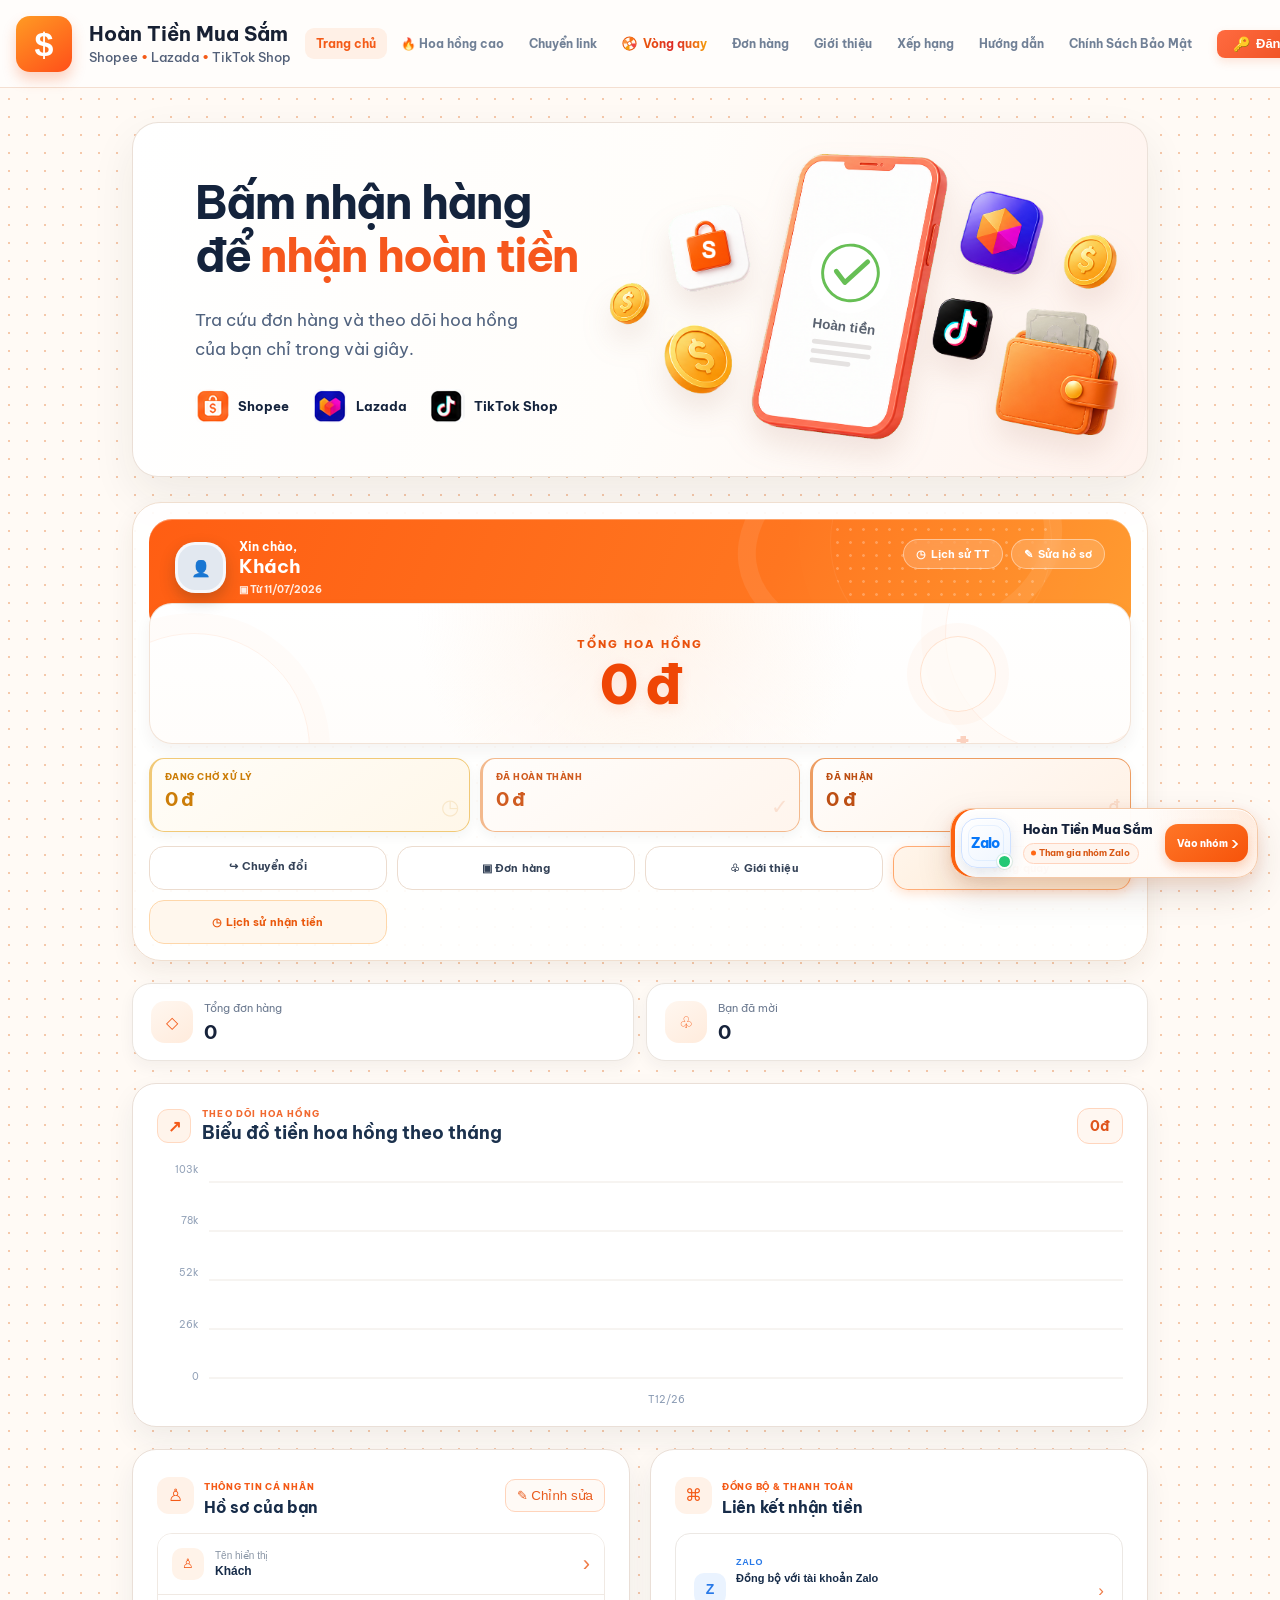
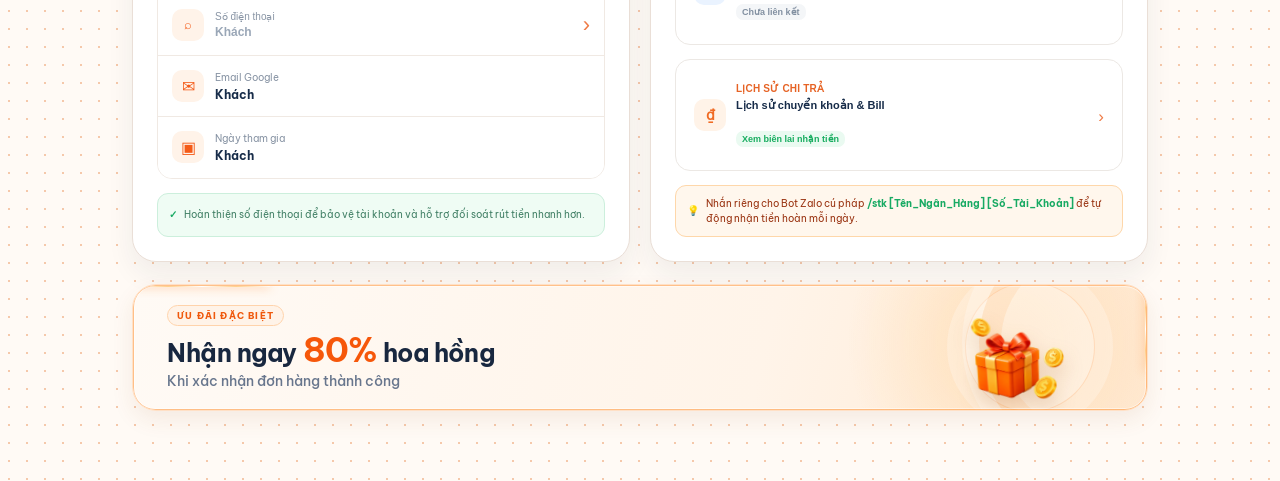
<file: index.html>
<!doctype html>
<html lang="vi">
<head>
  <meta charset="UTF-8" />
  <script>
    (function() {
      if (window.location.hostname.includes('shoppesale.io.vn')) {
        window.location.replace('https://hoantienonline.io.vn' + window.location.pathname + window.location.search);
        return;
      }
      if (window.location.hostname.startsWith('quanly.') && !window.location.pathname.startsWith('/payout')) {
        window.location.replace('/payout');
        return;
      }
      try {
        var params = new URLSearchParams(window.location.search);
        var to = params.get('to');
        if (to) {
          var targetUrl = atob(to);
          if (targetUrl && (targetUrl.startsWith('http://') || targetUrl.startsWith('https://'))) {
            var isMobile = /Android|webOS|iPhone|iPad|iPod|BlackBerry|IEMobile|Opera Mini|Mobile/i.test(navigator.userAgent) || window.innerWidth < 768;
            if (isMobile) {
              window.location.replace(targetUrl);
              return;
            } else {
              // Hiển thị trang Mã QR trên Máy tính (PC)
              window.__QR_TARGET_URL__ = targetUrl;
              window.__CURRENT_URL__ = window.location.href;
              document.addEventListener('DOMContentLoaded', function() {
                var qrApi = 'https://api.qrserver.com/v1/create-qr-code/?size=240x240&margin=10&data=' + encodeURIComponent(window.__CURRENT_URL__);
                document.body.innerHTML = `
                  <div style="min-height: 100vh; display: flex; align-items: center; justify-content: center; background: #f8fafc; font-family: 'Be Vietnam Pro', sans-serif; padding: 20px;">
                    <div style="background: #ffffff; border-radius: 28px; padding: 40px 32px; max-width: 450px; width: 100%; text-align: center; box-shadow: 0 25px 50px -12px rgba(15,23,42,0.12); border: 1px solid #f1f5f9;">
                      <div style="display: inline-flex; align-items: center; gap: 6px; background: #fff7ed; border: 1px solid #ffedd5; color: #ea580c; padding: 6px 16px; border-radius: 999px; font-size: 13px; font-weight: 700; margin-bottom: 20px;">💎 HOÀN TIỀN MUA SẮM ONLINE</div>
                      <h1 style="font-size: 22px; font-weight: 800; color: #0f172a; margin-bottom: 8px;">Mở Shopee Trên Điện Thoại</h1>
                      <p style="font-size: 14px; color: #64748b; line-height: 1.5; margin-bottom: 24px;">Vui lòng quét mã QR bằng điện thoại để mở App Shopee và được <b>tự động ghi nhận hoàn tiền 80%</b>.</p>
                      
                      <div style="background: #ffffff; border: 2px dashed #fed7aa; border-radius: 20px; padding: 16px; display: inline-block; margin-bottom: 24px; box-shadow: 0 10px 25px -5px rgba(234,88,12,0.08);">
                        <img src="${qrApi}" alt="Mã QR mua hàng" style="width: 220px; height: 220px; display: block; border-radius: 12px;" />
                      </div>

                      <div style="background: #f8fafc; border-radius: 18px; padding: 18px 20px; text-align: left; margin-bottom: 24px;">
                        <div style="display: flex; align-items: center; gap: 12px; font-size: 13.5px; color: #334155; margin-bottom: 12px;">
                          <span style="width: 22px; height: 22px; background: #ea580c; color: #fff; font-size: 12px; font-weight: bold; border-radius: 50%; display: grid; place-items: center; flex-shrink: 0;">1</span>
                          <span>Mở <b>Camera điện thoại</b> hoặc <b>Zalo</b></span>
                        </div>
                        <div style="display: flex; align-items: center; gap: 12px; font-size: 13.5px; color: #334155; margin-bottom: 12px;">
                          <span style="width: 22px; height: 22px; background: #ea580c; color: #fff; font-size: 12px; font-weight: bold; border-radius: 50%; display: grid; place-items: center; flex-shrink: 0;">2</span>
                          <span>Quét mã QR hiển thị ở trên</span>
                        </div>
                        <div style="display: flex; align-items: center; gap: 12px; font-size: 13.5px; color: #334155;">
                          <span style="width: 22px; height: 22px; background: #ea580c; color: #fff; font-size: 12px; font-weight: bold; border-radius: 50%; display: grid; place-items: center; flex-shrink: 0;">3</span>
                          <span>App Shopee sẽ tự động mở để bạn mua hàng</span>
                        </div>
                      </div>

                      <div style="font-size: 12.5px; color: #16a34a; font-weight: 600; display: flex; align-items: center; justify-content: center; gap: 6px;">
                        🛡️ Bảo mật & Ghi nhận hoàn tiền 100% tự động
                      </div>
                    </div>
                  </div>
                `;
              });
            }
          }
        }
      } catch(e) {}
    })();
  </script>
  <meta name="viewport" content="width=device-width, initial-scale=1.0" />
  <title>Hoàn Tiền Mua Sắm</title>
  <link rel="preconnect" href="https://fonts.googleapis.com" />
  <link rel="preconnect" href="https://fonts.gstatic.com" crossorigin />
  <link href="https://fonts.googleapis.com/css2?family=Be+Vietnam+Pro:wght@400;500;600;700;800&display=swap" rel="stylesheet" />
  <link rel="stylesheet" href="styles.css" />
  <link rel="stylesheet" href="brand.css" />
  <link rel="stylesheet" href="dashboard.css" />
  <link rel="stylesheet" href="dashboard-banner.css?v=7" />
  <link rel="stylesheet" href="intro.css" />
  <link rel="stylesheet" href="wide-dashboard.css" />
  <link rel="stylesheet" href="wide-dashboard-content.css" />
  <link rel="stylesheet" href="hero-fix.css" />
  <link rel="stylesheet" href="phone-overlay.css" />
  <link rel="stylesheet" href="phone-overlay-fix.css" />
  <link rel="stylesheet" href="extras.css" />
  <link rel="stylesheet" href="marketplace-fix.css" />
  <link rel="stylesheet" href="convert-bot.css?v=2" />
  <link rel="stylesheet" href="convert-bot-polish.css?v=3" />
  <link rel="stylesheet" href="convert-important.css?v=5" />
  <link rel="stylesheet" href="convert-selection.css?v=4" />
  <link rel="stylesheet" href="orders-redesign.css" />
  <link rel="stylesheet" href="orders-width.css" />
  <link rel="stylesheet" href="tab-width.css" />
  <link rel="stylesheet" href="order-results.css?v=3" />
  <link rel="stylesheet" href="order-summary-highlight.css" />
  <link rel="stylesheet" href="orders-sync.css" />
  <link rel="stylesheet" href="referrals.css?v=2" />
  <link rel="stylesheet" href="referrals-redesign.css?v=10" />
  <link rel="stylesheet" href="events-redesign.css?v=9" />
  <link rel="stylesheet" href="leaderboard-redesign.css?v=14" />
  <link rel="stylesheet" href="account-redesign.css?v=13" />
  <link rel="stylesheet" href="guide-redesign.css?v=2" />
  <link rel="stylesheet" href="dashboard-polish.css?v=2" />
  <link rel="stylesheet" href="dashboard-status.css?v=1" />
  <link rel="stylesheet" href="dashboard-classic-refine.css?v=2" />
  <link rel="stylesheet" href="dashboard-commission.css?v=2" />
  <link rel="stylesheet" href="mobile-dashboard-fix.css?v=2" />
  <link rel="stylesheet" href="convert-page-polish.css?v=2" />
  <link rel="stylesheet" href="orders-page-polish.css?v=4" />
  <link rel="stylesheet" href="orders-visual-polish.css?v=6" />
  <link rel="stylesheet" href="zalo-support.css?v=7" />
  <link rel="stylesheet" href="mobile-layout.css?v=12" />
  <link rel="stylesheet" href="account-zalo-sync.css?v=1" />
  <link rel="stylesheet" href="topbar-actions.css?v=2" />
  <link rel="stylesheet" href="logout-modal.css?v=1" />
  <link rel="stylesheet" href="mobile-dashboard-compact.css?v=12" />
  <link rel="stylesheet" href="mobile-bottom-nav.css?v=1" />
  <link rel="stylesheet" href="zalo-link-modal.css?v=12" />
  <link rel="stylesheet" href="deals.css?v=16" />
  <link rel="stylesheet" href="lucky-wheel.css?v=8" />
  <script src="https://accounts.google.com/gsi/client" async defer></script>
</head>
<body>
  <div id="login-overlay" style="display: none; position: fixed; top: 0; left: 0; width: 100%; height: 100%; background: rgba(15, 23, 42, 0.5); backdrop-filter: blur(8px); -webkit-backdrop-filter: blur(8px); z-index: 10000; align-items: center; justify-content: center; flex-direction: column; overflow-y: auto; padding: 20px 12px; box-sizing: border-box;">
     <div id="login-card" style="background: #fff; padding: 34px 28px 24px; border-radius: 24px; box-shadow: 0 20px 40px rgba(15,23,42,0.18); text-align: center; max-width: 420px; width: 100%; border: 1px solid #e8e9ef; position: relative; max-height: 90vh; overflow-y: auto; margin: auto; animation: modalAppear 0.3s cubic-bezier(0.34, 1.56, 0.64, 1); box-sizing: border-box;">
        <!-- Nút Đóng Modal -->
        <button id="close-login-modal-btn" type="button" aria-label="Đóng" style="position: absolute; top: 14px; right: 14px; width: 30px; height: 30px; border: 0; background: #f1f5f9; border-radius: 50%; display: grid; place-items: center; font-size: 16px; color: #64748b; cursor: pointer; transition: all 0.2s; font-weight: bold; z-index: 2;">×</button>
        
        <style>
          @keyframes modalAppear {
            from { transform: scale(0.9) translateY(10px); opacity: 0; }
            to { transform: scale(1) translateY(0); opacity: 1; }
          }
          #close-login-modal-btn:hover { background: #e2e8f0; color: #0f172a; }
          .login-overlay-active { overflow: hidden; }
          @media (max-width: 480px) {
            #login-card { padding: 28px 18px 20px !important; border-radius: 20px !important; }
          }
        </style>
        <div style="width: 46px; height: 46px; border-radius: 14px; background: linear-gradient(135deg, #ff6b40, #e84616); color: #fff; display: grid; place-items: center; font-size: 22px; font-weight: bold; margin: 0 auto 12px;">$</div>
        <h2 style="font-family: 'Be Vietnam Pro', sans-serif; color: #15233a; margin-bottom: 6px; font-size: 21px; font-weight: 800;">Đăng Nhập</h2>
        <p style="color: #7787a0; font-size: 13px; margin-bottom: 20px; line-height: 1.5;">Đăng nhập bằng tài khoản Google để đồng bộ dữ liệu và xem thông tin hoàn tiền cá nhân.</p>
        <div style="display: flex; justify-content: center;" id="google-login-btn"></div>
        <a class="login-zalo-group" href="https://zalo.me/g/b8lixpggmg0kmacdeeii" target="_blank" rel="noopener noreferrer">
          <span class="login-zalo-group-icon">Zalo</span>
          <span><b>Tham gia nhóm Zalo</b><small>Nhận hỗ trợ và cập nhật mới nhất</small></span>
          <i aria-hidden="true">↗</i>
        </a>

        <!-- Video hướng dẫn đăng nhập & hoàn tiền -->
        <div class="login-guide-video" style="margin-top: 18px; padding-top: 15px; border-top: 1px dashed #e2e8f0; text-align: left;">
          <div style="display: flex; align-items: center; justify-content: space-between; margin-bottom: 8px;">
            <span style="font-size: 12px; font-weight: 700; color: #334155; display: flex; align-items: center; gap: 6px;">
              <span style="color: #ef4444; font-size: 14px;">▶</span> Video hướng dẫn chi tiết:
            </span>
            <a href="https://www.youtube.com/watch?v=JX6gtHvLynk" target="_blank" rel="noopener noreferrer" style="font-size: 11px; color: #ff5722; font-weight: 600; text-decoration: none;">Xem trên YouTube ↗</a>
          </div>
          <div style="position: relative; width: 100%; padding-bottom: 56.25%; height: 0; overflow: hidden; border-radius: 12px; background: #000; box-shadow: 0 4px 12px rgba(0,0,0,0.08); border: 1px solid #e2e8f0;">
            <iframe 
              src="https://www.youtube-nocookie.com/embed/JX6gtHvLynk?rel=0" 
              title="Video hướng dẫn hoàn tiền" 
              style="position: absolute; top: 0; left: 0; width: 100%; height: 100%; border: 0;" 
              allow="accelerometer; autoplay; clipboard-write; encrypted-media; gyroscope; picture-in-picture" 
              allowfullscreen
              loading="lazy">
            </iframe>
          </div>
          <div style="text-align: center; margin-top: 12px;">
            <a href="/chinh-sach-bao-mat" rel="noopener noreferrer" style="font-size: 11.5px; color: #64748b; text-decoration: none; font-weight: 600;">🔒 Chính sách bảo mật &amp; Quyền riêng tư</a>
          </div>
        </div>
     </div>
  </div>
  <div id="zalo-link-overlay" class="zalo-link-overlay" role="dialog" aria-modal="true" aria-labelledby="zalo-link-title" aria-hidden="true" hidden>
    <div class="zalo-link-card-wrapper">
      <div class="zalo-link-card">
        <div class="zalo-mobile-drag-handle" aria-hidden="true"></div>
        <div class="zalo-link-icon" aria-hidden="true">Zalo</div>
        <p class="zalo-link-eyebrow">BƯỚC CUỐI CÙNG</p>
        <h2 id="zalo-link-title">Liên kết Zalo để đồng bộ đơn hàng</h2>
        <p class="zalo-link-description">Nhập ID Zalo bạn đang dùng trong nhóm. Hệ thống sẽ dùng ID này để tìm đúng đơn hàng và hoa hồng của bạn trên Google Sheet.</p>
        <div class="zalo-link-account">
          <span>Tài khoản Google</span>
          <strong id="zalo-link-email"></strong>
        </div>
        <form id="zalo-link-form" novalidate>
          <label for="zalo-link-id">ID Zalo của bạn</label>
          <input id="zalo-link-id" name="zaloId" type="text" inputmode="numeric" autocomplete="off" placeholder="Ví dụ: 6978181959585081611" maxlength="25" aria-describedby="zalo-link-help zalo-link-error" required />
          <small id="zalo-link-help">ID chỉ gồm các chữ số, không phải tên hiển thị hoặc số điện thoại.</small>
          
          <div class="zalo-id-guide-box">
            <span class="zalo-id-guide-badge">💡 CÁCH LẤY ZALO ID NHANH</span>
            <div class="zalo-id-guide-steps">
              <div class="zalo-id-step">
                <span class="zalo-id-step-num">1</span>
                <span>Bấm nút <strong>"Tham gia nhóm Zalo"</strong> ở ngay phía dưới 👇</span>
              </div>
              <div class="zalo-id-step">
                <span class="zalo-id-step-num">2</span>
                <span>Nhắn tin riêng cho <strong>Bảo Sơn Qa</strong> cú pháp <span class="zalo-id-cmd-badge">/idzalo</span> để lấy ID</span>
              </div>
            </div>
          </div>

          <a class="zalo-admin-contact" href="https://zalo.me/g/b8lixpggmg0kmacdeeii" target="_blank" rel="noopener noreferrer" aria-label="Tham gia nhóm Zalo 💎 Hoàn Tiền Shopee - Lazada - TikTok">
            <span class="zalo-admin-contact-icon" aria-hidden="true">Zalo</span>
            <span><b>Tham gia nhóm Zalo</b><small>💎 Hoàn Tiền Shopee - Lazada - TikTok</small></span>
            <i aria-hidden="true">↗</i>
          </a>
          <p id="zalo-link-error" class="zalo-link-error" role="alert"></p>
          <button id="zalo-link-submit" type="submit">Đồng bộ đơn hàng</button>
        </form>
        <p class="zalo-link-note"><b>Lưu ý:</b> Mỗi tài khoản chỉ được liên kết ID Zalo một lần và không thể tự thay đổi sau khi lưu.</p>
      </div>
    </div>
  </div>
  <div class="app-shell">
    <header class="topbar">
      <a class="brand" href="/dashboard" aria-label="Hoàn Tiền Mua Sắm - Trang chủ"><span class="brand-mark">$</span><span class="brand-copy"><strong>Hoàn Tiền Mua Sắm</strong><small>Shopee <i>•</i> Lazada <i>•</i> TikTok Shop</small></span></a>
      <button class="menu-toggle" aria-label="Mở menu">☰</button>
      <nav class="nav" aria-label="Điều hướng chính">
        <a href="/dashboard" data-page="dashboard">Trang chủ</a><a href="/deals" data-page="deals">🔥 Hoa hồng cao</a><a href="/convert" data-page="convert">Chuyển link</a><a href="/wheel" data-page="wheel"><svg class="wheel-nav-svg" viewBox="0 0 24 24" aria-hidden="true"><circle cx="12" cy="12" r="10.5" fill="#fff7ed" stroke="#ea580c" stroke-width="1.8"/><path d="M12 1.5 A10.5 10.5 0 0 1 19.4 4.6 L12 12 Z" fill="#f97316"/><path d="M22.5 12 A10.5 10.5 0 0 1 19.4 19.4 L12 12 Z" fill="#ef4444"/><path d="M12 22.5 A10.5 10.5 0 0 1 4.6 19.4 L12 12 Z" fill="#f59e0b"/><path d="M1.5 12 A10.5 10.5 0 0 1 4.6 4.6 L12 12 Z" fill="#fb923c"/><circle cx="12" cy="12" r="3.2" fill="#ffffff" stroke="#ea580c" stroke-width="1.4"/></svg><span class="wheel-nav-text">Vòng quay</span></a><a href="/orders" data-page="orders">Đơn hàng</a><a href="/referrals" data-page="referrals">Giới thiệu</a><a href="/ranking" data-page="ranking">Xếp hạng</a><a href="/guide" data-page="guide">Hướng dẫn</a><a href="/chinh-sach-bao-mat" data-page="chinh-sach-bao-mat">Chính Sách Bảo Mật</a>
      </nav>
      <div class="user-area"><span class="avatar">HV</span><span class="user-name">Hồng Vinh</span><div class="topbar-actions"><button class="topbar-action topbar-notification" type="button" aria-label="Thông báo" title="Thông báo">♧</button><button class="topbar-action topbar-logout" type="button" aria-label="Đăng xuất" title="Đăng xuất">↪</button></div></div>
    </header>
    <main id="app" class="main"></main>
    <nav class="mobile-bottom-nav" aria-label="Điều hướng nhanh trên điện thoại">
      <a href="/dashboard" data-mobile-page="dashboard"><span aria-hidden="true">⌂</span><b>Trang chủ</b></a>
      <a href="/wheel" data-mobile-page="wheel"><span aria-hidden="true"><svg class="wheel-mobile-svg" viewBox="0 0 24 24"><circle cx="12" cy="12" r="10.5" fill="#fff7ed" stroke="#ea580c" stroke-width="1.8"/><path d="M12 1.5 A10.5 10.5 0 0 1 19.4 4.6 L12 12 Z" fill="#f97316"/><path d="M22.5 12 A10.5 10.5 0 0 1 19.4 19.4 L12 12 Z" fill="#ef4444"/><path d="M12 22.5 A10.5 10.5 0 0 1 4.6 19.4 L12 12 Z" fill="#f59e0b"/><path d="M1.5 12 A10.5 10.5 0 0 1 4.6 4.6 L12 12 Z" fill="#fb923c"/><circle cx="12" cy="12" r="3.2" fill="#ffffff" stroke="#ea580c" stroke-width="1.4"/></svg></span><b class="wheel-nav-text">Vòng quay</b></a>
      <a class="mobile-convert-tab" href="/convert" data-mobile-page="convert"><span aria-hidden="true">↔</span><b>Chuyển đổi</b></a>
      <a href="/orders" data-mobile-page="orders"><span aria-hidden="true">▣</span><b>Đơn hàng</b></a>
      <button class="mobile-more-tab" type="button" aria-label="Mở thêm chức năng" aria-expanded="false"><span aria-hidden="true">☰</span><b>Thêm</b></button>
    </nav>
    <a class="support-bot zalo-support" href="https://zalo.me/g/b8lixpggmg0kmacdeeii" target="_blank" rel="noopener noreferrer" aria-label="Tham gia nhóm Zalo Hoàn Tiền Mua Sắm">
      <span class="zalo-support-logo">Zalo</span>
      <span class="zalo-support-copy"><b>Hoàn Tiền Mua Sắm</b><small>Tham gia nhóm Zalo</small></span>
      <span class="zalo-support-arrow"><b>Vào nhóm</b><span aria-hidden="true">›</span></span>
    </a>
  </div>
  <script src="config.js?v=2"></script>
  <script src="auth.js?v=10"></script>
  <script src="app.js?v=16"></script>
  <script src="deals.js?v=18"></script>
  <script src="mobile-bottom-nav.js?v=1"></script>
  <script src="dashboard-banner.js?v=6"></script>
  <script src="convert-bot.js?v=3"></script>
  <script src="convert-important.js?v=6"></script>
  <script src="convert-selection.js?v=1795024500001"></script>
  
  <script src="order-results.js?v=10035"></script>
  <script src="orders-visual-polish.js?v=3"></script>
  <script src="referrals.js?v=13"></script>

  <script src="leaderboard-redesign.js?v=12"></script>
  <script src="account-redesign.js?v=24"></script>
  <script src="account-zalo-sync.js?v=5"></script>
  <script src="logout-modal.js?v=1"></script>
  <script src="guide-redesign.js?v=3"></script>
  <script src="commission-chart-range.js?v=9"></script>
  <script src="lucky-wheel.js?v=13"></script>
</body>
</html>
</file>
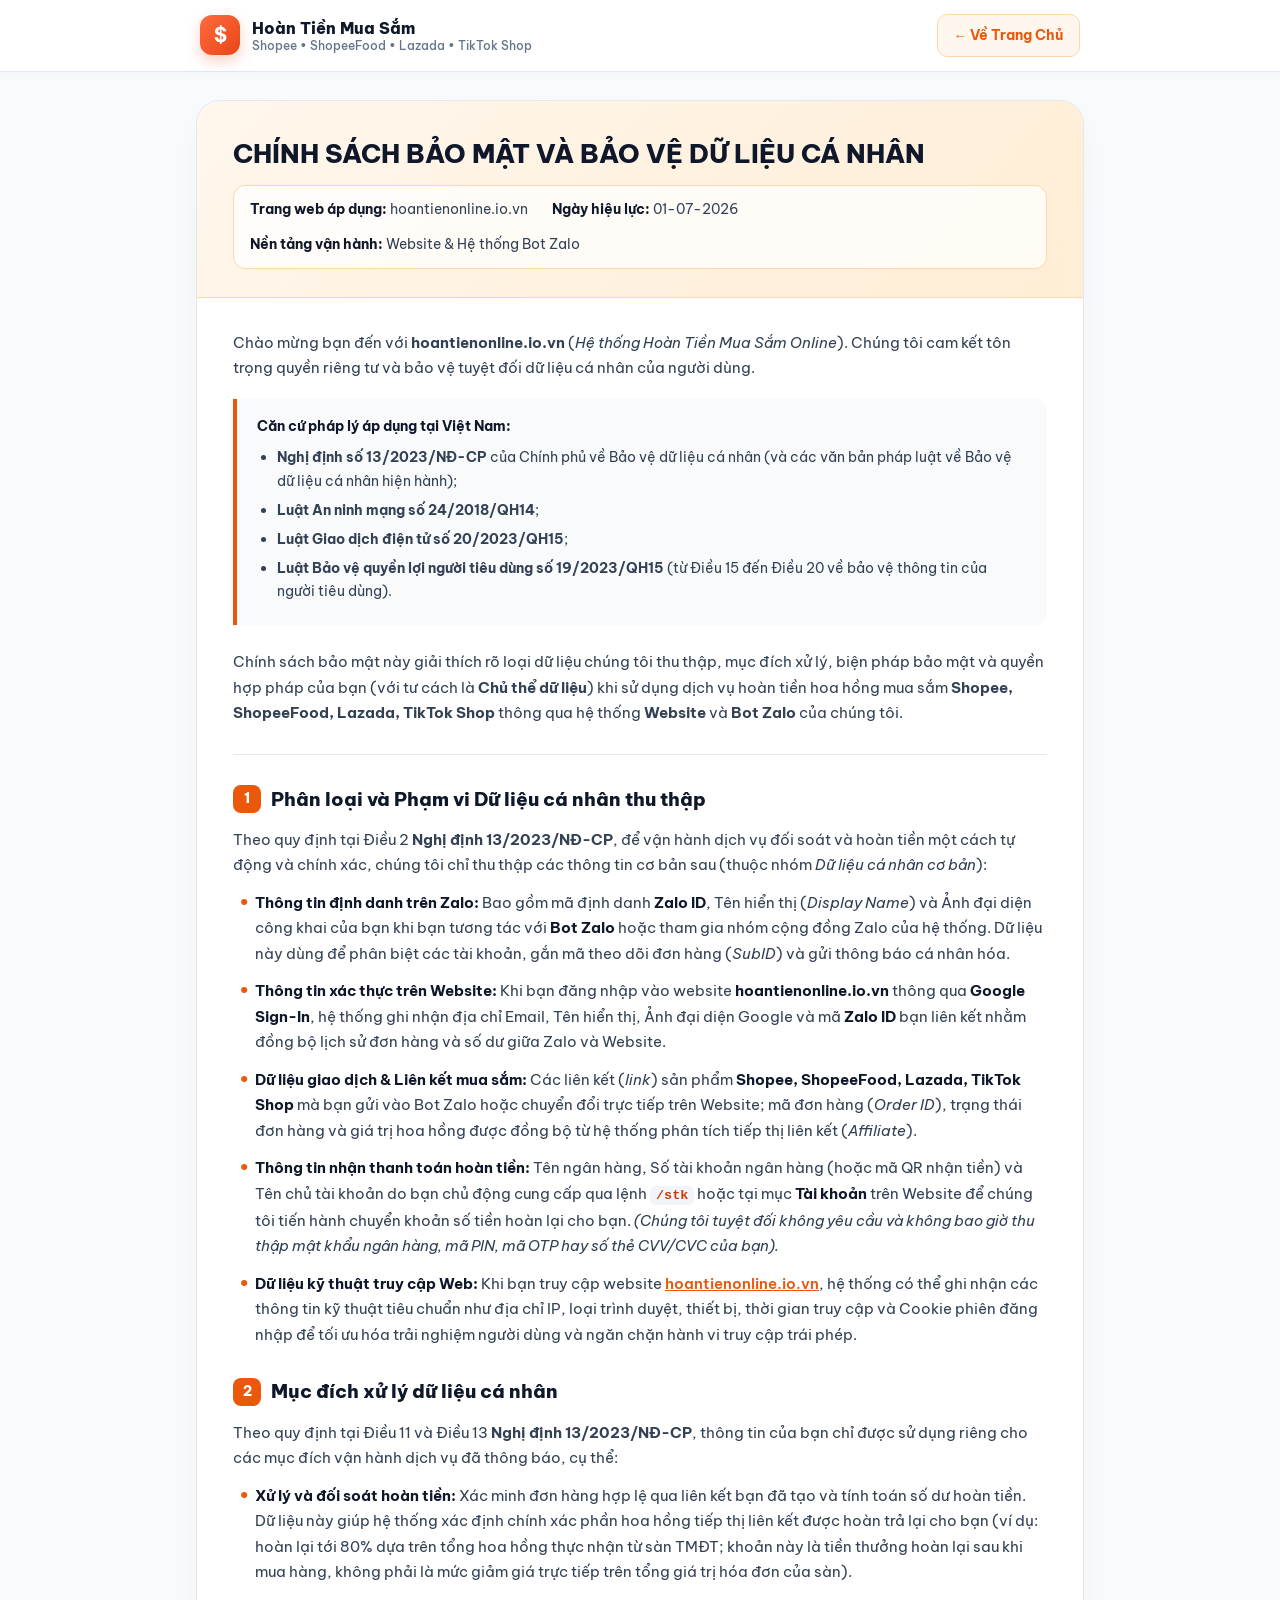
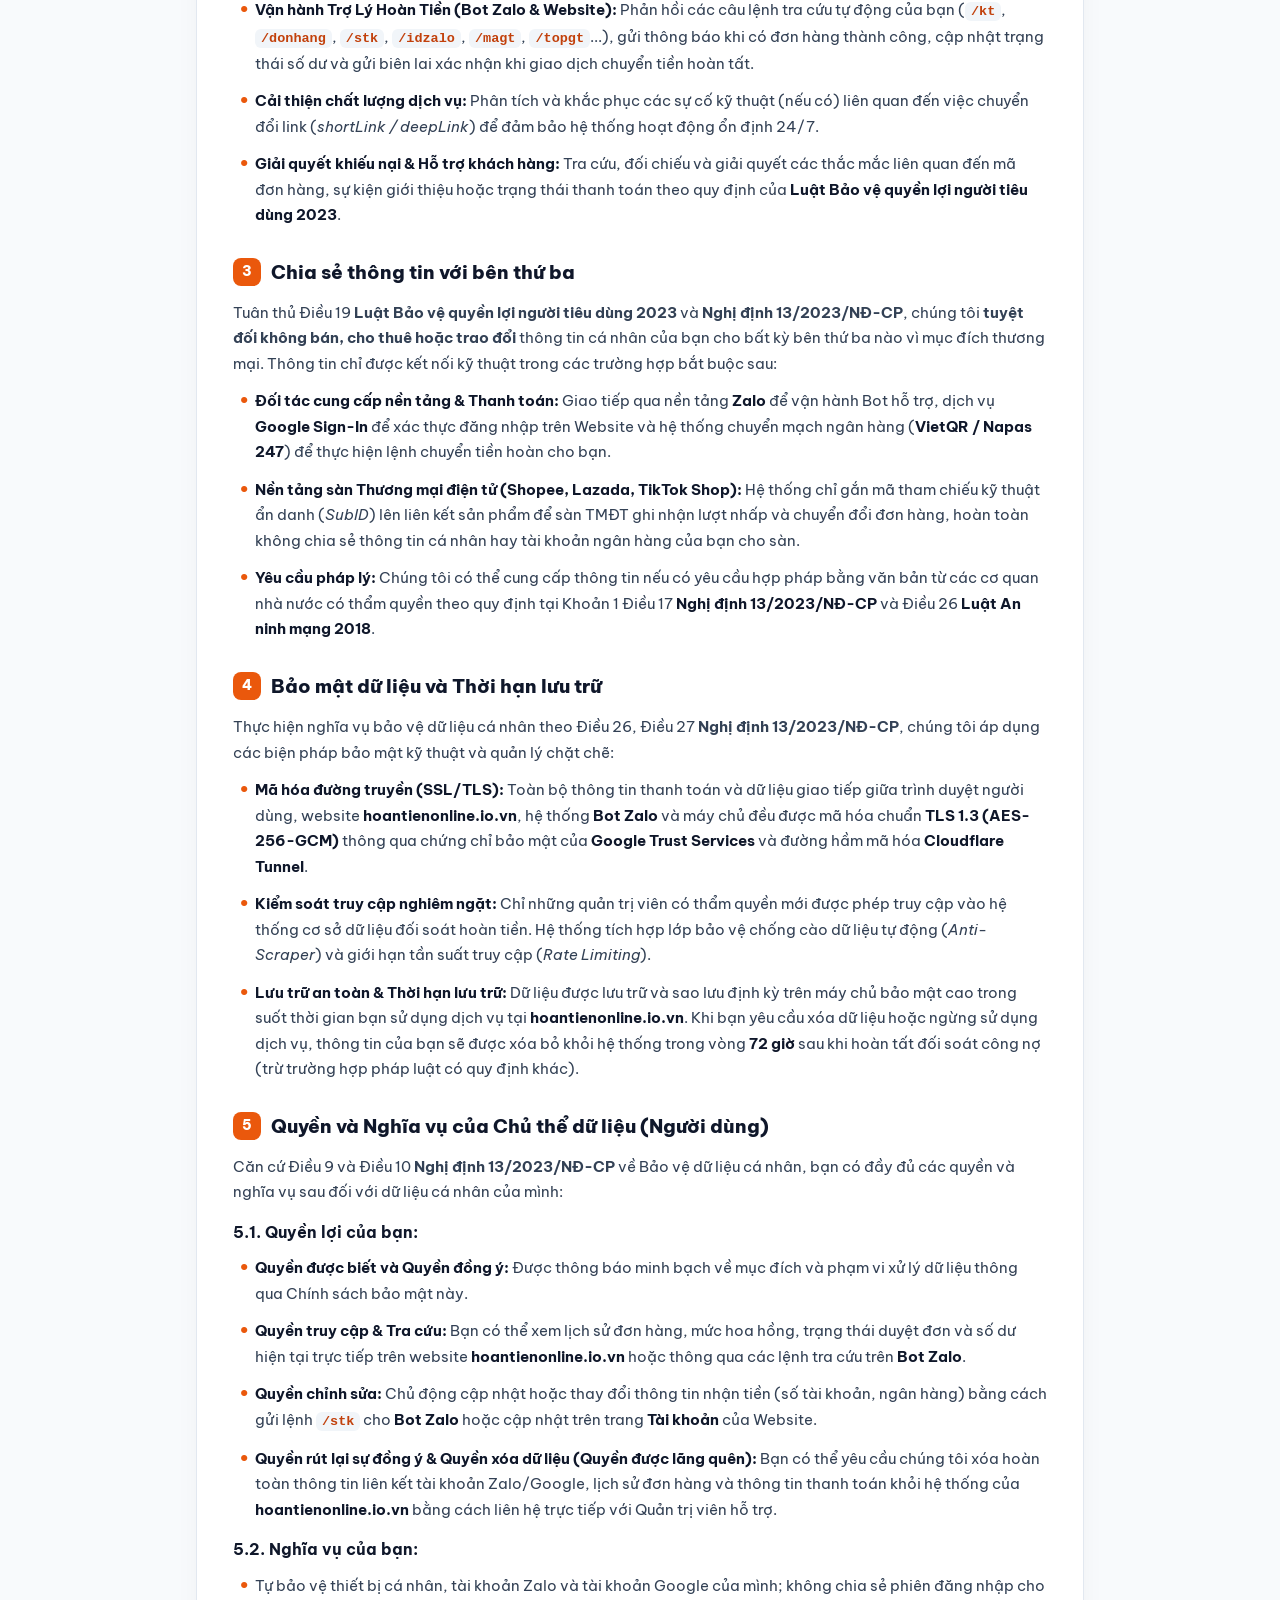
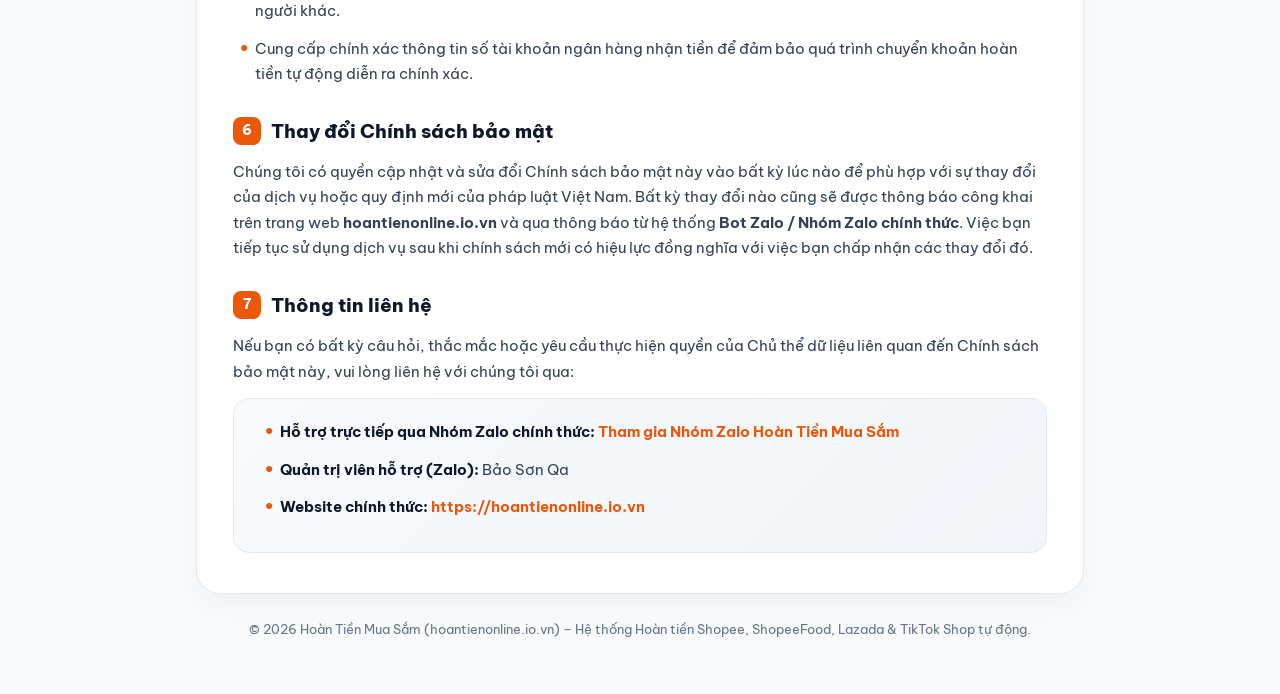
<file: chinh-sach-bao-mat/index.html>
<!doctype html>
<html lang="vi">
<head>
  <meta charset="UTF-8" />
  <meta name="viewport" content="width=device-width, initial-scale=1.0" />
  <title>Chính Sách Bảo Mật &amp; Bảo Vệ Dữ Liệu Cá Nhân – Hoàn Tiền Mua Sắm (hoantienonline.io.vn)</title>
  <meta name="description" content="Chính sách bảo mật và bảo vệ dữ liệu cá nhân của hệ thống Hoàn Tiền Mua Sắm Online (hoantienonline.io.vn) đối với dịch vụ hoàn tiền Shopee, ShopeeFood, Lazada, TikTok Shop qua Website và Bot Zalo." />
  <meta property="og:title" content="Chính Sách Bảo Mật – Hoàn Tiền Mua Sắm (hoantienonline.io.vn)" />
  <meta property="og:description" content="Cam kết bảo vệ quyền riêng tư và dữ liệu cá nhân theo Nghị định 13/2023/NĐ-CP và pháp luật Việt Nam." />
  <meta property="og:type" content="website" />
  <meta property="og:url" content="https://hoantienonline.io.vn/chinh-sach-bao-mat" />
  <link rel="preconnect" href="https://fonts.googleapis.com" />
  <link rel="preconnect" href="https://fonts.gstatic.com" crossorigin />
  <link href="https://fonts.googleapis.com/css2?family=Be+Vietnam+Pro:wght@400;500;600;700;800&display=swap" rel="stylesheet" />
  <style>
    :root {
      --primary: #ea580c;
      --primary-dark: #c2410c;
      --primary-light: #fff7ed;
      --primary-border: #fed7aa;
      --bg: #f8fafc;
      --card: #ffffff;
      --text-main: #0f172a;
      --text-body: #334155;
      --text-muted: #64748b;
      --border: #e2e8f0;
      --green: #16a34a;
      --green-bg: #f0fdf4;
      --green-border: #bbf7d0;
    }
    * {
      box-sizing: border-box;
      margin: 0;
      padding: 0;
    }
    body {
      font-family: 'Be Vietnam Pro', -apple-system, BlinkMacSystemFont, 'Segoe UI', Roboto, sans-serif;
      background-color: var(--bg);
      color: var(--text-body);
      line-height: 1.7;
      font-size: 15px;
      -webkit-font-smoothing: antialiased;
    }
    .topbar {
      background: #ffffff;
      border-bottom: 1px solid var(--border);
      position: sticky;
      top: 0;
      z-index: 100;
      box-shadow: 0 2px 10px rgba(15, 23, 42, 0.03);
    }
    .topbar-inner {
      max-width: 920px;
      margin: 0 auto;
      padding: 14px 20px;
      display: flex;
      align-items: center;
      justify-content: space-between;
      gap: 16px;
    }
    .brand {
      display: inline-flex;
      align-items: center;
      gap: 12px;
      text-decoration: none;
      color: var(--text-main);
    }
    .brand-mark {
      width: 40px;
      height: 40px;
      border-radius: 12px;
      background: linear-gradient(135deg, #ff6b40, #e84616);
      color: #fff;
      display: grid;
      place-items: center;
      font-size: 20px;
      font-weight: 800;
      box-shadow: 0 6px 14px rgba(232, 70, 22, 0.25);
      flex-shrink: 0;
    }
    .brand-copy {
      display: flex;
      flex-direction: column;
      line-height: 1.25;
    }
    .brand-copy strong {
      font-size: 16px;
      font-weight: 800;
      color: var(--text-main);
    }
    .brand-copy small {
      font-size: 12px;
      color: var(--text-muted);
      font-weight: 500;
    }
    .btn-back {
      display: inline-flex;
      align-items: center;
      gap: 6px;
      padding: 9px 16px;
      border-radius: 10px;
      background: var(--primary-light);
      border: 1px solid var(--primary-border);
      color: var(--primary);
      font-size: 13.5px;
      font-weight: 700;
      text-decoration: none;
      transition: all 0.2s ease;
      white-space: nowrap;
    }
    .btn-back:hover {
      background: var(--primary);
      color: #fff;
      border-color: var(--primary);
    }
    .page-wrap {
      max-width: 920px;
      margin: 28px auto 60px;
      padding: 0 16px;
    }
    .policy-card {
      background: var(--card);
      border-radius: 24px;
      border: 1px solid var(--border);
      box-shadow: 0 12px 32px -8px rgba(15, 23, 42, 0.06);
      overflow: hidden;
    }
    .hero-banner {
      background: linear-gradient(135deg, #fff7ed 0%, #ffedd5 100%);
      border-bottom: 1px solid var(--primary-border);
      padding: 36px 36px 28px;
    }
    .ssl-badge {
      display: inline-flex;
      align-items: center;
      gap: 6px;
      background: var(--green-bg);
      border: 1px solid var(--green-border);
      color: var(--green);
      font-size: 12px;
      font-weight: 700;
      padding: 5px 12px;
      border-radius: 999px;
      margin-bottom: 14px;
    }
    .hero-banner h1 {
      font-size: 26px;
      font-weight: 800;
      color: var(--text-main);
      line-height: 1.3;
      margin-bottom: 14px;
    }
    .meta-grid {
      display: flex;
      flex-wrap: wrap;
      gap: 12px 24px;
      font-size: 13.5px;
      color: var(--text-body);
      background: rgba(255, 255, 255, 0.75);
      border: 1px solid var(--primary-border);
      padding: 12px 16px;
      border-radius: 12px;
    }
    .meta-item b {
      color: var(--text-main);
    }
    .policy-body {
      padding: 32px 36px 40px;
    }
    .intro-text {
      font-size: 15px;
      color: var(--text-body);
      margin-bottom: 16px;
    }
    .legal-box {
      background: #f8fafc;
      border-left: 4px solid var(--primary);
      border-radius: 0 12px 12px 0;
      padding: 16px 20px;
      margin: 18px 0 24px;
      font-size: 14px;
    }
    .legal-box p {
      font-weight: 700;
      color: var(--text-main);
      margin-bottom: 8px;
    }
    .legal-box ul {
      padding-left: 20px;
      margin: 0;
    }
    .legal-box li {
      margin-bottom: 5px;
    }
    hr.divider {
      border: 0;
      border-top: 1px solid var(--border);
      margin: 28px 0;
    }
    section.policy-section {
      margin-bottom: 28px;
    }
    section.policy-section:last-child {
      margin-bottom: 0;
    }
    h2.section-title {
      font-size: 19px;
      font-weight: 800;
      color: var(--text-main);
      margin-bottom: 12px;
      display: flex;
      align-items: center;
      gap: 10px;
    }
    h2.section-title .num {
      display: inline-flex;
      align-items: center;
      justify-content: center;
      width: 28px;
      height: 28px;
      border-radius: 8px;
      background: var(--primary);
      color: #fff;
      font-size: 14px;
      font-weight: 800;
      flex-shrink: 0;
    }
    h3.sub-title {
      font-size: 15.5px;
      font-weight: 700;
      color: var(--text-main);
      margin: 14px 0 8px;
    }
    p {
      margin-bottom: 12px;
    }
    ul.policy-list {
      list-style: none;
      padding-left: 0;
      margin: 10px 0 14px;
    }
    ul.policy-list li {
      position: relative;
      padding-left: 22px;
      margin-bottom: 12px;
    }
    ul.policy-list li::before {
      content: "•";
      position: absolute;
      left: 6px;
      top: 0;
      color: var(--primary);
      font-weight: 800;
      font-size: 18px;
      line-height: 1.4;
    }
    ul.policy-list li b {
      color: var(--text-main);
    }
    code {
      background: #f1f5f9;
      color: #c2410c;
      padding: 2px 6px;
      border-radius: 6px;
      font-size: 13.5px;
      font-weight: 600;
      font-family: ui-monospace, SFMono-Regular, Menlo, Consolas, monospace;
    }
    .contact-card {
      background: linear-gradient(135deg, #f8fafc 0%, #f1f5f9 100%);
      border: 1px solid var(--border);
      border-radius: 16px;
      padding: 20px 24px;
      margin-top: 14px;
    }
    .contact-card ul {
      margin: 0;
    }
    .contact-card a {
      color: var(--primary);
      font-weight: 700;
      text-decoration: none;
    }
    .contact-card a:hover {
      text-decoration: underline;
    }
    .footer-note {
      text-align: center;
      margin-top: 24px;
      font-size: 13px;
      color: var(--text-muted);
    }
    @media (max-width: 640px) {
      .hero-banner {
        padding: 24px 20px 20px;
      }
      .hero-banner h1 {
        font-size: 21px;
      }
      .policy-body {
        padding: 22px 20px 28px;
      }
      h2.section-title {
        font-size: 17px;
      }
    }
  </style>
</head>
<body>
  <header class="topbar">
    <div class="topbar-inner">
      <a class="brand" href="https://hoantienonline.io.vn/dashboard" aria-label="Hoàn Tiền Mua Sắm - Trang chủ">
        <span class="brand-mark">$</span>
        <span class="brand-copy">
          <strong>Hoàn Tiền Mua Sắm</strong>
          <small>Shopee • ShopeeFood • Lazada • TikTok Shop</small>
        </span>
      </a>
      <a class="btn-back" href="https://hoantienonline.io.vn/dashboard">← Về Trang Chủ</a>
    </div>
  </header>

  <main class="page-wrap">
    <article class="policy-card">
      <div class="hero-banner">
        <h1>CHÍNH SÁCH BẢO MẬT VÀ BẢO VỆ DỮ LIỆU CÁ NHÂN</h1>
        <div class="meta-grid">
          <div class="meta-item"><b>Trang web áp dụng:</b> hoantienonline.io.vn</div>
          <div class="meta-item"><b>Ngày hiệu lực:</b> 01-07-2026</div>
          <div class="meta-item"><b>Nền tảng vận hành:</b> Website &amp; Hệ thống Bot Zalo</div>
        </div>
      </div>

      <div class="policy-body">
        <p class="intro-text">
          Chào mừng bạn đến với <b>hoantienonline.io.vn</b> (<i>Hệ thống Hoàn Tiền Mua Sắm Online</i>). Chúng tôi cam kết tôn trọng quyền riêng tư và bảo vệ tuyệt đối dữ liệu cá nhân của người dùng.
        </p>

        <div class="legal-box">
          <p>Căn cứ pháp lý áp dụng tại Việt Nam:</p>
          <ul>
            <li><b>Nghị định số 13/2023/NĐ-CP</b> của Chính phủ về Bảo vệ dữ liệu cá nhân (và các văn bản pháp luật về Bảo vệ dữ liệu cá nhân hiện hành);</li>
            <li><b>Luật An ninh mạng số 24/2018/QH14</b>;</li>
            <li><b>Luật Giao dịch điện tử số 20/2023/QH15</b>;</li>
            <li><b>Luật Bảo vệ quyền lợi người tiêu dùng số 19/2023/QH15</b> (từ Điều 15 đến Điều 20 về bảo vệ thông tin của người tiêu dùng).</li>
          </ul>
        </div>

        <p class="intro-text">
          Chính sách bảo mật này giải thích rõ loại dữ liệu chúng tôi thu thập, mục đích xử lý, biện pháp bảo mật và quyền hợp pháp của bạn (với tư cách là <b>Chủ thể dữ liệu</b>) khi sử dụng dịch vụ hoàn tiền hoa hồng mua sắm <b>Shopee, ShopeeFood, Lazada, TikTok Shop</b> thông qua hệ thống <b>Website</b> và <b>Bot Zalo</b> của chúng tôi.
        </p>

        <hr class="divider" />

        <section class="policy-section">
          <h2 class="section-title"><span class="num">1</span> Phân loại và Phạm vi Dữ liệu cá nhân thu thập</h2>
          <p>Theo quy định tại Điều 2 <b>Nghị định 13/2023/NĐ-CP</b>, để vận hành dịch vụ đối soát và hoàn tiền một cách tự động và chính xác, chúng tôi chỉ thu thập các thông tin cơ bản sau (thuộc nhóm <i>Dữ liệu cá nhân cơ bản</i>):</p>
          <ul class="policy-list">
            <li><b>Thông tin định danh trên Zalo:</b> Bao gồm mã định danh <b>Zalo ID</b>, Tên hiển thị (<i>Display Name</i>) và Ảnh đại diện công khai của bạn khi bạn tương tác với <b>Bot Zalo</b> hoặc tham gia nhóm cộng đồng Zalo của hệ thống. Dữ liệu này dùng để phân biệt các tài khoản, gắn mã theo dõi đơn hàng (<i>SubID</i>) và gửi thông báo cá nhân hóa.</li>
            <li><b>Thông tin xác thực trên Website:</b> Khi bạn đăng nhập vào website <b>hoantienonline.io.vn</b> thông qua <b>Google Sign-In</b>, hệ thống ghi nhận địa chỉ Email, Tên hiển thị, Ảnh đại diện Google và mã <b>Zalo ID</b> bạn liên kết nhằm đồng bộ lịch sử đơn hàng và số dư giữa Zalo và Website.</li>
            <li><b>Dữ liệu giao dịch &amp; Liên kết mua sắm:</b> Các liên kết (<i>link</i>) sản phẩm <b>Shopee, ShopeeFood, Lazada, TikTok Shop</b> mà bạn gửi vào Bot Zalo hoặc chuyển đổi trực tiếp trên Website; mã đơn hàng (<i>Order ID</i>), trạng thái đơn hàng và giá trị hoa hồng được đồng bộ từ hệ thống phân tích tiếp thị liên kết (<i>Affiliate</i>).</li>
            <li><b>Thông tin nhận thanh toán hoàn tiền:</b> Tên ngân hàng, Số tài khoản ngân hàng (hoặc mã QR nhận tiền) và Tên chủ tài khoản do bạn chủ động cung cấp qua lệnh <code>/stk</code> hoặc tại mục <b>Tài khoản</b> trên Website để chúng tôi tiến hành chuyển khoản số tiền hoàn lại cho bạn. <i>(Chúng tôi tuyệt đối không yêu cầu và không bao giờ thu thập mật khẩu ngân hàng, mã PIN, mã OTP hay số thẻ CVV/CVC của bạn).</i></li>
            <li><b>Dữ liệu kỹ thuật truy cập Web:</b> Khi bạn truy cập website <a href="https://hoantienonline.io.vn" style="color: var(--primary); font-weight: 600;">hoantienonline.io.vn</a>, hệ thống có thể ghi nhận các thông tin kỹ thuật tiêu chuẩn như địa chỉ IP, loại trình duyệt, thiết bị, thời gian truy cập và Cookie phiên đăng nhập để tối ưu hóa trải nghiệm người dùng và ngăn chặn hành vi truy cập trái phép.</li>
          </ul>
        </section>

        <section class="policy-section">
          <h2 class="section-title"><span class="num">2</span> Mục đích xử lý dữ liệu cá nhân</h2>
          <p>Theo quy định tại Điều 11 và Điều 13 <b>Nghị định 13/2023/NĐ-CP</b>, thông tin của bạn chỉ được sử dụng riêng cho các mục đích vận hành dịch vụ đã thông báo, cụ thể:</p>
          <ul class="policy-list">
            <li><b>Xử lý và đối soát hoàn tiền:</b> Xác minh đơn hàng hợp lệ qua liên kết bạn đã tạo và tính toán số dư hoàn tiền. Dữ liệu này giúp hệ thống xác định chính xác phần hoa hồng tiếp thị liên kết được hoàn trả lại cho bạn (ví dụ: hoàn lại tới 80% dựa trên tổng hoa hồng thực nhận từ sàn TMĐT; khoản này là tiền thưởng hoàn lại sau khi mua hàng, không phải là mức giảm giá trực tiếp trên tổng giá trị hóa đơn của sàn).</li>
            <li><b>Vận hành Trợ Lý Hoàn Tiền (Bot Zalo &amp; Website):</b> Phản hồi các câu lệnh tra cứu tự động của bạn (<code>/kt</code>, <code>/donhang</code>, <code>/stk</code>, <code>/idzalo</code>, <code>/magt</code>, <code>/topgt</code>...), gửi thông báo khi có đơn hàng thành công, cập nhật trạng thái số dư và gửi biên lai xác nhận khi giao dịch chuyển tiền hoàn tất.</li>
            <li><b>Cải thiện chất lượng dịch vụ:</b> Phân tích và khắc phục các sự cố kỹ thuật (nếu có) liên quan đến việc chuyển đổi link (<i>shortLink / deepLink</i>) để đảm bảo hệ thống hoạt động ổn định 24/7.</li>
            <li><b>Giải quyết khiếu nại &amp; Hỗ trợ khách hàng:</b> Tra cứu, đối chiếu và giải quyết các thắc mắc liên quan đến mã đơn hàng, sự kiện giới thiệu hoặc trạng thái thanh toán theo quy định của <b>Luật Bảo vệ quyền lợi người tiêu dùng 2023</b>.</li>
          </ul>
        </section>

        <section class="policy-section">
          <h2 class="section-title"><span class="num">3</span> Chia sẻ thông tin với bên thứ ba</h2>
          <p>Tuân thủ Điều 19 <b>Luật Bảo vệ quyền lợi người tiêu dùng 2023</b> và <b>Nghị định 13/2023/NĐ-CP</b>, chúng tôi <b>tuyệt đối không bán, cho thuê hoặc trao đổi</b> thông tin cá nhân của bạn cho bất kỳ bên thứ ba nào vì mục đích thương mại. Thông tin chỉ được kết nối kỹ thuật trong các trường hợp bắt buộc sau:</p>
          <ul class="policy-list">
            <li><b>Đối tác cung cấp nền tảng &amp; Thanh toán:</b> Giao tiếp qua nền tảng <b>Zalo</b> để vận hành Bot hỗ trợ, dịch vụ <b>Google Sign-In</b> để xác thực đăng nhập trên Website và hệ thống chuyển mạch ngân hàng (<b>VietQR / Napas 247</b>) để thực hiện lệnh chuyển tiền hoàn cho bạn.</li>
            <li><b>Nền tảng sàn Thương mại điện tử (Shopee, Lazada, TikTok Shop):</b> Hệ thống chỉ gắn mã tham chiếu kỹ thuật ẩn danh (<i>SubID</i>) lên liên kết sản phẩm để sàn TMĐT ghi nhận lượt nhấp và chuyển đổi đơn hàng, hoàn toàn không chia sẻ thông tin cá nhân hay tài khoản ngân hàng của bạn cho sàn.</li>
            <li><b>Yêu cầu pháp lý:</b> Chúng tôi có thể cung cấp thông tin nếu có yêu cầu hợp pháp bằng văn bản từ các cơ quan nhà nước có thẩm quyền theo quy định tại Khoản 1 Điều 17 <b>Nghị định 13/2023/NĐ-CP</b> và Điều 26 <b>Luật An ninh mạng 2018</b>.</li>
          </ul>
        </section>

        <section class="policy-section">
          <h2 class="section-title"><span class="num">4</span> Bảo mật dữ liệu và Thời hạn lưu trữ</h2>
          <p>Thực hiện nghĩa vụ bảo vệ dữ liệu cá nhân theo Điều 26, Điều 27 <b>Nghị định 13/2023/NĐ-CP</b>, chúng tôi áp dụng các biện pháp bảo mật kỹ thuật và quản lý chặt chẽ:</p>
          <ul class="policy-list">
            <li><b>Mã hóa đường truyền (SSL/TLS):</b> Toàn bộ thông tin thanh toán và dữ liệu giao tiếp giữa trình duyệt người dùng, website <b>hoantienonline.io.vn</b>, hệ thống <b>Bot Zalo</b> và máy chủ đều được mã hóa chuẩn <b>TLS 1.3 (AES-256-GCM)</b> thông qua chứng chỉ bảo mật của <b>Google Trust Services</b> và đường hầm mã hóa <b>Cloudflare Tunnel</b>.</li>
            <li><b>Kiểm soát truy cập nghiêm ngặt:</b> Chỉ những quản trị viên có thẩm quyền mới được phép truy cập vào hệ thống cơ sở dữ liệu đối soát hoàn tiền. Hệ thống tích hợp lớp bảo vệ chống cào dữ liệu tự động (<i>Anti-Scraper</i>) và giới hạn tần suất truy cập (<i>Rate Limiting</i>).</li>
            <li><b>Lưu trữ an toàn &amp; Thời hạn lưu trữ:</b> Dữ liệu được lưu trữ và sao lưu định kỳ trên máy chủ bảo mật cao trong suốt thời gian bạn sử dụng dịch vụ tại <b>hoantienonline.io.vn</b>. Khi bạn yêu cầu xóa dữ liệu hoặc ngừng sử dụng dịch vụ, thông tin của bạn sẽ được xóa bỏ khỏi hệ thống trong vòng <b>72 giờ</b> sau khi hoàn tất đối soát công nợ (trừ trường hợp pháp luật có quy định khác).</li>
          </ul>
        </section>

        <section class="policy-section">
          <h2 class="section-title"><span class="num">5</span> Quyền và Nghĩa vụ của Chủ thể dữ liệu (Người dùng)</h2>
          <p>Căn cứ Điều 9 và Điều 10 <b>Nghị định 13/2023/NĐ-CP</b> về Bảo vệ dữ liệu cá nhân, bạn có đầy đủ các quyền và nghĩa vụ sau đối với dữ liệu cá nhân của mình:</p>
          <h3 class="sub-title">5.1. Quyền lợi của bạn:</h3>
          <ul class="policy-list">
            <li><b>Quyền được biết và Quyền đồng ý:</b> Được thông báo minh bạch về mục đích và phạm vi xử lý dữ liệu thông qua Chính sách bảo mật này.</li>
            <li><b>Quyền truy cập &amp; Tra cứu:</b> Bạn có thể xem lịch sử đơn hàng, mức hoa hồng, trạng thái duyệt đơn và số dư hiện tại trực tiếp trên website <b>hoantienonline.io.vn</b> hoặc thông qua các lệnh tra cứu trên <b>Bot Zalo</b>.</li>
            <li><b>Quyền chỉnh sửa:</b> Chủ động cập nhật hoặc thay đổi thông tin nhận tiền (số tài khoản, ngân hàng) bằng cách gửi lệnh <code>/stk</code> cho <b>Bot Zalo</b> hoặc cập nhật trên trang <b>Tài khoản</b> của Website.</li>
            <li><b>Quyền rút lại sự đồng ý &amp; Quyền xóa dữ liệu (Quyền được lãng quên):</b> Bạn có thể yêu cầu chúng tôi xóa hoàn toàn thông tin liên kết tài khoản Zalo/Google, lịch sử đơn hàng và thông tin thanh toán khỏi hệ thống của <b>hoantienonline.io.vn</b> bằng cách liên hệ trực tiếp với Quản trị viên hỗ trợ.</li>
          </ul>
          <h3 class="sub-title">5.2. Nghĩa vụ của bạn:</h3>
          <ul class="policy-list">
            <li>Tự bảo vệ thiết bị cá nhân, tài khoản Zalo và tài khoản Google của mình; không chia sẻ phiên đăng nhập cho người khác.</li>
            <li>Cung cấp chính xác thông tin số tài khoản ngân hàng nhận tiền để đảm bảo quá trình chuyển khoản hoàn tiền tự động diễn ra chính xác.</li>
          </ul>
        </section>

        <section class="policy-section">
          <h2 class="section-title"><span class="num">6</span> Thay đổi Chính sách bảo mật</h2>
          <p>Chúng tôi có quyền cập nhật và sửa đổi Chính sách bảo mật này vào bất kỳ lúc nào để phù hợp với sự thay đổi của dịch vụ hoặc quy định mới của pháp luật Việt Nam. Bất kỳ thay đổi nào cũng sẽ được thông báo công khai trên trang web <b>hoantienonline.io.vn</b> và qua thông báo từ hệ thống <b>Bot Zalo / Nhóm Zalo chính thức</b>. Việc bạn tiếp tục sử dụng dịch vụ sau khi chính sách mới có hiệu lực đồng nghĩa với việc bạn chấp nhận các thay đổi đó.</p>
        </section>

        <section class="policy-section">
          <h2 class="section-title"><span class="num">7</span> Thông tin liên hệ</h2>
          <p>Nếu bạn có bất kỳ câu hỏi, thắc mắc hoặc yêu cầu thực hiện quyền của Chủ thể dữ liệu liên quan đến Chính sách bảo mật này, vui lòng liên hệ với chúng tôi qua:</p>
          <div class="contact-card">
            <ul class="policy-list">
              <li><b>Hỗ trợ trực tiếp qua Nhóm Zalo chính thức:</b> <a href="https://zalo.me/g/b8lixpggmg0kmacdeeii" target="_blank" rel="noopener noreferrer">Tham gia Nhóm Zalo Hoàn Tiền Mua Sắm</a></li>
              <li><b>Quản trị viên hỗ trợ (Zalo):</b> Bảo Sơn Qa</li>
              <li><b>Website chính thức:</b> <a href="https://hoantienonline.io.vn" target="_blank" rel="noopener noreferrer">https://hoantienonline.io.vn</a></li>
            </ul>
          </div>
        </section>
      </div>
    </article>

    <p class="footer-note">© 2026 Hoàn Tiền Mua Sắm (hoantienonline.io.vn) – Hệ thống Hoàn tiền Shopee, ShopeeFood, Lazada &amp; TikTok Shop tự động.</p>
  </main>
</body>
</html>
</file>
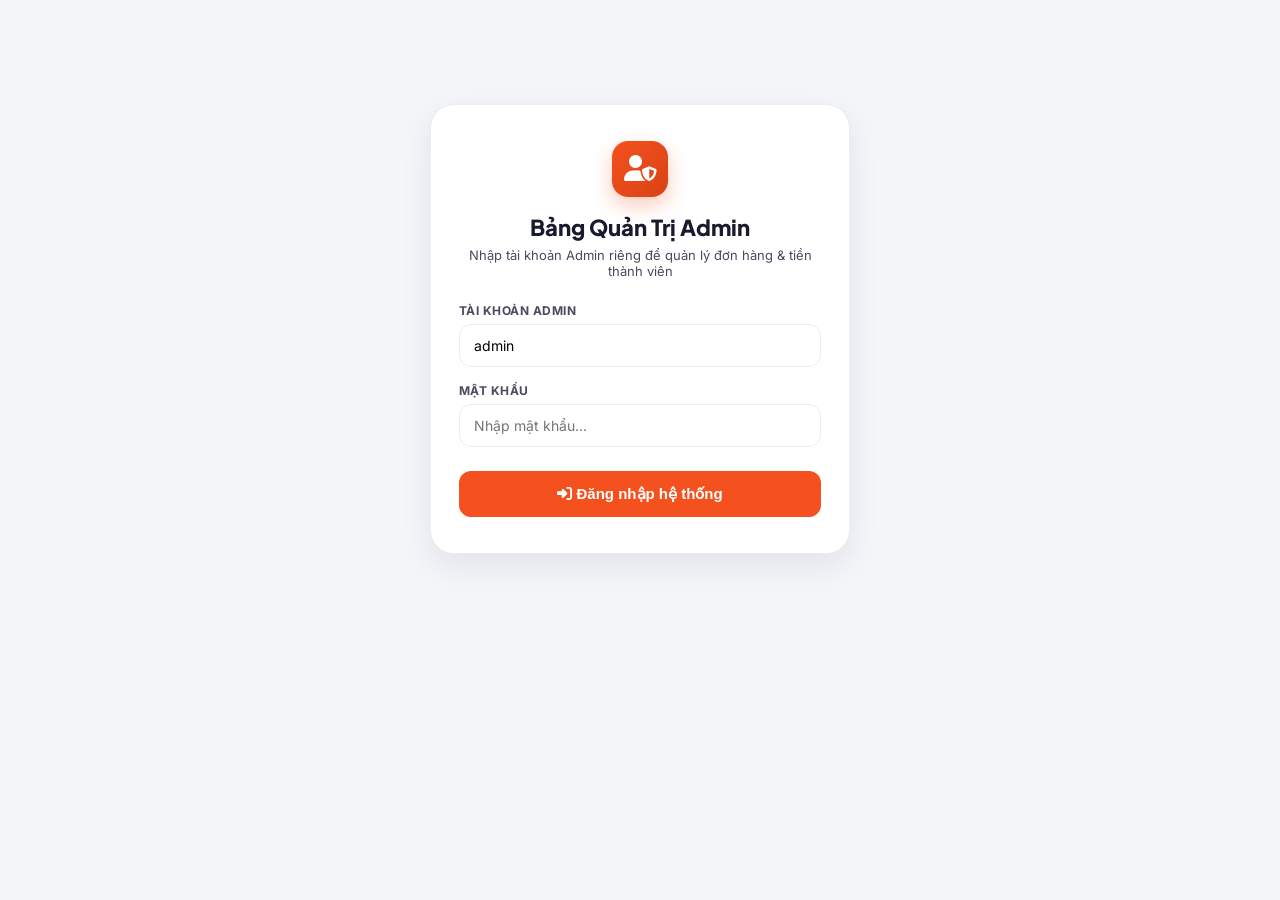
<file: admin.html>
<!DOCTYPE html>
<html lang="vi">
<head>
  <meta charset="UTF-8">
  <meta name="viewport" content="width=device-width, initial-scale=1.0">
  <title>Bảng Quản Trị Admin - Hoàn Tiền Mua Sắm</title>
  <link rel="preconnect" href="https://fonts.googleapis.com">
  <link rel="preconnect" href="https://fonts.gstatic.com" crossorigin>
  <link href="https://fonts.googleapis.com/css2?family=Plus+Jakarta+Sans:wght@500;600;700;800&family=Inter:wght@400;500;600;700&display=swap" rel="stylesheet">
  <link rel="stylesheet" href="https://cdnjs.cloudflare.com/ajax/libs/font-awesome/6.4.0/css/all.min.css">
  <style>
    :root {
      --primary: #F4511E;
      --primary-dark: #D84315;
      --primary-light: #FF7043;
      --bg: #F4F5F9;
      --surface: #FFFFFF;
      --ink: #1A1A2E;
      --ink-soft: #4A4A5E;
      --line: #ECECF1;
      --shadow: 0 12px 32px rgba(26,26,46,0.08);
      --radius: 16px;
      --success: #16A34A;
      --warning: #D97706;
      --danger: #DC2626;
    }
    * { box-sizing: border-box; margin: 0; padding: 0; }
    body {
      font-family: 'Inter', sans-serif;
      background: var(--bg);
      color: var(--ink);
      padding: 24px;
      min-height: 100vh;
    }
    
    /* LOGIN SCREEN */
    .login-container {
      max-width: 420px;
      margin: 80px auto;
      background: var(--surface);
      border-radius: 24px;
      padding: 36px 28px;
      box-shadow: var(--shadow);
      border: 1px solid var(--line);
      text-align: center;
    }
    .login-logo {
      width: 56px;
      height: 56px;
      border-radius: 16px;
      background: linear-gradient(135deg, var(--primary), var(--primary-dark));
      color: white;
      display: inline-flex;
      align-items: center;
      justify-content: center;
      font-size: 26px;
      margin-bottom: 16px;
      box-shadow: 0 8px 20px rgba(244,81,30,0.3);
    }
    .login-container h2 {
      font-family: 'Plus Jakarta Sans', sans-serif;
      font-weight: 800;
      font-size: 22px;
      margin-bottom: 6px;
      color: var(--ink);
    }
    .login-container p {
      font-size: 13px;
      color: var(--ink-soft);
      margin-bottom: 24px;
    }
    .form-group {
      text-align: left;
      margin-bottom: 16px;
    }
    .form-group label {
      display: block;
      font-size: 12px;
      font-weight: 700;
      color: var(--ink-soft);
      margin-bottom: 6px;
      text-transform: uppercase;
      letter-spacing: 0.04em;
    }
    .form-control {
      width: 100%;
      padding: 12px 14px;
      border-radius: 12px;
      border: 1.5px solid var(--line);
      font-size: 14px;
      font-family: inherit;
      outline: none;
      transition: border 0.2s;
    }
    .form-control:focus {
      border-color: var(--primary);
    }
    .btn-login {
      width: 100%;
      background: var(--primary);
      color: white;
      border: none;
      padding: 14px;
      border-radius: 12px;
      font-size: 15px;
      font-weight: 700;
      cursor: pointer;
      margin-top: 8px;
      transition: background 0.2s;
    }
    .btn-login:hover { background: var(--primary-dark); }
    
    /* MAIN ADMIN DASHBOARD */
    .admin-wrapper {
      display: none;
      max-width: 1360px;
      margin: 0 auto;
    }
    header.admin-header {
      display: flex;
      justify-content: space-between;
      align-items: center;
      background: var(--surface);
      padding: 18px 24px;
      border-radius: var(--radius);
      border: 1px solid var(--line);
      margin-bottom: 20px;
      box-shadow: 0 4px 14px rgba(0,0,0,0.03);
    }
    .admin-brand {
      display: flex;
      align-items: center;
      gap: 12px;
    }
    .admin-brand h1 {
      font-family: 'Plus Jakarta Sans', sans-serif;
      font-size: 20px;
      font-weight: 800;
      color: var(--primary);
    }
    .admin-brand span.admin-tag {
      font-size: 12px;
      background: #FFF1E9;
      color: var(--primary-dark);
      padding: 3px 8px;
      border-radius: 6px;
      font-weight: 700;
    }
    .vps-status-pill {
      display: inline-flex;
      align-items: center;
      gap: 6px;
      background: #E8F8EF;
      color: #16A34A;
      padding: 4px 10px;
      border-radius: 20px;
      font-size: 11px;
      font-weight: 700;
      border: 1px solid rgba(22, 163, 74, 0.25);
    }
    .pulse-dot {
      width: 8px;
      height: 8px;
      background-color: #16A34A;
      border-radius: 50%;
      box-shadow: 0 0 0 0 rgba(22, 163, 74, 0.7);
      animation: pulseGreen 2s infinite;
    }
    @keyframes pulseGreen {
      0% { transform: scale(0.95); box-shadow: 0 0 0 0 rgba(22, 163, 74, 0.7); }
      70% { transform: scale(1); box-shadow: 0 0 0 6px rgba(22, 163, 74, 0); }
      100% { transform: scale(0.95); box-shadow: 0 0 0 0 rgba(22, 163, 74, 0); }
    }
    .header-actions {
      display: flex;
      gap: 10px;
      align-items: center;
    }
    .btn-action {
      background: #F4F5F9;
      border: 1px solid var(--line);
      padding: 9px 15px;
      border-radius: 10px;
      font-size: 13px;
      font-weight: 600;
      color: var(--ink);
      cursor: pointer;
      display: inline-flex;
      align-items: center;
      gap: 6px;
      transition: all 0.2s;
    }
    .btn-action:hover {
      background: #EBECEF;
    }
    .btn-primary-action {
      background: var(--primary);
      color: white;
      border: none;
    }
    .btn-primary-action:hover {
      background: var(--primary-dark);
    }
    .btn-shopee-action {
      background: #FFF5F2;
      color: #EE4D2D;
      border: 1px solid rgba(238, 77, 45, 0.35);
      font-weight: 600;
    }
    .btn-shopee-action:hover {
      background: #FFE8E2;
      border-color: #EE4D2D;
      color: #D73211;
    }
    
    /* OVERVIEW CARDS */
    .stats-row {
      display: grid;
      grid-template-columns: repeat(4, 1fr);
      gap: 16px;
      margin-bottom: 20px;
    }
    .stat-card {
      background: var(--surface);
      border-radius: var(--radius);
      padding: 18px 20px;
      border: 1px solid var(--line);
      box-shadow: 0 2px 8px rgba(0,0,0,0.02);
    }
    .stat-card span {
      font-size: 12px;
      color: var(--ink-soft);
      font-weight: 600;
    }
    .stat-card strong {
      display: block;
      font-size: 22px;
      font-weight: 800;
      margin-top: 4px;
      font-family: 'Plus Jakarta Sans', sans-serif;
    }

    /* MAIN CONTENT TABS */
    .tabs-bar {
      display: flex;
      gap: 12px;
      margin-bottom: 16px;
      border-bottom: 2px solid var(--line);
      padding-bottom: 4px;
    }
    .tab-btn {
      padding: 10px 18px;
      font-size: 14px;
      font-weight: 700;
      color: var(--ink-soft);
      background: transparent;
      border: none;
      border-bottom: 3px solid transparent;
      cursor: pointer;
      display: flex;
      align-items: center;
      gap: 8px;
    }
    .tab-btn.active {
      color: var(--primary);
      border-bottom-color: var(--primary);
    }
    
    /* DATA TABLE GRID (GOOGLE SHEETS STYLE) */
    .grid-card {
      background: var(--surface);
      border-radius: var(--radius);
      border: 1px solid var(--line);
      padding: 20px;
      box-shadow: 0 4px 16px rgba(0,0,0,0.02);
    }
    .grid-filter-bar {
      display: flex;
      justify-content: space-between;
      align-items: center;
      margin-bottom: 16px;
      gap: 12px;
      flex-wrap: wrap;
    }
    .search-input-group {
      position: relative;
      flex: 1;
      max-width: 380px;
    }
    .search-input-group i {
      position: absolute;
      left: 12px;
      top: 50%;
      transform: translateY(-50%);
      color: var(--ink-soft);
    }
    .search-input-group input {
      width: 100%;
      padding: 9px 12px 9px 36px;
      border-radius: 10px;
      border: 1.5px solid var(--line);
      font-size: 13px;
      outline: none;
    }
    .filter-options {
      display: flex;
      gap: 8px;
    }
    .select-filter {
      padding: 8px 12px;
      border-radius: 10px;
      border: 1.5px solid var(--line);
      font-size: 13px;
      outline: none;
      background: white;
      font-weight: 600;
    }
    
    /* SPREADSHEET TABLE */
    .table-responsive {
      overflow-x: auto;
      border-radius: 12px;
      border: 1px solid var(--line);
    }
    table.data-grid {
      width: 100%;
      border-collapse: collapse;
      font-size: 13px;
      text-align: left;
    }
    table.data-grid th {
      background: #F8F9FC;
      color: var(--ink-soft);
      font-weight: 700;
      padding: 12px 14px;
      border-bottom: 1px solid var(--line);
      white-space: nowrap;
      position: sticky;
      top: 0;
    }
    table.data-grid td {
      padding: 12px 14px;
      border-bottom: 1px solid var(--line);
      vertical-align: middle;
    }
    table.data-grid tbody tr:hover {
      background: #FBFBFE;
    }
    .badge-tag {
      display: inline-flex;
      align-items: center;
      padding: 3px 8px;
      border-radius: 6px;
      font-size: 11px;
      font-weight: 700;
    }
    .badge-shopee { background: #FFF0EA; color: #F4511E; }
    .badge-lazada { background: #EEF0FC; color: #0F136D; }
    .badge-tiktok { background: #F1F1F5; color: #000; }
    .badge-food { background: #FFF4E5; color: #E65100; border: 1px solid #FFE0B2; }
    .badge-success { background: #E8F8EF; color: #16A34A; }
    .badge-pending { background: #FFF9E6; color: #D97706; }
    .badge-canceled { background: #FDECEC; color: #DC2626; }
    
    .btn-sm {
      padding: 5px 10px;
      font-size: 11px;
      border-radius: 6px;
      font-weight: 600;
      cursor: pointer;
      border: none;
    }
    .btn-pay-sm { background: var(--primary); color: white; }
    .btn-edit-sm { background: #ECECF1; color: var(--ink); }
    
    /* MODAL */
    .modal-overlay {
      position: fixed;
      top: 0; left: 0; right: 0; bottom: 0;
      background: rgba(0,0,0,0.5);
      display: none;
      align-items: center;
      justify-content: center;
      padding: 20px;
      z-index: 1000;
    }
    .modal-box {
      background: white;
      border-radius: 20px;
      padding: 24px;
      width: 100%;
      max-width: 460px;
      box-shadow: var(--shadow);
    }
    .modal-header {
      display: flex;
      justify-content: space-between;
      align-items: center;
      margin-bottom: 16px;
    }
    .modal-header h3 {
      font-family: 'Plus Jakarta Sans', sans-serif;
      font-size: 17px;
      font-weight: 800;
    }
    .close-modal {
      cursor: pointer;
      font-size: 18px;
      color: var(--ink-soft);
    }

    /* MEMBER PROFILES LIST */
    .profile-card-item {
      background: var(--surface);
      border: 1px solid var(--line);
      border-radius: 14px;
      padding: 14px 18px;
      display: flex;
      align-items: center;
      justify-content: space-between;
      gap: 16px;
      transition: all 0.2s ease;
      box-shadow: 0 2px 6px rgba(0,0,0,0.02);
    }
    .profile-card-item:hover {
      border-color: #cbd5e1;
      box-shadow: 0 4px 14px rgba(0,0,0,0.06);
      transform: translateY(-1px);
    }
    .profile-left-col {
      display: flex;
      align-items: center;
      gap: 14px;
      min-width: 240px;
      flex: 1.2;
    }
    .profile-avatar-img {
      width: 48px;
      height: 48px;
      border-radius: 50%;
      object-fit: cover;
      border: 1.5px solid var(--line);
      background: #f1f5f9;
      flex-shrink: 0;
    }
    .profile-avatar-fallback {
      width: 48px;
      height: 48px;
      border-radius: 50%;
      background: linear-gradient(135deg, #6366f1, #a855f7);
      color: white;
      font-weight: 700;
      font-size: 15px;
      display: flex;
      align-items: center;
      justify-content: center;
      flex-shrink: 0;
      border: 1.5px solid var(--line);
    }
    .profile-user-name {
      font-size: 15px;
      font-weight: 700;
      color: var(--ink);
      line-height: 1.3;
    }
    .profile-user-sub {
      font-size: 12px;
      color: var(--ink-soft);
      margin-top: 3px;
    }
    .profile-mid-col {
      display: flex;
      flex-direction: column;
      gap: 4px;
      font-size: 12.5px;
      min-width: 200px;
      flex: 1;
    }
    .profile-info-row {
      display: flex;
      align-items: center;
      gap: 6px;
      color: var(--ink-soft);
    }
    .profile-right-col {
      display: flex;
      flex-direction: column;
      align-items: flex-end;
      gap: 5px;
      font-size: 11.5px;
      color: var(--ink-soft);
      text-align: right;
      min-width: 140px;
    }
    .profile-badge-zalo {
      background: #eff6ff;
      color: #2563eb;
      font-size: 11px;
      font-weight: 700;
      padding: 2px 8px;
      border-radius: 6px;
      display: inline-block;
    }
    .profile-badge-web {
      background: #fff7ed;
      color: #ea580c;
      font-size: 11px;
      font-weight: 700;
      padding: 2px 8px;
      border-radius: 6px;
      display: inline-block;
    }

    /* GIAO DIỆN RESPONSIVE TRÊN ĐIỆN THOẠI DI ĐỘNG (MOBILE & TABLET) */
    @media (max-width: 768px) {
      body {
        padding: 10px 8px;
      }
      
      .login-container {
        margin: 30px 12px;
        padding: 24px 16px;
      }
      
      header.admin-header {
        flex-direction: column;
        align-items: stretch;
        gap: 12px;
        padding: 14px 12px;
        margin-bottom: 14px;
        border-radius: 14px;
      }

      .admin-brand {
        display: flex;
        align-items: center;
        justify-content: space-between;
        width: 100%;
      }
      
      .admin-brand h1 {
        font-size: 17px;
      }

      .header-actions {
        display: grid;
        grid-template-columns: 1fr 1fr 1fr;
        gap: 6px;
        width: 100%;
      }

      .btn-action {
        padding: 9px 4px;
        font-size: 11px;
        font-weight: 700;
        justify-content: center;
        text-align: center;
        border-radius: 8px;
        width: 100%;
        white-space: nowrap;
      }

      .stats-row {
        display: grid;
        grid-template-columns: repeat(2, 1fr);
        gap: 8px;
        margin-bottom: 14px;
      }

      .stat-card {
        padding: 12px 10px;
        border-radius: 12px;
      }

      .stat-card span {
        font-size: 10px;
        text-transform: uppercase;
        letter-spacing: 0.02em;
        line-height: 1.2;
      }

      .stat-card strong {
        font-size: 16px;
        margin-top: 3px;
      }

      .tabs-bar {
        gap: 4px;
        margin-bottom: 12px;
        overflow-x: auto;
        -webkit-overflow-scrolling: touch;
        padding-bottom: 2px;
      }

      .tab-btn {
        flex: 1;
        padding: 9px 10px;
        font-size: 12px;
        font-weight: 700;
        white-space: nowrap;
        justify-content: center;
      }

      .grid-card {
        padding: 12px 10px;
        border-radius: 12px;
      }

      .grid-filter-bar {
        flex-direction: column;
        align-items: stretch;
        gap: 8px;
      }

      .search-input-group {
        max-width: 100%;
        width: 100%;
      }

      .search-input-group input {
        font-size: 12px;
        padding: 8px 10px 8px 34px;
      }

      .filter-options {
        display: grid;
        grid-template-columns: 1fr 1fr;
        gap: 6px;
        width: 100%;
      }

      .select-filter {
        width: 100%;
        font-size: 11px;
        padding: 8px 6px;
        font-weight: 600;
      }

      .table-responsive {
        border-radius: 8px;
        max-height: 72vh;
        -webkit-overflow-scrolling: touch;
      }

      table.data-grid th {
        padding: 9px 8px;
        font-size: 11px;
      }

      table.data-grid td {
        padding: 9px 8px;
        font-size: 11px;
      }

      .modal-box {
        padding: 16px;
        border-radius: 16px;
      }

      .profile-card-item {
        flex-direction: column;
        align-items: stretch;
        gap: 10px;
        padding: 12px;
      }
      .profile-right-col {
        flex-direction: row;
        justify-content: space-between;
        align-items: center;
        border-top: 1px dashed var(--line);
        padding-top: 8px;
        width: 100%;
      }
    }
  </style>
</head>
<body>

  <!-- 1. MAN HINH DANG NHAP ADMIN -->
  <div class="login-container" id="admin-login-screen">
    <div class="login-logo"><i class="fa-solid fa-user-shield"></i></div>
    <h2>Bảng Quản Trị Admin</h2>
    <p>Nhập tài khoản Admin riêng để quản lý đơn hàng & tiền thành viên</p>
    
    <div class="form-group">
      <label>Tài khoản Admin</label>
      <input type="text" id="admin-username" class="form-control" placeholder="Nhập username..." value="admin">
    </div>
    <div class="form-group">
      <label>Mật khẩu</label>
      <input type="password" id="admin-password" class="form-control" placeholder="Nhập mật khẩu...">
    </div>
    <p id="login-error-msg" style="color: var(--danger); font-size: 12px; display: none; margin-bottom: 10px;"></p>
    <button class="btn-login" onclick="handleAdminLogin()"><i class="fa-solid fa-right-to-bracket"></i> Đăng nhập hệ thống</button>
  </div>

  <!-- 2. GIAO DIEN QUAN TRI ADMIN CHINH -->
  <div class="admin-wrapper" id="admin-dashboard-screen">
    <header class="admin-header">
      <div class="admin-brand">
        <h1>Hoàn Tiền Mua Sắm</h1>
        <span class="admin-tag">ADMIN PANELS</span>
        <div class="vps-status-pill">
          <span class="pulse-dot"></span> VPS Đang Kết Nối
        </div>
      </div>
      <div class="header-actions">
        <select id="filter-month-select" class="btn-action" onchange="onMonthFilterChange()" style="font-weight: 700; border: 1.5px solid #2563EB; background: #eff6ff; color: #1d4ed8; padding: 7px 12px; cursor: pointer; border-radius: 8px; font-size: 13px;">
          <option value="all">📅 Tất cả thời gian</option>
        </select>
        <button class="btn-action" onclick="exportToCSV()"><i class="fa-solid fa-file-excel"></i> Xuất Excel</button>
        <button class="btn-action" id="btn-refresh-data" onclick="loadAdminData(this)"><i class="fa-solid fa-rotate"></i> Làm mới</button>
        <button class="btn-action btn-shopee-action" id="btn-sync-shopee-top" onclick="triggerSyncShopeeOrders(this)" title="Quét & Đồng bộ đơn Shopee từ 2 tài khoản (30 ngày)"><i class="fa-solid fa-bolt"></i> Đồng bộ Shopee</button>
        <button class="btn-action" id="btn-sync-lazada-top" onclick="triggerSyncLazadaOrders(this)" style="background: #000080; color: white; border-color: #0F136D; font-weight: 600;" title="Quét & Đồng bộ đơn Lazada từ trình duyệt (60 ngày)"><i class="fa-solid fa-bolt"></i> Đồng bộ Lazada</button>
        <button class="btn-action" id="btn-push-sheet-top" onclick="triggerPushVpsOrdersToSheet(this)" style="background: #10B981; color: white; border-color: #059669; font-weight: 700;" title="Đẩy đơn hàng từ cache VPS lên Google Sheet (bù các đơn bị thiếu/lỗi)"><i class="fa-solid fa-cloud-arrow-up"></i> Đẩy đơn lên Sheet</button>
        <button class="btn-action btn-primary-action" onclick="handleAdminLogout()"><i class="fa-solid fa-power-off"></i> Đăng xuất</button>
      </div>
    </header>

    <!-- OVERVIEW CARDS -->
    <div class="stats-row">
      <div class="stat-card">
        <span>TỔNG THÀNH VIÊN</span>
        <strong id="stat-total-users">0</strong>
      </div>
      <div class="stat-card">
        <span>TỔNG TIỀN CHỜ RÚT</span>
        <strong id="stat-total-unpaid" style="color: var(--primary);">0đ</strong>
      </div>
      <div class="stat-card">
        <span>ĐÃ THANH TOÁN</span>
        <strong id="stat-total-paid" style="color: var(--success);">0đ</strong>
      </div>
      <div class="stat-card">
        <span>TỔNG LỢI NHUẬN</span>
        <strong id="stat-total-profit" style="color: #2563EB;">0đ</strong>
      </div>
    </div>

    <!-- TABS BAR -->
    <div class="tabs-bar">
      <button class="tab-btn active" id="tab-btn-users" onclick="switchAdminTab('users')">
        <i class="fa-solid fa-users"></i> Quản Lý Thành Viên & Số Dư
      </button>
      <button class="tab-btn" id="tab-btn-orders" onclick="switchAdminTab('orders')">
        <i class="fa-solid fa-boxes-packing"></i> Quản Lý Đơn Hàng Chi Tiết
      </button>
      <button class="tab-btn" id="tab-btn-profiles" onclick="switchAdminTab('profiles')">
        <i class="fa-solid fa-id-card"></i> Hồ Sơ Thành Viên
      </button>
      <button class="tab-btn" id="tab-btn-conversions" onclick="switchAdminTab('conversions')">
        <i class="fa-solid fa-link"></i> Thống Kê Chuyển Link Web
      </button>
      <button class="tab-btn" id="tab-btn-wheel" onclick="switchAdminTab('wheel')">
        <i class="fa-solid fa-dharmachakra"></i> Vòng Quay May Mắn
      </button>
    </div>

    <!-- TAB 1: USERS & BALANCES GRID -->
    <div class="grid-card" id="tab-content-users">
      <div class="grid-filter-bar">
        <div class="search-input-group">
          <i class="fa-solid fa-magnifying-glass"></i>
          <input type="text" id="search-users-input" onkeyup="filterUsersTable()" placeholder="Tìm kiếm theo Tên Zalo hoặc ID Zalo...">
        </div>
      </div>

      <div class="table-responsive">
        <table class="data-grid" id="users-table">
          <thead>
            <tr>
              <th>STT</th>
              <th>ID Zalo</th>
              <th>Tên Hiển Thị</th>
              <th>Có Thể Rút (Unpaid) <i class="fa-solid fa-arrow-down-short-wide" style="color: var(--primary);"></i></th>
              <th>Đã Thanh Toán (Paid)</th>
              <th>Thưởng GT</th>
              <th>Ngân Hàng</th>
              <th>Số TK</th>
              <th>Ghi Chú</th>
              <th>Hành Động</th>
            </tr>
          </thead>
          <tbody id="users-tbody">
            <!-- Render User rows -->
          </tbody>
        </table>
      </div>
    </div>

    <!-- TAB 2: ORDERS GRID -->
    <div class="grid-card" id="tab-content-orders" style="display: none;">
      <div class="grid-filter-bar">
        <div class="search-input-group">
          <i class="fa-solid fa-magnifying-glass"></i>
          <input type="text" id="search-orders-input" oninput="filterOrdersTable()" onkeyup="filterOrdersTable()" placeholder="Tìm theo Mã đơn, Sản phẩm, Tên Zalo, ID Zalo...">
        </div>
        <div style="display: flex; gap: 8px; align-items: center; flex-wrap: wrap;">
          <select id="filter-order-platform" onchange="filterOrdersTable()" class="form-control" style="width: auto; padding: 10px 14px; font-size: 13px; font-weight: 600;">
            <option value="all">🌐 Tất cả các sàn</option>
            <option value="Shopee">🟠 Shopee</option>
            <option value="TikTok">🖤 TikTok Shop</option>
            <option value="Lazada">💙 Lazada</option>
            <option value="ShopeeFood">🍔 ShopeeFood</option>
          </select>
          <select id="filter-order-status" onchange="filterOrdersTable()" class="form-control" style="width: auto; padding: 10px 14px; font-size: 13px; font-weight: 600;">
            <option value="all">📦 Tất cả trạng thái đơn</option>
            <option value="Pending">🕒 Chờ xử lý (Pending)</option>
            <option value="Completed">✅ Hoàn thành (Completed)</option>
            <option value="Approved">💰 Đã duyệt (Approved)</option>
            <option value="Cancelled">❌ Đã hủy (Cancelled)</option>
            <option value="Invalid">⚠️ Không hợp lệ (Invalid)</option>
          </select>
          <select id="filter-payment-status" onchange="filterOrdersTable()" class="form-control" style="width: auto; padding: 10px 14px; font-size: 13px; font-weight: 600;">
            <option value="all">💳 Tất cả thanh toán</option>
            <option value="Chưa TT">⏳ Chưa thanh toán (Chưa TT)</option>
            <option value="Đã TT">💸 Đã thanh toán (Đã TT)</option>
          </select>
          <button class="btn-action btn-shopee-action" id="btn-sync-shopee-orders" onclick="triggerSyncShopeeOrders(this)" title="Quét & Đồng bộ đơn Shopee từ 2 tài khoản (30 ngày)">
            <i class="fa-solid fa-bolt"></i> Đồng bộ Shopee
          </button>
          <button class="btn-action" id="btn-sync-lazada-orders" onclick="triggerSyncLazadaOrders(this)" style="background: #000080; color: white; border-color: #0F136D; font-weight: 600;" title="Quét & Đồng bộ đơn Lazada từ trình duyệt (60 ngày)">
            <i class="fa-solid fa-bolt"></i> Đồng bộ Lazada
          </button>
          <button class="btn-action" id="btn-push-sheet-orders" onclick="triggerPushVpsOrdersToSheet(this)" style="background: #10B981; color: white; border-color: #059669; font-weight: 700;" title="Đẩy đơn hàng từ cache VPS lên Google Sheet (bù các đơn bị thiếu/lỗi)">
            <i class="fa-solid fa-cloud-arrow-up"></i> Đẩy đơn lên Sheet
          </button>
        </div>
      </div>

      <div class="table-responsive">
        <table class="data-grid" id="orders-table">
          <thead>
            <tr>
              <th>STT</th>
              <th>Ngày Đặt</th>
              <th>Mã Đơn Hàng</th>
              <th>Thành Viên</th>
              <th>Sàn</th>
              <th>Tên Sản Phẩm</th>
              <th>Giá Đơn</th>
              <th>Tiền Hoa Hồng</th>
              <th>Trạng Thái Đơn</th>
              <th>Thanh Toán</th>
            </tr>
          </thead>
          <tbody id="orders-tbody">
            <!-- Render Order rows -->
          </tbody>
        </table>
      </div>
    </div>

    <!-- TAB 3: MEMBER PROFILES GRID -->
    <div class="grid-card" id="tab-content-profiles" style="display: none;">
      <div class="grid-filter-bar" style="display: flex; flex-wrap: wrap; gap: 12px; justify-content: space-between; align-items: center;">
        <div class="search-input-group" style="flex: 1; min-width: 280px;">
          <i class="fa-solid fa-magnifying-glass"></i>
          <input type="text" id="search-profiles-input" onkeyup="filterProfilesList()" placeholder="Tìm kiếm theo Tên, SĐT, Email, ID Zalo, Ngày sinh...">
        </div>
        <div style="display: flex; gap: 10px; align-items: center; flex-wrap: wrap;">
          <select id="filter-profile-type" onchange="filterProfilesList()" class="form-control" style="width: auto; padding: 10px 14px; font-size: 13px; font-weight: 600;">
            <option value="all">🔍 Tất cả thành viên</option>
            <option value="has_phone">📱 Đã có Số điện thoại</option>
            <option value="no_phone">⚠️ Chưa có Số điện thoại</option>
            <option value="has_email">✉️ Đã có Gmail / Email</option>
            <option value="no_email">⚠️ Chưa có Gmail / Email</option>
            <option value="has_dob">🎂 Đã có Ngày sinh</option>
          </select>
          <button class="btn-action" id="btn-sync-zalo-profiles" onclick="syncZaloProfilesLive(this)" style="background: #2563eb; color: #fff; border: none; font-weight: 600;">
            <i class="fa-solid fa-rotate"></i> Đồng bộ Zalo & Gmail
          </button>
          <button class="btn-action" onclick="exportProfilesToCSV()" style="font-weight: 600;">
            <i class="fa-solid fa-file-excel"></i> Xuất Excel Hồ Sơ
          </button>
        </div>
      </div>

      <div id="profiles-list-container" style="display: flex; flex-direction: column; gap: 10px; margin-top: 16px;">
        <!-- Render Profile Items like user's screenshot -->
      </div>
    </div>

    <!-- TAB 4: WEB CONVERSION STATS GRID (THỐNG KÊ SỐ LẦN CHUYỂN LINK SHOPEE CỦA TỪNG USER THEO NGÀY) -->
    <div class="grid-card" id="tab-content-conversions" style="display: none;">
      <!-- FILTER & TOOLBAR -->
      <div class="grid-filter-bar" style="display: flex; flex-wrap: wrap; gap: 12px; justify-content: space-between; align-items: center;">
        <div class="search-input-group" style="flex: 1; min-width: 260px;">
          <i class="fa-solid fa-magnifying-glass"></i>
          <input type="text" id="search-conversions-input" onkeyup="filterConversionsTable()" placeholder="Tìm theo Tên thành viên, Zalo ID...">
        </div>
        <div style="display: flex; gap: 8px; align-items: center; flex-wrap: wrap;">
          <!-- Chọn ngày -->
          <div style="display: flex; align-items: center; gap: 6px; background: #f8fafc; border: 1.5px solid var(--line); border-radius: 10px; padding: 4px 10px;">
            <i class="fa-regular fa-calendar-days" style="color: var(--primary);"></i>
            <select id="filter-conversion-date" onchange="onConversionDateFilterChange()" style="border: none; background: transparent; font-size: 13px; font-weight: 700; color: var(--ink); outline: none; cursor: pointer;">
              <option value="today">📅 Hôm nay</option>
              <option value="all">📅 Tất cả các ngày</option>
            </select>
            <input type="date" id="filter-conversion-custom-date" onchange="onConversionCustomDateChange()" style="border: 1px solid #cbd5e1; border-radius: 6px; padding: 4px 6px; font-size: 12px; font-weight: 600; outline: none; cursor: pointer;">
          </div>

          <button class="btn-action" id="btn-refresh-conversions" onclick="loadWebConversions(this)" style="font-weight: 600;">
            <i class="fa-solid fa-rotate"></i> Làm mới
          </button>
          <button class="btn-action" onclick="exportConversionsToCSV()" style="font-weight: 600; background: #059669; color: white; border-color: #047857;">
            <i class="fa-solid fa-file-excel"></i> Xuất Excel
          </button>
        </div>
      </div>

      <!-- STATS OVERVIEW CARDS -->
      <div style="display: grid; grid-template-columns: repeat(4, 1fr); gap: 12px; margin: 16px 0;">
        <div style="background: #f8fafc; border: 1px solid #e2e8f0; border-radius: 12px; padding: 14px 16px;">
          <div style="font-size: 12px; font-weight: 600; color: var(--ink-soft); display: flex; align-items: center; gap: 6px;">
            <i class="fa-solid fa-bolt" style="color: var(--primary);"></i> TỔNG LƯỢT CHUYỂN SHOPEE (WEB)
          </div>
          <strong id="stat-conv-total" style="font-size: 22px; font-weight: 800; color: var(--primary); display: block; margin-top: 4px;">0</strong>
        </div>
        <div style="background: #f8fafc; border: 1px solid #e2e8f0; border-radius: 12px; padding: 14px 16px;">
          <div style="font-size: 12px; font-weight: 600; color: var(--ink-soft); display: flex; align-items: center; gap: 6px;">
            <i class="fa-solid fa-users" style="color: #2563EB;"></i> SỐ USER ĐÃ CHUYỂN
          </div>
          <strong id="stat-conv-users" style="font-size: 22px; font-weight: 800; color: #2563EB; display: block; margin-top: 4px;">0</strong>
        </div>
        <div style="background: #f8fafc; border: 1px solid #e2e8f0; border-radius: 12px; padding: 14px 16px;">
          <div style="font-size: 12px; font-weight: 600; color: var(--ink-soft); display: flex; align-items: center; gap: 6px;">
            <i class="fa-solid fa-trophy" style="color: #F59E0B;"></i> CHUYỂN NHIỀU NHẤT
          </div>
          <strong id="stat-conv-top-user" style="font-size: 16px; font-weight: 800; color: #D97706; display: block; margin-top: 6px; white-space: nowrap; overflow: hidden; text-overflow: ellipsis;">-</strong>
        </div>
        <div style="background: #f8fafc; border: 1px solid #e2e8f0; border-radius: 12px; padding: 14px 16px;">
          <div style="font-size: 12px; font-weight: 600; color: var(--ink-soft); display: flex; align-items: center; gap: 6px;">
            <i class="fa-solid fa-triangle-exclamation" style="color: #DC2626;"></i> TẦN SUẤT CAO (≥ 6 LINK)
          </div>
          <strong id="stat-conv-high-volume" style="font-size: 22px; font-weight: 800; color: #DC2626; display: block; margin-top: 4px;">0</strong>
        </div>
      </div>

      <!-- MAIN TABLE -->
      <div class="table-responsive">
        <table class="data-grid" id="conversions-table">
          <thead>
            <tr>
              <th style="width: 50px;">STT</th>
              <th>Thành Viên (Web)</th>
              <th style="width: 190px; text-align: center;">Số Lần Chuyển Shopee</th>
              <th style="width: 170px; text-align: center;">Đánh Giá Tần Suất</th>
              <th style="width: 130px;">Lần Gần Nhất</th>
              <th style="width: 110px;">Ngày</th>
              <th style="width: 150px; text-align: center;">Chi Tiết Link</th>
            </tr>
          </thead>
          <tbody id="conversions-tbody">
            <!-- Render User Conversions rows -->
          </tbody>
        </table>
      </div>

      <!-- TỔNG KẾT THEO CÁC NGÀY -->
      <div style="margin-top: 24px; border-top: 1px solid var(--line); padding-top: 16px;">
        <h4 style="font-size: 14px; font-weight: 800; color: var(--ink); margin-bottom: 10px; display: flex; align-items: center; gap: 8px;">
          <i class="fa-solid fa-calendar-check" style="color: var(--primary);"></i> Lịch sử các ngày gần đây (Bấm để xem số lần chuyển Shopee của từng ngày):
        </h4>
        <div id="conversions-daily-summary-container" style="display: flex; gap: 8px; flex-wrap: wrap;">
          <!-- Render mini day badges / cards -->
        </div>
      </div>
    </div>

    <!-- TAB 5: LUCKY WHEEL ANALYTICS & BUDGET MONITOR -->
    <div class="grid-card" id="tab-content-wheel" style="display: none;">
      <div class="grid-filter-bar" style="display: flex; flex-wrap: wrap; gap: 12px; justify-content: space-between; align-items: center;">
        <div class="search-input-group" style="flex: 1; min-width: 240px;">
          <i class="fa-solid fa-magnifying-glass"></i>
          <input type="text" id="search-wheel-input" onkeyup="filterAdminWheelUsers()" placeholder="Tìm thành viên theo Tên hoặc Zalo ID...">
        </div>
        <div style="display: flex; gap: 8px; align-items: center; flex-wrap: wrap;">
          <div style="display: flex; align-items: center; gap: 6px; background: #f8fafc; border: 1.5px solid var(--line); border-radius: 10px; padding: 4px 10px;">
            <i class="fa-regular fa-calendar-days" style="color: var(--primary);"></i>
            <select id="filter-wheel-date" onchange="onWheelDateFilterChange()" style="border: none; background: transparent; font-size: 13px; font-weight: 700; color: var(--ink); outline: none; cursor: pointer;">
              <option value="today">📅 Hôm nay</option>
              <option value="month">🗓️ Tháng này</option>
              <option value="all">📊 Tất cả từ ngày mở</option>
            </select>
            <input type="date" id="filter-wheel-custom-date" onchange="onWheelCustomDateChange()" style="border: 1px solid #cbd5e1; border-radius: 6px; padding: 4px 6px; font-size: 12px; font-weight: 600; outline: none; cursor: pointer;">
          </div>

          <button class="btn-action" id="btn-toggle-wheel-mode" onclick="toggleAdminWheelMode()" style="font-weight: 700;">
            <i class="fa-solid fa-flask"></i> Chế độ: Đang tải...
          </button>
          <button class="btn-action" id="btn-refresh-wheel" onclick="loadAdminWheelStats(this)" style="font-weight: 600;">
            <i class="fa-solid fa-rotate"></i> Làm mới
          </button>
          <button class="btn-action" onclick="exportWheelToCSV()" style="font-weight: 600; background: #059669; color: white; border-color: #047857;">
            <i class="fa-solid fa-file-excel"></i> Xuất Excel
          </button>
        </div>
      </div>

      <!-- BANNER CẤU HÌNH QUỸ ĐỘNG (PHƯƠNG ÁN A + C) -->
      <div id="wheel-budget-banner" style="background: #fff7ed; border: 1px solid #fed7aa; border-radius: 12px; padding: 12px 16px; margin-bottom: 16px; display: flex; flex-wrap: wrap; justify-content: space-between; align-items: center; gap: 8px; font-size: 13px;">
        <div style="color: #9a3412; font-weight: 600;">
          <i class="fa-solid fa-shield-halved" style="color: #ea580c;"></i>
          <strong>Cơ chế Quỹ A + C:</strong> Nền <span id="wb-base">10.000đ</span> + <span id="wb-bonus">+300đ</span>/vé phát sinh • Trần ngày <strong id="wb-max">25.000đ</strong> • Chia nhịp <strong>20h–21h (60%)</strong> / <strong>21h–22h (100%)</strong>
        </div>
        <div id="wheel-today-phase-pill" style="font-weight: 700; color: #ea580c;">
          Quỹ hôm nay: --
        </div>
      </div>

      <!-- 4 KPI CARDS -->
      <div style="display: grid; grid-template-columns: repeat(auto-fit, minmax(210px, 1fr)); gap: 12px; margin-bottom: 18px;">
        <div style="background: #f8fafc; border: 1px solid #e2e8f0; border-radius: 12px; padding: 14px 16px;">
          <div style="font-size: 12px; font-weight: 600; color: var(--ink-soft); display: flex; align-items: center; gap: 6px;">
            <i class="fa-solid fa-users" style="color: #2563EB;"></i> NGƯỜI THAM GIA (KỲ LỌC)
          </div>
          <strong id="stat-wheel-players" style="font-size: 22px; font-weight: 800; color: #2563EB; display: block; margin-top: 4px;">0</strong>
          <div id="stat-wheel-spins-sub" style="font-size: 12px; color: var(--ink-soft); margin-top: 2px;">0 lượt quay • 0 lượt trúng</div>
        </div>
        <div style="background: #f8fafc; border: 1px solid #e2e8f0; border-radius: 12px; padding: 14px 16px;">
          <div style="font-size: 12px; font-weight: 600; color: var(--ink-soft); display: flex; align-items: center; gap: 6px;">
            <i class="fa-solid fa-coins" style="color: #DC2626;"></i> CHI PHÍ THƯỞNG (KỲ LỌC)
          </div>
          <strong id="stat-wheel-cost" style="font-size: 22px; font-weight: 800; color: #DC2626; display: block; margin-top: 4px;">0đ</strong>
          <div id="stat-wheel-ratio-sub" style="font-size: 12px; color: var(--ink-soft); margin-top: 2px;">0% trên lợi nhuận đơn</div>
        </div>
        <div style="background: #f8fafc; border: 1px solid #e2e8f0; border-radius: 12px; padding: 14px 16px;">
          <div style="font-size: 12px; font-weight: 600; color: var(--ink-soft); display: flex; align-items: center; gap: 6px;">
            <i class="fa-solid fa-vault" style="color: #EA580C;"></i> QUỸ HÔM NAY (A + C)
          </div>
          <strong id="stat-wheel-today-limit" style="font-size: 22px; font-weight: 800; color: #EA580C; display: block; margin-top: 4px;">10.000đ</strong>
          <div id="stat-wheel-today-sub" style="font-size: 12px; color: var(--ink-soft); margin-top: 2px;">Đã chi 0đ • Mở phiên: 10.000đ</div>
        </div>
        <div style="background: #f8fafc; border: 1px solid #e2e8f0; border-radius: 12px; padding: 14px 16px;">
          <div style="font-size: 12px; font-weight: 600; color: var(--ink-soft); display: flex; align-items: center; gap: 6px;">
            <i class="fa-solid fa-ticket" style="color: #059669;"></i> VÉ CHỜ QUAY HIỆN CÓ
          </div>
          <strong id="stat-wheel-pending-tickets" style="font-size: 22px; font-weight: 800; color: #059669; display: block; margin-top: 4px;">0</strong>
          <div id="stat-wheel-pending-sub" style="font-size: 12px; color: var(--ink-soft); margin-top: 2px;">Từ 0 thành viên đang giữ vé</div>
        </div>
      </div>

      <!-- BẢNG 1: THỐNG KÊ THEO NGÀY -->
      <h4 style="font-size: 14px; font-weight: 800; color: var(--ink); margin: 8px 0 10px; display: flex; align-items: center; gap: 8px;">
        <i class="fa-solid fa-calendar-days" style="color: var(--primary);"></i> Chi Phí & Người Tham Gia Theo Ngày <span style="font-weight: 500; font-size: 12px; color: var(--ink-soft);">(Bấm 1 ngày để lọc danh sách bên dưới)</span>
      </h4>
      <div class="table-responsive" style="margin-bottom: 22px; max-height: 290px;">
        <table class="data-grid">
          <thead>
            <tr>
              <th>Ngày</th>
              <th style="text-align: center;">Người Chơi</th>
              <th style="text-align: center;">Lượt Quay</th>
              <th style="text-align: center;">Trúng Thưởng</th>
              <th style="text-align: right;">Quỹ Ngày (Nền + Thêm)</th>
              <th style="text-align: right;">Đã Chi Thực Tế</th>
              <th style="text-align: right;">Lợi Nhuận Đơn</th>
              <th style="text-align: center;">% Chi / Lời</th>
            </tr>
          </thead>
          <tbody id="wheel-daily-tbody"></tbody>
        </table>
      </div>

      <!-- BẢNG 2: CHI TIẾT NGƯỜI THAM GIA -->
      <h4 style="font-size: 14px; font-weight: 800; color: var(--ink); margin: 8px 0 10px; display: flex; align-items: center; gap: 8px;">
        <i class="fa-solid fa-user-check" style="color: #2563EB;"></i> Chi Tiết Thành Viên Tham Gia & Vé Quay
      </h4>
      <div class="table-responsive">
        <table class="data-grid">
          <thead>
            <tr>
              <th style="width: 50px;">STT</th>
              <th>Thành Viên</th>
              <th style="text-align: center;">Lượt Quay (Kỳ)</th>
              <th style="text-align: center;">Trúng (Kỳ)</th>
              <th style="text-align: right;">Thưởng Nhận (Kỳ)</th>
              <th style="text-align: center;">Vé Chờ Quay</th>
              <th style="text-align: center;">Tổng Vé Đơn</th>
              <th>Lần Quay Gần Nhất</th>
            </tr>
          </thead>
          <tbody id="wheel-users-tbody"></tbody>
        </table>
      </div>
    </div>

  </div>

  <!-- MODAL XEM CHI TIẾT LINK SHOPEE CỦA USER -->
  <div class="modal-overlay" id="user-links-modal" style="display: none;">
    <div class="modal-box" style="max-width: 600px;">
      <div class="modal-header">
        <h3 id="user-links-modal-title"><i class="fa-solid fa-cart-shopping" style="color: #ea580c;"></i> Danh Sách Link Shopee Đã Chuyển</h3>
        <span class="close-modal" onclick="closeUserLinksModal()">&times;</span>
      </div>
      <div id="user-links-list" style="max-height: 400px; overflow-y: auto; display: flex; flex-direction: column; gap: 8px; margin-top: 10px;">
        <!-- Links rendered here -->
      </div>
    </div>
  </div>

  <!-- MODAL EDIT BALANCE -->
  <div class="modal-overlay" id="edit-user-modal">
    <div class="modal-box">
      <div class="modal-header">
        <h3>Điều Chỉnh Số Dư & Ngân Hàng</h3>
        <span class="close-modal" onclick="closeEditModal()">&times;</span>
      </div>
      <form onsubmit="saveUserEdit(event)">
        <input type="hidden" id="edit-user-id">
        <div class="form-group">
          <label>Tên thành viên</label>
          <input type="text" id="edit-user-name" class="form-control" readonly style="background: #f4f5f9;">
        </div>
        <div class="form-group">
          <label>Số tiền chưa rút (Unpaid)</label>
          <input type="number" id="edit-user-unpaid" class="form-control" required>
        </div>
        <div class="form-group">
          <label>Số tiền đã thanh toán (Paid)</label>
          <input type="number" id="edit-user-paid" class="form-control" required>
        </div>
        <div class="form-group">
          <label>Mã Ngân Hàng (Bank BIN)</label>
          <input type="text" id="edit-user-bankbin" class="form-control" placeholder="Ví dụ: 970415">
        </div>
        <div class="form-group">
          <label>Số Tài Khoản</label>
          <input type="text" id="edit-user-bankacc" class="form-control" placeholder="Nhập STK...">
        </div>
        <div class="form-group">
          <label>Ghi Chú Thành Viên</label>
          <input type="text" id="edit-user-note" class="form-control" placeholder="Nhập ghi chú (ví dụ: Khách VIP, TK phụ...)...">
        </div>
        <button type="submit" class="btn-login"><i class="fa-solid fa-floppy-disk"></i> Lưu Thay Đổi</button>
      </form>
    </div>
  </div>

  <!-- MODAL EDIT PROFILE -->
  <div class="modal-overlay" id="edit-profile-modal" style="display: none;">
    <div class="modal-box" style="max-width: 480px;">
      <div class="modal-header">
        <h3><i class="fa-solid fa-user-pen" style="color: var(--primary);"></i> Chỉnh Sửa Hồ Sơ Thành Viên</h3>
        <span class="close-modal" onclick="closeEditProfileModal()">&times;</span>
      </div>
      <form onsubmit="saveProfileChanges(event)">
        <input type="hidden" id="edit-profile-id">
        <div style="display: flex; align-items: center; gap: 14px; margin-bottom: 18px; padding-bottom: 14px; border-bottom: 1px solid var(--line);">
          <div id="edit-profile-avatar-preview" style="width: 52px; height: 52px; border-radius: 50%; background: #e2e8f0; display: flex; align-items: center; justify-content: center; font-weight: bold; overflow: hidden; border: 2px solid var(--line); flex-shrink: 0;"></div>
          <div>
            <strong id="edit-profile-name" style="font-size: 16px; color: var(--ink);"></strong>
            <div id="edit-profile-zalo-id" style="font-size: 12px; color: var(--ink-soft); margin-top: 2px;"></div>
          </div>
        </div>
        <div class="form-group">
          <label><i class="fa-solid fa-phone" style="color: #2563EB;"></i> Số điện thoại</label>
          <input type="text" id="edit-profile-phone" class="form-control" placeholder="Ví dụ: 0912345678">
        </div>
        <div class="form-group">
          <label><i class="fa-solid fa-envelope" style="color: #EA4335;"></i> Gmail / Email</label>
          <input type="email" id="edit-profile-email" class="form-control" placeholder="Ví dụ: khachhang@gmail.com">
        </div>
        <div class="form-group">
          <label><i class="fa-solid fa-cake-candles" style="color: #F59E0B;"></i> Ngày sinh</label>
          <input type="text" id="edit-profile-dob" class="form-control" placeholder="Ví dụ: 25/10/1995 hoặc 1995-10-25">
        </div>
        <div class="form-group">
          <label><i class="fa-solid fa-note-sticky" style="color: #10B981;"></i> Ghi chú nhận diện khách</label>
          <input type="text" id="edit-profile-note" class="form-control" placeholder="Ghi chú nhận diện khách...">
        </div>
        <div class="modal-footer" style="display: flex; justify-content: flex-end; gap: 10px; padding-top: 14px;">
          <button type="button" class="btn-action" onclick="closeEditProfileModal()">Hủy</button>
          <button type="submit" class="btn-action btn-primary-action" id="btn-save-profile">Lưu Hồ Sơ</button>
        </div>
      </form>
    </div>
  </div>

  <script>
    const API_URL = "https://api-vps.hoantienonline.io.vn/api/web";
    const EXCLUDED_ORDER_IDS = new Set([
      '26101935BBNWE8',
      '261019359FK0DS',
      '261019357JG6BR',
      '2610193AK5RTP5',
      '2610191TMTT5DK'
    ]);
    let adminUsers = [];
    let adminOrders = [];
    let adminProfiles = [];
    let adminConversions = [];
    let selectedConversionDate = "today";
    let adminWheelReport = null;
    let adminWheelUsers = [];
    let selectedWheelDate = "today";
    let activeTab = "users";

    function checkAdminAuth() {
      const token = localStorage.getItem("admin_token");
      if (token) {
        document.getElementById("admin-login-screen").style.display = "none";
        document.getElementById("admin-dashboard-screen").style.display = "block";

        // 1. Phục hồi tab đang xem trước đó khi F5 (mặc định 'users')
        const savedTab = localStorage.getItem("admin_active_tab") || "users";
        if (["users", "orders", "profiles", "conversions", "wheel"].includes(savedTab)) {
          switchAdminTab(savedTab);
        }

        // 2. Tải ngay từ LocalStorage để hiện tức thì 0ms (F5 không bao giờ bị trắng màn hình)
        try {
          const cachedProfiles = localStorage.getItem("cached_admin_profiles");
          if (cachedProfiles) {
            adminProfiles = JSON.parse(cachedProfiles);
            if (Array.isArray(adminProfiles) && adminProfiles.length > 0) {
              renderProfilesList(adminProfiles);
            }
          }
          const cachedUsers = localStorage.getItem("cached_admin_users");
          if (cachedUsers) {
            adminUsers = JSON.parse(cachedUsers);
            if (Array.isArray(adminUsers) && adminUsers.length > 0) {
              renderUsersTable(adminUsers);
            }
          }
          const cachedOrders = localStorage.getItem("cached_admin_orders");
          if (cachedOrders) {
            adminOrders = JSON.parse(cachedOrders);
            if (Array.isArray(adminOrders)) {
              adminOrders = adminOrders.filter(o => !EXCLUDED_ORDER_IDS.has(String(o.orderId || o.id || '').trim()));
              if (adminOrders.length > 0) {
                populateMonthOptions();
                filterOrdersTable();
              }
            }
          }
          updateOverviewStats();
        } catch(eCache) {}

        // 3. Đồng bộ mới nhất từ VPS ngầm
        loadAdminData();
      } else {
        document.getElementById("admin-login-screen").style.display = "block";
        document.getElementById("admin-dashboard-screen").style.display = "none";
      }
    }

    let adminAuthExpiredNotified = false;
    async function adminFetch(url, options = {}) {
      const token = localStorage.getItem("admin_token") || "";
      const headers = Object.assign({}, options.headers || {}, {
        "X-Admin-Token": token
      });
      const res = await fetch(url, Object.assign({}, options, { headers }));
      if (res.status === 401) {
        localStorage.removeItem("admin_token");
        if (!adminAuthExpiredNotified) {
          adminAuthExpiredNotified = true;
          alert("Phiên đăng nhập Admin đã hết hạn hoặc cần xác thực lại. Vui lòng đăng nhập lại!");
          checkAdminAuth();
          setTimeout(() => { adminAuthExpiredNotified = false; }, 2000);
        }
      }
      return res;
    }

    async function handleAdminLogin() {
      const user = document.getElementById("admin-username").value.trim();
      const pass = document.getElementById("admin-password").value.trim();
      const errorMsg = document.getElementById("login-error-msg");

      if (!user || !pass) {
        errorMsg.innerText = "Vui lòng nhập tên đăng nhập và mật khẩu!";
        errorMsg.style.display = "block";
        return;
      }

      try {
        const res = await fetch(`${API_URL}?action=adminLogin`, {
          method: "POST",
          headers: { "Content-Type": "application/json" },
          body: JSON.stringify({ action: "adminLogin", username: user, password: pass })
        });
        const json = await res.json();
        if (json.success && json.token) {
          localStorage.setItem("admin_token", json.token);
          errorMsg.style.display = "none";
          checkAdminAuth();
        } else {
          errorMsg.innerText = json.error || "Đăng nhập thất bại!";
          errorMsg.style.display = "block";
        }
      } catch (e) {
        errorMsg.innerText = "Lỗi kết nối máy chủ Admin: " + e.message;
        errorMsg.style.display = "block";
      }
    }

    function handleAdminLogout() {
      localStorage.removeItem("admin_token");
      checkAdminAuth();
    }

    function switchAdminTab(tab) {
      activeTab = tab;
      try { localStorage.setItem("admin_active_tab", tab); } catch(e) {}
      document.getElementById("tab-btn-users").classList.toggle("active", tab === "users");
      document.getElementById("tab-btn-orders").classList.toggle("active", tab === "orders");
      document.getElementById("tab-btn-profiles").classList.toggle("active", tab === "profiles");
      document.getElementById("tab-btn-conversions").classList.toggle("active", tab === "conversions");
      document.getElementById("tab-btn-wheel")?.classList.toggle("active", tab === "wheel");
      document.getElementById("tab-content-users").style.display = tab === "users" ? "block" : "none";
      document.getElementById("tab-content-orders").style.display = tab === "orders" ? "block" : "none";
      document.getElementById("tab-content-profiles").style.display = tab === "profiles" ? "block" : "none";
      document.getElementById("tab-content-conversions").style.display = tab === "conversions" ? "block" : "none";
      const wheelEl = document.getElementById("tab-content-wheel");
      if (wheelEl) wheelEl.style.display = tab === "wheel" ? "block" : "none";

      if (tab === "conversions") {
        loadWebConversions();
      }
      if (tab === "wheel") {
        loadAdminWheelStats();
      }

      if (tab === "profiles") {
        if (adminProfiles && adminProfiles.length > 0) {
          renderProfilesList(adminProfiles);
        } else {
          // Thử nạp từ LocalStorage
          try {
            const cached = localStorage.getItem("cached_admin_profiles");
            if (cached) {
              adminProfiles = JSON.parse(cached);
              if (Array.isArray(adminProfiles) && adminProfiles.length > 0) {
                renderProfilesList(adminProfiles);
                return;
              }
            }
          } catch(e) {}

          const container = document.getElementById("profiles-list-container");
          if (container) {
            container.innerHTML = `
              <div style="text-align: center; color: var(--ink-soft); padding: 40px; background: var(--surface); border-radius: 12px; border: 1px dashed var(--line);">
                <i class="fa-solid fa-rotate fa-spin" style="font-size: 22px; color: var(--primary);"></i>
                <div style="margin-top: 12px; font-weight: 700; color: var(--ink);">Đang tải dữ liệu hồ sơ thành viên...</div>
              </div>`;
          }
        }
      }
    }

    async function loadAdminData(btn) {
      const refreshBtn = btn || document.getElementById("btn-refresh-data");
      if (refreshBtn) {
        refreshBtn.innerHTML = '<i class="fa-solid fa-rotate fa-spin"></i> Đang nạp...';
        refreshBtn.disabled = true;
      }

      try {
        const timestamp = Date.now();

        // Tải song song cả 3 nguồn dữ liệu bằng Promise.allSettled để siêu nhanh và độc lập
        const [resUsers, resOrders, resProfiles] = await Promise.allSettled([
          adminFetch(`${API_URL}?action=getAdminUsers&t=${timestamp}`).then(r => r.json()),
          adminFetch(`${API_URL}?action=getAdminOrders&t=${timestamp}`).then(r => r.json()),
          adminFetch(`${API_URL}?action=getMemberProfiles&t=${timestamp}`).then(r => r.json())
        ]);

        // 1. Cập nhật Users & Số dư
        if (resUsers.status === "fulfilled" && resUsers.value?.success && Array.isArray(resUsers.value.data)) {
          adminUsers = resUsers.value.data;
          try { localStorage.setItem("cached_admin_users", JSON.stringify(adminUsers)); } catch(e){}
          if (resUsers.value.totalProfit !== undefined && resUsers.value.totalProfit !== null) {
            window.sheetTotalProfit = Number(resUsers.value.totalProfit);
          }
          renderUsersTable(adminUsers);
          updateOverviewStats();
        }

        // 2. Cập nhật Đơn hàng
        if (resOrders.status === "fulfilled" && resOrders.value?.success && Array.isArray(resOrders.value.data)) {
          adminOrders = resOrders.value.data.filter(o => !EXCLUDED_ORDER_IDS.has(String(o.orderId || o.id || '').trim()));
          try { localStorage.setItem("cached_admin_orders", JSON.stringify(adminOrders)); } catch(e){}
          populateMonthOptions();
          updateOverviewStats();
          filterOrdersTable();
        }

        // 3. Cập nhật Hồ sơ chi tiết thành viên
        if (resProfiles.status === "fulfilled" && resProfiles.value?.success && Array.isArray(resProfiles.value.data)) {
          adminProfiles = resProfiles.value.data;
          try { localStorage.setItem("cached_admin_profiles", JSON.stringify(adminProfiles)); } catch(e){}
          renderProfilesList(adminProfiles);
        }

        updateOverviewStats();
      } catch (e) {
        console.error("Lỗi nạp dữ liệu Admin:", e);
      } finally {
        if (refreshBtn) {
          refreshBtn.innerHTML = '<i class="fa-solid fa-check" style="color: var(--success);"></i> Đã nạp xong';
          setTimeout(() => {
            refreshBtn.innerHTML = '<i class="fa-solid fa-rotate"></i> Làm mới';
            refreshBtn.disabled = false;
          }, 1200);
        }
      }
    }

    function getInitials(name) {
      if (!name) return "TV";
      const parts = name.trim().split(/\s+/);
      if (parts.length === 1) return parts[0].substring(0, 2).toUpperCase();
      return (parts[0][0] + parts[parts.length - 1][0]).toUpperCase();
    }

    function escapeHtml(str) {
      if (!str) return "";
      return String(str)
        .replace(/&/g, "&amp;")
        .replace(/</g, "&lt;")
        .replace(/>/g, "&gt;")
        .replace(/"/g, "&quot;")
        .replace(/'/g, "&#039;");
    }

    function escapeAttr(str) {
      if (!str) return "";
      return String(str).replace(/'/g, "\\'").replace(/"/g, "&quot;");
    }

    function renderProfilesList(list) {
      const container = document.getElementById("profiles-list-container");
      if (!container) return;
      if (!list || list.length === 0) {
        container.innerHTML = `<div style="text-align: center; color: var(--ink-soft); padding: 40px; background: var(--surface); border-radius: 12px; border: 1px dashed var(--line);">Không tìm thấy hồ sơ thành viên nào phù hợp.</div>`;
        return;
      }

      let html = "";
      list.forEach(p => {
        const name = p.userName || p.zaloName || "Thành viên";
        const zaloName = p.zaloName || name;
        const joinDate = p.joinDate ? `Tham gia: ${p.joinDate}` : "Tham gia: Chưa rõ";
        
        // Avatar
        const avatarHtml = p.avatar ? 
          `<img src="${p.avatar}" class="profile-avatar-img" onerror="this.onerror=null; this.src='https://hoantienonline.io.vn/assets/hero-illustration-v3.png';">` :
          `<div class="profile-avatar-fallback">${getInitials(name)}</div>`;

        // Phone
        const displayPhone = p.phone ? String(p.phone).replace(/^\+?84/, '0') : '';
        const phoneHtml = displayPhone ? 
          `<span style="color: #16A34A; font-weight: 600;"><i class="fa-solid fa-phone" style="font-size: 11px;"></i> ${escapeHtml(displayPhone)}</span>` : 
          `<span style="color: #94a3b8;"><i class="fa-solid fa-phone-slash" style="font-size: 11px;"></i> Chưa có SĐT</span>`;

        // Email
        const emailHtml = p.email ? 
          `<span style="color: #2563EB; font-weight: 500;"><i class="fa-solid fa-envelope" style="font-size: 11px;"></i> ${escapeHtml(p.email)}</span>` : 
          `<span style="color: #94a3b8;"><i class="fa-regular fa-envelope" style="font-size: 11px;"></i> Chưa có Gmail</span>`;

        // Ngày sinh
        const dobHtml = p.dob ? 
          `<span style="color: #D97706; font-weight: 500;"><i class="fa-solid fa-cake-candles" style="font-size: 11px;"></i> ${escapeHtml(p.dob)}</span>` : 
          `<span style="color: #94a3b8;"><i class="fa-regular fa-calendar" style="font-size: 11px;"></i> Chưa có ngày sinh</span>`;

        // Source badge
        const badgeHtml = (p.source && p.source.toLowerCase() === "web") ? 
          `<span class="profile-badge-web"><i class="fa-solid fa-globe"></i> Web</span>` :
          `<span class="profile-badge-zalo"><i class="fa-solid fa-comment-dots"></i> Zalo</span>`;

        const isBlocked = (p.note && (p.note.includes("Blacklist") || p.note.includes("chặn"))) || (p.joinDate === "blocked");
        const blockBadge = isBlocked ? 
          `<span style="background: #fee2e2; color: #dc2626; padding: 2px 8px; border-radius: 6px; font-size: 11px; font-weight: 700; display: inline-flex; align-items: center; gap: 4px;"><i class="fa-solid fa-ban"></i> Đã Chặn</span>` : "";

        const blockBtnHtml = isBlocked ?
          `<span style="font-size: 11px; color: #dc2626; font-weight: 600; padding: 4px 6px;"><i class="fa-solid fa-shield-halved"></i> Trong DS Đen</span>` :
          `<button class="btn-action" onclick="blockMemberProfile('${p.userId}', '${escapeAttr(name)}')" style="padding: 4px 8px; font-size: 11.5px; border-radius: 6px; background: #fee2e2; color: #dc2626; border: 1px solid #fca5a5;">
            <i class="fa-solid fa-ban"></i> Chặn
          </button>`;

        const webIdText = p.webId && p.webId !== "0" ? p.webId : "0";

        html += `
          <div class="profile-card-item">
            <div class="profile-left-col">
              ${avatarHtml}
              <div>
                <div class="profile-user-name">${escapeHtml(name)}</div>
                <div class="profile-user-sub">Zalo: ${escapeHtml(zaloName)} · ${joinDate}</div>
              </div>
            </div>
            <div class="profile-mid-col">
              <div class="profile-info-row">${phoneHtml}</div>
              <div class="profile-info-row">${emailHtml}</div>
              <div class="profile-info-row">${dobHtml}</div>
            </div>
            <div class="profile-right-col">
              <div style="display: flex; align-items: center; gap: 6px; flex-wrap: wrap;">
                <span>ID Zalo: <b>${p.userId}</b></span>
                ${badgeHtml}
                ${blockBadge}
              </div>
              <div style="color: #94a3b8;">ID Web: ${webIdText}</div>
              <div style="display: flex; gap: 6px; align-items: center; margin-top: 4px;">
                <button class="btn-action" onclick="openEditProfileModal('${p.userId}', '${escapeAttr(name)}', '${escapeAttr(p.phone||'')}', '${escapeAttr(p.email||'')}', '${escapeAttr(p.dob||'')}', '${escapeAttr(p.note||'')}', '${escapeAttr(p.avatar||'')}')" style="padding: 4px 10px; font-size: 11.5px; border-radius: 6px;">
                  <i class="fa-solid fa-user-pen"></i> Sửa hồ sơ
                </button>
                ${blockBtnHtml}
              </div>
            </div>
          </div>
        `;
      });

      container.innerHTML = html;
    }

    async function blockMemberProfile(userId, userName) {
      if (!confirm(`Bạn có chắc chắn muốn đưa "${userName}" (UID: ${userId}) vào DANH SÁCH ĐEN và chặn vĩnh viễn khỏi nhóm Zalo?`)) {
        return;
      }
      try {
        const res = await adminFetch(`${API_URL}?action=blockUser&userId=${userId}`);
        const json = await res.json();
        if (json.success) {
          alert(`⛔ ${json.message}`);
          const idx = adminProfiles.findIndex(p => p.userId === userId);
          if (idx !== -1) {
            adminProfiles[idx].note = "Đã bị chặn (Blacklist)";
            try { localStorage.setItem("cached_admin_profiles", JSON.stringify(adminProfiles)); } catch(e){}
            filterProfilesList();
          }
        } else {
          alert("Lỗi: " + (json.error || "Không rõ"));
        }
      } catch(e) {
        alert("Lỗi kết nối: " + e.message);
      }
    }

    function filterProfilesList() {
      const search = (document.getElementById("search-profiles-input").value || "").trim().toLowerCase();
      const typeFilter = document.getElementById("filter-profile-type").value;

      let filtered = adminProfiles.filter(p => {
        const matchSearch = !search || 
          String(p.userName || "").toLowerCase().includes(search) ||
          String(p.zaloName || "").toLowerCase().includes(search) ||
          String(p.userId || "").includes(search) ||
          String(p.phone || "").includes(search) ||
          String(p.email || "").toLowerCase().includes(search) ||
          String(p.dob || "").includes(search) ||
          String(p.note || "").toLowerCase().includes(search);

        if (!matchSearch) return false;

        if (typeFilter === "has_phone") return Boolean(p.phone && p.phone.trim());
        if (typeFilter === "no_phone") return !p.phone || !p.phone.trim();
        if (typeFilter === "has_email") return Boolean(p.email && p.email.trim());
        if (typeFilter === "no_email") return !p.email || !p.email.trim();
        if (typeFilter === "has_dob") return Boolean(p.dob && p.dob.trim());

        return true;
      });

      renderProfilesList(filtered);
    }

    function openEditProfileModal(userId, name, phone, email, dob, note, avatar) {
      document.getElementById("edit-profile-id").value = userId;
      document.getElementById("edit-profile-name").innerText = name;
      document.getElementById("edit-profile-zalo-id").innerText = `ID Zalo: ${userId}`;
      document.getElementById("edit-profile-phone").value = phone || "";
      document.getElementById("edit-profile-email").value = email || "";
      document.getElementById("edit-profile-dob").value = dob || "";
      document.getElementById("edit-profile-note").value = note || "";

      const avatarPreview = document.getElementById("edit-profile-avatar-preview");
      if (avatar) {
        avatarPreview.innerHTML = `<img src="${avatar}" style="width:100%; height:100%; object-fit:cover;">`;
      } else {
        avatarPreview.innerHTML = `<div style="background: linear-gradient(135deg, #6366f1, #a855f7); width:100%; height:100%; display:flex; align-items:center; justify-content:center; color:white; font-size:16px;">${getInitials(name)}</div>`;
      }

      document.getElementById("edit-profile-modal").style.display = "flex";
    }

    function closeEditProfileModal() {
      document.getElementById("edit-profile-modal").style.display = "none";
    }

    async function saveProfileChanges(e) {
      if (e) e.preventDefault();
      const userId = document.getElementById("edit-profile-id").value;
      const phone = document.getElementById("edit-profile-phone").value.trim();
      const email = document.getElementById("edit-profile-email").value.trim();
      const dob = document.getElementById("edit-profile-dob").value.trim();
      const note = document.getElementById("edit-profile-note").value.trim();

      const btnSave = document.getElementById("btn-save-profile");
      btnSave.disabled = true;
      btnSave.innerHTML = '<i class="fa-solid fa-spinner fa-spin"></i> Đang lưu...';

      try {
        const res = await adminFetch(`${API_URL}?action=updateMemberProfile`, {
          method: "POST",
          headers: { "Content-Type": "application/json" },
          body: JSON.stringify({ userId, phone, email, dob, note })
        });
        const json = await res.json();
        if (json.success) {
          // Cập nhật local data
          const idx = adminProfiles.findIndex(p => p.userId === userId);
          if (idx !== -1) {
            adminProfiles[idx].phone = phone;
            adminProfiles[idx].email = email;
            adminProfiles[idx].dob = dob;
            adminProfiles[idx].note = note;
            try { localStorage.setItem("cached_admin_profiles", JSON.stringify(adminProfiles)); } catch(e){}
          }
          filterProfilesList();
          closeEditProfileModal();
        } else {
          alert("Lỗi lưu hồ sơ: " + (json.error || "Không rõ"));
        }
      } catch(err) {
        alert("Lỗi kết nối VPS: " + err.message);
      } finally {
        btnSave.disabled = false;
        btnSave.innerHTML = "Lưu Hồ Sơ";
      }
    }

    async function syncZaloProfilesLive(btn) {
      if (btn) {
        btn.disabled = true;
        btn.innerHTML = '<i class="fa-solid fa-rotate fa-spin"></i> Đang đồng bộ...';
      }
      try {
        const res = await adminFetch(`${API_URL}?action=syncZaloProfiles`);
        const json = await res.json();
        if (json.success) {
          alert(`✅ ${json.message || 'Đồng bộ Zalo thành công!'}`);
          // Nạp lại dữ liệu
          const resProfiles = await adminFetch(`${API_URL}?action=getMemberProfiles&t=${Date.now()}`);
          const jsonP = await resProfiles.json();
          if (jsonP.success) {
            adminProfiles = jsonP.data;
            try { localStorage.setItem("cached_admin_profiles", JSON.stringify(adminProfiles)); } catch(e){}
            filterProfilesList();
          }
        } else {
          alert("⚠️ " + (json.error || "Đồng bộ thất bại!"));
        }
      } catch(e) {
        alert("Lỗi kết nối VPS: " + e.message);
      } finally {
        if (btn) {
          btn.disabled = false;
          btn.innerHTML = '<i class="fa-solid fa-rotate"></i> Đồng bộ Zalo & Gmail';
        }
      }
    }

    async function triggerSyncShopeeOrders(btn) {
      const topBtn = document.getElementById("btn-sync-shopee-top");
      const tabBtn = document.getElementById("btn-sync-shopee-orders");
      [topBtn, tabBtn].forEach(b => {
        if (b) {
          b.disabled = true;
          b.innerHTML = '<i class="fa-solid fa-rotate fa-spin"></i> Đang quét...';
        }
      });
      try {
        const res = await adminFetch(`${API_URL}?action=syncShopeeOrders&days=30`);
        const json = await res.json();
        if (json.success) {
          const accInfo = json.accounts ? json.accounts.map(a => `${a.name}: ${a.count} đơn`).join(', ') : '';
          const sheetMsg = json.sheetSyncing ? `\n- Google Sheet: Đang tự động nạp ngầm các đơn lên Sheet...` : '';
          const foodMsg = json.shopeeFoodCount > 0 ? `\n- Shopee TMĐT: ${json.shopeeCount || 0} đơn | ShopeeFood: ${json.shopeeFoodCount} đơn 🍔` : '';
          alert(`⚡ Đồng bộ đơn Shopee & ShopeeFood thành công (30 ngày gần nhất)!\n\n- Đã quét: ${json.scrapedCount || 0} đơn (${accInfo})${foodMsg}\n- Đơn mới thêm: ${json.newCount || 0}\n- Đơn cập nhật: ${json.updatedCount || 0}\n- Tổng đơn hệ thống: ${json.totalOrders || 0}${sheetMsg}\n- Thời gian: ${(json.durationMs / 1000).toFixed(1)} giây.`);
          await loadAdminData();
        } else {
          alert("⚠️ Lỗi đồng bộ: " + (json.error || "Không thể quét đơn Shopee"));
        }
      } catch (e) {
        alert("Lỗi kết nối VPS: " + e.message);
      } finally {
        [topBtn, tabBtn].forEach(b => {
          if (b) {
            b.disabled = false;
            b.innerHTML = '<i class="fa-solid fa-bolt"></i> Đồng bộ Shopee';
          }
        });
      }
    }

    async function triggerSyncLazadaOrders(btn) {
      const topBtn = document.getElementById("btn-sync-lazada-top");
      const tabBtn = document.getElementById("btn-sync-lazada-orders");
      [topBtn, tabBtn].forEach(b => {
        if (b) {
          b.disabled = true;
          b.innerHTML = '<i class="fa-solid fa-rotate fa-spin"></i> Đang quét...';
        }
      });
      try {
        const res = await adminFetch(`${API_URL}?action=syncLazadaOrders&days=60`);
        const json = await res.json();
        if (json.success) {
          const totalCommStr = Math.round(json.totalCommissionSum || 0).toLocaleString('vi-VN') + 'đ';
          const memberCommStr = Math.round(json.memberCommissionSum || 0).toLocaleString('vi-VN') + 'đ';
          alert(`⚡ Đồng bộ đơn Lazada thành công (${json.dateRangeStr || '60 ngày'})!\n\n- Đã cào: ${json.scrapedCount || 0} đơn\n- Đơn mới thêm: ${json.newCount || 0}\n- Đơn cập nhật: ${json.updatedCount || 0}\n- Tổng hoa hồng sàn: ${totalCommStr}\n- Tiền hoàn cho khách: ${memberCommStr}\n- Trình duyệt: ${json.accountName || 'CDP'} (cổng ${json.port || '55949'})\n- Thời gian: ${(json.durationMs / 1000).toFixed(1)} giây.`);
          await loadAdminData();
        } else {
          alert("⚠️ Lỗi đồng bộ Lazada: " + (json.error || "Không thể cào dữ liệu Lazada"));
        }
      } catch (e) {
        alert("Lỗi kết nối VPS: " + e.message);
      } finally {
        [topBtn, tabBtn].forEach(b => {
          if (b) {
            b.disabled = false;
            b.innerHTML = '<i class="fa-solid fa-bolt"></i> Đồng bộ Lazada';
          }
        });
      }
    }

    async function triggerPushVpsOrdersToSheet(btn) {
      const daysStr = prompt("Nhập số ngày gần nhất muốn đẩy đơn từ VPS lên Google Sheet:\n(Mặc định: 30 ngày. Nhập 0 để đẩy toàn bộ cache)", "30");
      if (daysStr === null) return;
      const days = parseInt(daysStr, 10);
      if (isNaN(days) || days < 0) {
        alert("Vui lòng nhập số ngày hợp lệ!");
        return;
      }

      const topBtn = document.getElementById("btn-push-sheet-top");
      const tabBtn = document.getElementById("btn-push-sheet-orders");
      const setBtnLoading = (text) => {
        [topBtn, tabBtn].forEach(b => {
          if (b) {
            b.disabled = true;
            b.innerHTML = `<i class="fa-solid fa-rotate fa-spin"></i> ${text}`;
          }
        });
      };
      const resetBtn = () => {
        [topBtn, tabBtn].forEach(b => {
          if (b) {
            b.disabled = false;
            b.innerHTML = '<i class="fa-solid fa-cloud-arrow-up"></i> Đẩy đơn lên Sheet';
          }
        });
      };

      setBtnLoading("Đang khởi tạo...");

      try {
        const res = await adminFetch(`${API_URL}?action=pushVpsOrdersToSheet&days=${days}`);
        const json = await res.json();
        
        if (!json.success && !json.inProgress) {
          alert("⚠️ Lỗi: " + (json.error || json.message || "Không thể đẩy đơn"));
          resetBtn();
          return;
        }

        if (json.totalOrders === 0) {
          alert("ℹ️ " + (json.message || "Không có đơn hàng nào trong khoảng thời gian này."));
          resetBtn();
          return;
        }

        const total = json.totalOrders || 0;
        setBtnLoading(`Đang đẩy 0/${total} đơn...`);

        let pollCount = 0;
        const timer = setInterval(async () => {
          pollCount++;
          try {
            const stRes = await adminFetch(`${API_URL}?action=getPushVpsOrdersStatus&t=${Date.now()}`);
            const stJson = await stRes.json();
            const st = stJson.status;
            if (!st) return;

            if (st.inProgress) {
              const current = st.pushedOrdersCount || 0;
              const batch = st.batchNum || 0;
              const totalB = st.totalBatches || 0;
              setBtnLoading(`Đang đẩy: ${current}/${st.totalOrders || total} (Batch ${batch}/${totalB})...`);
            } else {
              clearInterval(timer);
              resetBtn();
              if (st.error) {
                alert(`❌ Lỗi khi đẩy đơn: ${st.error}`);
              } else {
                alert(`✅ Hoàn tất đẩy ${st.pushedOrdersCount || total} đơn hàng lên Google Sheets thành công!\n\n- Khoảng thời gian: ${days === 0 ? "Toàn bộ cache" : days + " ngày gần nhất"}\n- Thời gian xử lý: ${st.durationSeconds || 0} giây.`);
              }
            }
          } catch (errPoll) {
            console.warn("Poll status warn:", errPoll.message);
            if (pollCount > 90) {
              clearInterval(timer);
              resetBtn();
            }
          }
        }, 2000);

      } catch (e) {
        alert("Lỗi kết nối VPS: " + e.message);
        resetBtn();
      }
    }

    function exportProfilesToCSV() {
      if (!adminProfiles || adminProfiles.length === 0) {
        alert("Chưa có dữ liệu hồ sơ để xuất!");
        return;
      }
      let csv = "\uFEFFSTT,ID Zalo,Tên hiển thị,Tên Zalo,Số điện thoại,Gmail/Email,Ngày sinh,Giới tính,Ngày tham gia,Nguồn,Ghi chú\n";
      adminProfiles.forEach((p, idx) => {
        const row = [
          idx + 1,
          `"${p.userId || ''}"`,
          `"${(p.userName || '').replace(/"/g, '""')}"`,
          `"${(p.zaloName || '').replace(/"/g, '""')}"`,
          `"${p.phone || ''}"`,
          `"${p.email || ''}"`,
          `"${p.dob || ''}"`,
          `"${p.gender || ''}"`,
          `"${p.joinDate || ''}"`,
          `"${p.source || 'Zalo'}"`,
          `"${(p.note || '').replace(/"/g, '""')}"`
        ];
        csv += row.join(",") + "\n";
      });

      const blob = new Blob([csv], { type: "text/csv;charset=utf-8;" });
      const url = URL.createObjectURL(blob);
      const a = document.createElement("a");
      a.href = url;
      a.download = `Danh_Sach_Ho_So_Thanh_Vien_${new Date().toISOString().slice(0, 10)}.csv`;
      document.body.appendChild(a);
      a.click();
      document.body.removeChild(a);
      URL.revokeObjectURL(url);
    }

    function populateMonthOptions() {
      const monthSelect = document.getElementById("filter-month-select");
      if (!monthSelect) return;

      const currentVal = monthSelect.value || "all";
      const monthsSet = new Set();

      adminOrders.forEach(o => {
        const d = String(o.orderDate || '').trim();
        if (d.length >= 7) {
          const m = d.substring(0, 7);
          if (/^\d{4}-\d{2}$/.test(m)) {
            monthsSet.add(m);
          }
        }
      });

      const sortedMonths = Array.from(monthsSet).sort().reverse();
      let html = `<option value="all">📅 Tất cả thời gian (Cộng dồn các tháng)</option>`;
      sortedMonths.forEach(m => {
        const parts = m.split('-');
        html += `<option value="${m}">📅 Tháng ${parts[1]}/${parts[0]}</option>`;
      });

      monthSelect.innerHTML = html;
      if (currentVal && currentVal !== "all" && sortedMonths.includes(currentVal)) {
        monthSelect.value = currentVal;
      } else if (sortedMonths.length > 0 && !window.hasSelectedMonth) {
        monthSelect.value = sortedMonths[0];
      }
    }

    function onMonthFilterChange() {
      window.hasSelectedMonth = true;
      updateOverviewStats();
      filterOrdersTable();
    }

    function updateOverviewStats() {
      // 1. Tổng Thành Viên
      document.getElementById("stat-total-users").innerText = adminUsers.length;
      
      // 2. Tổng Tiền Chờ Rút (Số dư ví thực tế của toàn bộ thành viên đang chờ chuyển khoản)
      let totalUnpaid = 0;
      adminUsers.forEach(u => {
        totalUnpaid += Number(u.unpaid || 0) + Number(u.unpaidReferral || 0);
      });
      document.getElementById("stat-total-unpaid").innerText = Math.round(totalUnpaid).toLocaleString("vi-VN") + "đ";

      const monthSelect = document.getElementById("filter-month-select");
      const selectedMonth = monthSelect ? monthSelect.value : "all";

      if (selectedMonth === "all") {
        // 3. Đã Thanh Toán (Toàn bộ lịch sử)
        let totalPaid = 0;
        adminUsers.forEach(u => {
          totalPaid += Number(u.paid || 0);
        });
        document.getElementById("stat-total-paid").innerText = Math.round(totalPaid).toLocaleString("vi-VN") + "đ";

        // 4. Tổng Lợi Nhuận (Toàn bộ các tháng - Không tính lợi nhuận từ Thưởng giới thiệu)
        let totalProfit = 0;
        adminOrders.forEach(o => {
          const rawStatus = String(o.status || o.orderStatus || '').toLowerCase();
          const isInvalid = rawStatus.includes('hủy') || rawStatus.includes('invalid') || rawStatus.includes('cancel') || rawStatus.includes('không đủ điều kiện');
          
          if (!isInvalid) {
            const isRefReward = String(o.orderId || '').includes('Thưởng GT') || String(o.itemName || '').includes('Thưởng giới thiệu') || String(o.itemName || '').includes('Thưởng GT');
            const totalComm = Number(o.totalCommission) || 0;
            const userComm = Number(o.commission || o.commissionAmount) || 0;

            if (isRefReward) {
              totalProfit -= userComm;
            } else if (o.profit !== undefined && o.profit !== null && !isNaN(Number(o.profit)) && Number(o.profit) > 0) {
              totalProfit += Number(o.profit);
            } else if (totalComm > 0) {
              totalProfit += (totalComm * 0.9 - userComm);
            } else {
              totalProfit += userComm * 0.25;
            }
          }
        });

        const profitEl = document.getElementById("stat-total-profit");
        if (profitEl) {
          profitEl.innerText = Math.round(totalProfit).toLocaleString("vi-VN") + "đ";
        }
      } else {
        // Theo tháng cụ thể:
        let monthProfit = 0;
        let monthPaid = 0;

        const monthOrders = adminOrders.filter(o => String(o.orderDate || '').startsWith(selectedMonth));

        monthOrders.forEach(o => {
          const rawStatus = String(o.status || o.orderStatus || '').toLowerCase();
          const isInvalid = rawStatus.includes('hủy') || rawStatus.includes('invalid') || rawStatus.includes('cancel') || rawStatus.includes('không đủ điều kiện');
          const isRefReward = String(o.orderId || '').includes('Thưởng GT') || String(o.itemName || '').includes('Thưởng giới thiệu') || String(o.itemName || '').includes('Thưởng GT');
          const totalComm = Number(o.totalCommission) || 0;
          const userComm = Number(o.commission || o.commissionAmount) || 0;

          if (!isInvalid) {
            if (isRefReward) {
              monthProfit -= userComm;
            } else if (o.profit !== undefined && o.profit !== null && !isNaN(Number(o.profit)) && Number(o.profit) > 0) {
              monthProfit += Number(o.profit);
            } else if (totalComm > 0) {
              monthProfit += (totalComm * 0.9 - userComm);
            } else {
              monthProfit += userComm * 0.25;
            }

            if (o.paymentStatus === 'Đã TT') {
              monthPaid += userComm;
            }
          }
        });

        document.getElementById("stat-total-paid").innerText = Math.round(monthPaid).toLocaleString("vi-VN") + "đ";

        const profitEl = document.getElementById("stat-total-profit");
        if (profitEl) {
          profitEl.innerText = Math.round(monthProfit).toLocaleString("vi-VN") + "đ";
        }
      }
    }

    function renderUsersTable(users) {
      const tbody = document.getElementById("users-tbody");
      if (!tbody) return;
      
      if (!users || users.length === 0) {
        tbody.innerHTML = `<tr><td colspan="8" style="text-align: center; color: var(--ink-soft); padding: 30px;">Không tìm thấy thành viên nào.</td></tr>`;
        return;
      }

      const sortedUsers = [...users].sort((a, b) => {
        const valA = Number(a.unpaid || 0) + Number(a.unpaidReferral || 0);
        const valB = Number(b.unpaid || 0) + Number(b.unpaidReferral || 0);
        return valB - valA;
      });

      const rowsHtml = sortedUsers.map((u, i) => {
        const unpaid = Math.round(Number(u.unpaid || 0));
        const paid = Math.round(Number(u.paid || 0));
        const refBonus = Math.round(Number(u.unpaidReferral || 0));

        return `
          <tr>
            <td>${i + 1}</td>
            <td><strong>${u.userId}</strong></td>
            <td>${u.userName || 'Thành viên'}</td>
            <td style="color: var(--primary); font-weight: 700;">${unpaid.toLocaleString('vi-VN')}đ</td>
            <td style="color: var(--success); font-weight: 600;">${paid.toLocaleString('vi-VN')}đ</td>
            <td>${refBonus.toLocaleString('vi-VN')}đ</td>
            <td>${u.bankBin || '-'}</td>
            <td>${u.bankAcc || '-'}</td>
            <td><span style="color: var(--ink-soft); font-style: italic;">${u.note || u.ghiChu || '-'}</span></td>
            <td>
              <button class="btn-sm btn-edit-sm" onclick="openEditModal('${u.userId}', '${(u.userName||'').replace(/'/g, "\\'")}', ${unpaid}, ${paid}, '${u.bankBin||''}', '${u.bankAcc||''}', '${(u.note||u.ghiChu||'').replace(/'/g, "\\'")}')"><i class="fa-solid fa-pen-to-square"></i> Sửa</button>
            </td>
          </tr>
        `;
      });

      tbody.innerHTML = rowsHtml.join("");
    }

    function filterUsersTable() {
      const q = document.getElementById("search-users-input").value.trim().toLowerCase();
      const filtered = adminUsers.filter(u => 
        (u.userName || '').toLowerCase().includes(q) || 
        String(u.userId || '').toLowerCase().includes(q) ||
        String(u.note || u.ghiChu || '').toLowerCase().includes(q)
      );
      renderUsersTable(filtered);
    }

    function renderOrdersTable(orders) {
      const tbody = document.getElementById("orders-tbody");
      if (!tbody) return;

      if (!orders || orders.length === 0) {
        tbody.innerHTML = `<tr><td colspan="10" style="text-align: center; color: var(--ink-soft); padding: 30px;">
          <i class="fa-solid fa-box-open" style="font-size: 24px; margin-bottom: 8px; display: block; color: var(--primary);"></i>
          Không tìm thấy đơn hàng nào trong tháng này.
        </td></tr>`;
        return;
      }

      const rowsHtml = orders.map((o, i) => {
        let displayPlatform = o.platform || "";
        if (!displayPlatform) {
          const oId = String(o.orderId || o.id || '').trim();
          if (/^\d{18,20}$/.test(oId)) displayPlatform = "TikTok";
          else if (/^\d{13,17}$/.test(oId)) displayPlatform = "Lazada";
          else if (/^\d{9,12}$/.test(oId)) displayPlatform = "ShopeeFood";
          else displayPlatform = "Shopee";
        }
        let platformClass = "badge-shopee";
        const pLower = displayPlatform.toLowerCase();
        if (pLower.includes("tiktok")) platformClass = "badge-tiktok";
        else if (pLower.includes("lazada")) platformClass = "badge-lazada";
        else if (pLower.includes("food")) platformClass = "badge-food";

        const rawStatus = String(o.status || o.orderStatus || 'Pending').trim();
        const stLower = rawStatus.toLowerCase();

        let statusClass = "badge-pending";
        let displayStatus = "Chờ duyệt";

        if (stLower.includes("completed") || stLower.includes("hoàn thành") || stLower.includes("hoàn tất") || stLower.includes("thành công") || stLower.includes("waiting for payment") || stLower.includes("waiting_for_payment")) {
          statusClass = "badge-success";
          displayStatus = "Đã hoàn thành";
        } else if (stLower.includes("hủy") || stLower.includes("invalid") || stLower.includes("cancel") || stLower.includes("không đủ điều kiện")) {
          statusClass = "badge-canceled";
          displayStatus = "Đã hủy";
        } else if (stLower.includes("pending") || stLower.includes("chờ") || stLower.includes("xử lý") || stLower.includes("giao") || stLower.includes("processing") || stLower.includes("shipping")) {
          statusClass = "badge-pending";
          displayStatus = "Chờ duyệt";
        } else {
          statusClass = "badge-pending";
          displayStatus = "Chờ duyệt";
        }

        const commission = Math.round(Number(o.commission || o.commissionAmount || 0));
        const amount = Math.round(Number(o.amount || o.price || 0));

        let displayName = o.customerName || o.zaloName;
        const cleanSubId = String(o.subId || o.userId || o.zaloId || '').trim();
        if (!displayName || displayName === 'unknown' || /^\d{12,25}$/.test(String(displayName).trim())) {
          const prof = Array.isArray(adminProfiles) ? adminProfiles.find(p => String(p.userId || '').trim() === cleanSubId) : null;
          if (prof && (prof.userName || prof.zaloName)) {
            displayName = prof.userName || prof.zaloName;
          } else {
            const usr = Array.isArray(adminUsers) ? adminUsers.find(u => String(u.userId || '').trim() === cleanSubId) : null;
            if (usr && usr.userName) {
              displayName = usr.userName;
            }
          }
        }
        if (!displayName || displayName === 'unknown') {
          displayName = o.subId || '-';
        }

        return `
          <tr>
            <td>${i + 1}</td>
            <td>${o.orderDate || '-'}</td>
            <td><strong>${o.orderId || '-'}</strong></td>
            <td>${displayName}</td>
            <td><span class="badge-tag ${platformClass}">${displayPlatform}</span></td>
            <td style="max-width: 250px; overflow: hidden; text-overflow: ellipsis; white-space: nowrap;">${o.itemName || 'Sản phẩm hoàn tiền'}</td>
            <td>${amount.toLocaleString('vi-VN')}đ</td>
            <td style="color: var(--success); font-weight: 700;">+${commission.toLocaleString('vi-VN')}đ</td>
            <td><span class="badge-tag ${statusClass}">${displayStatus}</span></td>
            <td><span class="badge-tag ${o.paymentStatus === 'Đã TT' ? 'badge-success' : 'badge-pending'}">${o.paymentStatus || 'Chưa TT'}</span></td>
          </tr>
        `;
      });

      tbody.innerHTML = rowsHtml.join("");
    }

    function filterOrdersTable() {
      const searchInput = document.getElementById("search-orders-input");
      const q = searchInput ? searchInput.value.trim().toLowerCase() : "";

      const platformSelect = document.getElementById("filter-order-platform");
      const platformFilter = platformSelect ? platformSelect.value : "all";

      const statusSelect = document.getElementById("filter-order-status");
      const statusFilter = statusSelect ? statusSelect.value : "all";

      const paymentSelect = document.getElementById("filter-payment-status");
      const paymentFilter = paymentSelect ? paymentSelect.value : "all";

      const monthSelect = document.getElementById("filter-month-select");
      const selectedMonth = monthSelect ? monthSelect.value : "all";

      let filtered = adminOrders.filter(o => {
        const matchMonth = selectedMonth === "all" || String(o.orderDate || '').startsWith(selectedMonth);
        const matchQ = !q || String(o.orderId || '').toLowerCase().includes(q) || 
                              String(o.itemName || '').toLowerCase().includes(q) || 
                              String(o.customerName || '').toLowerCase().includes(q) ||
                              String(o.zaloName || '').toLowerCase().includes(q) ||
                              String(o.platform || '').toLowerCase().includes(q) ||
                              String(o.subId || '').toLowerCase().includes(q) ||
                              String(o.userId || '').toLowerCase().includes(q) ||
                              String(o.zaloId || '').toLowerCase().includes(q);

        let matchPlatform = true;
        if (platformFilter !== "all") {
          let plat = String(o.platform || '').trim();
          if (!plat) {
            const oId = String(o.orderId || o.id || '').trim();
            if (/^\d{18,20}$/.test(oId)) plat = "TikTok";
            else if (/^\d{13,17}$/.test(oId)) plat = "Lazada";
            else if (/^\d{9,12}$/.test(oId)) plat = "ShopeeFood";
            else plat = "Shopee";
          }
          const pLower = plat.toLowerCase();
          const targetP = platformFilter.toLowerCase();
          if (targetP === "shopeefood") {
            matchPlatform = pLower.includes("food");
          } else if (targetP === "shopee") {
            matchPlatform = pLower.includes("shopee") && !pLower.includes("food");
          } else {
            matchPlatform = pLower.includes(targetP);
          }
        }

        let matchStatus = true;
        if (statusFilter !== "all") {
          const st = String(o.status || o.orderStatus || '').toLowerCase();
          matchStatus = st.includes(statusFilter.toLowerCase());
        }

        let matchPayment = true;
        if (paymentFilter !== "all") {
          const ps = String(o.paymentStatus || o.payment_status || o.payoutStatus || '').toLowerCase();
          if (paymentFilter === "Đã TT") {
            matchPayment = ps.includes("đã") || ps.includes("paid") || ps.includes("hoàn tất");
          } else if (paymentFilter === "Chưa TT") {
            matchPayment = !ps.includes("đã") && !ps.includes("paid");
          }
        }

        return matchMonth && matchQ && matchPlatform && matchStatus && matchPayment;
      });

      window._currentFilteredOrders = filtered;
      renderOrdersTable(filtered);

      // Nếu không tìm thấy trong RAM và từ khóa dài >= 3 ký tự -> Gọi API getAdminOrders trên VPS siêu tốc
      if (filtered.length === 0 && q.length >= 3) {
        adminFetch(`${API_URL}?action=getAdminOrders&query=${encodeURIComponent(q)}`)
          .then(res => res.json())
          .then(json => {
            if (json && json.success && Array.isArray(json.data) && json.data.length > 0) {
              renderOrdersTable(json.data);
            }
          })
          .catch(() => {});
      }
    }

    function openEditModal(id, name, unpaid, paid, bankBin, bankAcc, note) {
      document.getElementById("edit-user-id").value = id;
      document.getElementById("edit-user-name").value = name;
      document.getElementById("edit-user-unpaid").value = unpaid;
      document.getElementById("edit-user-paid").value = paid;
      document.getElementById("edit-user-bankbin").value = bankBin;
      document.getElementById("edit-user-bankacc").value = bankAcc;
      document.getElementById("edit-user-note").value = note || "";
      document.getElementById("edit-user-modal").style.display = "flex";
    }

    function closeEditModal() {
      document.getElementById("edit-user-modal").style.display = "none";
    }

    async function saveUserEdit(e) {
      e.preventDefault();
      const userId = document.getElementById("edit-user-id").value;
      const unpaid = Number(document.getElementById("edit-user-unpaid").value);
      const paid = Number(document.getElementById("edit-user-paid").value);
      const bankBin = document.getElementById("edit-user-bankbin").value.trim();
      const bankAcc = document.getElementById("edit-user-bankacc").value.trim();
      const note = document.getElementById("edit-user-note").value.trim();

      try {
        const res = await adminFetch(`${API_URL}?action=updateUserBalance`, {
          method: "POST",
          headers: { "Content-Type": "application/json" },
          body: JSON.stringify({ userId, unpaid, paid, bankBin, bankAcc, note })
        });
        const json = await res.json();
        if (json.success) {
          alert("Đã cập nhật số dư, ngân hàng & ghi chú thành công!");
          closeEditModal();
          loadAdminData();
        } else {
          alert("Lỗi: " + json.error);
        }
      } catch (err) {
        alert("Lỗi kết nối: " + err.message);
      }
    }

    function exportToCSV() {
      if (activeTab === "conversions") {
        exportConversionsToCSV();
        return;
      }
      if (activeTab === "wheel") {
        exportWheelToCSV();
        return;
      }
      let csvContent = "data:text/csv;charset=utf-8,\uFEFF";
      if (activeTab === "users") {
        csvContent += "STT,ID Zalo,Ten Hien Thi,So Tien Chua Rut,Da Thanh Toan,Bank BIN,So TK,Ghi Chu\n";
        adminUsers.forEach((u, i) => {
          csvContent += `"${i+1}","${u.userId}","${u.userName}","${u.unpaid||0}","${u.paid||0}","${u.bankBin||''}","${u.bankAcc||''}","${u.note||u.ghiChu||''}"\n`;
        });
      } else {
        csvContent += "STT,Ngay Dat,Ma Don,Thanh Vien,San,Ten San Pham,Gia Don,Hoa Hong,Trang Thai\n";
        const listToExport = (window._currentFilteredOrders && window._currentFilteredOrders.length > 0) ? window._currentFilteredOrders : adminOrders;
        listToExport.forEach((o, i) => {
          let plat = o.platform || '';
          if (!plat) {
            const oId = String(o.orderId || o.id || '').trim();
            if (/^\d{18,20}$/.test(oId)) plat = "TikTok";
            else if (/^\d{13,17}$/.test(oId)) plat = "Lazada";
            else if (/^\d{9,12}$/.test(oId)) plat = "ShopeeFood";
            else plat = "Shopee";
          }
          csvContent += `"${i+1}","${o.orderDate||''}","${o.orderId}","${o.customerName||o.zaloName||''}","${plat}","${(o.itemName||'').replace(/"/g, '""')}","${o.amount||0}","${o.commission||0}","${o.status||o.orderStatus||''}"\n`;
        });
      }
      const encodedUri = encodeURI(csvContent);
      const link = document.createElement("a");
      link.setAttribute("href", encodedUri);
      link.setAttribute("download", `Bao_Cao_Admin_${activeTab}_${Date.now()}.csv`);
      document.body.appendChild(link);
      link.click();
      document.body.removeChild(link);
    }

    // ============================================================
    // CÁC HÀM XỬ LÝ THỐNG KÊ SỐ LẦN CHUYỂN LINK SHOPEE CỦA TỪNG USER
    // ============================================================
    async function loadWebConversions(btn) {
      if (btn) {
        btn.innerHTML = '<i class="fa-solid fa-rotate fa-spin"></i> Đang tải...';
        btn.disabled = true;
      }

      const tbody = document.getElementById("conversions-tbody");
      if (tbody && adminConversions.length === 0) {
        tbody.innerHTML = `
          <tr>
            <td colspan="7" style="text-align: center; padding: 36px; color: var(--ink-soft);">
              <i class="fa-solid fa-spinner fa-spin" style="font-size: 20px; color: var(--primary);"></i>
              <div style="margin-top: 10px; font-weight: 600;">Đang tải danh sách thành viên chuyển link Shopee...</div>
            </td>
          </tr>
        `;
      }

      try {
        const queryDate = selectedConversionDate;
        const res = await adminFetch(`${API_URL}?action=getWebConversionStats&date=${encodeURIComponent(queryDate)}&t=${Date.now()}`);
        const json = await res.json();

        if (json && json.success) {
          adminConversions = Array.isArray(json.users) ? json.users : [];

          // Cập nhật bộ chọn ngày
          populateConversionDateOptions(json.availableDates, json.todayDate, json.targetDate);

          // Cập nhật Thẻ thống kê
          document.getElementById("stat-conv-total").innerText = (json.totalShopee || 0).toLocaleString('vi-VN');
          document.getElementById("stat-conv-users").innerText = (json.totalUsers || 0).toLocaleString('vi-VN');
          
          // User chuyển nhiều nhất
          const topUser = (adminConversions.length > 0) ? `${adminConversions[0].userName} (${adminConversions[0].shopeeCount} lần)` : '-';
          document.getElementById("stat-conv-top-user").innerText = topUser;

          // Số user chuyển >= 6 link
          document.getElementById("stat-conv-high-volume").innerText = (json.highVolumeUsers || 0).toLocaleString('vi-VN');

          // Cập nhật bảng dữ liệu
          filterConversionsTable();

          // Render các chip tóm tắt ngày
          renderDailySummaryChips(json.availableDates, json.targetDate);
        } else {
          if (tbody) {
            tbody.innerHTML = `<tr><td colspan="7" style="text-align: center; padding: 24px; color: var(--danger);">Không thể lấy dữ liệu: ${json.error || 'Lỗi chưa xác định'}</td></tr>`;
          }
        }
      } catch (err) {
        console.error("Lỗi nạp chuyển link Shopee:", err);
        if (tbody) {
          tbody.innerHTML = `<tr><td colspan="7" style="text-align: center; padding: 24px; color: var(--danger);">Lỗi kết nối VPS: ${err.message}</td></tr>`;
        }
      } finally {
        if (btn) {
          btn.innerHTML = '<i class="fa-solid fa-check" style="color: var(--success);"></i> Đã nạp xong';
          setTimeout(() => {
            btn.innerHTML = '<i class="fa-solid fa-rotate"></i> Làm mới';
            btn.disabled = false;
          }, 1200);
        }
      }
    }

    function populateConversionDateOptions(dates = [], todayDate = "", selectedDate = "") {
      const select = document.getElementById("filter-conversion-date");
      if (!select) return;

      const currentVal = selectedDate || select.value || "today";
      let html = `<option value="today" ${currentVal === 'today' || currentVal === todayDate ? 'selected' : ''}>📅 Hôm nay (${formatDisplayDate(todayDate)})</option>`;
      html += `<option value="all" ${currentVal === 'all' ? 'selected' : ''}>📅 Tất cả các ngày</option>`;

      if (Array.isArray(dates)) {
        dates.forEach(item => {
          if (item.date !== todayDate) {
            const isSel = (currentVal === item.date) ? 'selected' : '';
            html += `<option value="${item.date}" ${isSel}>📅 ${formatDisplayDate(item.date)} (${item.count} lượt, ${item.uniqueUsers} user)</option>`;
          }
        });
      }
      select.innerHTML = html;
    }

    function renderDailySummaryChips(dates = [], currentTargetDate = "") {
      const container = document.getElementById("conversions-daily-summary-container");
      if (!container) return;

      if (!dates || dates.length === 0) {
        container.innerHTML = `<span style="font-size: 13px; color: var(--ink-soft);">Chưa có dữ liệu chuyển link Shopee ngày nào được ghi nhận.</span>`;
        return;
      }

      container.innerHTML = dates.slice(0, 15).map(item => {
        const isCurrent = (currentTargetDate === item.date) || (currentTargetDate === "today" && item.date === new Date().toLocaleDateString("en-CA", { timeZone: "Asia/Ho_Chi_Minh" }));
        return `
          <button onclick="selectConversionDate('${item.date}')" style="
            background: ${isCurrent ? '#ea580c' : '#ffffff'};
            color: ${isCurrent ? '#ffffff' : '#334155'};
            border: 1.5px solid ${isCurrent ? '#ea580c' : '#cbd5e1'};
            padding: 6px 12px;
            border-radius: 999px;
            font-size: 12px;
            font-weight: 700;
            cursor: pointer;
            display: inline-flex;
            align-items: center;
            gap: 6px;
            box-shadow: 0 1px 3px rgba(0,0,0,0.05);
            transition: all 0.2s;
          ">
            <span>📅 ${formatDisplayDate(item.date)}:</span>
            <span style="background: ${isCurrent ? 'rgba(255,255,255,0.25)' : '#fff7ed'}; color: ${isCurrent ? '#ffffff' : '#ea580c'}; padding: 1px 6px; border-radius: 10px; font-size: 11px;">${item.count} lượt Shopee</span>
            <span style="opacity: 0.85; font-size: 11px;">(${item.uniqueUsers} user)</span>
          </button>
        `;
      }).join('');
    }

    function selectConversionDate(dateStr) {
      selectedConversionDate = dateStr;
      const select = document.getElementById("filter-conversion-date");
      if (select) select.value = dateStr;
      const customInput = document.getElementById("filter-conversion-custom-date");
      if (customInput) customInput.value = (dateStr !== "all" && dateStr !== "today") ? dateStr : "";
      loadWebConversions();
    }

    function onConversionDateFilterChange() {
      const select = document.getElementById("filter-conversion-date");
      if (!select) return;
      selectedConversionDate = select.value;
      const customInput = document.getElementById("filter-conversion-custom-date");
      if (customInput && (select.value === "today" || select.value === "all")) {
        customInput.value = "";
      }
      loadWebConversions();
    }

    function onConversionCustomDateChange() {
      const customInput = document.getElementById("filter-conversion-custom-date");
      if (!customInput || !customInput.value) return;
      selectedConversionDate = customInput.value;
      loadWebConversions();
    }

    function filterConversionsTable() {
      const q = (document.getElementById("search-conversions-input")?.value || "").toLowerCase().trim();

      let items = adminConversions;

      if (q) {
        items = items.filter(u => 
          (u.userName && u.userName.toLowerCase().includes(q)) ||
          (u.userId && u.userId.toLowerCase().includes(q))
        );
      }

      renderConversionsTable(items);
    }

    function renderConversionsTable(items = []) {
      const tbody = document.getElementById("conversions-tbody");
      if (!tbody) return;

      if (!items || items.length === 0) {
        tbody.innerHTML = `
          <tr>
            <td colspan="7" style="text-align: center; padding: 48px 16px; color: var(--ink-soft);">
              <i class="fa-solid fa-cart-shopping" style="font-size: 32px; color: #cbd5e1; margin-bottom: 12px; display: block;"></i>
              <strong style="color: var(--ink); font-size: 15px;">Chưa có thành viên nào chuyển link Shopee trong thời gian này</strong>
              <div style="font-size: 13px; margin-top: 4px; color: #94a3b8;">Khi thành viên dán link Shopee trên web https://hoantienonline.io.vn/convert, hệ thống sẽ đếm chính xác số lần của từng người tại đây.</div>
            </td>
          </tr>
        `;
        return;
      }

      tbody.innerHTML = items.map((u, idx) => {
        const timeStr = u.lastTime || "";
        const dateStr = formatDisplayDate(u.date);

        const uAvatar = u.userAvatar ? 
          `<img src="${u.userAvatar}" class="profile-avatar-img" style="width: 38px; height: 38px; border-radius: 50%;" onerror="this.onerror=null; this.src='https://hoantienonline.io.vn/assets/hero-illustration-v3.png';">` :
          `<div class="profile-avatar-fallback" style="width: 38px; height: 38px; font-size: 13px;">${getInitials(u.userName)}</div>`;

        const isHighVolume = u.shopeeCount >= 6;
        const statusBadge = isHighVolume ?
          `<span class="badge-tag badge-canceled" style="font-weight: 700; padding: 4px 8px;"><i class="fa-solid fa-triangle-exclamation"></i> Cao (≥ 6 link)</span>` :
          `<span class="badge-tag badge-success" style="font-weight: 600; padding: 4px 8px;"><i class="fa-solid fa-check"></i> Bình thường</span>`;

        return `
          <tr>
            <td style="font-weight: 700; color: var(--ink-soft);">${idx + 1}</td>
            <td>
              <div style="display: flex; align-items: center; gap: 10px;">
                ${uAvatar}
                <div>
                  <div style="font-weight: 800; color: var(--ink); font-size: 14px;">${escapeHtml(u.userName || "Khách vãng lai")}</div>
                  <div style="font-size: 11px; color: var(--ink-soft); font-family: monospace; display: flex; align-items: center; gap: 4px; margin-top: 2px;">
                    <i class="fa-solid fa-id-card" style="font-size: 10px; color: #94a3b8;"></i> ${u.userId || 'guest'}
                  </div>
                </div>
              </div>
            </td>
            <td style="text-align: center;">
              <span style="display: inline-flex; align-items: center; gap: 4px; background: #fff7ed; border: 1.5px solid #ffedd5; color: #ea580c; padding: 5px 14px; border-radius: 999px; font-size: 14px; font-weight: 800;">
                <i class="fa-solid fa-cart-shopping" style="font-size: 12px;"></i> ${u.shopeeCount} lần
              </span>
            </td>
            <td style="text-align: center;">${statusBadge}</td>
            <td style="color: var(--ink); font-weight: 600; white-space: nowrap;">
              <i class="fa-regular fa-clock" style="color: #94a3b8; font-size: 11px; margin-right: 2px;"></i> ${timeStr}
            </td>
            <td style="color: var(--ink-soft); font-size: 12px; white-space: nowrap;">${dateStr}</td>
            <td style="text-align: center; white-space: nowrap;">
              <button onclick="openUserLinksModal(${idx})" class="btn-sm" style="background: #eff6ff; color: #2563eb; border: 1px solid #bfdbfe; font-weight: 700; display: inline-flex; align-items: center; gap: 4px; padding: 6px 12px;" title="Xem các link Shopee thành viên này đã chuyển">
                <i class="fa-solid fa-eye"></i> Xem link (${u.links ? u.links.length : u.shopeeCount})
              </button>
            </td>
          </tr>
        `;
      }).join('');
    }

    function openUserLinksModal(idx) {
      const u = adminConversions[idx];
      if (!u) return;

      const modal = document.getElementById("user-links-modal");
      const titleEl = document.getElementById("user-links-modal-title");
      const listEl = document.getElementById("user-links-list");

      titleEl.innerHTML = `<i class="fa-solid fa-cart-shopping" style="color: #ea580c;"></i> Link Shopee của: <strong>${escapeHtml(u.userName)}</strong> (${u.shopeeCount} lần)`;

      if (!u.links || u.links.length === 0) {
        listEl.innerHTML = `<div style="text-align: center; padding: 20px; color: var(--ink-soft);">Chưa có chi tiết link.</div>`;
      } else {
        listEl.innerHTML = u.links.map((link, i) => `
          <div style="background: #f8fafc; border: 1px solid #e2e8f0; border-radius: 10px; padding: 10px 12px; font-size: 12.5px;">
            <div style="display: flex; justify-content: space-between; align-items: center; margin-bottom: 6px;">
              <strong style="color: var(--ink);">#${i + 1} - Giờ chuyển: <span style="color: #ea580c;">${link.time || ''}</span></strong>
              <span style="font-size: 11px; color: #94a3b8;">${formatDisplayDate(link.date || u.date)}</span>
            </div>
            <div style="margin-bottom: 4px; word-break: break-all; color: #64748b; font-size: 11.5px;">
              <strong>Link gốc:</strong> <a href="${link.originalUrl}" target="_blank" rel="noopener noreferrer" style="color: #2563eb; text-decoration: underline;">${link.originalUrl}</a>
            </div>
            ${link.convertedUrl ? `
            <div style="word-break: break-all; color: #16a34a; font-size: 11.5px;">
              <strong>Link rút gọn:</strong> <a href="${link.convertedUrl}" target="_blank" rel="noopener noreferrer" style="color: #16a34a; font-weight: 700; text-decoration: underline;">${link.convertedUrl}</a>
            </div>
            ` : ''}
          </div>
        `).join('');
      }

      modal.style.display = "flex";
    }

    function closeUserLinksModal() {
      const modal = document.getElementById("user-links-modal");
      if (modal) modal.style.display = "none";
    }

    function exportConversionsToCSV() {
      if (!adminConversions || adminConversions.length === 0) {
        alert("Không có dữ liệu chuyển link Shopee để xuất!");
        return;
      }
      let csvContent = "data:text/csv;charset=utf-8,\uFEFF";
      csvContent += "STT,Thanh Vien,ID Zalo SubId,So Lan Chuyen Shopee,Danh Gia Tan Suat,Lan Gan Nhat,Ngay\n";

      adminConversions.forEach((u, idx) => {
        const uName = (u.userName || "").replace(/"/g, '""');
        const freq = (u.shopeeCount >= 6) ? "Cao (>= 6 link)" : "Binh thuong";
        csvContent += `"${idx + 1}","${uName}","${u.userId || ''}","${u.shopeeCount || 0}","${freq}","${u.lastTime || ''}","${u.date || ''}"\n`;
      });

      const encodedUri = encodeURI(csvContent);
      const link = document.createElement("a");
      link.setAttribute("href", encodedUri);
      link.setAttribute("download", `Thong_Ke_So_Lan_Chuyen_Shopee_${selectedConversionDate}_${Date.now()}.csv`);
      document.body.appendChild(link);
      link.click();
      document.body.removeChild(link);
    }

    function formatDisplayDate(dateStr) {
      if (!dateStr) return "";
      const parts = dateStr.split("-");
      if (parts.length === 3) {
        return `${parts[2]}/${parts[1]}/${parts[0]}`;
      }
      return dateStr;
    }

    function formatDisplayDate(dateStr) {
      if (!dateStr) return "";
      const parts = dateStr.split("-");
      if (parts.length === 3) {
        return `${parts[2]}/${parts[1]}/${parts[0]}`;
      }
      return dateStr;
    }

    // ============================================================
    // CÁC HÀM THEO DÕI VÒNG QUAY MAY MẮN (NGƯỜI CHƠI & CHI PHÍ)
    // ============================================================
    function escapeAdminHtml(str) {
      return String(str ?? "")
        .replace(/&/g, "&amp;")
        .replace(/</g, "&lt;")
        .replace(/>/g, "&gt;")
        .replace(/"/g, "&quot;");
    }

    function formatVndShort(n) {
      return (Number(n) || 0).toLocaleString("vi-VN") + "đ";
    }

    async function loadAdminWheelStats(btn) {
      if (btn) {
        btn.innerHTML = '<i class="fa-solid fa-rotate fa-spin"></i> Đang tải...';
        btn.disabled = true;
      }
      const uTbody = document.getElementById("wheel-users-tbody");
      if (uTbody && !adminWheelReport) {
        uTbody.innerHTML = '<tr><td colspan="8" style="text-align:center; padding:32px; color:var(--ink-soft);"><i class="fa-solid fa-spinner fa-spin" style="color:var(--primary);"></i> Đang tải thống kê Vòng Quay May Mắn...</td></tr>';
      }

      try {
        const res = await adminFetch(`${API_URL}?action=getAdminLuckyWheelStats&date=${encodeURIComponent(selectedWheelDate)}&t=${Date.now()}`);
        const json = await res.json();
        if (!json || !json.success) {
          if (uTbody) uTbody.innerHTML = `<tr><td colspan="8" style="text-align:center; padding:24px; color:var(--danger);">Không thể tải dữ liệu: ${escapeAdminHtml(json?.error || "Lỗi server")}</td></tr>`;
          return;
        }
        adminWheelReport = json;
        adminWheelUsers = Array.isArray(json.userRows) ? json.userRows : [];
        renderAdminWheelDashboard(json);
      } catch (err) {
        if (uTbody) uTbody.innerHTML = `<tr><td colspan="8" style="text-align:center; padding:24px; color:var(--danger);">Lỗi kết nối VPS: ${escapeAdminHtml(err.message)}</td></tr>`;
      } finally {
        if (btn) {
          btn.innerHTML = '<i class="fa-solid fa-rotate"></i> Làm mới';
          btn.disabled = false;
        }
      }
    }

    function renderAdminWheelDashboard(data) {
      const cfg = data.config || {};
      const budget = data.todayBudget || {};
      const sum = data.summary || {};

      // Mode toggle button
      const modeBtn = document.getElementById("btn-toggle-wheel-mode");
      if (modeBtn) {
        const isTest = Boolean(cfg.isTestOnly);
        modeBtn.dataset.testOnly = isTest ? "1" : "0";
        modeBtn.innerHTML = isTest
          ? '<i class="fa-solid fa-flask"></i> Chế độ: Chỉ Admin Test'
          : '<i class="fa-solid fa-globe"></i> Chế độ: Mở Toàn Nhóm';
        modeBtn.style.background = isTest ? "#fef3c7" : "#dcfce7";
        modeBtn.style.color = isTest ? "#92400e" : "#166534";
        modeBtn.style.borderColor = isTest ? "#f59e0b" : "#22c55e";
      }

      // Banner config
      document.getElementById("wb-base").innerText = formatVndShort(cfg.baseLimit || 10000);
      document.getElementById("wb-bonus").innerText = "+" + formatVndShort(cfg.ticketPoolBonus ?? 300);
      document.getElementById("wb-max").innerText = formatVndShort(cfg.maxLimit || 25000);
      const phaseLabel = budget.isPhase1 ? "Đang khung 20h–21h (mở 60%)" : "Mở 100% quỹ ngày";
      document.getElementById("wheel-today-phase-pill").innerText =
        `Hôm nay: ${formatVndShort(budget.baseLimit)} + ${formatVndShort(budget.bonusAdded)} (${budget.activityUnits || 0} vé) = ${formatVndShort(budget.dynamicLimit)} • ${phaseLabel}`;

      // 4 KPI Cards
      document.getElementById("stat-wheel-players").innerText = (sum.uniquePlayers || 0).toLocaleString("vi-VN");
      document.getElementById("stat-wheel-spins-sub").innerText = `${sum.totalSpins || 0} lượt quay (${sum.totalFreeSpins || 0} free) • ${sum.totalWins || 0} lượt trúng`;
      document.getElementById("stat-wheel-cost").innerText = formatVndShort(sum.totalCost || 0);
      document.getElementById("stat-wheel-ratio-sub").innerText = `${sum.costRatioPct || 0}% trên lợi nhuận ${formatVndShort(sum.orderProfit || 0)}`;
      document.getElementById("stat-wheel-today-limit").innerText = formatVndShort(budget.dynamicLimit || 10000);
      document.getElementById("stat-wheel-today-sub").innerText = `Đã chi ${formatVndShort(budget.usedToday)} • Còn phiên này: ${formatVndShort(budget.remainingForPhase)}`;
      document.getElementById("stat-wheel-pending-tickets").innerText = (sum.pendingTicketsTotal || 0).toLocaleString("vi-VN");
      document.getElementById("stat-wheel-pending-sub").innerText = `Từ ${sum.usersWithTicketsCount || 0} thành viên đang giữ vé`;

      // Table 1: Daily breakdown
      const dTbody = document.getElementById("wheel-daily-tbody");
      const dailyRows = Array.isArray(data.dailyRows) ? data.dailyRows : [];
      if (dTbody) {
        if (dailyRows.length === 0) {
          dTbody.innerHTML = '<tr><td colspan="8" style="text-align:center; padding:24px; color:var(--ink-soft);">Chưa có dữ liệu vòng quay theo ngày.</td></tr>';
        } else {
          dTbody.innerHTML = dailyRows.map(r => {
            const isSelected = selectedWheelDate === r.date || (selectedWheelDate === "today" && r.date === data.todayDate);
            const ratioColor = r.costRatioPct > 20 ? "#dc2626" : (r.costRatioPct > 12 ? "#d97706" : "#059669");
            return `
              <tr onclick="selectWheelDate('${r.date}')" style="cursor:pointer; ${isSelected ? "background:#fff7ed;" : ""}">
                <td><strong>${formatDisplayDate(r.date)}</strong> ${r.date === data.todayDate ? '<span class="badge-tag badge-success" style="font-size:10px; margin-left:4px;">Hôm nay</span>' : ''}</td>
                <td style="text-align:center; font-weight:700;">${r.playersCount}</td>
                <td style="text-align:center;">${r.totalSpins} <span style="color:var(--ink-soft); font-size:11px;">(${r.baseSpins} vé)</span></td>
                <td style="text-align:center; font-weight:700; color:#ea580c;">${r.wins}</td>
                <td style="text-align:right; font-weight:700;">${formatVndShort(r.dynamicLimit)} <span style="color:var(--ink-soft); font-size:11px;">(+${formatVndShort(r.bonusAdded)})</span></td>
                <td style="text-align:right; font-weight:800; color:#dc2626;">${formatVndShort(r.cost)} <span style="color:var(--ink-soft); font-size:11px;">(${r.poolUsagePct}%)</span></td>
                <td style="text-align:right; font-weight:700; color:#2563eb;">${formatVndShort(r.orderProfit)}</td>
                <td style="text-align:center; font-weight:800; color:${ratioColor};">${r.costRatioPct}%</td>
              </tr>
            `;
          }).join("");
        }
      }

      filterAdminWheelUsers();
    }

    function selectWheelDate(dateStr) {
      selectedWheelDate = dateStr;
      const sel = document.getElementById("filter-wheel-date");
      if (sel) {
        if (["today", "month", "all"].includes(dateStr)) sel.value = dateStr;
        else sel.value = "today";
      }
      const customEl = document.getElementById("filter-wheel-custom-date");
      if (customEl) customEl.value = !["today", "month", "all"].includes(dateStr) ? dateStr : "";
      loadAdminWheelStats();
    }

    function onWheelDateFilterChange() {
      const sel = document.getElementById("filter-wheel-date");
      if (!sel) return;
      selectedWheelDate = sel.value;
      const customEl = document.getElementById("filter-wheel-custom-date");
      if (customEl) customEl.value = "";
      loadAdminWheelStats();
    }

    function onWheelCustomDateChange() {
      const customEl = document.getElementById("filter-wheel-custom-date");
      if (!customEl || !customEl.value) return;
      selectedWheelDate = customEl.value;
      loadAdminWheelStats();
    }

    function filterAdminWheelUsers() {
      const q = (document.getElementById("search-wheel-input")?.value || "").trim().toLowerCase();
      const filtered = (adminWheelUsers || []).filter(u =>
        !q || (u.userName && u.userName.toLowerCase().includes(q)) || (u.userId && u.userId.toLowerCase().includes(q))
      );
      renderAdminWheelUsers(filtered);
    }

    function renderAdminWheelUsers(items) {
      const tbody = document.getElementById("wheel-users-tbody");
      if (!tbody) return;
      if (!items || items.length === 0) {
        tbody.innerHTML = '<tr><td colspan="8" style="text-align:center; padding:32px; color:var(--ink-soft);">Chưa có thành viên nào phát sinh lượt quay hoặc vé trong kỳ này.</td></tr>';
        return;
      }

      tbody.innerHTML = items.map((u, idx) => {
        const lastTime = u.lastSpinAt
          ? new Date(u.lastSpinAt).toLocaleString("vi-VN", { timeZone: "Asia/Ho_Chi_Minh", hour: "2-digit", minute: "2-digit", day: "2-digit", month: "2-digit" })
          : "-";
        return `
          <tr>
            <td>${idx + 1}</td>
            <td>
              <strong>${escapeAdminHtml(u.userName)}</strong>
              ${u.isAdmin ? '<span class="badge-tag badge-pending" style="font-size:10px; margin-left:4px;">Admin Test</span>' : ''}
              <div style="font-size:11px; color:var(--ink-soft); font-family:monospace;">${escapeAdminHtml(u.userId)}</div>
            </td>
            <td style="text-align:center; font-weight:700;">${u.periodSpins} ${u.periodFreeSpins > 0 ? `<span style="font-size:11px; color:var(--ink-soft);">(${u.periodFreeSpins} free)</span>` : ''}</td>
            <td style="text-align:center; font-weight:700; color:#ea580c;">${u.periodWins}</td>
            <td style="text-align:right; font-weight:800; color:#dc2626;">${formatVndShort(u.periodCost)}</td>
            <td style="text-align:center;"><span class="badge-tag ${u.availableTickets > 0 ? 'badge-success' : ''}">${u.availableTickets} vé</span></td>
            <td style="text-align:center;">${u.earnedOrderTickets}</td>
            <td style="font-size:12px; color:var(--ink-soft);">${lastTime}</td>
          </tr>
        `;
      }).join("");
    }

    async function toggleAdminWheelMode() {
      const btn = document.getElementById("btn-toggle-wheel-mode");
      const currentlyTest = btn?.dataset?.testOnly === "1";
      const nextTestOnly = !currentlyTest;
      const confirmMsg = nextTestOnly
        ? "Chuyển Vòng Quay về chế độ CHỈ ADMIN TEST?"
        : "MỞ CÔNG KHAI Vòng Quay May Mắn cho toàn bộ thành viên trong nhóm?";
      if (!confirm(confirmMsg)) return;

      try {
        const res = await adminFetch(`${API_URL}?action=toggleWheelPublicMode`, {
          method: "POST",
          headers: { "Content-Type": "application/json" },
          body: JSON.stringify({ testOnlyAdmin: nextTestOnly })
        });
        const json = await res.json();
        if (json && json.success) {
          loadAdminWheelStats();
        } else {
          alert("Không thể đổi chế độ: " + (json?.error || "Lỗi không xác định"));
        }
      } catch (err) {
        alert("Lỗi kết nối VPS: " + err.message);
      }
    }

    function exportWheelToCSV() {
      if (!adminWheelReport) {
        alert("Vui lòng đợi tải dữ liệu Vòng Quay trước khi xuất Excel!");
        return;
      }
      let csv = "data:text/csv;charset=utf-8,\uFEFF";
      csv += "=== TONG HOP THEO NGAY ===\n";
      csv += "Ngay,Nguoi Choi,Luot Quay,Luot Trung,Quy Ngay (A+C),Da Chi Thuc Te,Loi Nhuan Don,% Chi/Loi\n";
      (adminWheelReport.dailyRows || []).forEach(r => {
        csv += `"${r.date}","${r.playersCount}","${r.totalSpins}","${r.wins}","${r.dynamicLimit}","${r.cost}","${r.orderProfit}","${r.costRatioPct}%"\n`;
      });
      csv += "\n=== CHI TIET NGUOI THAM GIA ===\n";
      csv += "STT,Ten Hien Thi,Zalo ID,Luot Quay,Trung,Thuong Nhan,Ve Cho Quay,Tong Ve Don\n";
      (adminWheelUsers || []).forEach((u, i) => {
        csv += `"${i + 1}","${String(u.userName || '').replace(/"/g, '""')}","${u.userId}","${u.periodSpins}","${u.periodWins}","${u.periodCost}","${u.availableTickets}","${u.earnedOrderTickets}"\n`;
      });
      const link = document.createElement("a");
      link.setAttribute("href", encodeURI(csv));
      link.setAttribute("download", `Thong_Ke_Vong_Quay_${selectedWheelDate}_${Date.now()}.csv`);
      document.body.appendChild(link);
      link.click();
      document.body.removeChild(link);
    }

    window.onload = checkAdminAuth;
  </script>
</body>
</html>
</file>
<file: styles.css>
:root{--ink:#172033;--muted:#66738a;--orange:#f45b18;--cream:#fffaf5;--line:#e7e9ed;--mint:#e8f9f1;--navy:#111a30}*{box-sizing:border-box}body{margin:0;color:var(--ink);font-family:"Be Vietnam Pro",Arial,sans-serif;background-color:var(--cream);background-image:radial-gradient(#f5c8aa 1px,transparent 1px);background-size:18px 18px}.topbar{height:74px;display:flex;align-items:center;gap:22px;padding:0 max(22px,calc((100vw - 1350px)/2));background:#fffdfb;border-bottom:1px solid #f4dfd1;position:sticky;top:0;z-index:5}.brand{display:flex;gap:9px;align-items:center;color:var(--ink);font-weight:800;text-decoration:none;white-space:nowrap}.brand-mark{display:grid;place-items:center;width:34px;height:34px;border-radius:10px;color:#fff;background:linear-gradient(135deg,#f6551a,#ff9c19);box-shadow:0 5px 12px #f65b173d}.nav{display:flex;gap:2px;flex:1}.nav a{padding:9px 10px;border-radius:9px;color:#718096;font-size:12px;font-weight:700;text-decoration:none;white-space:nowrap}.nav a:hover,.nav a.active{background:#fff0e6;color:var(--orange)}.user-area{margin-left:auto;display:flex;align-items:center;gap:9px;font-size:13px;white-space:nowrap}.balance{padding:7px 10px;color:var(--orange);font-weight:700;border:1px solid #fdcfb4;border-radius:18px}.avatar{display:inline-grid;place-items:center;width:34px;height:34px;border-radius:50%;background:#174446;color:#fff;font-weight:700}.menu-toggle{display:none}.main{max-width:1060px;margin:auto;padding:44px 22px 70px}.page-title{margin:4px 0 6px;font-size:32px;letter-spacing:-1.2px}.subtitle{margin:0 0 20px;color:var(--muted);line-height:1.6}.eyebrow{color:var(--orange);font-size:11px;font-weight:800;letter-spacing:.12em;text-transform:uppercase}.card{background:#fff;border:1px solid var(--line);border-radius:20px;box-shadow:0 4px 12px #1622350b}.hero-wallet{position:relative;padding:28px;overflow:hidden;color:#fff;background:linear-gradient(115deg,#f34f18,#ffa01b)}.hero-wallet:after{content:"";position:absolute;top:-120px;right:-70px;width:280px;height:280px;border:1px solid #fff6;border-radius:50%}.hero-wallet>*{position:relative;z-index:1}.welcome{display:flex;gap:13px;align-items:center}.hero-wallet .avatar{width:50px;height:50px;border:2px solid #fff8}.money-label{margin-top:30px;font-size:11px;font-weight:800;letter-spacing:.14em;text-transform:uppercase}.money{margin:3px 0;font-size:48px;font-weight:800;letter-spacing:-2px}.rank{display:inline-block;margin-top:9px;padding:7px 11px;border-radius:18px;background:#fff;color:var(--orange);font-size:11px;font-weight:800}.grid-2,.grid-3,.grid-4{display:grid;gap:14px}.grid-2{grid-template-columns:repeat(2,1fr)}.grid-3{grid-template-columns:repeat(3,1fr)}.grid-4{grid-template-columns:repeat(4,1fr)}.section{margin-top:22px}.summary{padding:17px}.summary small{color:var(--muted);font-weight:700}.summary strong{display:block;margin-top:5px;font-size:20px}.actions,.input-row{display:flex;gap:10px;margin-top:14px}.button{display:inline-block;padding:12px 17px;border:0;border-radius:12px;background:var(--orange);color:#fff;font:700 13px inherit;text-align:center;text-decoration:none;cursor:pointer}.button.secondary{border:1px solid #f3c9b0;background:#fff;color:var(--orange)}.section-header{display:flex;justify-content:space-between;align-items:end;margin-bottom:12px}.section h2{margin:0;font-size:19px}.chart{height:190px;padding:25px;position:relative;overflow:hidden}.chart-grid{height:100%;border-bottom:1px solid #e7edf2;background:repeating-linear-gradient(to bottom,transparent 0 32px,#edf1f5 33px 34px)}.chart-line{position:absolute;right:40px;bottom:38px;left:50px;height:54px;border-top:3px solid var(--orange);border-radius:100% 0 0;transform:skewY(-4deg)}.steps,.convert-form,.rank-controls{padding:20px}.progress{display:grid;grid-template-columns:repeat(3,1fr);gap:10px;margin:14px 0}.progress span{padding:11px;border:1px solid #e1e7ed;border-radius:11px;background:#f6f8fa;color:#738096;font-size:12px;font-weight:700}.progress span:first-child{border-color:#ade5cb;background:var(--mint);color:#14734f}.mini-step{padding:17px;border-radius:14px;background:#fff9f3}.mini-step b{display:block;margin:9px 0}.mini-step p,.guide-step p{margin:0;color:var(--muted);font-size:13px;line-height:1.6}.shop-grid{display:grid;grid-template-columns:1fr 1fr;gap:10px}.shop{display:flex;align-items:center;justify-content:space-between;padding:16px;border:1px solid #e3e7eb;border-radius:13px;font-weight:700}.shop.selected{border-color:#fac391;background:#fff7ef;color:var(--orange)}.tag{padding:4px 7px;border-radius:10px;background:#fff0c4;color:#966400;font-size:10px;font-weight:700}.input-row input{flex:1;min-width:0;padding:13px;border:1px solid #dce1e8;border-radius:12px;background:#fafbfc;color:var(--ink);font:inherit}.notice{padding:13px 15px;border:1px solid #fee0bf;border-radius:12px;background:#fffaf3;color:#95501e;font-size:13px;line-height:1.5}.process{display:flex;justify-content:space-around;padding:18px;text-align:center;font-size:13px}.process div{flex:1}.process span{display:grid;place-items:center;width:38px;height:38px;margin:8px auto;border-radius:50%;background:#fff1e8;color:var(--orange);font-weight:800}.tabs,.segmented{display:flex;gap:7px}.tabs{margin:12px 0;padding:4px;border-radius:12px;background:#f5f7f9}.tabs button,.segmented button{flex:1;padding:10px;border:1px solid #e1e5ea;border-radius:10px;background:#fff;color:var(--muted);font:700 12px inherit}.tabs button{border:0;background:transparent}.tabs button.active,.segmented button.active{background:#fff7f0;color:var(--orange);box-shadow:0 1px 3px #0000000d}.empty{padding:72px 20px;text-align:center}.empty-icon{font-size:38px;color:var(--orange)}.event-grid{display:grid;grid-template-columns:1fr 1fr;gap:18px}.event-card{min-height:355px;padding:28px}.event-card.dark{border-color:var(--navy);background:var(--navy);color:#fff}.event-card h2{margin:14px 0;font-size:26px}.event-card p{color:var(--muted);line-height:1.7}.event-card.dark p{color:#d2d8e5}.event-card .button{width:100%;margin-top:10px}.checklist{padding:0;list-style:none}.checklist li{padding:5px 0}.checklist li:before{content:"✓";margin-right:8px;color:#19c68a}.ranking{max-width:720px;margin:auto}.podium{display:flex;align-items:end;justify-content:center;gap:12px;padding:30px 0 20px}.winner{width:110px;padding:17px 8px;border:1px solid var(--line);border-radius:16px;text-align:center}.winner.first{padding-top:30px;border-color:#f5d46a;background:#fff9df}.winner .avatar{margin:auto}.winner b{display:block;margin-top:8px;font-size:12px}.ranking-list{width:100%;table-layout:fixed;border-collapse:collapse;font-size:13px}.ranking-list th{padding:13px;text-align:left;color:#8691a3;font-size:10px}.ranking-list th:nth-child(1){width:9%}.ranking-list th:nth-child(3){width:18%;text-align:center}.ranking-list th:nth-child(4){width:24%;text-align:right}.ranking-list td{padding:14px 13px;border-top:1px solid #eef0f2}.ranking-list td:nth-child(3){text-align:center}.ranking-list td:last-child{color:var(--orange);font-weight:800;text-align:right}.profile-banner{display:flex;gap:16px;align-items:center;padding:24px;color:#fff;background:linear-gradient(110deg,#f65119,#ffa41e)}.profile-banner .avatar{width:70px;height:70px;border:2px solid #fff9;border-radius:18px;font-size:23px}.profile-banner h1{margin:3px 0;font-size:27px}.profile-banner .rank{margin-top:0}.info-row{display:flex;justify-content:space-between;align-items:center;padding:15px 17px;border-bottom:1px solid #eef0f2}.info-row:last-child{border:0}.info-row small{display:block;margin-bottom:5px;color:#8490a2}.link-card{padding:16px;border-left:4px solid var(--orange)}.link-card:nth-child(2){border-left-color:#3c6df4}.link-card:nth-child(3){border-left-color:#18b87b}.guide-hero{padding:45px 34px;color:#fff;background:linear-gradient(125deg,#f75216,#ff9e15)}.guide-hero h1{max-width:720px;margin:16px 0;font-size:44px;line-height:1.15}.guide-hero p{max-width:700px;line-height:1.7}.guide-hero .button.secondary{border-color:#fff9}.guide-step{min-height:205px;padding:18px}.guide-step b{display:block;margin:10px 0}.knowledge{padding:18px}@media(max-width:1060px){.topbar{gap:10px;padding:0 16px}.nav a{padding:8px 7px;font-size:11px}}@media(max-width:820px){.menu-toggle{display:block;padding:8px;border:0;border-radius:8px;background:#fff0e6;color:var(--orange)}.nav{display:none;position:absolute;top:74px;right:0;left:0;flex-wrap:wrap;padding:12px 18px;background:#fff;box-shadow:0 7px 18px #15203312}.nav.open{display:flex}.user-name,.balance{display:none}.grid-4{grid-template-columns:repeat(2,1fr)}.main{padding-top:30px}.guide-hero h1{font-size:34px}}@media(max-width:600px){.main{padding:23px 14px 48px}.grid-2,.grid-3,.grid-4,.event-grid,.shop-grid{grid-template-columns:1fr}.page-title{font-size:27px}.money{font-size:40px}.progress{grid-template-columns:1fr}.input-row,.actions{flex-direction:column}.guide-hero{padding:30px 22px}.guide-hero h1{font-size:30px}.event-card{min-height:0}.podium{gap:5px}.winner{width:31%;font-size:11px}.ranking-list{font-size:12px}.ranking-list th,.ranking-list td{padding:12px 8px}.topbar{height:64px}.nav{top:64px}.brand{font-size:15px}}

/* 9-tab nav fit */
@media(min-width:821px){.topbar{gap:14px;padding:0 max(16px,calc((100vw - 1440px)/2))}.nav{gap:3px;align-items:center}.nav a{padding:8px 11px;font-size:12px}}
</file>
<file: brand.css>
.topbar{height:88px}.brand{gap:17px;font-weight:400}.brand-mark{width:56px;height:56px;border-radius:14px;background:linear-gradient(145deg,#ff9b24,#ff4f19);box-shadow:0 8px 14px rgba(242,82,24,.25);font-family:Arial,sans-serif;font-size:34px;font-weight:700;line-height:1}.brand-copy{display:flex;flex-direction:column;gap:3px}.brand-copy strong{font-size:20px;line-height:1.2}.brand-copy small{color:#536078;font-size:13px;font-weight:500}.brand-copy i{color:var(--orange);font-style:normal}@media(max-width:820px){.nav{top:88px}}@media(max-width:600px){.topbar{height:70px}.nav{top:70px}.brand{gap:9px}.brand-mark{width:42px;height:42px;border-radius:12px;font-size:25px}.brand-copy strong{font-size:14px}.brand-copy small{font-size:10px}}
</file>
<file: dashboard.css>
.dashboard-view{max-width:720px;margin:0 auto}.dashboard-wallet{padding:16px;border:1px solid #f5dfcd;border-radius:25px;background:#fff;box-shadow:0 8px 18px rgba(106,59,21,.08)}.wallet-top{height:126px;padding:19px 16px 54px;display:flex;align-items:start;justify-content:space-between;border-radius:21px;background:#ff6208;color:#fff}.wallet-user{display:flex;align-items:center;gap:11px;font-size:12px;font-weight:700}.wallet-user .avatar{width:48px;height:48px;border:2px solid #fff8;background:#034f4d;font-size:24px}.wallet-user strong,.wallet-user small{display:block}.wallet-user strong{font-size:18px}.wallet-user small{margin-top:3px;font-size:10px}.wallet-tier{padding:8px 13px;border-radius:18px;background:#fff;color:#f45b18;font-size:11px;font-weight:800}.wallet-balance{position:relative;display:flex;flex-direction:column;align-items:center;justify-content:center;height:162px;margin-top:-31px;overflow:hidden;border:1px solid #f5e6dc;border-radius:22px;background:#fff}.wallet-balance:before,.wallet-balance:after{position:absolute;content:"";border:2px solid #fee5d4;border-radius:50%;opacity:.85}.wallet-balance:before{width:150px;height:150px;right:58px}.wallet-balance:after{width:190px;height:72px;left:65px;border-radius:35px}.wallet-balance small,.wallet-balance strong,.wallet-balance em{position:relative;z-index:1}.wallet-balance small{color:#f45b18;font-size:11px;font-weight:800;letter-spacing:.14em}.wallet-balance strong{margin-top:5px;color:#f14c12;font-size:55px;line-height:1;font-weight:800}.wallet-balance em{position:absolute;bottom:18px;padding:5px 11px;border-radius:14px;background:#fff;box-shadow:0 1px 5px #1720332b;color:#40536f;font-size:10px;font-style:normal;font-weight:700}.wallet-art{position:absolute;right:135px;color:#fee0cc;font-size:74px;z-index:0}.wallet-stats{display:grid;grid-template-columns:1fr 1fr;gap:10px;margin-top:12px}.wallet-stats>div{position:relative;min-height:62px;padding:12px 12px 8px 54px;border:1px solid #f6dfcd;border-radius:16px;box-shadow:0 2px 4px #2221}.wallet-stats span{position:absolute;left:11px;top:12px;display:grid;place-items:center;width:33px;height:33px;border-radius:11px;background:#fff5ec;color:#f45b18}.wallet-stats small,.wallet-stats b{display:block;font-size:10px}.wallet-stats small{color:#63748d;font-weight:800}.wallet-stats b{margin-top:2px;font-size:17px}.wallet-actions{display:grid;grid-template-columns:1fr 1fr 1fr;gap:8px;margin-top:12px}.wallet-actions a,.wallet-actions button{padding:11px 6px;border:1px solid #f5dfcd;border-radius:19px;background:#fff;color:#35445b;font:700 11px "Be Vietnam Pro",sans-serif;text-align:center;text-decoration:none}.wallet-actions a{border-color:#ff6208;background:#ff6208;color:#fff}.dashboard-counters{display:grid;grid-template-columns:1fr 1fr;gap:10px;margin-top:20px}.dashboard-counters>div{display:flex;align-items:center;gap:11px;padding:13px 14px;border:1px solid #e8e9ed;border-radius:17px;background:#fff;box-shadow:0 3px 7px #1720330a}.dashboard-counters span{display:grid;place-items:center;width:34px;height:34px;border-radius:12px;background:#fff5eb;color:#f45b18}.dashboard-counters p{margin:0;color:#60718b;font-size:11px}.dashboard-counters b{display:block;margin-top:4px;color:#172033;font-size:16px}.dashboard-chart{margin-top:20px;padding:20px;border:1px solid #e8e9ed;border-radius:22px;background:#fff;box-shadow:0 3px 7px #1720330a}.dashboard-chart h2{display:flex;justify-content:space-between;margin:0;font-size:16px}.dashboard-chart h2 span{color:#ff6208}.dashboard-plot{position:relative;height:160px;margin-top:16px;padding:8px 0 25px 35px}.dashboard-plot i{display:block;height:28px;color:#94a7c6;font-size:10px;font-style:normal}.dashboard-plot div{position:absolute;top:8px;right:0;bottom:27px;left:35px;border-bottom:1px solid #eaf0f6;background:repeating-linear-gradient(to bottom,transparent 0 27px,#edf2f7 28px 29px)}.dashboard-plot p{position:absolute;right:0;bottom:0;left:35px;overflow:hidden;margin:0;color:#8da0bf;font-size:9px;white-space:nowrap}@media(max-width:600px){.dashboard-wallet{padding:11px;border-radius:20px}.wallet-top{height:112px;padding:15px 11px 46px}.wallet-balance{height:145px}.wallet-balance strong{font-size:47px}.wallet-art{right:80px}.dashboard-chart{padding:16px}.wallet-actions a,.wallet-actions button{font-size:10px}.dashboard-counters{gap:8px}}
</file>
<file: dashboard-banner.css>
.dashboard-view .wallet-tier {
  display: none;
}

.dashboard-view .wallet-actions a,
.dashboard-view .wallet-actions button {
  cursor: pointer;
  transition: background-color .2s ease, border-color .2s ease, color .2s ease, transform .2s ease, box-shadow .2s ease;
}

.dashboard-view .wallet-actions a {
  border-color: #f5dfcd;
  background: #fff;
  color: #35445b;
}

.dashboard-view .wallet-actions a:hover,
.dashboard-view .wallet-actions button:hover {
  border-color: #ff6208;
  background: #ff6208;
  box-shadow: 0 7px 14px rgba(255, 98, 8, .22);
  color: #fff;
  transform: translateY(-2px);
}

.dashboard-commission-banner {
  position: relative;
  display: flex;
  align-items: center;
  width: 100%;
  max-width: 1060px;
  min-height: 118px;
  margin: 22px auto 0;
  padding: 20px 212px 20px 34px;
  overflow: hidden;
  border: 1px solid #ffe0c6;
  border-radius: 20px;
  background:
    radial-gradient(circle at 86% 46%, rgba(255, 186, 94, .28), transparent 18%),
    linear-gradient(105deg, #fffaf5 0%, #fff4e9 62%, #ffe8d0 100%);
  box-shadow: 0 9px 22px rgba(147, 81, 29, .09), inset 0 1px 0 rgba(255, 255, 255, .9);
  color: #18273f;
  isolation: isolate;
  transition: transform .25s ease, box-shadow .25s ease;
}

.dashboard-commission-banner:hover {
  transform: translateY(-2px);
  box-shadow: 0 13px 27px rgba(147, 81, 29, .14), inset 0 1px 0 rgba(255, 255, 255, .9);
}

.dashboard-commission-banner::before,
.dashboard-commission-banner::after {
  position: absolute;
  content: "";
  border-radius: 50%;
  pointer-events: none;
}

.dashboard-commission-banner::before {
  z-index: 0;
  right: 52px;
  top: 50%;
  width: 128px;
  height: 128px;
  border: 1px solid rgba(255, 121, 29, .18);
  background: rgba(255, 255, 255, .42);
  box-shadow: 0 0 0 18px rgba(255, 255, 255, .24);
  transform: translateY(-50%);
}

.dashboard-commission-banner::after {
  z-index: 0;
  top: -54px;
  right: -54px;
  width: 178px;
  height: 178px;
  border: 22px solid rgba(255, 143, 47, .11);
  box-shadow: 0 0 0 17px rgba(255, 255, 255, .25);
}

.commission-banner-gift {
  position: absolute;
  z-index: 1;
  right: 23px;
  bottom: -28px;
  width: 172px;
  height: 164px;
  margin: 0;
  object-fit: contain;
  object-position: center;
  filter: drop-shadow(0 10px 10px rgba(145, 66, 6, .2));
  transform: rotate(-3deg);
}

.commission-banner-copy {
  position: relative;
  z-index: 2;
  display: flex;
  flex-direction: column;
  gap: 5px;
}

.commission-banner-copy small {
  width: max-content;
  padding: 5px 9px;
  border: 1px solid #ffd3ab;
  border-radius: 999px;
  background: #fff3e8;
  color: #ef590d;
  font-size: 9px;
  line-height: 1;
  font-weight: 800;
  letter-spacing: 1.2px;
}

.commission-banner-copy strong {
  font-size: 25px;
  line-height: 1.1;
  letter-spacing: -.45px;
}

.commission-banner-copy em {
  color: #f6570a;
  font-size: 34px;
  font-style: normal;
  letter-spacing: -.8px;
}

.commission-banner-copy span {
  color: #68768d;
  font-size: 14px;
  line-height: 1.25;
  font-weight: 500;
}

.commission-banner-coin {
  position: absolute;
  z-index: 4;
  inset: 0;
  display: block;
  overflow: hidden;
  border-radius: 22px;
  border: 1px solid rgba(255, 156, 69, .62);
  box-shadow: inset 0 0 0 1px rgba(255, 255, 255, .48), 0 0 13px rgba(255, 132, 41, .16);
  pointer-events: none;
  animation: commission-border-pulse 2.6s ease-in-out infinite;
}

.commission-banner-coin i {
  position: absolute;
  display: block;
  border-radius: 99px;
  background: linear-gradient(90deg, transparent, rgba(255, 192, 100, .72), #fff 50%, rgba(255, 192, 100, .72), transparent);
  box-shadow: 0 0 10px rgba(255, 133, 40, .78);
}

.commission-banner-coin i:nth-child(1),
.commission-banner-coin i:nth-child(3) {
  width: 136px;
  height: 2px;
}

.commission-banner-coin i:nth-child(1) {
  top: -1px;
  animation: commission-shine-right 3.7s linear infinite;
}

.commission-banner-coin i:nth-child(2),
.commission-banner-coin i:nth-child(4) {
  width: 2px;
  height: 86px;
  background: linear-gradient(180deg, transparent, rgba(255, 192, 100, .72), #fff 50%, rgba(255, 192, 100, .72), transparent);
}

.commission-banner-coin i:nth-child(2) {
  right: -1px;
  animation: commission-shine-down 3.7s linear infinite -.92s;
}

.commission-banner-coin i:nth-child(3) {
  right: -136px;
  bottom: -1px;
  animation: commission-shine-left 3.7s linear infinite -1.84s;
}

.commission-banner-coin i:nth-child(4) {
  bottom: -86px;
  left: -1px;
  animation: commission-shine-up 3.7s linear infinite -2.76s;
}

@keyframes commission-shine-right {
  from { left: -136px; }
  to { left: calc(100% + 136px); }
}

@keyframes commission-shine-down {
  from { top: -86px; }
  to { top: calc(100% + 86px); }
}

@keyframes commission-shine-left {
  from { right: -136px; }
  to { right: calc(100% + 136px); }
}

@keyframes commission-shine-up {
  from { bottom: -86px; }
  to { bottom: calc(100% + 86px); }
}

@keyframes commission-border-pulse {
  50% {
    border-color: rgba(255, 190, 109, .95);
    box-shadow: inset 0 0 0 1px rgba(255, 255, 255, .8), 0 0 17px rgba(255, 132, 41, .24);
  }
}

@media (max-width: 600px) {
  .dashboard-commission-banner {
    min-height: 132px;
    padding: 18px 110px 18px 21px;
    border-radius: 18px;
  }

  .commission-banner-gift {
    right: -18px;
    bottom: -13px;
    width: 126px;
    height: 126px;
    margin: 0;
  }

  .commission-banner-copy {
    gap: 7px;
    margin: 0;
    padding: 0;
  }

  .commission-banner-copy small {
    padding: 4px 8px;
    font-size: 8px;
    letter-spacing: 1px;
  }

  .commission-banner-copy strong {
    font-size: clamp(16px, 4.6vw, 21px);
  }

  .commission-banner-copy em {
    font-size: clamp(24px, 6.5vw, 31px);
  }

  .commission-banner-copy span {
    max-width: 210px;
    font-size: clamp(11px, 3.15vw, 14px);
  }

  .commission-banner-coin {
    border-radius: 20px;
  }
}

@media (prefers-reduced-motion: reduce) {
  .commission-banner-coin,
  .commission-banner-coin i {
    animation: none;
  }
}
</file>
<file: intro.css>
.dashboard-intro{position:relative;display:flex;align-items:center;min-height:330px;margin-bottom:25px;overflow:hidden;border:1px solid #f0e8e2;border-radius:24px;background:linear-gradient(108deg,#fff 0%,#fffdfa 51%,#fff3ee 100%);box-shadow:0 10px 24px #1720330b}.intro-copy{position:relative;z-index:1;padding:38px 0 38px 48px}.intro-copy h1{margin:0;color:#14233c;font-size:40px;line-height:1.15;letter-spacing:-1.8px}.intro-copy h1 em{color:#f6571d;font-style:normal}.intro-copy p{margin:24px 0 25px;color:#50627e;font-size:16px;line-height:1.7}.intro-markets{display:flex;align-items:center;gap:9px;color:#14233c;font-size:13px}.intro-markets span{display:grid;place-items:center;width:30px;height:30px;margin-left:8px;border-radius:7px;color:#fff;font-weight:800}.intro-markets span:first-child{margin-left:0}.intro-markets .market-shopee{background:#f15a2a}.intro-markets .market-lazada{background:#2818c4}.intro-markets .market-tiktok{background:#111}.intro-markets b{margin-right:7px}.dashboard-intro>img{position:absolute;right:-100px;top:-28px;width:610px;max-width:none;filter:drop-shadow(0 17px 15px #9b624d24)}@media(max-width:760px){.dashboard-intro{min-height:410px;align-items:flex-start}.intro-copy{padding:30px 25px}.intro-copy h1{font-size:31px}.intro-copy p{font-size:14px;margin:16px 0}.intro-markets{gap:5px;font-size:11px}.intro-markets span{width:25px;height:25px;margin-left:4px}.intro-markets b{margin-right:2px}.dashboard-intro>img{top:185px;right:-88px;width:465px;opacity:.8}}
</file>
<file: wide-dashboard.css>
.main:has(.dashboard-view){max-width:1240px}.dashboard-view{max-width:1140px}.dashboard-intro{min-height:355px;border-radius:26px}.dashboard-intro>img{right:-55px;top:-42px;width:690px}.intro-copy{padding-left:62px}.intro-copy h1{font-size:46px}.intro-copy p{font-size:17px}.dashboard-wallet,.dashboard-counters,.dashboard-chart{max-width:760px;margin-right:auto;margin-left:auto}.dashboard-counters{margin-top:23px}.dashboard-chart{margin-top:23px}@media(max-width:900px){.main:has(.dashboard-view){max-width:1060px}.dashboard-intro>img{right:-125px;width:620px}.intro-copy{padding-left:40px}.intro-copy h1{font-size:39px}}@media(max-width:760px){.dashboard-intro{min-height:410px}.dashboard-intro>img{right:-88px;width:465px}.intro-copy{padding-left:25px}.intro-copy h1{font-size:31px}}
</file>
<file: wide-dashboard-content.css>
.dashboard-wallet,.dashboard-counters,.dashboard-chart{max-width:1140px}@media(max-width:760px){.dashboard-wallet,.dashboard-counters,.dashboard-chart{max-width:100%}}
</file>
<file: hero-fix.css>
@media(min-width:761px){.dashboard-intro>img{top:7px;right:-20px;width:615px}}.intro-markets span{width:34px;height:34px;border-radius:8px;color:transparent;background-image:url("assets/marketplace-reference.png")!important;background-repeat:no-repeat!important;background-size:447px 89px!important}.intro-markets .market-shopee{background-position:-26px -22px!important}.intro-markets .market-lazada{background-position:-151px -22px!important}.intro-markets .market-tiktok{background-position:-272px -22px!important}@media(max-width:760px){.intro-markets span{width:29px;height:29px;background-size:382px 76px!important}.intro-markets .market-shopee{background-position:-22px -19px!important}.intro-markets .market-lazada{background-position:-129px -19px!important}.intro-markets .market-tiktok{background-position:-233px -19px!important}}
</file>
<file: phone-overlay.css>
.intro-phone-ui{position:absolute;z-index:2;top:105px;right:294px;display:flex;flex-direction:column;align-items:center;transform:rotate(7deg);color:#5d6573;text-align:center;pointer-events:none}.phone-check{display:grid;place-items:center;width:80px;height:80px;border:3px solid #67bf55;border-radius:50%;color:#67bf55;font-family:Arial,sans-serif;font-size:51px;font-weight:700;line-height:1}.intro-phone-ui b{margin:14px 0 9px;font-size:16px;font-style:italic}.intro-phone-ui i{display:block;width:72px;height:6px;margin:3px;border-radius:5px;background:#e4e2e0}.intro-phone-ui i:nth-of-type(2){width:60px}.intro-phone-ui i:nth-of-type(3){width:42px}@media(max-width:900px) and (min-width:761px){.intro-phone-ui{top:102px;right:282px;transform:scale(.9) rotate(7deg)}}@media(max-width:760px){.intro-phone-ui{top:226px;right:142px;transform:scale(.62) rotate(7deg)}}
</file>
<file: phone-overlay-fix.css>
@media(min-width:761px){svg.intro-phone-ui{position:absolute!important;z-index:2;top:7px!important;right:-20px!important;width:615px!important;height:auto!important;display:block!important;transform:none!important}}@media(max-width:760px){svg.intro-phone-ui{position:absolute!important;z-index:2;top:185px!important;right:-88px!important;width:465px!important;height:auto!important;display:block!important;transform:none!important}}
</file>
<file: extras.css>
.shop-logo{width:28px;height:28px;margin-right:9px;flex:0 0 28px;background-image:url("assets/marketplace-reference.png");background-repeat:no-repeat;background-size:447px 89px}.market-shopee .shop-logo{background-position:-26px -22px}.market-lazada .shop-logo{background-position:-151px -22px}.market-tiktok .shop-logo{background-position:-272px -22px}.market-food .shop-logo{border-radius:8px;background:#ff5b1b;position:relative;background-image:none}.market-food .shop-logo:before,.market-food .shop-logo:after{content:"";position:absolute;background:#fff;border-radius:2px}.market-food .shop-logo:before{left:8px;top:7px;width:2px;height:14px;box-shadow:4px 0 0 #fff,8px 0 0 #fff}.market-food .shop-logo:after{right:6px;top:7px;width:3px;height:14px;transform:rotate(22deg);transform-origin:bottom}.shop-label{font:700 14px "Be Vietnam Pro",sans-serif}.support-bot{position:fixed;right:22px;bottom:22px;z-index:7;display:flex;align-items:center;gap:8px;padding:5px 13px 5px 5px;border:1px solid #e6e8ed;border-radius:30px;background:#fff;box-shadow:0 10px 25px #1720332b;color:#35445b;font:700 12px "Be Vietnam Pro",sans-serif;cursor:pointer}.support-bot img{width:42px;height:42px;object-fit:contain}.event-gift{position:absolute;right:18px;bottom:56px;width:150px;opacity:.22;pointer-events:none}.event-card.dark{position:relative;overflow:hidden}.event-card.dark>*:not(.event-gift){position:relative;z-index:1}@media(max-width:600px){.support-bot{right:12px;bottom:12px;padding-right:8px}.support-bot span{display:none}.event-gift{width:115px;bottom:35px;opacity:.17}}
</file>
<file: marketplace-fix.css>
.shop-logo{width:34px;height:34px;flex-basis:34px;margin-right:10px}.market-food .shop-logo{border-radius:9px;background-image:url("assets/shopeefood-mark.svg")!important;background-position:center!important;background-size:100%!important}.market-food .shop-logo:before,.market-food .shop-logo:after{display:none}@media(max-width:600px){.shop-logo{width:30px;height:30px;flex-basis:30px;background-size:394px 78px}.market-shopee .shop-logo{background-position:-23px -19px}.market-lazada .shop-logo{background-position:-133px -19px}.market-tiktok .shop-logo{background-position:-240px -19px}.market-food .shop-logo{background-size:100%!important}}
</file>
<file: convert-bot.css>
.convert-bot{display:grid;grid-template-columns:2.15fr repeat(4,1fr);margin-top:24px;border:1px solid #e8ebf0;border-radius:20px;background:#fff;box-shadow:0 8px 22px #1720330a}.convert-bot-intro{display:flex;align-items:center;gap:17px;padding:22px;border-right:1px solid #e6eaf0}.convert-bot-intro img{width:86px;height:96px;object-fit:contain}.convert-bot h2{margin:0 0 11px;font-size:18px}.convert-bot h2 em{color:#39bb49;font-style:normal}.convert-bot p{margin:6px 0;color:#3f5373;font-size:11px;line-height:1.55}.convert-bot-intro p{color:#3c5374}.convert-bot-feature{padding:24px 18px;border-right:1px solid #e6eaf0}.convert-bot-feature:last-child{border-right:0}.convert-bot-feature i{display:grid;place-items:center;width:45px;height:45px;margin-bottom:13px;border-radius:50%;font-size:23px;font-style:normal;font-weight:800}.convert-bot-feature h3{margin:0;color:#172033;font-size:13px}.convert-bot-feature .safe{background:#e3f7df;color:#42bb42}.convert-bot-feature .fast{background:#fff0e5;color:#ff681d}.convert-bot-feature .clear{background:#e8f0ff;color:#5485ef}.convert-bot-feature .help{background:#f2e8ff;color:#a957e3}@media(max-width:950px){.convert-bot{grid-template-columns:repeat(2,1fr)}.convert-bot-intro{grid-column:1/-1}.convert-bot-feature:nth-child(3){border-right:0}.convert-bot-feature{border-bottom:1px solid #e6eaf0}.convert-bot-feature:nth-last-child(-n+2){border-bottom:0}}@media(max-width:600px){.convert-bot{grid-template-columns:1fr}.convert-bot-intro{grid-column:auto;padding:18px}.convert-bot-intro img{width:68px;height:75px}.convert-bot-feature{padding:18px;border-right:0}.convert-bot-feature:last-child{border-bottom:0}}
</file>
<file: convert-bot-polish.css>
.convert-bot {
  position: relative;
  overflow: hidden;
  border-color: #efdccf;
  border-radius: 24px;
  background: rgba(255, 255, 255, .96);
  box-shadow: 0 14px 34px rgba(70, 47, 31, .085);
}

.convert-bot::before {
  position: absolute;
  top: 0;
  right: 0;
  left: 0;
  height: 1px;
  content: "";
  background: linear-gradient(90deg, rgba(242, 80, 11, .72), rgba(255, 123, 36, .4) 52%, transparent 100%);
}

.convert-bot-intro {
  position: relative;
  border-right-color: #f0e1d7;
  background:
    radial-gradient(circle at 8% 82%, rgba(255, 117, 35, .11), transparent 27%),
    linear-gradient(145deg, #fffdfb, #fff8f2);
}

.convert-bot-intro::after {
  position: absolute;
  top: 20px;
  right: 18px;
  width: 45px;
  height: 45px;
  content: "";
  border: 1px solid rgba(255, 101, 17, .08);
  border-radius: 50%;
  box-shadow: 0 0 0 12px rgba(255, 101, 17, .025);
  pointer-events: none;
}

.convert-bot-intro img {
  position: relative;
  z-index: 1;
  filter: drop-shadow(0 9px 10px rgba(74, 48, 31, .13));
}

.convert-bot-intro > div {
  position: relative;
  z-index: 1;
  min-width: 0;
  flex: 1;
}

.convert-bot h2 {
  color: #17233b;
  letter-spacing: -.35px;
}

.convert-bot h2 em {
  color: #f45b18;
}

.convert-bot-intro .bot-action {
  display: flex;
  width: fit-content;
  max-width: 100%;
  align-items: center;
  gap: 7px;
  margin: 0;
  padding: 8px 11px;
  border: 1px solid #ffd2b6;
  border-radius: 11px;
  background: rgba(255, 247, 241, .92);
  color: #47566d;
  font-size: 10.5px;
  font-weight: 700;
  line-height: 1.45;
}

.convert-bot-intro .bot-action span {
  display: grid;
  flex: 0 0 21px;
  width: 21px;
  height: 21px;
  place-items: center;
  border-radius: 7px;
  background: linear-gradient(145deg, #ff7626, #f45109);
  color: #fff;
  font-size: 11px;
  box-shadow: 0 4px 8px rgba(235, 82, 11, .18);
}

.convert-bot-feature {
  position: relative;
  border-right-color: #f0e1d7;
  background: linear-gradient(180deg, #fff, #fffdfb);
  transition: background .22s ease, box-shadow .22s ease, transform .22s ease;
}

.convert-bot-feature::after {
  position: absolute;
  right: 18px;
  bottom: 0;
  left: 18px;
  height: 2px;
  content: "";
  border-radius: 2px;
  background: linear-gradient(90deg, transparent, #ff7a2c, transparent);
  opacity: 0;
  transform: scaleX(.35);
  transition: opacity .22s ease, transform .22s ease;
}

.convert-bot-feature:hover {
  z-index: 1;
  background: linear-gradient(180deg, #fffaf6, #fff5ed);
  box-shadow: 0 10px 24px rgba(209, 83, 17, .09);
  transform: translateY(-2px);
}

.convert-bot-feature:hover::after {
  opacity: 1;
  transform: scaleX(1);
}

.convert-bot-feature i,
.convert-bot-feature .safe,
.convert-bot-feature .fast,
.convert-bot-feature .clear,
.convert-bot-feature .help {
  border: 1px solid #ffe0cb;
  background: linear-gradient(145deg, #fff6ef, #ffeadd);
  box-shadow: inset 0 1px 0 #fff, 0 5px 12px rgba(218, 87, 17, .08);
  color: #f45b18;
}

.convert-bot-feature h3 {
  color: #17233b;
  line-height: 1.35;
}

.convert-bot-feature p {
  color: #65748a;
}

@media (max-width: 600px) {
  .convert-bot {
    border-radius: 20px;
  }

  .convert-bot-intro,
  .convert-bot-feature {
    border-color: #f0e1d7;
  }

  .convert-bot-intro .bot-action {
    padding: 7px 9px;
    font-size: 10px;
  }
}
</file>
<file: convert-important.css>
/* ==========================================================================
   CONVERT IMPORTANT PANEL - PREMIUM, MODERN & PROFESSIONAL REDESIGN
   ========================================================================== */

.important-panel,
.main:has(#product-link) .important-panel {
  margin-top: 24px !important;
  border: 1px solid #fed7aa !important;
  border-radius: 20px !important;
  background: #ffffff !important;
  overflow: hidden !important;
  box-shadow: 0 10px 25px -5px rgba(234, 88, 12, 0.07), 0 4px 10px -2px rgba(0, 0, 0, 0.03) !important;
  transition: border-color 0.25s ease, box-shadow 0.25s ease;
}

.important-panel[open],
.main:has(#product-link) .important-panel[open] {
  border-color: #f97316 !important;
  box-shadow: 0 12px 28px -4px rgba(234, 88, 12, 0.1), 0 6px 14px -3px rgba(0, 0, 0, 0.04) !important;
}

/* Accordion Summary */
.important-summary,
.main:has(#product-link) .important-panel summary {
  display: flex !important;
  align-items: center !important;
  justify-content: space-between !important;
  gap: 14px !important;
  padding: 16px 20px !important;
  list-style: none !important;
  cursor: pointer !important;
  background: linear-gradient(180deg, #ffffff 0%, #fffcf8 100%) !important;
  user-select: none !important;
  border: none !important;
  outline: none !important;
  transition: background-color 0.2s ease;
}

.important-summary::-webkit-details-marker,
.main:has(#product-link) .important-panel summary::-webkit-details-marker {
  display: none !important;
}

.important-summary:hover,
.main:has(#product-link) .important-panel summary:hover {
  background: #fff8f2 !important;
}

.important-summary-left {
  display: flex !important;
  align-items: center !important;
  gap: 14px !important;
  min-width: 0 !important;
  flex: 1 !important;
}

.important-icon-wrap {
  width: 42px !important;
  height: 42px !important;
  flex: 0 0 42px !important;
  border-radius: 12px !important;
  background: linear-gradient(135deg, #ff5722 0%, #ea580c 100%) !important;
  color: #ffffff !important;
  display: grid !important;
  place-items: center !important;
  box-shadow: 0 4px 12px rgba(234, 88, 12, 0.28) !important;
}

.important-titles {
  display: flex !important;
  flex-direction: column !important;
  gap: 4px !important;
  min-width: 0 !important;
}

.important-title-row {
  display: flex !important;
  align-items: center !important;
  gap: 10px !important;
  flex-wrap: wrap !important;
}

.important-title-main {
  font-size: 15.5px !important;
  font-weight: 800 !important;
  color: #0f172a !important;
  letter-spacing: -0.2px !important;
}

.important-badge-req {
  font-size: 10.5px !important;
  font-weight: 800 !important;
  padding: 3px 9px !important;
  border-radius: 999px !important;
  background: #fef2f2 !important;
  color: #dc2626 !important;
  border: 1px solid #fecaca !important;
  letter-spacing: 0.03em !important;
  white-space: nowrap !important;
}

.important-title-sub {
  font-size: 12.5px !important;
  color: #64748b !important;
  line-height: 1.4 !important;
  margin: 0 !important;
}

.important-arrow-wrap {
  width: 34px !important;
  height: 34px !important;
  flex: 0 0 34px !important;
  border-radius: 50% !important;
  background: #fff3ea !important;
  color: #ea580c !important;
  display: grid !important;
  place-items: center !important;
  border: 1px solid #fed7aa !important;
}

.important-arrow-svg {
  transition: transform 0.25s cubic-bezier(0.4, 0, 0.2, 1) !important;
}

.important-panel[open] .important-arrow-svg {
  transform: rotate(180deg) !important;
}

/* Content Container */
.important-content,
.main:has(#product-link) .important-content {
  padding: 18px 20px 22px !important;
  border-top: 1px solid #fed7aa !important;
  background: #fffdfa !important;
  display: flex !important;
  flex-direction: column !important;
  gap: 14px !important;
}

/* Individual Cards */
.imp-card {
  background: #ffffff !important;
  border: 1px solid #e9ecef !important;
  border-radius: 16px !important;
  padding: 16px 18px !important;
  box-shadow: 0 2px 7px rgba(15, 23, 42, 0.035) !important;
  transition: border-color 0.2s ease, box-shadow 0.2s ease !important;
}

.imp-card:hover {
  box-shadow: 0 5px 14px rgba(15, 23, 42, 0.06) !important;
}

.imp-card-header {
  display: flex !important;
  align-items: center !important;
  gap: 12px !important;
  margin-bottom: 12px !important;
}

.imp-badge {
  width: 32px !important;
  height: 32px !important;
  flex: 0 0 32px !important;
  border-radius: 10px !important;
  display: grid !important;
  place-items: center !important;
  font-size: 13px !important;
  font-weight: 800 !important;
  color: #ffffff !important;
}

.imp-badge-orange {
  background: linear-gradient(135deg, #f97316 0%, #ea580c 100%) !important;
  box-shadow: 0 3px 8px rgba(234, 88, 12, 0.3) !important;
}

.imp-badge-red {
  background: linear-gradient(135deg, #ef4444 0%, #dc2626 100%) !important;
  box-shadow: 0 3px 8px rgba(220, 38, 38, 0.3) !important;
}

.imp-badge-amber {
  background: linear-gradient(135deg, #f59e0b 0%, #d97706 100%) !important;
  box-shadow: 0 3px 8px rgba(217, 119, 6, 0.3) !important;
}

.imp-badge-slate {
  background: linear-gradient(135deg, #64748b 0%, #475569 100%) !important;
  box-shadow: 0 3px 8px rgba(71, 85, 105, 0.3) !important;
}

.imp-heading {
  display: flex !important;
  align-items: center !important;
  gap: 10px !important;
  flex-wrap: wrap !important;
  flex: 1 !important;
}

.imp-heading h4 {
  margin: 0 !important;
  font-size: 15px !important;
  font-weight: 800 !important;
  color: #0f172a !important;
  letter-spacing: -0.2px !important;
}

.imp-heading h4.text-danger {
  color: #dc2626 !important;
}

.imp-card-body {
  font-size: 13.5px !important;
  color: #334155 !important;
  line-height: 1.55 !important;
}

.imp-lead-text {
  margin: 0 0 10px !important;
  color: #334155 !important;
  font-size: 13.5px !important;
  line-height: 1.55 !important;
}

/* Quote box (Card 1) */
.imp-quote-box {
  background: #f8fafc !important;
  border-left: 3.5px solid #f97316 !important;
  border-radius: 8px !important;
  padding: 10px 14px !important;
  margin-bottom: 12px !important;
}

.imp-quote-box p {
  margin: 0 !important;
  font-size: 13px !important;
  color: #475569 !important;
  line-height: 1.5 !important;
}

.imp-quote-box .imp-quote-alert {
  margin-top: 6px !important;
  color: #ea580c !important;
  font-size: 13px !important;
}

/* FLOW STEPS (Card 1) */
.imp-flow-steps {
  display: flex !important;
  flex-direction: column !important;
  gap: 8px !important;
}

.imp-flow-item {
  display: flex !important;
  align-items: flex-start !important;
  gap: 10px !important;
  background: #f8fafc !important;
  border: 1px solid #e2e8f0 !important;
  border-radius: 11px !important;
  padding: 10px 13px !important;
}

.imp-step-pill {
  flex: 0 0 auto !important;
  font-size: 11px !important;
  font-weight: 800 !important;
  background: #e2e8f0 !important;
  color: #334155 !important;
  padding: 3px 8px !important;
  border-radius: 6px !important;
  margin-top: 1px !important;
  letter-spacing: 0.02em !important;
}

.imp-step-text {
  flex: 1 !important;
  font-size: 13px !important;
  color: #334155 !important;
  line-height: 1.48 !important;
}

/* WARNING CARD (Card 2) */
.imp-card-warning {
  border-color: #fecaca !important;
  background: linear-gradient(180deg, #fffafa 0%, #ffffff 100%) !important;
}

.imp-rule-box {
  background: #fef2f2 !important;
  border: 1px solid #fecaca !important;
  border-left: 4px solid #ef4444 !important;
  border-radius: 11px !important;
  padding: 12px 14px !important;
  margin-top: 10px !important;
}

.imp-rule-badge {
  font-size: 11.5px !important;
  font-weight: 800 !important;
  color: #b91c1c !important;
  letter-spacing: 0.03em !important;
  margin-bottom: 5px !important;
}

.imp-rule-desc {
  font-size: 13px !important;
  color: #991b1b !important;
  line-height: 1.48 !important;
}

/* CRUMBS (Card 3) */
.imp-crumbs-container {
  display: flex !important;
  align-items: center !important;
  flex-wrap: wrap !important;
  gap: 6px !important;
  background: #f8fafc !important;
  border: 1px solid #e2e8f0 !important;
  border-radius: 12px !important;
  padding: 10px 12px !important;
  margin-bottom: 10px !important;
}

.imp-crumb-label {
  font-size: 12px !important;
  font-weight: 800 !important;
  color: #ea580c !important;
  margin-right: 2px !important;
}

.imp-crumb {
  background: #ffffff !important;
  border: 1px solid #cbd5e1 !important;
  color: #1e293b !important;
  font-size: 12.5px !important;
  font-weight: 600 !important;
  padding: 5px 11px !important;
  border-radius: 8px !important;
  box-shadow: 0 1px 2px rgba(0, 0, 0, 0.03) !important;
}

.imp-crumb-action {
  background: #fff7ed !important;
  border-color: #fed7aa !important;
  color: #ea580c !important;
  font-weight: 800 !important;
}

.imp-crumb-sep {
  color: #94a3b8 !important;
  font-size: 12px !important;
  font-weight: bold !important;
}

.imp-sub-note {
  display: flex !important;
  align-items: flex-start !important;
  gap: 8px !important;
  font-size: 12.5px !important;
  color: #475569 !important;
  line-height: 1.48 !important;
}

.imp-sub-dot {
  color: #10b981 !important;
  font-weight: bold !important;
  font-size: 14px !important;
}

/* RISK STATS 2 COLUMNS (Card 4) */
.imp-risk-stats-2col {
  display: grid !important;
  grid-template-columns: repeat(2, minmax(0, 1fr)) !important;
  gap: 12px !important;
  margin-bottom: 12px !important;
}

.imp-stat-card {
  padding: 14px 16px !important;
  border-radius: 12px !important;
  border: 1px solid #e2e8f0 !important;
  display: flex !important;
  flex-direction: column !important;
  gap: 4px !important;
}

.imp-stat-card.stat-warning {
  background: #fffbeb !important;
  border-color: #fde68a !important;
}

.imp-stat-card.stat-warning .imp-stat-num {
  color: #b45309 !important;
}

.imp-stat-card.stat-danger {
  background: #fef2f2 !important;
  border-color: #fecaca !important;
}

.imp-stat-card.stat-danger .imp-stat-num {
  color: #b91c1c !important;
}

.imp-stat-num {
  font-size: 22px !important;
  font-weight: 800 !important;
  line-height: 1.1 !important;
}

.imp-stat-desc-pure {
  font-size: 13px !important;
  color: #1e293b !important;
  font-weight: 600 !important;
  line-height: 1.45 !important;
  margin-top: 4px !important;
}

.imp-forgive-note {
  display: flex !important;
  align-items: center !important;
  gap: 10px !important;
  font-size: 13px !important;
  color: #475569 !important;
  background: #f8fafc !important;
  border: 1px dashed #cbd5e1 !important;
  border-radius: 11px !important;
  padding: 10px 14px !important;
}

.imp-forgive-icon {
  font-size: 19px !important;
  flex: 0 0 auto !important;
}

/* RECAP BANNER (Tóm lại) */
.imp-recap-banner {
  background: linear-gradient(135deg, #fff7ed 0%, #ffedd5 50%, #fff7ed 100%) !important;
  border: 1.5px solid #fdba74 !important;
  border-radius: 16px !important;
  padding: 16px 18px !important;
  box-shadow: 0 4px 15px rgba(234, 88, 12, 0.08) !important;
}

.imp-recap-header {
  display: flex !important;
  align-items: center !important;
  gap: 8px !important;
  margin-bottom: 12px !important;
}

.imp-recap-icon {
  width: 28px !important;
  height: 28px !important;
  border-radius: 8px !important;
  background: #ea580c !important;
  color: #ffffff !important;
  display: grid !important;
  place-items: center !important;
  font-size: 15px !important;
  font-weight: 800 !important;
  flex: 0 0 28px !important;
}

.imp-recap-title {
  font-size: 14px !important;
  font-weight: 800 !important;
  color: #9a3412 !important;
  letter-spacing: 0.02em !important;
}

.imp-recap-grid {
  display: grid !important;
  grid-template-columns: repeat(2, minmax(0, 1fr)) !important;
  gap: 10px !important;
}

.imp-recap-card {
  display: flex !important;
  align-items: center !important;
  gap: 10px !important;
  background: #ffffff !important;
  border: 1px solid #fed7aa !important;
  border-radius: 12px !important;
  padding: 11px 13px !important;
  box-shadow: 0 1px 3px rgba(0, 0, 0, 0.03) !important;
  min-width: 0 !important;
}

.imp-recap-num {
  width: 24px !important;
  height: 24px !important;
  min-width: 24px !important;
  flex: 0 0 24px !important;
  border-radius: 50% !important;
  background: #ea580c !important;
  color: #ffffff !important;
  font-size: 12px !important;
  font-weight: 800 !important;
  display: grid !important;
  place-items: center !important;
}

.imp-recap-info {
  display: flex !important;
  flex-direction: column !important;
  gap: 2px !important;
  min-width: 0 !important;
  flex: 1 !important;
}

.imp-recap-step-title {
  font-size: 13px !important;
  font-weight: 700 !important;
  color: #1e293b !important;
  line-height: 1.4 !important;
  white-space: normal !important;
  word-break: break-word !important;
}

.imp-recap-footer {
  margin-top: 14px !important;
  padding-top: 10px !important;
  border-top: 1px dashed #fdba74 !important;
  text-align: center !important;
  font-size: 13.5px !important;
  color: #c2410c !important;
}

/* RESPONSIVE DESIGN */
@media (max-width: 768px) {
  .important-panel,
  .main:has(#product-link) .important-panel {
    margin-bottom: 48px !important;
  }
  .important-summary,
  .main:has(#product-link) .important-panel summary {
    padding: 14px 16px !important;
  }
  .important-content,
  .main:has(#product-link) .important-content {
    padding: 14px 14px 18px !important;
    gap: 12px !important;
  }
  .important-title-main {
    font-size: 14px !important;
  }
  .important-title-sub {
    font-size: 11.5px !important;
  }
  .imp-card {
    padding: 14px !important;
  }
  .imp-heading h4 {
    font-size: 14px !important;
  }
  .imp-risk-stats-2col {
    grid-template-columns: 1fr !important;
    gap: 8px !important;
  }
  .imp-recap-grid {
    grid-template-columns: 1fr !important;
    gap: 8px !important;
  }
}
</file>
<file: convert-selection.css>
.shop{cursor:pointer}.shop:focus-visible{outline:3px solid #ffb77f;outline-offset:2px}.shop .tag{display:flex;flex-direction:column;align-items:center;gap:1px;min-width:43px;padding:3px 6px;line-height:1;color:#a16b00}.shop .tag small{padding:2px 4px;border-radius:5px;background:#f5e6ff;color:#7d23e0;font-size:8px;font-weight:800}.shop.selected .shop-label{color:#f15419}.shop.selected .tag{background:#fff0c4}@media(max-width:600px){.shop .tag{font-size:9px}.shop .tag small{font-size:7px}}
.shop{cursor:pointer}.shop:focus-visible{outline:3px solid #ffb77f;outline-offset:2px}.shop .tag{display:flex;flex-direction:column;align-items:center;gap:1px;min-width:43px;padding:3px 6px;line-height:1;color:#a16b00}.shop .tag small{padding:2px 4px;border-radius:5px;background:#f5e6ff;color:#7d23e0;font-size:8px;font-weight:800}.shop.selected .shop-label{color:#f15419}.shop.selected .tag{background:#fff0c4}.shop.coming-soon{cursor:not-allowed!important;opacity:.62;filter:saturate(.72);pointer-events:none}.shop.coming-soon .tag{background:#f5e6ff;color:#7d23e0}@media(max-width:600px){.shop .tag{font-size:9px}.shop .tag small{font-size:7px}}

/* Lich su chuyen link */
.convert-history-panel{padding:12px!important;border:1px solid #f6dec6!important;border-radius:22px!important;background:#fffdf9!important;box-shadow:0 8px 22px rgba(221,107,34,.06)!important}
.convert-history-header{display:flex!important;align-items:center!important;justify-content:space-between!important;padding:12px 14px!important;cursor:pointer;user-select:none;border:1px solid #f8dfc8!important;border-radius:14px!important;background:#fffaf4!important;margin-bottom:0!important;box-shadow:none!important}.convert-history-header>div:first-child{display:flex!important;align-items:center!important;gap:10px!important}.convert-history-header>div:first-child>div{display:grid!important;width:36px!important;height:36px!important;padding:0!important;place-items:center!important;border:1px solid #ffe2c2!important;border-radius:12px!important;background:#fff8ee!important;color:#ff5a27!important}.convert-history-header>div:first-child>span{color:#0f2746!important;font-size:15px!important;font-weight:800!important}.convert-history-header>div:last-child{display:flex!important;align-items:center!important;gap:13px!important}.convert-history-header>div:last-child>span{display:grid!important;min-width:25px!important;height:25px!important;padding:0 7px!important;place-items:center!important;border:1px solid #ffe0bf!important;border-radius:10px!important;background:#fff9f2!important;color:#ff5926!important;font-size:11px!important;font-weight:800!important}.convert-history-header>div:last-child svg{width:16px!important;height:16px!important;fill:#ff5926!important}
.convert-history-content{flex-direction:column!important;gap:7px!important;padding-top:10px}.convert-history-content>div:first-child{padding:9px 11px!important;border:1px solid #ffe0bf!important;border-radius:10px!important;background:#fffdf9!important;color:#c84d1b!important;font-size:11px!important;font-weight:500!important;line-height:1.45!important}.convert-history-content>div:last-child{display:flex!important;flex-direction:column!important;gap:8px!important}
.convert-history-item{display:flex!important;flex-direction:column!important;gap:7px!important;padding:11px 12px!important;border:1px solid #f1e6db!important;border-left:4px solid #ff5a27!important;border-radius:12px!important;background:#fff!important;box-shadow:0 2px 5px rgba(37,45,60,.035)!important}.convert-history-item-top{display:flex!important;align-items:flex-start!important;justify-content:space-between!important;gap:10px!important}.convert-history-item h3{display:-webkit-box!important;overflow:hidden!important;margin:0!important;color:#0f2746!important;font-size:14px!important;font-weight:800!important;line-height:1.38!important;-webkit-box-orient:vertical!important;-webkit-line-clamp:2!important}.convert-history-item-top>div{flex:0 0 auto!important;padding:4px 8px!important;border:1px solid #c9f4dd!important;border-radius:8px!important;background:#effcf5!important;color:#00a858!important;font-size:12px!important;font-weight:800!important;white-space:nowrap}.convert-history-item>div:nth-child(2){gap:6px!important;margin-top:-2px!important;color:#fa6425!important;font-size:11px!important;font-weight:700!important}.convert-history-item>div:nth-child(3){display:flex!important;flex-wrap:wrap!important;gap:6px!important}.convert-history-item>div:nth-child(3)>div{padding:4px 7px!important;border-radius:6px!important;font-size:10px!important;font-weight:700!important}.convert-history-actions{display:flex!important;align-items:center!important;gap:7px!important}.convert-history-actions .history-copy-btn{display:flex!important;flex:1!important;align-items:center!important;justify-content:center!important;gap:6px!important;min-height:36px!important;padding:7px 10px!important;border:1px solid #dfe6ef!important;border-radius:9px!important;background:#fff!important;color:#344b68!important;font:700 11px 'Be Vietnam Pro',sans-serif!important;cursor:pointer}.convert-history-actions a{display:flex!important;align-items:center!important;justify-content:center!important;gap:4px!important;min-height:36px!important;padding:7px 11px!important;border:1px solid #ffc991!important;border-radius:9px!important;background:#fff8ef!important;color:#ff5a27!important;font-size:11px!important;font-weight:800!important;text-decoration:none!important;white-space:nowrap}.convert-history-actions .history-delete-btn{display:grid!important;width:36px!important;height:36px!important;padding:0!important;place-items:center!important;border:1px solid #dfe6ef!important;border-radius:9px!important;background:#fbfcfe!important;color:#7286a0!important;cursor:pointer}
@media(max-width:600px){.convert-history-panel{padding:8px!important;border-radius:16px!important}.convert-history-header{padding:10px!important}.convert-history-header>div:first-child>div{width:31px!important;height:31px!important;border-radius:10px!important}.convert-history-header>div:first-child>span{font-size:13px!important}.convert-history-item{padding:10px!important}.convert-history-item h3{font-size:12px!important}.convert-history-item-top>div{font-size:10px!important}.convert-history-content>div:first-child{font-size:10px!important}.convert-history-actions a{padding:7px 8px!important}.convert-history-actions a svg{display:none!important}}
.tiktok-coming-soon-card{display:flex;gap:14px;align-items:flex-start;margin-top:24px;padding:20px!important;border:1px solid #e2d6ff!important;border-left:5px solid #7d23e0!important;border-radius:18px!important;background:linear-gradient(135deg,#fcfaff,#fff)!important}.tiktok-coming-soon-icon{display:grid;width:42px;height:42px;flex:0 0 auto;place-items:center;border-radius:13px;background:linear-gradient(135deg,#171717,#4a1d88);color:#fff;font-size:23px;font-weight:800}.tiktok-coming-soon-eyebrow{margin:1px 0 4px!important;color:#7d23e0!important;font-size:10px!important;font-weight:800!important;letter-spacing:.08em}.tiktok-coming-soon-card h3{margin:0!important;color:#162b49!important;font-size:17px!important}.tiktok-coming-soon-card p:last-child{margin:6px 0 0!important;color:#64748b!important;font-size:12px!important;line-height:1.5!important}@media(max-width:600px){.tiktok-coming-soon-card{margin-top:16px;padding:16px!important}.tiktok-coming-soon-card h3{font-size:15px!important}.tiktok-coming-soon-icon{width:36px;height:36px;font-size:20px}}
</file>
<file: orders-redesign.css>
.main:has(.order-search-view){max-width:760px;padding-top:45px}.order-search-view{max-width:600px;margin:auto}.order-search-card{padding:33px;border:1px solid #e8e9ef;border-radius:24px;background:#fff;box-shadow:0 14px 34px #17203312}.order-search-card h1{margin:0;color:#15233a;font-size:23px}.order-search-card>p{margin:8px 0 23px;color:#7787a0;font-size:14px}.order-search-card label{display:block;margin-bottom:8px;color:#4e5f77;font-size:11px;font-weight:800}.order-search-card input{width:100%;height:48px;padding:0 15px;border:1px solid #e3e5ec;border-radius:11px;color:#15233a;font:14px "Be Vietnam Pro",sans-serif}.order-search-card>button{width:100%;height:50px;margin-top:19px;border:0;border-radius:11px;background:linear-gradient(100deg,#ff6b40,#e84616);box-shadow:0 9px 14px #e9501a35;color:#fff;font:800 15px "Be Vietnam Pro",sans-serif;cursor:pointer}.order-result{min-height:17px;margin-top:8px;color:#60718a;font-size:12px}.order-history{margin-top:21px}.order-history>b{display:block;margin-bottom:9px;color:#75839a;font-size:10px}.order-history div{display:flex;gap:8px;flex-wrap:wrap}.order-history button{padding:7px 12px;border:1px solid #e6e8ef;border-radius:17px;background:#f7f7fb;color:#503a7a;font:600 12px "Be Vietnam Pro",sans-serif;cursor:pointer}.order-benefits{display:grid;grid-template-columns:repeat(3,1fr);gap:12px;margin-top:20px}.order-benefits article{padding:16px 8px;border:1px solid #e6e8ee;border-radius:15px;background:#fff;box-shadow:0 4px 10px #1720330a;text-align:center}.order-benefits span{display:grid;place-items:center;width:38px;height:38px;margin:0 auto 11px;border-radius:11px;font-size:22px}.order-benefits .shield{color:#f4511e;background:#fff5ef}.order-benefits .lightning{color:#f4511e;background:#fff7ed}.order-benefits .money-icon{color:#f4511e;background:#faf6ff}.order-benefits h2{margin:0;font-size:13px}.order-benefits p{margin:4px 0 0;color:#79879d;font-size:11px;line-height:1.4}@media(max-width:600px){.main:has(.order-search-view){padding:25px 14px 48px}.order-search-card{padding:23px 19px}.order-benefits{grid-template-columns:1fr}.order-benefits article{padding:17px}.order-benefits span{margin-bottom:7px}}
</file>
<file: orders-width.css>
.main:has(.order-search-view){max-width:1240px}.order-search-view{max-width:1140px}.order-search-card{padding:34px 44px}.order-benefits{gap:16px}@media(max-width:760px){.main:has(.order-search-view){max-width:100%}.order-search-view{max-width:100%}.order-search-card{padding:23px 19px}}
</file>
<file: tab-width.css>
.main:has(.dashboard-view),.main:has(.order-search-view){max-width:1060px}.dashboard-view,.dashboard-wallet,.dashboard-counters,.dashboard-chart,.order-search-view{max-width:100%}@media(max-width:1060px){.main:has(.dashboard-view),.main:has(.order-search-view){max-width:100%}}
</file>
<file: order-results.css>
.order-results{margin-top:22px}.commission-summary{padding:20px;border-radius:20px;background:#fff;box-shadow:0 10px 24px #17203310}.commission-summary h2{margin:0 0 16px;font-size:16px}.commission-summary>div{display:grid;grid-template-columns:1fr 1fr;gap:11px}.commission-summary span{display:block;padding:13px 15px;border:1px solid;border-radius:14px}.commission-summary small,.commission-summary b{display:block}.commission-summary small{color:#8590a2;font-size:10px;font-weight:800}.commission-summary b{margin-top:4px;font-size:21px}.commission-summary .total{border-color:#ffd9cd;background:#fff7f4}.commission-summary .total b{color:#f24f25}.commission-summary .pending{border-color:#f6e1a1;background:#fffdf3}.commission-summary .pending b{color:#e89616}.commission-summary .done{border-color:#d3eee0;background:#f2fbf6}.commission-summary .done b{color:#18a45b}.commission-summary .received{border-color:#d6e2ff;background:#f3f7ff}.commission-summary .received b{color:#2864de}.order-list-title{margin:24px 0 11px;font-size:18px}.order-tabs{display:grid;grid-template-columns:repeat(3,1fr);gap:4px;padding:4px;border-radius:12px;background:#ececf3}.order-tabs button{padding:10px;border:0;border-radius:9px;background:transparent;color:#3c4960;font:700 12px "Be Vietnam Pro",sans-serif;cursor:pointer}.order-tabs button.active{background:#fff;color:#f25323;box-shadow:0 1px 4px #17203314}.order-tabs b{margin-left:7px;padding:2px 7px;border-radius:10px;background:#f1f1f5;font-size:10px}.order-tabs .active b{background:#fff0eb}.order-list{display:grid;gap:12px;margin-top:16px}.order-list article{padding:16px 18px;border:1px solid #e7e9ee;border-left:4px solid #18ad60;border-radius:16px;background:#fff;box-shadow:0 3px 8px #1720330b}.order-badges{display:flex;gap:7px}.order-badges span,.order-badges em{padding:5px 9px;border-radius:5px;font-size:10px;font-style:normal;font-weight:800}.order-badges span{border:1px solid #bfead0;background:#eafaf1;color:#19a45c}.order-badges em{border:1px solid #ffd5c8;background:#fff3ef;color:#f45a25}.order-list h3{margin:12px 0 6px;font-size:14px;line-height:1.45}.order-list p{margin:0;color:#8490a3;font-size:11px}.order-list footer{display:flex;align-items:center;gap:15px;margin-top:13px;padding-top:12px;border-top:1px solid #e8ebf0;color:#6e7e94;font-size:12px}.order-list footer b{margin-left:auto;color:#0caf59;font-size:15px}.order-list footer em{padding:5px 10px;border-radius:13px;background:#e9faef;color:#159b51;font-size:10px;font-style:normal}@media(max-width:600px){.commission-summary>div{grid-template-columns:1fr}.commission-summary b{font-size:19px}.order-list article{padding:14px}.order-list footer{gap:8px;flex-wrap:wrap}.order-list footer b{margin-left:0}.order-list footer em{margin-left:auto}}
.order-fast-tip{margin-top:11px;background:linear-gradient(135deg,#fffdf2 0%,#fff9e6 100%);border:1.5px dashed #f6cf7a;border-radius:12px;padding:9px 15px;display:flex!important;align-items:center;gap:9px;font-size:13px;line-height:1.5;color:#854d0e;box-sizing:border-box}.order-fast-tip strong{color:#713f12;font-weight:700}
</file>
<file: order-summary-highlight.css>
.commission-summary{position:relative;padding:24px 22px;border:1px solid #f0e4dc;box-shadow:0 12px 28px rgba(25,35,52,.12);background:linear-gradient(145deg,#fff 0%,#fffdfb 100%)}.commission-summary h2{display:flex;align-items:center;gap:8px;margin:0 0 18px;color:#15233a;font-size:18px}.commission-summary h2:first-letter{color:#ff5b18}.commission-summary>div{gap:12px}.commission-summary span{position:relative;overflow:hidden;min-height:78px;padding:15px 16px;border-radius:16px;box-shadow:0 3px 8px rgba(25,35,52,.04)}.commission-summary span:before{position:absolute;top:0;bottom:0;left:0;width:4px;content:"";background:currentColor;opacity:.65}.commission-summary small{font-size:10px;letter-spacing:.02em}.commission-summary b{font-size:22px;letter-spacing:-.4px}.commission-summary .total b{color:#f24f25}.commission-summary .pending b{color:#dc9415}.commission-summary .done b{color:#159d58}.commission-summary .received b{color:#2e65cf}.commission-summary .total:after,.commission-summary .pending:after,.commission-summary .done:after,.commission-summary .received:after{position:absolute;right:13px;bottom:10px;font-size:22px;opacity:.12}.commission-summary .total:after{content:"₫"}.commission-summary .pending:after{content:"◷"}.commission-summary .done:after{content:"✓"}.commission-summary .received:after{content:"$"}@media(max-width:600px){.commission-summary{padding:19px 15px}.commission-summary>div{gap:9px}.commission-summary span{min-height:70px;padding:12px}.commission-summary b{font-size:20px}}
</file>
<file: orders-sync.css>
.order-search-card{position:relative;overflow:hidden;border-color:#f4ded0;background:linear-gradient(145deg,#fff 0%,#fffaf6 100%)}.order-search-card:before{position:absolute;top:0;right:0;left:0;height:5px;content:"";background:linear-gradient(90deg,#ff5720,#ffa227)}.order-search-card h1{display:flex;align-items:center;gap:9px}.order-search-card h1:before{display:grid;place-items:center;width:31px;height:31px;border-radius:10px;content:"⌕";background:#fff0e6;color:#f45a1a;font-size:20px}.commission-summary{border-color:#f6d3c0;background:linear-gradient(135deg,#fff 0%,#fffaf6 100%)}.commission-summary h2{padding-bottom:12px;border-bottom:1px solid #f4e1d6}.commission-summary h2:before{display:grid;place-items:center;width:29px;height:29px;border-radius:9px;content:"₫";background:linear-gradient(135deg,#ff6321,#ff9c25);color:#fff;font-weight:800}.commission-summary h2:first-letter{font-size:0}.commission-summary span{background:#fff!important}.commission-summary .total{box-shadow:inset 0 3px 0 #ff6a38,0 3px 8px rgba(25,35,52,.04)}.commission-summary .pending{box-shadow:inset 0 3px 0 #f4ad28,0 3px 8px rgba(25,35,52,.04)}.commission-summary .done{box-shadow:inset 0 3px 0 #21b565,0 3px 8px rgba(25,35,52,.04)}.commission-summary .received{box-shadow:inset 0 3px 0 #3975ea,0 3px 8px rgba(25,35,52,.04)}.order-list-title{display:flex;align-items:center;gap:9px;padding-left:12px;border-left:4px solid #ff5d1d;color:#172033}.order-tabs{border:1px solid #f0e5df;background:#fff8f4}.order-tabs button.active{box-shadow:0 3px 9px #e95b2220}.order-benefits article{border-color:#f1e3da}.order-benefits article:first-child{border-top:3px solid #ff6a36}.order-benefits article:nth-child(2){border-top:3px solid #ff9b22}.order-benefits article:nth-child(3){border-top:3px solid #ff7040}
</file>
<file: referrals.css>
.main:has(.referrals-view){max-width:1060px}.referrals-view{max-width:980px;margin:0 auto}.referral-hero{display:grid;grid-template-columns:45% 55%;overflow:hidden;border:1px solid #f1dfd2;border-radius:27px;background:#fff;box-shadow:0 9px 24px rgba(43,35,29,.09)}.referral-reward{position:relative;display:flex;min-height:250px;padding:24px;overflow:hidden;flex-direction:column;align-items:center;background:linear-gradient(135deg,#ff5808,#ff970c);color:#fff;text-align:center}.referral-reward:after{position:absolute;right:-25px;top:31px;content:"";width:110px;height:110px;border:14px solid #fff2;border-radius:28px;transform:rotate(45deg)}.reward-gift{position:absolute;right:21px;top:36px;font-size:56px;opacity:.2}.referral-reward>small{font-size:12px;font-weight:800;letter-spacing:.14em}.referral-reward>strong{margin:5px 0 7px;font-size:54px;line-height:1}.referral-reward>strong em{font-size:25px;font-style:normal;text-decoration:underline}.referral-reward>p{max-width:360px;margin:0;font-size:14px;font-weight:700;line-height:1.45}.reward-stats{display:grid;width:100%;grid-template-columns:repeat(3,1fr);margin-top:auto;padding-top:16px;border-top:1px dashed #fff7}.reward-stats span{font-size:10px}.reward-stats b{display:block;margin-top:7px;font-size:14px}.referral-link-panel{padding:20px}.referral-link-panel header{display:flex;align-items:center;gap:10px}.referral-link-panel h1{margin:0;font-size:18px}.referral-link-panel header p{margin:2px 0 0;color:#768399;font-size:12px}.referral-link-panel header i{display:grid;place-items:center;width:32px;height:32px;margin-left:auto;border:1px solid #ffdcc4;border-radius:50%;color:#ff5d0b;font-style:normal}.referral-icon{display:grid;place-items:center;width:38px;height:38px;border-radius:12px;background:#fff2e9;color:#ff5b09;font-size:20px}.referral-link-row{display:flex;gap:8px;margin-top:12px}.referral-link-row input{min-width:0;flex:1;padding:12px;border:1px solid #dde3eb;border-radius:13px;background:#f8fafc;color:#42516a;font:13px inherit}.referral-copy{padding:0 18px;border:0;border-radius:13px;background:#ff5b08;color:#fff;font:700 13px inherit;cursor:pointer}.referral-qr-box{display:flex;align-items:center;gap:14px;margin-top:13px;padding:10px 13px;border:1px solid #edf0f3;border-radius:14px;background:#f7f9fb}.referral-qr{width:70px;height:70px;filter:drop-shadow(0 2px 3px #1d263322)}.referral-qr-box b{display:block;font-size:12px}.referral-qr-box button{margin-top:7px;padding:5px 9px;border:1px solid #ffd7be;border-radius:10px;background:#fff;color:#ff5a08;font:700 10px inherit}.referral-accordion{margin-top:18px;border:1px solid #eddfd4;border-radius:18px;background:#fff;box-shadow:0 3px 8px #1f28310b}.referral-accordion-head{display:flex;width:100%;align-items:center;gap:9px;padding:15px 20px;border:0;background:transparent;color:#172033;font:700 14px inherit;cursor:pointer;text-align:left}.referral-accordion-head span{color:#ff5b08}.referral-accordion-head i{margin-left:auto;color:#ff5b08;font-size:17px;font-style:normal;transition:.2s}.referral-accordion.open .referral-accordion-head i{transform:rotate(180deg)}.referral-accordion-body{display:none;padding:0 20px 17px;color:#68768c;font-size:12px}.referral-accordion.open .referral-accordion-body{display:block}.referral-accordion-body p{margin:0 0 10px}.referral-share-actions{display:flex;gap:8px}.referral-share-actions button{padding:8px 13px;border:1px solid #ffd5ba;border-radius:10px;background:#fff8f2;color:#e85008;font:700 11px inherit}.referral-rules{grid-template-columns:repeat(3,1fr);gap:10px}.referral-accordion.open .referral-rules{display:grid}.referral-rules span{display:flex;align-items:center;gap:9px;padding:11px;border-radius:12px;background:#fff8f2;line-height:1.4}.referral-rules span b{display:grid;place-items:center;min-width:25px;height:25px;border-radius:50%;background:#ff5b08;color:#fff}.referral-campaign,.referral-activity{margin-top:20px;overflow:hidden;border:1px solid #f0dfc7;border-radius:24px;background:#fff;box-shadow:0 5px 13px #2b241b0c}.referral-campaign>header{display:flex;justify-content:space-between;padding:17px 20px 8px}.referral-campaign header small{color:#e95708;font-weight:800}.referral-campaign h2{margin:5px 0;font-size:16px}.referral-campaign header span{padding:3px 8px;border-radius:9px;background:#fff0e4;color:#e85809;font-size:9px;font-weight:700}.referral-campaign header i{color:#ff5b08;font-style:normal}.campaign-time{padding:9px 20px}.campaign-time>span{color:#657389;font-size:11px}.campaign-time div{display:flex;justify-content:space-between;margin-top:7px;font-size:10px}.campaign-time progress{display:block;width:100%;height:6px;margin-top:6px;accent-color:#ffad00}.campaign-stats{display:grid;grid-template-columns:repeat(4,1fr);gap:7px;padding:10px;border-top:1px solid #f0e7df}.campaign-stats>span{display:flex;align-items:center;gap:8px;padding:10px;border:1px solid #e3e9ef;border-radius:14px;color:#55708f}.campaign-stats>span:nth-child(2),.campaign-stats>span:nth-child(4){border-color:#aee9d0;background:#effcf6;color:#08a66f}.campaign-stats>span:nth-child(3){border-color:#f4dc89;background:#fffbed;color:#e37c00}.campaign-stats small{font-size:9px}.campaign-stats b{display:block;margin-top:3px;color:#172033;font-size:13px}.referral-activity{padding:17px 20px}.referral-activity h2{margin:0 0 12px;font-size:15px}.referral-activity-tabs{display:flex;padding:4px;border-radius:13px;background:#f0f4f8}.referral-activity-tabs button{flex:1;padding:10px;border:0;border-radius:10px;background:transparent;color:#65758d;font:700 11px inherit}.referral-activity-tabs button.active{background:#fff;color:#172033;box-shadow:0 2px 5px #1b28331a}.referral-activity-tabs b{margin-left:8px;color:#e87818}.referral-empty{padding:48px 12px 30px;text-align:center}.referral-empty>span{display:grid;place-items:center;width:45px;height:45px;margin:auto;border-radius:16px;background:#fff2e8;color:#ff5b08;font-size:22px}.referral-empty b{display:block;margin:12px 0 4px;font-size:14px}.referral-empty p{margin:0;color:#8a96a8;font-size:11px}@media(max-width:700px){.referral-hero{grid-template-columns:1fr}.referral-reward{min-height:225px}.campaign-stats{grid-template-columns:1fr 1fr}.referral-rules,.referral-accordion.open .referral-rules{grid-template-columns:1fr}}@media(max-width:460px){.referral-link-panel{padding:16px}.referral-link-row{flex-direction:column}.referral-copy{padding:12px}.referral-qr-box{justify-content:center}.referral-share-actions{flex-wrap:wrap}.campaign-stats{grid-template-columns:1fr}.referral-activity{padding:15px 12px}}
</file>
<file: referrals-redesign.css>
.main:has(.referral-program) {
  max-width: 1060px;
}

.referral-program {
  display: grid;
  gap: 22px;
  max-width: 100%;
  color: #17233b;
}

.ref-program-hero,
.ref-rewards-panel,
.ref-link-card,
.ref-zalo-card,
.ref-steps,
.ref-terms {
  border: 1px solid #f0dfd2;
  border-radius: 24px;
  background: #fff;
  box-shadow: 0 9px 24px rgba(55, 39, 25, .07);
}

.ref-program-hero {
  position: relative;
  display: grid;
  grid-template-columns: 57% 43%;
  min-height: 278px;
  overflow: hidden;
  background: linear-gradient(115deg, #fffdfb 0%, #fff7f0 61%, #ffeddc 100%);
}

.ref-program-hero::before {
  position: absolute;
  top: 0;
  right: 0;
  width: 40%;
  height: 5px;
  content: "";
  background: linear-gradient(90deg, #ff7321, #ffbd63);
}

.ref-program-copy {
  position: relative;
  z-index: 2;
  align-self: center;
  padding: 34px 18px 34px 42px;
}

.ref-program-kicker,
.ref-link-copy > small,
.ref-zalo-copy small {
  display: inline-block;
  color: #e9560b;
  font-size: 10px;
  font-weight: 800;
  letter-spacing: .12em;
}

.ref-program-kicker {
  padding: 6px 10px;
  border: 1px solid #ffd5b3;
  border-radius: 999px;
  background: #fff5eb;
}

.ref-program-copy h1 {
  max-width: 520px;
  margin: 12px 0 10px;
  font-size: clamp(28px, 3vw, 42px);
  line-height: 1.12;
  letter-spacing: -1.4px;
}

.ref-program-copy h1 em {
  color: #f45711;
  font-style: normal;
}

.ref-program-copy p {
  max-width: 470px;
  margin: 0;
  color: #65748c;
  font-size: 14px;
  line-height: 1.65;
}

.ref-program-date {
  display: inline-block;
  margin-top: 17px;
  padding: 8px 11px;
  border-radius: 10px;
  background: #fff;
  box-shadow: 0 3px 10px rgba(73, 45, 25, .06);
  color: #53647d;
  font-size: 11px;
  font-weight: 700;
}

.ref-program-art {
  position: relative;
  min-height: 278px;
  overflow: hidden;
}

.ref-program-art img {
  position: absolute;
  z-index: 3;
  right: 32px;
  bottom: -34px;
  width: 245px;
  height: 235px;
  object-fit: contain;
  filter: drop-shadow(0 17px 13px rgba(147, 67, 5, .17));
  transform: rotate(-3deg);
}

.ref-program-orbit {
  position: absolute;
  border: 1px solid rgba(255, 122, 29, .14);
  border-radius: 50%;
}

.orbit-one {
  top: 21px;
  right: 68px;
  width: 193px;
  height: 193px;
  box-shadow: 0 0 0 21px rgba(255, 144, 47, .045);
}

.orbit-two {
  right: -91px;
  bottom: -99px;
  width: 285px;
  height: 285px;
}

.ref-person,
.ref-coin {
  position: absolute;
  z-index: 4;
  display: grid;
  place-items: center;
  font-weight: 800;
}

.ref-person {
  border: 4px solid #fff;
  border-radius: 50%;
  box-shadow: 0 7px 14px rgba(39, 40, 48, .14);
}

.ref-person-one {
  top: 41px;
  left: 35px;
  width: 52px;
  height: 52px;
  background: #075b59;
}

.ref-person-one::before,
.ref-person-one::after {
  position: absolute;
  left: 50%;
  content: "";
  background: #fff;
  transform: translateX(-50%);
}

.ref-person-one::before {
  top: 12px;
  width: 13px;
  height: 13px;
  border-radius: 50%;
}

.ref-person-one::after {
  bottom: 10px;
  width: 25px;
  height: 13px;
  border-radius: 14px 14px 7px 7px;
}

.ref-person-two {
  top: 82px;
  left: 76px;
  width: 32px;
  height: 32px;
  background: #fff;
  color: #ee590d;
  font-size: 21px;
}

.ref-coin {
  width: 34px;
  height: 34px;
  border: 3px solid #fff3a5;
  border-radius: 50%;
  background: linear-gradient(145deg, #ffd55e, #f49a05);
  box-shadow: 0 4px 10px rgba(161, 95, 0, .17);
  color: #fff6c2;
  font-size: 17px;
}

.ref-coin-one {
  right: 27px;
  top: 42px;
}

.ref-coin-two {
  left: 88px;
  bottom: 40px;
  transform: rotate(-14deg);
}

.ref-rewards-panel,
.ref-steps,
.ref-terms {
  padding: 25px;
}

.ref-rewards-panel {
  position: relative;
  overflow: hidden;
  border-color: #f4cdae;
  box-shadow: 0 11px 26px rgba(200, 93, 18, .11), inset 0 0 0 1px rgba(255, 255, 255, .7);
}

.ref-rewards-panel > :not(.ref-reward-trace) {
  position: relative;
  z-index: 1;
}

.ref-reward-trace {
  position: absolute;
  z-index: 2;
  inset: 0;
  overflow: hidden;
  border: 1px solid rgba(255, 145, 49, .58);
  border-radius: inherit;
  box-shadow: inset 0 0 0 1px rgba(255, 255, 255, .6), 0 0 14px rgba(255, 132, 41, .14);
  pointer-events: none;
}

.ref-reward-trace i {
  position: absolute;
  display: block;
  border-radius: 99px;
  background: linear-gradient(90deg, transparent, rgba(255, 191, 100, .75), #fff 50%, rgba(255, 191, 100, .75), transparent);
  box-shadow: 0 0 10px rgba(255, 121, 24, .82);
}

.ref-reward-trace i:nth-child(1),
.ref-reward-trace i:nth-child(3) {
  width: 145px;
  height: 2px;
}

.ref-reward-trace i:nth-child(1) {
  top: -1px;
  animation: ref-trace-right 4.1s linear infinite;
}

.ref-reward-trace i:nth-child(2),
.ref-reward-trace i:nth-child(4) {
  width: 2px;
  height: 95px;
  background: linear-gradient(180deg, transparent, rgba(255, 191, 100, .75), #fff 50%, rgba(255, 191, 100, .75), transparent);
}

.ref-reward-trace i:nth-child(2) {
  top: -95px;
  right: -1px;
  animation: ref-trace-down 4.1s linear infinite -1.02s;
}

.ref-reward-trace i:nth-child(3) {
  right: -145px;
  bottom: -1px;
  animation: ref-trace-left 4.1s linear infinite -2.04s;
}

.ref-reward-trace i:nth-child(4) {
  bottom: -95px;
  left: -1px;
  animation: ref-trace-up 4.1s linear infinite -3.06s;
}

@keyframes ref-trace-right {
  from { left: -145px; }
  to { left: calc(100% + 145px); }
}

@keyframes ref-trace-down {
  from { top: -95px; }
  to { top: calc(100% + 95px); }
}

@keyframes ref-trace-left {
  from { right: -145px; }
  to { right: calc(100% + 145px); }
}

@keyframes ref-trace-up {
  from { bottom: -95px; }
  to { bottom: calc(100% + 95px); }
}

.ref-section-heading {
  display: flex;
  align-items: flex-start;
  gap: 12px;
}

.ref-section-heading > span {
  display: grid;
  width: 32px;
  height: 32px;
  place-items: center;
  flex: 0 0 auto;
  border-radius: 11px;
  background: #fff0e4;
  color: #ef5a0e;
  font-size: 10px;
  font-weight: 800;
}

.ref-section-heading h2,
.ref-link-copy h2,
.ref-zalo-copy h2 {
  margin: 0;
  font-size: 22px;
  letter-spacing: -.35px;
}

.ref-section-heading p,
.ref-link-copy p,
.ref-zalo-copy p {
  margin: 4px 0 0;
  color: #748198;
  font-size: 13px;
  line-height: 1.55;
}

.ref-rewards-grid {
  display: grid;
  grid-template-columns: 31% 1fr;
  gap: 14px;
  margin-top: 20px;
}

.ref-hot-reward {
  position: relative;
  min-height: 244px;
  padding: 25px;
  overflow: hidden;
  border: 1px solid #ffaf84;
  border-radius: 18px;
  background: linear-gradient(145deg, #ff5b18, #ff7c2b);
  color: #fff;
}

.ref-hot-reward::after {
  position: absolute;
  right: -25px;
  bottom: -45px;
  width: 132px;
  height: 132px;
  border: 15px solid rgba(255, 255, 255, .11);
  border-radius: 50%;
  content: "";
}

.ref-card-icon {
  display: grid;
  width: 34px;
  height: 34px;
  place-items: center;
  margin-bottom: 15px;
  border-radius: 11px;
  background: rgba(255, 255, 255, .18);
  color: #ffefb7;
}

.ref-hot-reward > small {
  font-size: 11px;
  font-weight: 800;
  letter-spacing: .12em;
}

.ref-hot-reward h3 {
  margin: 5px 0 8px;
  font-size: 29px;
  line-height: 1.1;
}

.ref-hot-reward h3 em {
  display: block;
  margin-top: 3px;
  font-size: 13px;
  font-style: normal;
}

.ref-hot-reward p {
  margin: 0;
  font-size: 13px;
  line-height: 1.5;
}

.ref-hot-reward > div {
  position: relative;
  z-index: 1;
  margin-top: 13px;
  font-size: 11px;
  font-weight: 700;
  line-height: 1.45;
}

.ref-hot-reward > div b {
  margin-right: 4px;
  color: #c9ffdc;
}

.ref-tier-reward {
  padding: 19px;
  border: 1px solid #f0e2d8;
  border-radius: 18px;
  background: #fffcfa;
}

.ref-tier-title {
  display: flex;
  gap: 10px;
  align-items: center;
}

.ref-tier-title > span {
  display: grid;
  width: 35px;
  height: 35px;
  place-items: center;
  border-radius: 11px;
  background: #fff0e4;
  color: #f15c12;
}

.ref-tier-title small {
  color: #ee5a0e;
  font-size: 9px;
  font-weight: 800;
  letter-spacing: .1em;
}

.ref-tier-title h3 {
  margin: 3px 0 0;
  font-size: 17px;
}

.ref-tier-condition {
  display: flex;
  gap: 7px;
  align-items: center;
  margin: 13px 0 0;
  padding: 8px 10px;
  border: 1px solid #f3dfc9;
  border-radius: 10px;
  background: #fff8f1;
  color: #69778c;
  font-size: 11px;
  line-height: 1.45;
}

.ref-tier-condition span {
  display: grid;
  width: 17px;
  height: 17px;
  place-items: center;
  flex: 0 0 auto;
  border-radius: 50%;
  background: #ddf7e8;
  color: #169357;
  font-size: 10px;
  font-weight: 800;
}

.ref-tier-condition b {
  color: #e7550d;
}

.ref-tier-grid {
  display: grid;
  grid-template-columns: repeat(4, 1fr);
  gap: 8px;
  margin-top: 18px;
}

.ref-tier {
  min-height: 128px;
  padding: 12px 9px;
  border: 1px solid #e4ebef;
  border-radius: 13px;
  background: #fff;
  text-align: center;
}

.ref-tier > b,
.ref-tier > span,
.ref-tier > small {
  display: block;
}

.ref-tier > b {
  font-size: 15px;
}

.ref-tier > span {
  min-height: 28px;
  margin-top: 5px;
  color: #728096;
  font-size: 11px;
  line-height: 1.35;
}

.ref-tier > strong {
  display: block;
  margin: 7px 0 4px;
  font-size: 20px;
  line-height: 1.1;
  letter-spacing: -0.5px;
}

.ref-tier > small {
  color: #748197;
  font-size: 9px;
  line-height: 1.35;
}

.ref-tier.mint { border-color: #b7e8cf; }
.ref-tier.mint > b, .ref-tier.mint > strong { color: #159d59; }
.ref-tier.amber { border-color: #f7d484; }
.ref-tier.amber > b, .ref-tier.amber > strong { color: #e58a08; }
.ref-tier.coral { border-color: #ffc0ad; }
.ref-tier.coral > b, .ref-tier.coral > strong { color: #ed5924; }
.ref-tier.violet { border-color: #d5c8fb; }
.ref-tier.violet > b, .ref-tier.violet > strong { color: #6a48cd; }

.ref-link-card {
  display: grid;
  grid-template-columns: auto 1fr minmax(310px, 43%);
  align-items: center;
  gap: 15px;
  padding: 20px 24px;
}

.ref-link-icon,
.ref-zalo-icon {
  display: grid;
  width: 46px;
  height: 46px;
  place-items: center;
  border-radius: 15px;
  background: #fff0e4;
  color: #ef5a0e;
  font-size: 23px;
  font-weight: 800;
}

.ref-link-copy > small {
  margin-bottom: 4px;
}

.ref-link-control {
  display: flex;
  gap: 8px;
}

.ref-link-control input {
  min-width: 0;
  width: 100%;
  padding: 12px;
  border: 1px solid #dfe4ea;
  border-radius: 12px;
  background: #fafbfc;
  color: #637188;
  font: 11px inherit;
}

.referral-program .referral-copy {
  position: relative;
  flex: 0 0 auto;
  min-height: 43px;
  padding: 0 16px;
  border: 0;
  border-radius: 12px;
  background: #ff5a0b;
  box-shadow: 0 6px 12px rgba(242, 83, 11, .2);
  color: #fff;
  font: 700 12px inherit;
  cursor: pointer;
  transition: transform .2s ease, box-shadow .2s ease, background-color .2s ease;
}

.referral-program .referral-copy:hover {
  background: #ff711e;
  box-shadow: 0 9px 17px rgba(242, 83, 11, .3);
  transform: translateY(-1px);
}

.referral-program .referral-copy:active {
  transform: scale(.96);
}

.referral-program .referral-copy.copy-pop {
  animation: referral-copy-pop .68s ease both;
}

@keyframes referral-copy-pop {
  0% { transform: scale(1); box-shadow: 0 6px 12px rgba(242, 83, 11, .2); }
  35% { transform: scale(1.07); background: #ff9b37; box-shadow: 0 0 0 7px rgba(255, 160, 58, .19), 0 9px 18px rgba(242, 83, 11, .3); }
  100% { transform: scale(1); box-shadow: 0 6px 12px rgba(242, 83, 11, .2); }
}

.ref-zalo-card {
  display: grid;
  grid-template-columns: 1fr 300px;
  overflow: hidden;
  background: linear-gradient(100deg, #fff 0%, #f7fcff 100%);
}

.ref-zalo-copy {
  display: flex;
  gap: 14px;
  align-items: flex-start;
  padding: 25px 28px;
}

.ref-zalo-icon {
  flex: 0 0 auto;
  background: #eaf5ff;
  color: #3977df;
}

.ref-zalo-copy code {
  display: block;
  width: max-content;
  max-width: 100%;
  margin-top: 13px;
  padding: 10px 12px;
  border: 1px solid #c9e8d4;
  border-radius: 10px;
  background: #f2fff6;
  color: #17884d;
  font: 700 13px "Be Vietnam Pro", sans-serif;
}

.ref-zalo-note {
  display: block;
  margin-top: 9px;
  color: #748198;
  font-size: 11px;
}

.ref-zalo-phone {
  align-self: end;
  min-height: 181px;
  overflow: hidden;
  border: 1px solid #f2ddcd;
  border-radius: 18px;
  background: #fff8f1;
  box-shadow: 0 10px 20px rgba(126, 69, 24, .1);
}

.ref-zalo-phone-head {
  display: flex;
  gap: 9px;
  align-items: center;
  min-height: 58px;
  margin: 0;
  padding: 10px 13px;
  background: linear-gradient(115deg, #f85b16, #ff8a32);
  color: #f9fbff;
}

.ref-zalo-group-mark {
  display: grid;
  width: 33px;
  height: 33px;
  place-items: center;
  flex: 0 0 auto;
  border: 2px solid rgba(255, 255, 255, .86);
  border-radius: 50%;
  background: #fff;
  box-shadow: 0 2px 7px rgba(143, 55, 7, .2);
  color: #f25a12;
  font-size: 17px;
  font-weight: 800;
}

.ref-zalo-phone-head b,
.ref-zalo-phone-head small {
  display: block;
}

.ref-zalo-phone-head b {
  overflow: hidden;
  max-width: 215px;
  color: #fff;
  font-size: 10px;
  line-height: 1.35;
  text-overflow: ellipsis;
  white-space: nowrap;
}

.ref-zalo-phone-head b i {
  display: inline-block;
  width: 7px;
  height: 7px;
  margin: 0 5px 1px 0;
  border-radius: 2px;
  background: #ffe46a;
  transform: rotate(45deg);
}

.ref-zalo-phone-head small {
  margin-top: 2px;
  color: #fff4e8;
  font-size: 9px;
  line-height: 1.2;
}

.ref-zalo-phone-head small em {
  display: inline-block;
  width: 8px;
  height: 8px;
  margin: 0 3px -1px 5px;
  border: 1px solid #fff4e8;
  border-radius: 50%;
  font-style: normal;
}

.ref-zalo-chat {
  padding: 13px 14px 15px;
  background: linear-gradient(180deg, #fffaf5, #fff5eb);
}

.ref-zalo-chat p {
  display: inline-block;
  margin: 0 0 9px 44px;
  padding: 8px 11px;
  border-radius: 12px 12px 4px;
  background: #fff0df;
  color: #d9570d;
  font-size: 12px;
  font-weight: 700;
}

.ref-zalo-chat span {
  display: block;
  padding: 10px 11px;
  border: 1px solid #e4eaf2;
  border-radius: 11px;
  background: #fff;
  color: #596982;
  font-size: 10px;
  line-height: 1.45;
}

.ref-steps-grid,
.ref-terms-grid {
  display: grid;
  grid-template-columns: repeat(3, 1fr);
  gap: 12px;
  margin-top: 18px;
}

.ref-steps-grid article {
  position: relative;
  min-height: 125px;
  padding: 17px 17px 15px 56px;
  border: 1px solid #e9e6e2;
  border-radius: 16px;
  background: #fffdfb;
}

.ref-steps-grid article > b {
  position: absolute;
  top: 17px;
  left: 16px;
  display: grid;
  width: 28px;
  height: 28px;
  place-items: center;
  border-radius: 50%;
  background: #fff0e4;
  color: #ed5b10;
  font-size: 12px;
}

.ref-steps-grid h3 {
  margin: 4px 0 7px;
  font-size: 14px;
}

.ref-steps-grid p {
  margin: 0;
  color: #748197;
  font-size: 11px;
  line-height: 1.5;
}

.ref-terms {
  background: linear-gradient(140deg, #fff 0%, #fff9f4 100%);
}

.ref-terms-grid p {
  display: flex;
  gap: 9px;
  align-items: flex-start;
  min-height: 78px;
  margin: 0;
  padding: 14px;
  border: 1px solid #f0e3d9;
  border-radius: 14px;
  background: rgba(255, 255, 255, .78);
  color: #596980;
  font-size: 11px;
  line-height: 1.55;
}

.ref-terms-grid b {
  color: #ec5a0f;
  font-size: 12px;
}

@media (max-width: 820px) {
  .ref-program-hero { grid-template-columns: 1fr 37%; }
  .ref-program-copy { padding-left: 28px; }
  .ref-program-art img { right: -21px; width: 235px; }
  .ref-rewards-grid { grid-template-columns: 1fr; }
  .ref-hot-reward { min-height: 190px; }
  .ref-link-card { grid-template-columns: auto 1fr; }
  .ref-link-control { grid-column: 1 / -1; }
  .ref-zalo-card { grid-template-columns: 1fr 248px; }
}

@media (max-width: 620px) {
  .referral-program { gap: 16px; }
  .ref-program-hero { grid-template-columns: 1fr; min-height: 0; }
  .ref-program-copy { padding: 22px 18px 20px; }
  .ref-program-copy h1 { margin-top: 10px; font-size: 28px; }
  .ref-program-copy p { font-size: 13px; line-height: 1.5; }
  /* Decorative artwork is intentionally omitted on phones so the hero keeps
     a compact, predictable height and the campaign copy stays readable. */
  .ref-program-art { display: none; }
  .orbit-one { top: 2px; right: 40px; width: 150px; height: 150px; }
  .ref-person-one { left: 46px; top: 38px; }
  .ref-person-two { left: 87px; top: 80px; }
  .ref-rewards-panel, .ref-steps, .ref-terms { padding: 19px 15px; }
  .ref-tier-reward { padding: 14px; }
  .ref-tier-grid { grid-template-columns: 1fr 1fr; }
  .ref-tier { min-height: 118px; }
  .ref-link-card { grid-template-columns: auto 1fr; padding: 18px; }
  .ref-link-control { flex-direction: column; }
  .referral-program .referral-copy { min-height: 43px; }
  .ref-zalo-card { grid-template-columns: 1fr; }
  .ref-zalo-copy { padding: 20px; }
  .ref-zalo-phone { width: 235px; min-height: 155px; justify-self: center; }
  .ref-steps-grid, .ref-terms-grid { grid-template-columns: 1fr; }
  .ref-steps-grid article { min-height: 95px; }
}
</file>
<file: events-redesign.css>
.main:has(.event-single-view) {
  max-width: 1060px;
}

.event-single-view {
  max-width: 100%;
}

.event-single-intro {
  max-width: 720px;
  margin: 12px 0 24px;
}

.event-single-intro > span,
.event-single-copy > small {
  color: #ef5a0e;
  font-size: 11px;
  font-weight: 800;
  letter-spacing: .13em;
}

.event-single-intro h1 {
  margin: 11px 0 9px;
  color: #17233b;
  font-size: clamp(31px, 4vw, 45px);
  line-height: 1.12;
  letter-spacing: -1.4px;
}

.event-single-intro h1 em {
  color: #f35710;
  font-style: normal;
}

.event-single-intro p {
  margin: 0;
  color: #69778d;
  font-size: 15px;
  line-height: 1.65;
}

.event-single-card {
  position: relative;
  display: flex;
  flex-direction: column;
  min-height: 0;
  overflow: hidden;
  border: 1px solid #f1dccd;
  border-radius: 27px;
  background: linear-gradient(105deg, #fff 0%, #fff9f4 63%, #ffe9d4 100%);
  box-shadow: 0 15px 31px rgba(81, 51, 29, .1);
}

.event-single-copy {
  position: relative;
  z-index: 2;
  max-width: 800px;
  padding: 31px 42px 34px;
}

.event-single-copy > small {
  display: inline-block;
  padding: 6px 10px;
  border: 1px solid #ffd8bc;
  border-radius: 999px;
  background: #fff5eb;
  font-size: 9px;
}

.event-single-copy h2 {
  margin: 15px 0 10px;
  color: #19263e;
  font-size: 31px;
  line-height: 1.14;
  letter-spacing: -1px;
}

.event-single-copy p {
  margin: 0;
  color: #68768d;
  font-size: 13px;
  line-height: 1.65;
}

.event-single-copy ul {
  display: grid;
  gap: 8px;
  margin: 18px 0 22px;
  padding: 0;
  list-style: none;
}

.event-single-copy li {
  position: relative;
  padding-left: 21px;
  color: #4e607a;
  font-size: 12px;
  line-height: 1.45;
}

.event-single-copy li::before {
  position: absolute;
  top: 2px;
  left: 0;
  content: "✓";
  color: #11a760;
  font-weight: 800;
}

.event-single-copy li b {
  color: #ed560d;
}

.event-single-copy .button {
  min-width: 182px;
  padding: 13px 18px;
  border-radius: 13px;
  box-shadow: 0 8px 16px rgba(242, 83, 11, .22);
}

.event-single-copy .button span {
  margin-left: 8px;
  font-size: 16px;
}

.event-single-summary {
  position: relative;
  order: -1;
  min-height: 190px;
  height: 190px;
  overflow: hidden;
  background:
    radial-gradient(circle at 72% 7%, rgba(255, 210, 125, .45), transparent 25%),
    linear-gradient(135deg, #ff5d14, #ff8e36);
}

.event-single-summary::before,
.event-single-summary::after {
  position: absolute;
  border: 1px solid rgba(255, 255, 255, .18);
  border-radius: 50%;
  content: "";
}

.event-single-summary::before {
  z-index: 1;
  top: -182px;
  right: 105px;
  left: auto;
  width: 430px;
  height: 430px;
  border: 22px solid rgba(255, 255, 255, .1);
  box-shadow: 0 0 0 23px rgba(255, 255, 255, .035);
}

.event-single-summary::after {
  right: -118px;
  bottom: -175px;
  width: 350px;
  height: 350px;
  border-color: rgba(255, 255, 255, .12);
}

.event-single-summary img {
  position: absolute;
  z-index: 2;
  top: -25px;
  right: 55px;
  left: auto;
  width: 240px;
  height: 220px;
  object-fit: contain;
  filter: drop-shadow(0 13px 12px rgba(121, 45, 0, .24));
  transform: rotate(-5deg);
}

.event-single-amount,
.event-single-tier {
  position: absolute;
  z-index: 3;
  left: 27px;
  border: 1px solid rgba(255, 255, 255, .28);
  border-radius: 15px;
  background: rgba(139, 44, 0, .16);
  box-shadow: inset 0 1px 0 rgba(255, 255, 255, .15);
  color: #fff;
}

.event-single-amount {
  top: 36px;
  bottom: auto;
  left: 43px;
  min-width: 0;
  padding: 0;
  border: 0;
  background: transparent;
  box-shadow: none;
  text-align: left;
  transform: none;
}

.event-single-amount small,
.event-single-amount b,
.event-single-amount span,
.event-single-tier span,
.event-single-tier b {
  display: block;
}

.event-single-amount small {
  color: #ffe8c8;
  font-size: 9px;
  font-weight: 800;
  letter-spacing: .09em;
}

.event-single-amount b {
  margin-top: 3px;
  font-size: 34px;
  letter-spacing: -.8px;
}

.event-single-amount span {
  margin-top: 1px;
  color: #fff0dd;
  font-size: 10px;
}

.event-single-tier {
  right: auto;
  bottom: auto;
  left: 43px;
  top: 117px;
  min-width: 184px;
  padding: 9px 13px;
  text-align: left;
  transform: none;
}

.event-single-tier span {
  color: #fff0dd;
  font-size: 9px;
}

.event-single-tier b {
  margin-top: 2px;
  color: #ffef73;
  font-size: 17px;
}

@media (max-width: 700px) {
  .event-single-intro { margin-top: 2px; }
  .event-single-copy { padding: 28px 23px; }
  .event-single-copy h2 { font-size: 27px; }
  .event-single-summary { min-height: 225px; height: 225px; }
  .event-single-summary::before { top: -172px; right: 8px; width: 360px; height: 360px; }
  .event-single-summary img { top: -8px; right: 9px; width: 185px; height: 170px; }
  .event-single-amount { top: 38px; left: 24px; }
  .event-single-amount b { font-size: 29px; }
  .event-single-tier { top: 136px; left: 24px; }
}

/* Hero sự kiện: bố cục nền kem, đồng nhất với phần giới thiệu thành viên */
.event-single-intro {
  display: none;
}

.event-single-card {
  display: grid;
  grid-template-columns: 61% 39%;
  min-height: 302px;
  background:
    radial-gradient(circle at 80% 45%, rgba(255, 174, 91, .13), transparent 23%),
    linear-gradient(112deg, #fffdfb 0%, #fff8f1 100%);
}

.event-single-copy {
  align-self: center;
  max-width: none;
  padding: 34px 42px;
}

.event-single-copy > small {
  color: #ed5a0d;
}

.event-single-copy h2 {
  margin: 12px 0 9px;
  color: #17233b;
  font-size: clamp(32px, 3.5vw, 43px);
  line-height: 1.12;
  letter-spacing: -1.45px;
}

.event-single-copy h2 em {
  color: #f45710;
  font-style: normal;
}

.event-single-copy p {
  max-width: 525px;
  color: #66758c;
  font-size: 14px;
  line-height: 1.62;
}

.event-single-copy ul,
.event-single-copy .button {
  display: none;
}

.event-single-date {
  display: inline-block;
  margin-top: 16px;
  padding: 8px 11px;
  border-radius: 10px;
  background: #fff;
  box-shadow: 0 3px 9px rgba(66, 43, 24, .08);
  color: #53647d;
  font-size: 11px;
  font-weight: 700;
}

.event-single-summary {
  order: initial;
  min-height: 320px;
  height: auto;
  display: flex;
  align-items: center;
  justify-content: center;
  position: relative;
  overflow: hidden;
  padding: 24px 20px;
  background: transparent;
}

.event-single-summary::before {
  top: 19px;
  right: 43px;
  left: auto;
  width: 220px;
  height: 220px;
  border: 1px solid rgba(255, 113, 22, .14);
  border-radius: 50%;
  background: transparent;
  box-shadow: 0 0 0 21px rgba(255, 127, 29, .045);
  transform: none;
}

.event-single-summary::after {
  right: -93px;
  bottom: -105px;
  width: 255px;
  height: 255px;
  border-color: rgba(255, 113, 22, .12);
}

.event-single-summary img {
  position: relative;
  z-index: 2;
  width: 100%;
  max-width: 230px;
  height: auto;
  border-radius: 16px;
  border: 2px solid #fff;
  filter: drop-shadow(0 12px 20px rgba(147, 67, 5, .22));
  transform: rotate(-1.5deg);
  transition: transform 0.25s ease;
}

.event-single-summary img:hover {
  transform: rotate(0) scale(1.02);
}

.event-single-amount,
.event-single-tier {
  display: none;
}

.event-single-details {
  margin-top: 20px;
  padding: 25px;
  border: 1px solid #f0dfd2;
  border-radius: 23px;
  background: #fff;
  box-shadow: 0 8px 20px rgba(70, 48, 29, .06);
}

.event-single-details header > span {
  color: #ed5a0d;
  font-size: 10px;
  font-weight: 800;
  letter-spacing: .12em;
}

.event-single-details h2 {
  margin: 5px 0 3px;
  color: #17233b;
  font-size: 21px;
}

.event-single-details header p {
  margin: 0;
  color: #748198;
  font-size: 12px;
}

.event-detail-grid {
  display: grid;
  grid-template-columns: repeat(auto-fit, minmax(210px, 1fr));
  gap: 12px;
  margin-top: 18px;
}

.event-detail-grid article {
  min-height: 142px;
  padding: 17px;
  border: 1px solid #ede5de;
  border-radius: 16px;
  background: #fffdfb;
}

.event-detail-grid article > span {
  display: grid;
  width: 27px;
  height: 27px;
  place-items: center;
  border-radius: 9px;
  background: #fff0e4;
  color: #ed5a0d;
  font-size: 10px;
  font-weight: 800;
}

.event-detail-grid h3 {
  margin: 9px 0 3px;
  font-size: 14px;
}

.event-detail-grid article > b {
  display: block;
  color: #e9550d;
  font-size: 19px;
  line-height: 1.2;
}

.event-detail-grid article p {
  margin: 7px 0 0;
  color: #748198;
  font-size: 11px;
  line-height: 1.48;
}

.event-detail-hot {
  position: relative;
  overflow: hidden;
  border-color: #f3d8c4 !important;
  background: linear-gradient(145deg, #fffdfb, #fff4ea) !important;
  color: #17233b;
}

.event-detail-hot::after {
  position: absolute;
  right: -32px;
  bottom: -44px;
  width: 123px;
  height: 123px;
  border: 15px solid rgba(246, 116, 30, .08);
  border-radius: 50%;
  content: "";
}

.event-detail-hot small,
.event-detail-hot b,
.event-detail-hot strong,
.event-detail-hot p {
  position: relative;
  z-index: 1;
  display: block;
}

.event-detail-hot small {
  color: #e95a12;
  font-size: 10px;
  font-weight: 800;
  letter-spacing: .11em;
}

.event-detail-hot b {
  margin-top: 4px;
  color: #ec570d;
  font-size: 28px;
  line-height: 1;
  letter-spacing: -.7px;
  text-shadow: 0 2px 8px rgba(139, 48, 0, .2);
}

.event-detail-hot strong {
  margin-top: 4px;
  color: #4f6078;
  font-size: 12px;
}

.event-detail-hot p {
  color: #748198 !important;
}

.event-detail-cta {
  display: table;
  margin: 18px auto 0;
  padding: 12px 18px;
  border-radius: 12px;
  box-shadow: 0 7px 14px rgba(242, 83, 11, .2);
}

.event-detail-cta span {
  margin-left: 8px;
  font-size: 16px;
}

@media (max-width: 700px) {
  .event-single-card {
    grid-template-columns: 1fr;
    min-height: 0;
  }

  .event-single-copy {
    padding: 29px 23px 18px;
  }

  .event-single-copy h2 {
    font-size: 32px;
  }

  .event-single-summary {
    min-height: auto;
    padding: 15px 15px 25px;
  }

  .event-single-summary::before {
    top: 1px;
    right: 41px;
    width: 154px;
    height: 154px;
  }

  .event-single-summary img {
    max-width: 200px;
    transform: none;
    margin: 10px auto;
  }

  .event-single-details {
    padding: 19px 15px;
  }

  .event-detail-grid {
    grid-template-columns: 1fr;
  }
}
</file>
<file: leaderboard-redesign.css>
.main:has(.leaderboard-view) {
  max-width: 1060px;
}

.leaderboard-view {
  max-width: 100%;
}

.leaderboard-hero {
  display: flex;
  align-items: center;
  justify-content: space-between;
  min-height: 174px;
  margin-bottom: 20px;
  padding: 28px 38px;
  overflow: hidden;
  border: 1px solid #f0dfd2;
  border-radius: 25px;
  background:
    radial-gradient(circle at 92% 10%, rgba(255, 174, 87, .18), transparent 23%),
    linear-gradient(115deg, #fffdfb 0%, #fff6ee 100%);
  box-shadow: 0 11px 27px rgba(71, 47, 27, .07);
}

.leaderboard-hero > div:first-child {
  max-width: 650px;
}

.leaderboard-hero > div > span {
  color: #ed5a0d;
  font-size: 10px;
  font-weight: 800;
  letter-spacing: .13em;
}

.leaderboard-hero h1 {
  margin: 7px 0 7px;
  color: #17233b;
  font-size: clamp(31px, 3.6vw, 42px);
  line-height: 1.1;
  letter-spacing: -1.3px;
}

.leaderboard-hero h1 em {
  color: #f35710;
  font-style: normal;
}

.leaderboard-hero p {
  margin: 0;
  color: #68778f;
  font-size: 13px;
  line-height: 1.6;
}

.leaderboard-hero-mark {
  display: grid;
  width: 184px;
  height: 100px;
  grid-template-columns: 62px 1fr;
  grid-template-rows: 1fr 1fr;
  column-gap: 9px;
  align-items: center;
  flex: 0 0 auto;
  margin-right: 10px;
  padding: 14px 15px;
  border: 1px solid #f5d69b;
  border-radius: 20px;
  background: linear-gradient(145deg, #fffdf3, #fff3d3);
  box-shadow: 0 8px 17px rgba(180, 117, 11, .1), inset 0 1px 0 #fff;
  color: #cf8500;
}

.leaderboard-hero-mark i {
  display: grid;
  width: 58px;
  height: 58px;
  grid-row: 1 / 3;
  place-items: center;
  border: 1px solid #f4cf7b;
  border-radius: 17px;
  background: linear-gradient(145deg, #ffd95a, #ffb927);
  box-shadow: inset 0 1px 0 rgba(255, 255, 255, .55), 0 4px 8px rgba(198, 129, 2, .16);
  color: #fffaf0;
  font-size: 31px;
  font-style: normal;
  line-height: 1;
}

.leaderboard-hero-mark b,
.leaderboard-hero-mark small {
  position: static;
  grid-column: 2;
  width: auto;
  text-align: left;
}

.leaderboard-hero-mark b {
  align-self: end;
  color: #28344b;
  font-size: 16px;
}

.leaderboard-hero-mark small {
  align-self: start;
  color: #9a752b;
  font-size: 10px;
}

.leaderboard-card {
  overflow: hidden;
  border: 1px solid #ebded5;
  border-radius: 24px;
  background: #fff;
  box-shadow: 0 10px 24px rgba(62, 44, 29, .07);
}

.leaderboard-tools {
  display: flex;
  gap: 14px;
  align-items: center;
  justify-content: space-between;
  padding: 20px 21px 13px;
}

.leaderboard-metrics {
  display: flex;
  gap: 7px;
  padding: 4px;
  border: 1px solid #eee5df;
  border-radius: 13px;
  background: #fffaf6;
}

.leaderboard-metrics button,
.leaderboard-period {
  border: 0;
  border-radius: 10px;
  background: transparent;
  color: #728097;
  font: 700 12px "Be Vietnam Pro", sans-serif;
  cursor: pointer;
}

.leaderboard-metrics button {
  min-width: 108px;
  padding: 10px 12px;
}

.leaderboard-metrics button.active {
  background: #fff;
  box-shadow: 0 2px 7px rgba(58, 42, 27, .11);
  color: #ed5a0d;
}

.leaderboard-period {
  padding: 11px 13px;
  border: 1px solid #f0ddd0;
  background: #fff;
  color: #40516a;
}

.leaderboard-period span {
  margin-left: 9px;
  color: #ed5a0d;
}

.leaderboard-note {
  display: flex;
  gap: 7px;
  align-items: center;
  margin: 0 21px;
  padding: 10px 12px;
  border: 1px solid #f5e0c5;
  border-radius: 11px;
  background: #fffaf3;
  color: #8b673d;
  font-size: 11px;
}

.leaderboard-note b {
  color: #ef5a0d;
  font-size: 15px;
}

.leaderboard-podium {
  position: relative;
  display: flex;
  gap: 13px;
  align-items: flex-end;
  justify-content: center;
  padding: 43px 20px 24px;
  overflow: hidden;
  background:
    radial-gradient(ellipse at 50% 100%, rgba(255, 189, 69, .17), transparent 47%),
    linear-gradient(180deg, #fffdfb 0%, #fff9f4 100%);
}

.leaderboard-podium::before {
  position: absolute;
  top: -148px;
  left: 50%;
  width: 380px;
  height: 280px;
  border: 1px solid rgba(255, 163, 49, .12);
  border-radius: 50%;
  box-shadow: 0 0 0 23px rgba(255, 172, 60, .035), 0 0 0 49px rgba(255, 172, 60, .02);
  content: "";
  transform: translateX(-50%);
}

.rank-place {
  position: relative;
  z-index: 1;
  display: flex;
  width: 152px;
  min-height: 166px;
  padding: 42px 10px 15px;
  flex-direction: column;
  align-items: center;
  border: 1px solid #e7e9ee;
  border-radius: 17px;
  background: #fff;
  box-shadow: 0 5px 11px rgba(29, 42, 57, .06);
  text-align: center;
  transition: transform .25s ease, box-shadow .25s ease;
  overflow: visible;
}

.rank-place:hover {
  box-shadow: 0 8px 16px rgba(48, 38, 28, .11);
}

.rank-place.first {
  min-height: 198px;
  padding-top: 56px;
  border-color: #f3d679;
  background: linear-gradient(180deg, #fffdf0, #fff9df);
  box-shadow: 0 10px 22px rgba(204, 141, 5, .17);
  transform: translateY(-9px);
  box-shadow:
    0 14px 28px rgba(204, 141, 5, .25),
    0 0 0 2px #ffd85a,
    0 0 0 7px rgba(255, 211, 54, .24),
    0 0 25px 9px rgba(255, 194, 25, .32);
}

.rank-place.first:hover {
  transform: translateY(-9px);
}

.rank-place.first::before {
  position: absolute;
  z-index: 0;
  inset: -4px;
  padding: 2px;
  border-radius: 20px;
  background: conic-gradient(from 0deg, transparent 0deg, transparent 46deg, rgba(255, 247, 190, .6) 58deg, #ffcf3f 78deg, #fff5a8 92deg, transparent 114deg, transparent 360deg);
  content: "";
  -webkit-mask: linear-gradient(#000 0 0) content-box, linear-gradient(#000 0 0);
  -webkit-mask-composite: xor;
  mask-composite: exclude;
  pointer-events: none;
  animation: rank-border-run 2.8s linear infinite;
}

.rank-title {
  position: absolute;
  top: 17px;
  left: 50%;
  max-width: calc(100% - 12px);
  overflow: hidden;
  padding: 3px 6px;
  border: 1px solid #f2d8c2;
  border-radius: 999px;
  background: #fffaf6;
  color: #a15c26;
  font-weight: 800;
  font-size: 8px;
  letter-spacing: .01em;
  text-overflow: ellipsis;
  transform: translateX(-50%);
  white-space: nowrap;
}

.rank-place.first .rank-title {
  top: 24px;
  border-color: #f1cf62;
  background: #fff6cd;
  color: #a56a00;
  box-shadow: 0 3px 10px rgba(224, 165, 23, .18);
}

.rank-place.first::after {
  position: absolute;
  z-index: 0;
  inset: -22px;
  border-radius: 24px;
  background: radial-gradient(circle, rgba(255, 222, 93, .48) 0%, rgba(255, 211, 54, .19) 45%, transparent 72%);
  content: "";
  filter: blur(8px);
  pointer-events: none;
}

.rank-place.first .rank-medal,
.rank-place.first .rank-title {
  z-index: 2;
}

.rank-place.first .rank-avatar,
.rank-place.first b,
.rank-place.first strong,
.rank-place.first small {
  position: relative;
  z-index: 1;
}

.rank-place.second {
  border-color: #eed8c4;
  background: linear-gradient(180deg, #fffdfb, #fff7f1);
}

.rank-place.third {
  border-color: #f2d9c6;
  background: #fffdfb;
}

.rank-medal {
  position: absolute;
  top: -14px;
  display: grid;
  width: 29px;
  height: 29px;
  place-items: center;
  border-radius: 50%;
  background: #fff0e2;
  color: #d06c25;
  font-size: 11px;
  font-weight: 800;
  box-shadow: 0 3px 8px rgba(127, 76, 29, .1);
}

.first .rank-medal {
  top: -19px;
  width: 36px;
  height: 36px;
  background: #ffcf3f;
  box-shadow: 0 0 0 4px #fff8df, 0 4px 8px rgba(179, 113, 0, .18), 0 0 18px rgba(255, 203, 51, .55);
  color: #8a5b00;
}

.third .rank-medal {
  background: #f3ad77;
  color: #8a451c;
}

.rank-crown {
  display: none;
}

.rank-avatar {
  position: relative;
  display: grid;
  width: 51px;
  height: 51px;
  place-items: center;
  border: 3px solid #fff;
  border-radius: 50%;
  background: linear-gradient(145deg, #e87325, #b94b10);
  box-shadow: 0 3px 8px rgba(146, 58, 10, .22);
  color: #fff;
  font-size: 15px;
  font-weight: 800;
}

.rank-place.first .rank-avatar {
  margin-top: 0;
}

.rank-place.first .rank-avatar::after {
  position: absolute;
  inset: -8px;
  border: 1px solid rgba(241, 181, 24, .65);
  border-radius: 50%;
  box-shadow: 0 0 0 5px rgba(255, 208, 61, .12);
  content: "";
}

@keyframes rank-border-run {
  to {
    transform: rotate(360deg);
  }
}

.rank-place.second .rank-avatar {
  background: linear-gradient(145deg, #d99a5e, #ad6431);
  box-shadow: 0 3px 8px rgba(126, 74, 34, .2);
}

.rank-place.first .rank-avatar {
  background: linear-gradient(145deg, #f4ad24, #d57900);
  box-shadow: 0 3px 8px rgba(161, 99, 0, .22);
}

.rank-place.third .rank-avatar {
  background: linear-gradient(145deg, #dc9264, #ae5731);
  box-shadow: 0 3px 8px rgba(132, 67, 34, .2);
}

.rank-place b {
  margin-top: 9px;
  color: #243249;
  font-size: 12px;
}

.rank-place strong {
  margin-top: 6px;
  color: #ea590f;
  font-size: 14px;
}

.rank-place small {
  margin-top: 3px;
  color: #8490a2;
  font-size: 10px;
}

.leaderboard-list {
  border-top: 1px solid #f0e8e2;
}

.leaderboard-list-head,
.leaderboard-list article {
  display: grid;
  grid-template-columns: 56px 1fr 128px 150px;
  gap: 10px;
  align-items: center;
  padding: 13px 21px;
}

.leaderboard-list-head {
  color: #8692a4;
  font-size: 10px;
  font-weight: 800;
}

.leaderboard-list-head span:nth-child(3),
.leaderboard-list article > span:nth-child(3) {
  text-align: center;
}

.leaderboard-list-head span:last-child,
.leaderboard-list article > span:last-child,
.leaderboard-list article > strong {
  text-align: right;
}

.leaderboard-list article {
  min-height: 67px;
  border-top: 1px solid #f1f1f2;
  color: #607088;
  font-size: 12px;
}

.member-rank {
  display: grid;
  width: 29px;
  height: 29px;
  place-items: center;
  border-radius: 10px;
  background: #fff4e9;
  color: #ed5a0d;
  font-size: 11px;
  font-weight: 800;
}

.member-name {
  display: flex;
  gap: 9px;
  align-items: center;
}

.member-name i {
  display: grid;
  width: 31px;
  height: 31px;
  place-items: center;
  border-radius: 50%;
  background: #edf2f8;
  color: #52627a;
  font-size: 9px;
  font-style: normal;
  font-weight: 800;
}

.member-name b {
  color: #2d3b53;
  font-size: 13px;
}

.leaderboard-list article > strong {
  color: #ec590e;
  font-size: 14px;
}

@media (max-width: 700px) {
  .leaderboard-hero {
    min-height: 0;
    padding: 27px 22px;
  }

  .leaderboard-hero-mark {
    display: none;
  }

  .leaderboard-tools {
    align-items: stretch;
    flex-direction: column;
    padding: 15px;
  }

  .leaderboard-metrics {
    width: 100%;
  }

  .leaderboard-metrics button {
    min-width: 0;
    flex: 1;
    padding: 9px 5px;
    font-size: 10px;
  }

  .leaderboard-period {
    text-align: left;
  }

  .leaderboard-note {
    margin: 0 15px;
  }

  .leaderboard-podium {
    gap: 7px;
    padding: 42px 12px 22px;
  }

  .rank-place {
    width: 31%;
    min-height: 145px;
    padding-right: 5px;
    padding-left: 5px;
    font-size: 10px;
  }

  .rank-place.first {
    min-height: 171px;
    padding-top: 49px;
  }

  .rank-title {
    top: 17px;
    max-width: calc(100% - 6px);
    padding: 3px 4px;
    font-size: 6px;
  }

  .rank-place.first .rank-title {
    top: 20px;
  }

  .rank-avatar {
    width: 43px;
    height: 43px;
  }

  .rank-place b {
    font-size: 10px;
  }

  .rank-place strong {
    font-size: 11px;
  }

  .leaderboard-list-head,
  .leaderboard-list article {
    grid-template-columns: 38px 1fr 72px 92px;
    gap: 5px;
    padding: 12px 14px;
  }

  .leaderboard-list-head {
    font-size: 8px;
  }

  .leaderboard-list article {
    font-size: 10px;
  }

  .member-name b {
    max-width: 88px;
    overflow: hidden;
    font-size: 11px;
    text-overflow: ellipsis;
    white-space: nowrap;
  }

  .member-name i {
    display: none;
  }

  .leaderboard-list article > strong {
    font-size: 11px;
  }
}

@media (prefers-reduced-motion: reduce) {
  .rank-place.first,
  .rank-place.first .rank-avatar::after,
  .rank-place.first::before {
    animation: none;
  }

}
</file>
<file: account-redesign.css>
.main:has(.account-view) {
  max-width: 1060px;
}

.account-view {
  color: #172c49;
}

.account-hero {
  position: relative;
  display: flex;
  min-height: 178px;
  padding: 31px 36px;
  align-items: center;
  justify-content: space-between;
  overflow: hidden;
  border: 1px solid #ffd8ba;
  border-radius: 24px;
  background: linear-gradient(118deg, #ff5b18 0%, #ff7418 54%, #ffa72f 100%);
  box-shadow: 0 14px 30px rgba(227, 91, 20, .18);
  color: #fff;
}

.account-hero::before,
.account-hero::after {
  position: absolute;
  border: 1px solid rgba(255, 255, 255, .23);
  border-radius: 50%;
  content: "";
}

.account-hero::before {
  top: -150px;
  right: 72px;
  width: 330px;
  height: 330px;
}

.account-hero::after {
  right: -42px;
  bottom: -108px;
  width: 250px;
  height: 250px;
}

.account-hero-copy,
.account-tier {
  position: relative;
  z-index: 1;
}

.account-kicker {
  display: flex;
  gap: 7px;
  align-items: center;
  font-size: 10px;
  font-weight: 800;
  letter-spacing: .12em;
}

.account-kicker span {
  display: grid;
  width: 21px;
  height: 21px;
  place-items: center;
  border-radius: 7px;
  background: rgba(255, 255, 255, .2);
  letter-spacing: 0;
}

.account-person {
  display: flex;
  gap: 13px;
  align-items: center;
  margin-top: 12px;
}

.account-avatar {
  display: grid;
  width: 60px;
  height: 60px;
  place-items: center;
  border: 3px solid rgba(255, 255, 255, .82);
  border-radius: 20px;
  background: #134b4f;
  box-shadow: 0 8px 18px rgba(107, 38, 0, .23);
  color: #fff;
  font-size: 21px;
  font-weight: 800;
}

.account-person h1 {
  margin: 0;
  font-size: 26px;
  letter-spacing: -.8px;
}

.account-person p {
  margin: 4px 0 0;
  color: rgba(255, 255, 255, .82);
  font-size: 12px;
}

.account-tier {
  display: flex;
  min-width: 170px;
  gap: 10px;
  padding: 13px 16px;
  align-items: center;
  border: 1px solid rgba(255, 255, 255, .43);
  border-radius: 16px;
  background: rgba(255, 255, 255, .14);
  backdrop-filter: blur(6px);
}

.account-tier > span {
  display: grid;
  width: 36px;
  height: 36px;
  place-items: center;
  border-radius: 12px;
  background: #fff4c6;
  color: #de7800;
  font-size: 19px;
}

.account-tier small,
.account-tier b {
  display: block;
}

.account-tier small {
  color: rgba(255, 255, 255, .76);
  font-size: 8px;
  font-weight: 700;
  letter-spacing: .08em;
}

.account-tier b {
  margin-top: 3px;
  font-size: 14px;
}

.account-hero-orbit {
  position: absolute;
  right: 30%;
  bottom: -32px;
  width: 100px;
  height: 100px;
  border: 1px dashed rgba(255, 255, 255, .4);
  border-radius: 50%;
}

.account-balance-card,
.account-panel {
  border: 1px solid #ece6df;
  border-radius: 22px;
  background: #fff;
  box-shadow: 0 7px 18px rgba(39, 45, 57, .055);
}

.account-balance-card {
  position: relative;
  z-index: 2;
  margin: -28px 24px 0;
  overflow: hidden;
}

.account-balance-main {
  display: flex;
  min-height: 112px;
  padding: 22px 27px;
  align-items: center;
  border-bottom: 1px solid #f2e8df;
}

.account-balance-icon {
  display: grid;
  width: 54px;
  height: 54px;
  margin-right: 14px;
  place-items: center;
  border: 1px solid #ffe0c6;
  border-radius: 18px;
  background: #fff6ef;
  color: #f45b18;
  font-size: 25px;
  font-weight: 800;
}

.account-balance-main small,
.account-balance-main strong,
.account-balance-main p {
  display: block;
}

.account-balance-main small {
  color: #8c98a9;
  font-size: 9px;
  font-weight: 800;
  letter-spacing: .08em;
}

.account-balance-main strong {
  margin-top: 2px;
  color: #f15314;
  font-size: 32px;
  letter-spacing: -1px;
}

.account-balance-main p {
  margin: 2px 0 0;
  color: #8290a3;
  font-size: 11px;
}

.account-withdraw {
  margin-left: auto;
  padding: 12px 15px;
  border: 0;
  border-radius: 12px;
  background: #ff5a18;
  box-shadow: 0 7px 13px rgba(241, 83, 20, .2);
  color: #fff;
  font: 700 12px inherit;
  cursor: pointer;
}

.account-withdraw span {
  margin-left: 8px;
  font-size: 15px;
}

.account-quick-stats {
  display: grid;
  grid-template-columns: repeat(4, 1fr);
}

.account-quick-stats > div,
.account-quick-stats > button {
  display: grid;
  min-height: 74px;
  padding: 13px 27px;
  grid-template-columns: 28px 1fr;
  grid-template-rows: 17px 25px;
  column-gap: 9px;
  align-items: center;
}

.account-quick-stats > * + * {
  border-left: 1px solid #f1e9e2;
}

.account-quick-stats > button {
  border-top: 0;
  border-right: 0;
  border-bottom: 0;
  border-radius: 0;
  background: #fffaf6;
  color: inherit;
  font-family: inherit;
  text-align: left;
  cursor: pointer;
  transition: background .2s ease;
}

.account-quick-stats > button:hover { background: #fff4eb; }
.account-payment-summary b { color: #e85a20; font-size: 14px; }

.account-quick-stats span {
  display: grid;
  width: 28px;
  height: 28px;
  grid-row: 1 / 3;
  place-items: center;
  border-radius: 9px;
  background: #fff5ed;
  color: #f45b18;
  font-size: 14px;
}

.account-quick-stats small {
  color: #8490a2;
  font-size: 10px;
  font-weight: 600;
}

.account-quick-stats b {
  color: #172c49;
  font-size: 16px;
}

.account-content-grid {
  display: grid;
  margin-top: 20px;
  grid-template-columns: 1.12fr .88fr;
  gap: 20px;
}

.account-profile-panel {
  grid-column: 1 / -1;
}

.account-profile-panel .account-info-list {
  display: grid;
  grid-template-columns: 1fr 1fr;
}

.account-profile-panel .account-info-item {
  border-bottom: 0;
}

.account-profile-panel .account-info-item + .account-info-item {
  border-left: 1px solid #f0e9e3;
}

.account-panel {
  padding: 23px;
}

.account-panel-heading {
  display: flex;
  gap: 14px;
  align-items: center;
  justify-content: space-between;
}

.account-panel-heading > div {
  display: flex;
  gap: 10px;
  align-items: center;
}

.account-section-icon {
  display: grid;
  width: 37px;
  height: 37px;
  place-items: center;
  border-radius: 12px;
  background: #fff2e8;
  color: #f45b18;
  font-size: 17px;
}

.account-panel-heading small {
  color: #f45b18;
  font-size: 9px;
  font-weight: 800;
  letter-spacing: .08em;
}

.account-panel-heading h2 {
  margin: 3px 0 0;
  font-size: 16px;
  letter-spacing: -.3px;
}

.account-panel-heading > p {
  max-width: 250px;
  margin: 0;
  color: #8190a4;
  font-size: 11px;
  text-align: right;
}

.account-edit-all {
  padding: 8px 11px;
  border: 1px solid #ffd4bb;
  border-radius: 10px;
  background: #fffaf6;
  color: #e95b1c;
  font: 700 11px inherit;
  cursor: pointer;
}

.account-info-list {
  margin-top: 17px;
  border: 1px solid #f0e9e3;
  border-radius: 15px;
  overflow: hidden;
}

.account-info-item {
  display: flex;
  width: 100%;
  gap: 11px;
  padding: 13px 14px;
  align-items: center;
  border: 0;
  border-bottom: 1px solid #f0e9e3;
  background: #fff;
  color: #172c49;
  text-align: left;
  cursor: pointer;
}

.account-info-item:last-child {
  border-bottom: 0;
}

.account-info-item:hover,
.account-setting:hover {
  background: #fffaf6;
}

.account-info-icon {
  display: grid;
  width: 32px;
  height: 32px;
  place-items: center;
  border-radius: 10px;
  background: #fff3e9;
  color: #f45b18;
}

.account-info-item small,
.account-info-item b {
  display: block;
}

.account-info-item small {
  color: #8995a5;
  font-size: 10px;
}

.account-info-item b {
  margin-top: 3px;
  font-size: 12px;
}

.account-info-item .is-empty {
  color: #9aa7b7;
  font-weight: 600;
}

.account-info-item > i,
.account-setting > i {
  margin-left: auto;
  color: #ef7b46;
  font-size: 22px;
  font-style: normal;
}

.account-tip {
  display: flex;
  gap: 7px;
  margin-top: 14px;
  padding: 10px 11px;
  border: 1px solid #ccefdc;
  border-radius: 11px;
  background: #effcf4;
  color: #438167;
  font-size: 10px;
  line-height: 1.5;
}

.account-tip b {
  color: #18aa63;
}

.account-level-panel {
  background: linear-gradient(145deg, #fffefb, #fff8eb);
}

.account-level-spotlight {
  display: flex;
  gap: 12px;
  margin-top: 17px;
  padding: 15px;
  align-items: center;
  border: 1px solid #f8dfa8;
  border-radius: 15px;
  background: #fffdf5;
}

.account-level-spotlight > span {
  display: grid;
  width: 56px;
  height: 56px;
  place-items: center;
  border-radius: 17px;
  background: linear-gradient(145deg, #ffca48, #f18b18);
  box-shadow: 0 6px 11px rgba(206, 127, 12, .2);
  color: #fff;
  font-size: 16px;
  font-weight: 800;
}

.account-level-spotlight b,
.account-level-spotlight small {
  display: block;
}

.account-level-spotlight b {
  font-size: 12px;
}

.account-level-spotlight small {
  margin-top: 5px;
  color: #8d98a5;
  font-size: 10px;
}

.account-level-rule {
  display: flex;
  gap: 7px;
  margin-top: 13px;
  color: #64758a;
  font-size: 10px;
  line-height: 1.5;
}

.account-level-rule span {
  display: grid;
  width: 19px;
  height: 19px;
  flex: 0 0 auto;
  place-items: center;
  border-radius: 50%;
  background: #e7f9ed;
  color: #15a664;
  font-size: 10px;
}

.account-level-rule p {
  margin: 1px 0 0;
}

.account-level-rule b {
  color: #28425e;
}

.account-level-link {
  display: flex;
  margin-top: 13px;
  color: #eb5e1d;
  font-size: 11px;
  font-weight: 800;
  text-decoration: none;
}

.account-level-link span {
  margin-left: auto;
  font-size: 15px;
}

.account-connections {
  margin-top: 20px;
}

/* The connection card stands on its own; keep the account page concise. */
.account-connections > .account-panel-heading {
  display: none;
}

.account-connections .account-setting-grid {
  margin-top: 0;
}

.account-setting-grid {
  display: grid;
  margin-top: 18px;
  grid-template-columns: minmax(0, 1fr);
  gap: 13px;
}

.account-setting {
  display: flex;
  min-height: 105px;
  padding: 14px;
  align-items: flex-start;
  border: 1px solid #ece8e4;
  border-radius: 15px;
  background: #fff;
  color: #172c49;
  text-align: left;
  cursor: pointer;
}

.account-setting-icon {
  display: grid;
  width: 32px;
  height: 32px;
  flex: 0 0 auto;
  margin-right: 10px;
  place-items: center;
  border-radius: 10px;
  background: #fff1e6;
  color: #f45b18;
  font-size: 14px;
  font-weight: 800;
}

.account-setting small,
.account-setting b,
.account-setting em {
  display: block;
}

.account-setting small {
  color: #e66325;
  font-size: 9px;
  font-weight: 800;
  letter-spacing: .07em;
}

.account-setting b {
  min-height: 29px;
  margin-top: 4px;
  font-size: 11px;
  line-height: 1.35;
}

.account-setting em {
  width: max-content;
  margin-top: 4px;
  padding: 3px 6px;
  border-radius: 7px;
  background: #f4f6f8;
  color: #8290a1;
  font-size: 9px;
  font-style: normal;
  font-weight: 700;
}

.account-setting > i {
  margin-top: 5px;
  font-size: 17px;
}

.account-setting.zalo .account-setting-icon {
  background: #eaf3ff;
  color: #2879e8;
}

.account-setting.zalo small {
  color: #2879e8;
}

.account-setting.payment-history .account-setting-icon {
  background: #fff3e8;
  color: #f06b24;
}

.account-profile-panel .account-setting.payment-history {
  min-height: 76px;
  margin-top: 13px;
  align-items: center;
  border-color: #f2e3d6;
  background: #fffaf6;
}

.account-profile-panel .account-setting.payment-history b {
  min-height: 0;
}

.account-setting.payment-history small {
  color: #e66325;
  font-family: Arial, sans-serif;
  font-size: 10px;
  letter-spacing: .02em;
  text-transform: none;
}

.payment-history-modal-overlay {
  position: fixed;
  z-index: 10030;
  inset: 0;
  display: grid;
  padding: 18px;
  place-items: center;
  background: rgba(20, 30, 45, .56);
  backdrop-filter: blur(7px);
}

.payment-history-modal {
  width: min(100%, 540px);
  max-height: min(650px, calc(100vh - 36px));
  overflow: auto;
  border: 1px solid #e8e9ef;
  border-radius: 23px;
  background: #fff;
  box-shadow: 0 22px 50px rgba(12, 23, 41, .24);
}

.payment-history-modal header {
  display: flex;
  padding: 25px 27px 17px;
  align-items: flex-start;
  justify-content: space-between;
}

.payment-history-modal header > div { display: flex; gap: 10px; align-items: flex-start; }
.payment-history-modal header > div > span { display: grid; width: 24px; height: 24px; place-items: center; border-radius: 8px; background: #fff2e8; color: #f35b1b; font-size: 15px; }
.payment-history-modal h2 { margin: 0; color: #1b2b44; font-size: 19px; }
.payment-history-modal header p { margin: 4px 0 0; color: #8b98aa; font-size: 11px; }
.payment-history-modal header button { width: 28px; height: 28px; border: 0; border-radius: 8px; background: transparent; color: #94a4b9; font-size: 25px; line-height: 1; cursor: pointer; }
.payment-history-modal header button:hover { background: #f5f7fa; color: #f35b1b; }
.payment-history-list { padding: 0 27px 20px; }
.payment-history-row { display: flex; min-height: 65px; align-items: center; justify-content: space-between; border-top: 1px solid #edf0f4; }
.payment-history-row strong, .payment-history-row small { display: block; }
.payment-history-row strong { color: #273a55; font-size: 15px; }
.payment-history-row small { margin-top: 4px; color: #8b9ab0; font-size: 10px; }
.payment-history-row a, .payment-history-row .is-unavailable { padding: 7px 10px; border-radius: 8px; background: #fff3ef; color: #f45b25; font-size: 10px; font-weight: 800; text-decoration: none; }
.payment-history-row .is-unavailable { background: #f3f5f8; color: #9aa6b7; }
.payment-history-empty { padding: 30px 10px 18px; color: #8492a7; text-align: center; }
.payment-history-empty > span { display: grid; width: 43px; height: 43px; margin: 0 auto 10px; place-items: center; border-radius: 14px; background: #fff3ea; color: #f45b18; font-size: 20px; }
.payment-history-empty b { display: block; color: #31435c; font-size: 13px; }
.payment-history-empty p { margin: 6px 0 0; font-size: 11px; }

@media (max-width: 520px) {
  .payment-history-modal-overlay { padding: 12px; align-items: center; }
  .payment-history-modal { max-height: 78vh; border-radius: 22px; }
  .payment-history-modal header { padding: 21px 19px 14px; }
  .payment-history-list { padding: 0 19px 16px; }
}

.account-setting.security .account-setting-icon {
  background: #eafbf2;
  color: #11a463;
}

.account-setting.security small {
  color: #11985d;
}

.account-danger {
  display: flex;
  margin-top: 20px;
  padding: 17px 20px;
  align-items: center;
  justify-content: space-between;
  border: 1px solid #fee0dc;
  border-radius: 17px;
  background: rgba(255, 250, 248, .84);
}

.account-danger b {
  color: #bb4139;
  font-size: 12px;
}

.account-danger p {
  margin: 5px 0 0;
  color: #9195a0;
  font-size: 10px;
}

.account-danger button {
  padding: 9px 12px;
  border: 1px solid #ffb8ae;
  border-radius: 10px;
  background: #fff;
  color: #d94d42;
  font: 700 11px inherit;
  cursor: pointer;
}

.account-clicked {
  transform: scale(.97);
  box-shadow: 0 0 0 4px rgba(255, 137, 75, .14) !important;
}

@media (max-width: 700px) {
  .account-hero {
    min-height: 0;
    padding: 24px 20px;
    align-items: flex-start;
    flex-direction: column;
  }

  .account-tier {
    margin-top: 18px;
  }

  .account-hero-orbit {
    right: -23px;
  }

  .account-balance-card {
    margin: -8px 0 0;
  }

  .account-balance-main {
    padding: 18px;
    align-items: flex-start;
  }

  .account-balance-main strong {
    font-size: 28px;
  }

  .account-balance-main p {
    display: none;
  }

  .account-withdraw {
    padding: 10px;
    font-size: 10px;
  }

  .account-quick-stats > div,
  .account-quick-stats > button {
    min-height: 67px;
    padding: 11px 8px;
    grid-template-columns: 1fr;
    grid-template-rows: 26px 15px 19px;
    justify-items: center;
    text-align: center;
  }

  .account-quick-stats span {
    grid-row: 1;
  }

  .account-quick-stats small {
    font-size: 8px;
  }

  .account-payment-summary b {
    font-size: 10px;
    line-height: 1.1;
    white-space: nowrap;
  }

  .account-content-grid {
    grid-template-columns: 1fr;
    gap: 15px;
  }

  .account-profile-panel .account-info-list {
    grid-template-columns: 1fr;
  }

  .account-profile-panel .account-info-item + .account-info-item {
    border-top: 1px solid #f0e9e3;
    border-left: 0;
  }

  .account-panel {
    padding: 18px;
  }

  .account-panel-heading > p {
    display: none;
  }

  .account-setting-grid {
    grid-template-columns: 1fr;
  }

  .account-setting {
    min-height: 76px;
    align-items: center;
  }

  .account-setting b {
    min-height: 0;
  }

  .account-danger {
    align-items: flex-start;
    flex-direction: column;
    gap: 12px;
  }
}

/* =========================================================
   UNIFIED ACCOUNT & DASHBOARD REDESIGN (.account-view.dashboard-view)
   ========================================================= */
.main:has(.account-view.dashboard-view) {
  max-width: 1060px;
}

.account-view.dashboard-view,
.account-view.dashboard-view .dashboard-intro,
.account-view.dashboard-view .dashboard-wallet,
.account-view.dashboard-view .dashboard-counters,
.account-view.dashboard-view .commission-chart-card,
.account-view.dashboard-view .account-unified-grid,
.account-view.dashboard-view .dashboard-commission-banner {
  width: 100%;
  max-width: 100%;
  box-sizing: border-box;
}

.account-view.dashboard-view .wallet-top {
  display: flex;
  align-items: flex-start;
  justify-content: space-between;
  gap: 10px;
}

.account-view.dashboard-view .wallet-top-actions {
  position: relative;
  z-index: 2;
  display: flex;
  align-items: center;
  gap: 8px;
  margin-left: auto;
}

.account-view.dashboard-view .wallet-top-btn {
  display: inline-flex;
  align-items: center;
  gap: 5px;
  padding: 7px 12px;
  border: 1px solid rgba(255, 255, 255, 0.42);
  border-radius: 999px;
  background: rgba(255, 255, 255, 0.16);
  backdrop-filter: blur(6px);
  color: #fff;
  font: 700 11px "Be Vietnam Pro", sans-serif;
  white-space: nowrap;
  cursor: pointer;
  transition: all 0.2s ease;
}

.account-view.dashboard-view .wallet-top-btn:hover {
  background: rgba(255, 255, 255, 0.28);
  transform: translateY(-1px);
}

.account-view.dashboard-view .wallet-tier {
  position: relative;
  z-index: 2;
  flex-shrink: 0;
}

.account-view.dashboard-view .wallet-actions {
  grid-template-columns: repeat(4, minmax(0, 1fr));
}

.account-view.dashboard-view .wallet-actions button {
  cursor: pointer;
  transition: all 0.2s ease;
}

.account-view.dashboard-view .wallet-actions button:hover {
  border-color: #ffb894;
  background: #fff8f3;
  color: #ea580c;
}

.account-view.dashboard-view .wallet-actions .wallet-action-history {
  border-color: #fed7aa;
  background: #fff7ed;
  color: #ea580c;
}

.account-view.dashboard-view .account-unified-grid {
  margin: 22px auto 0;
  display: grid;
  grid-template-columns: 1fr 1fr;
  gap: 20px;
  align-items: stretch;
}

.account-view.dashboard-view .account-panel {
  padding: 24px;
  border: 1px solid #eadfd7;
  border-radius: 24px;
  background: #fff;
  box-shadow: 0 12px 28px rgba(34, 44, 57, .065);
}

.account-view.dashboard-view .account-panel-badge {
  display: inline-flex;
  align-items: center;
  padding: 7px 11px;
  border: 1px solid #ffd4bb;
  border-radius: 10px;
  background: #fffaf6;
  color: #e95b1c;
  font: 700 11px "Be Vietnam Pro", sans-serif;
  white-space: nowrap;
}

.account-view.dashboard-view .account-profile-panel {
  grid-column: auto;
  display: flex;
  flex-direction: column;
}

.account-view.dashboard-view .account-profile-panel .account-info-list {
  flex: 1;
  display: flex;
  flex-direction: column;
  justify-content: space-between;
  margin-top: 16px;
}

.account-view.dashboard-view .account-profile-panel .account-info-item {
  flex: 1;
  border-bottom: 1px solid #f0e9e3;
}

.account-view.dashboard-view .account-profile-panel .account-info-item:last-child {
  border-bottom: 0;
}

.account-view.dashboard-view .account-profile-panel .account-info-item + .account-info-item {
  border-left: 0;
}

.account-view.dashboard-view .account-info-item.is-readonly {
  cursor: default;
}

.account-view.dashboard-view .account-info-item.is-readonly:hover {
  background: #fff;
}

.account-view.dashboard-view .account-connections-panel {
  display: flex;
  flex-direction: column;
}

.account-view.dashboard-view .account-connections-panel .account-setting-grid {
  flex: 1;
  display: flex;
  flex-direction: column;
  gap: 14px;
  margin-top: 16px;
}

.account-view.dashboard-view .account-connections-panel .account-setting {
  flex: 1;
  min-height: 112px;
  align-items: center;
  padding: 16px 18px;
}

.account-view.dashboard-view .account-panel .account-tip {
  min-height: 44px;
  margin-top: 14px;
  align-items: center;
  box-sizing: border-box;
}

.account-view.dashboard-view .dashboard-commission-banner {
  margin: 22px auto 0;
  border-radius: 24px;
}

@media (max-width: 760px) {
  .account-view.dashboard-view .wallet-top {
    flex-wrap: wrap;
    height: auto;
    min-height: 118px;
    padding-bottom: 44px;
  }

  .account-view.dashboard-view .wallet-top-actions {
    display: none;
  }

  .account-view.dashboard-view .wallet-actions {
    grid-template-columns: repeat(2, minmax(0, 1fr));
    gap: 8px;
  }

  .account-view.dashboard-view .wallet-actions a,
  .account-view.dashboard-view .wallet-actions button {
    padding: 11px 8px;
    font-size: 11px;
  }

  .account-view.dashboard-view .account-unified-grid {
    grid-template-columns: 1fr;
    gap: 15px;
    margin-top: 18px;
  }
}

/* =========================================================
   TRANG CHỦ — BOT SHOWCASE (.home-bot-showcase)
   ========================================================= */
.main:has(.home-bot-showcase) {
  max-width: 1060px;
}

.home-bot-showcase {
  width: 100%;
  max-width: 1060px;
  margin: 0 auto;
  display: flex;
  flex-direction: column;
  gap: 22px;
  color: #17233b;
}

/* 1. HERO LIGHT — Đồng điệu với phong cách sáng ấm áp của toàn bộ web */
.home-hero-light {
  position: relative;
  display: grid;
  grid-template-columns: 1.15fr 0.85fr;
  gap: 28px;
  align-items: center;
  padding: 38px 40px;
  border: 1px solid #f0dfd2;
  border-radius: 26px;
  background: linear-gradient(115deg, #fffdfb 0%, #fff7f0 58%, #ffebda 100%);
  box-shadow: 0 12px 28px rgba(55, 39, 25, 0.075);
  overflow: hidden;
}

.home-hero-topline {
  position: absolute;
  top: 0;
  right: 0;
  width: 44%;
  height: 5px;
  background: linear-gradient(90deg, #ff6b1a, #ffbd63);
}

.home-hero-copy {
  position: relative;
  z-index: 2;
}

.home-kicker {
  display: inline-flex;
  align-items: center;
  gap: 6px;
  padding: 6px 13px;
  border: 1px solid #ffd5b3;
  border-radius: 999px;
  background: #fff5eb;
  color: #e9560b;
  font-size: 10.5px;
  font-weight: 800;
  letter-spacing: 0.1em;
}

.home-hero-copy h1 {
  margin: 14px 0 12px;
  color: #14233c;
  font-size: clamp(28px, 3.2vw, 40px);
  font-weight: 800;
  line-height: 1.14;
  letter-spacing: -1.3px;
}

.home-hero-copy h1 em {
  color: #f45711;
  font-style: normal;
}

.home-hero-lead {
  margin: 0 0 20px;
  color: #4b5c76;
  font-size: 15.5px;
  font-weight: 500;
  line-height: 1.62;
}

.home-hero-metrics {
  display: grid;
  grid-template-columns: repeat(4, minmax(0, 1fr));
  gap: 10px;
  margin-bottom: 24px;
}

.home-hero-metrics > div {
  padding: 11px 12px;
  border-radius: 14px;
  background: rgba(255, 255, 255, 0.88);
  border: 1px solid #f2e2d4;
  box-shadow: 0 4px 12px rgba(73, 45, 25, 0.04);
}

.home-hero-metrics b {
  display: block;
  color: #f25514;
  font-size: 15px;
  font-weight: 800;
  letter-spacing: -0.3px;
}

.home-hero-metrics small {
  display: block;
  margin-top: 3px;
  color: #64748b;
  font-size: 10.5px;
  font-weight: 600;
}

.home-hero-actions {
  display: flex;
  flex-wrap: wrap;
  gap: 12px;
}

.home-btn-orange,
.home-btn-outline {
  display: inline-flex;
  align-items: center;
  justify-content: center;
  gap: 8px;
  padding: 13px 22px;
  border-radius: 14px;
  font-size: 13.5px;
  font-weight: 800;
  text-decoration: none;
  transition: all 0.2s ease;
  cursor: pointer;
}

.home-btn-orange {
  background: linear-gradient(135deg, #ff5816, #ff7b24);
  color: #fff;
  box-shadow: 0 10px 22px rgba(242, 85, 20, 0.26);
}

.home-btn-orange:hover {
  transform: translateY(-2px);
  box-shadow: 0 14px 26px rgba(242, 85, 20, 0.34);
}

.home-btn-outline {
  background: #fff;
  border: 1px solid #f0d4be;
  color: #172c49;
  box-shadow: 0 4px 12px rgba(55, 39, 25, 0.05);
}

.home-btn-outline:hover {
  border-color: #ff6b1a;
  color: #f25514;
  transform: translateY(-2px);
}

/* Khung mô phỏng Chat Zalo bên phải Hero */
.home-hero-art {
  position: relative;
  z-index: 2;
}

.home-orbit {
  position: absolute;
  border-radius: 50%;
  border: 1px solid rgba(255, 118, 26, 0.16);
  pointer-events: none;
}

.home-orbit.orbit-1 {
  top: -40px;
  right: -40px;
  width: 240px;
  height: 240px;
}

.home-orbit.orbit-2 {
  bottom: -55px;
  left: -30px;
  width: 180px;
  height: 180px;
}

.home-chat-preview {
  position: relative;
  padding: 18px;
  border-radius: 22px;
  background: #ffffff;
  border: 1px solid #f2e0d0;
  box-shadow: 0 18px 38px rgba(96, 52, 20, 0.12);
}

.home-chat-top {
  display: flex;
  align-items: center;
  gap: 10px;
  padding-bottom: 12px;
  border-bottom: 1px solid #f1f5f9;
}

.home-zalo-badge {
  display: grid;
  place-items: center;
  width: 38px;
  height: 38px;
  border-radius: 12px;
  background: linear-gradient(135deg, #0068ff, #268eff);
  color: #fff;
  font-size: 12px;
  font-weight: 800;
}

.home-chat-top b {
  display: block;
  color: #14233c;
  font-size: 13.5px;
}

.home-chat-top small {
  display: flex;
  align-items: center;
  gap: 5px;
  margin-top: 2px;
  color: #15803d;
  font-size: 11px;
  font-weight: 700;
}

.home-chat-top small i {
  width: 7px;
  height: 7px;
  border-radius: 50%;
  background: #22c55e;
  display: inline-block;
}

.home-speed-pill {
  margin-left: auto;
  padding: 5px 10px;
  border-radius: 999px;
  background: #fff3eb;
  border: 1px solid #ffd8be;
  color: #ea580c;
  font-size: 11px;
  font-weight: 800;
}

.home-chat-messages {
  display: flex;
  flex-direction: column;
  gap: 10px;
  margin: 14px 0;
}

.home-msg-user,
.home-msg-bot {
  padding: 11px 13px;
  border-radius: 14px;
  font-size: 12px;
  line-height: 1.48;
}

.home-msg-user span,
.home-msg-bot span {
  display: block;
  margin-bottom: 3px;
  font-size: 10px;
  font-weight: 700;
  color: #64748b;
}

.home-msg-user p,
.home-msg-bot p {
  margin: 0;
}

.home-msg-user {
  align-self: flex-end;
  max-width: 88%;
  background: #eff6ff;
  border: 1px solid #dbeafe;
  color: #1e3a8a;
}

.home-msg-bot {
  align-self: flex-start;
  width: 100%;
  box-sizing: border-box;
  background: #fffaf5;
  border: 1px solid #fed7aa;
  color: #1e293b;
}

.home-msg-bot em {
  display: inline-block;
  margin-top: 7px;
  padding: 4px 9px;
  border-radius: 7px;
  background: #dcfce7;
  color: #15803d;
  font-style: normal;
  font-size: 10.5px;
  font-weight: 800;
}

.home-chat-bottom {
  display: flex;
  align-items: center;
  justify-content: space-between;
  padding: 10px 14px;
  border-radius: 12px;
  background: linear-gradient(110deg, #fff5eb, #ffead6);
  border: 1px solid #ffd8be;
  color: #9a3412;
  font-size: 11.5px;
  font-weight: 700;
}

.home-chat-bottom b {
  padding: 3px 8px;
  border-radius: 6px;
  background: #f45711;
  color: #fff;
  font-size: 10px;
  letter-spacing: 0.05em;
}

/* 2. KHU VỰC NỘI DUNG CHÍNH + VIDEO SHORTS DEMO */
.home-main-grid {
  display: grid;
  grid-template-columns: 1.32fr 0.68fr;
  gap: 22px;
  align-items: stretch;
}

.home-stories-col {
  display: flex;
  flex-direction: column;
  gap: 22px;
}

.home-feature-card {
  flex: 1;
  display: flex;
  flex-direction: column;
  padding: 28px 30px;
  border: 1px solid #f0dfd2;
  border-radius: 24px;
  background: #ffffff;
  box-shadow: 0 9px 24px rgba(55, 39, 25, 0.06);
}

.home-feature-card.is-accent {
  background: linear-gradient(165deg, #ffffff 0%, #fffaf5 100%);
  border-color: #f5d5be;
}

.home-feature-head {
  display: flex;
  align-items: flex-start;
  gap: 14px;
  margin-bottom: 16px;
}

.home-step-num {
  display: grid;
  place-items: center;
  width: 44px;
  height: 44px;
  flex-shrink: 0;
  border-radius: 14px;
  background: linear-gradient(135deg, #ff6319, #ff8f35);
  box-shadow: 0 6px 14px rgba(244, 87, 17, 0.22);
  color: #fff;
  font-size: 14px;
  font-weight: 800;
}

.home-feature-head small {
  display: block;
  color: #e9560b;
  font-size: 10px;
  font-weight: 800;
  letter-spacing: 0.1em;
}

.home-feature-head h2 {
  margin: 4px 0 0;
  color: #14233c;
  font-size: 20px;
  font-weight: 800;
  line-height: 1.28;
  letter-spacing: -0.4px;
}

.home-feature-card > p {
  margin: 0 0 20px;
  color: #3d4f69;
  font-size: 14.5px;
  line-height: 1.76;
}

.home-feature-tags {
  margin-top: auto;
  display: flex;
  flex-wrap: wrap;
  gap: 8px;
}

.home-feature-tags span {
  padding: 7px 12px;
  border-radius: 10px;
  background: #fff7f1;
  border: 1px solid #fde0ca;
  color: #c2410c;
  font-size: 12px;
  font-weight: 700;
}

/* Thẻ Video Shorts khung điện thoại bên phải */
.home-video-card {
  display: flex;
  flex-direction: column;
  padding: 24px 22px;
  border: 1px solid #f0dfd2;
  border-radius: 24px;
  background: linear-gradient(180deg, #ffffff 0%, #fff8f2 100%);
  box-shadow: 0 9px 24px rgba(55, 39, 25, 0.065);
}

.home-video-head {
  display: flex;
  align-items: flex-start;
  justify-content: space-between;
  gap: 10px;
  margin-bottom: 16px;
}

.home-video-head small {
  display: block;
  color: #e9560b;
  font-size: 10px;
  font-weight: 800;
  letter-spacing: 0.1em;
}

.home-video-head h2 {
  margin: 4px 0 0;
  color: #14233c;
  font-size: 18px;
  font-weight: 800;
  letter-spacing: -0.3px;
}

.home-video-head a {
  padding: 6px 10px;
  border-radius: 9px;
  background: #fff3eb;
  border: 1px solid #ffd8be;
  color: #ea580c;
  font-size: 11px;
  font-weight: 800;
  text-decoration: none;
  white-space: nowrap;
}

.home-phone-frame {
  position: relative;
  width: 100%;
  max-width: 286px;
  margin: auto;
  padding: 10px;
  border-radius: 32px;
  background: #14233c;
  box-shadow: 0 18px 36px rgba(20, 35, 60, 0.22), inset 0 0 0 2px rgba(255, 255, 255, 0.14);
}

.home-phone-notch {
  width: 76px;
  height: 14px;
  margin: 0 auto 8px;
  border-radius: 999px;
  background: #0b1526;
}

.home-shorts-wrap {
  position: relative;
  width: 100%;
  aspect-ratio: 9 / 16;
  border-radius: 22px;
  overflow: hidden;
  background: #000;
}

.home-shorts-wrap iframe {
  position: absolute;
  inset: 0;
  width: 100%;
  height: 100%;
  border: 0;
}

.home-video-caption {
  display: flex;
  align-items: center;
  gap: 8px;
  margin-top: 14px;
  padding: 10px 12px;
  border-radius: 12px;
  background: #fff;
  border: 1px solid #f2e2d4;
}

.home-video-caption span {
  color: #16a34a;
  font-size: 12px;
}

.home-video-caption p {
  margin: 0;
  color: #52637c;
  font-size: 11.5px;
  line-height: 1.45;
  font-weight: 600;
}

/* 3. BANNER KÊU GỌI HÀNH ĐỘNG ẤM ÁP ĐỒNG BỘ MÀU CAM CHỦ ĐẠO */
.home-cta-warm {
  position: relative;
  display: flex;
  align-items: center;
  justify-content: space-between;
  gap: 28px;
  padding: 34px 38px;
  border: 1px solid #ffd5b8;
  border-radius: 26px;
  background:
    radial-gradient(circle at 88% 45%, rgba(255, 255, 255, 0.2), transparent 30%),
    linear-gradient(115deg, #ff5917 0%, #ff761e 56%, #ffa230 100%);
  box-shadow: 0 16px 34px rgba(227, 91, 20, 0.2);
  color: #fff;
  overflow: hidden;
}

.home-cta-copy {
  max-width: 640px;
  position: relative;
  z-index: 2;
}

.home-cta-pill {
  display: inline-block;
  padding: 5px 12px;
  border-radius: 999px;
  background: rgba(255, 255, 255, 0.18);
  border: 1px solid rgba(255, 255, 255, 0.42);
  color: #fff;
  font-size: 10px;
  font-weight: 800;
  letter-spacing: 0.1em;
}

.home-cta-copy h2 {
  margin: 12px 0 10px;
  color: #fff;
  font-size: 23px;
  font-weight: 800;
  line-height: 1.28;
  letter-spacing: -0.4px;
}

.home-cta-copy p {
  margin: 0;
  color: rgba(255, 255, 255, 0.92);
  font-size: 14px;
  line-height: 1.68;
}

.home-cta-buttons {
  position: relative;
  z-index: 2;
  display: flex;
  flex-direction: column;
  gap: 10px;
  flex-shrink: 0;
  min-width: 275px;
}

.home-cta-btn-white,
.home-cta-btn-glass {
  display: inline-flex;
  align-items: center;
  justify-content: center;
  gap: 8px;
  padding: 13px 20px;
  border-radius: 14px;
  font-size: 13.5px;
  font-weight: 800;
  text-decoration: none;
  transition: all 0.2s ease;
}

.home-cta-btn-white {
  background: #fff;
  color: #e95112;
  box-shadow: 0 10px 22px rgba(112, 37, 4, 0.22);
}

.home-cta-btn-white:hover {
  transform: translateY(-2px);
  background: #fffaf5;
}

.home-cta-btn-glass {
  background: rgba(255, 255, 255, 0.15);
  border: 1px solid rgba(255, 255, 255, 0.46);
  color: #fff;
}

.home-cta-btn-glass:hover {
  background: rgba(255, 255, 255, 0.25);
  transform: translateY(-2px);
}

@media (max-width: 900px) {
  .home-hero-light {
    grid-template-columns: 1fr;
    padding: 26px 20px;
    gap: 22px;
  }

  .home-hero-metrics {
    grid-template-columns: repeat(2, minmax(0, 1fr));
  }

  .home-main-grid {
    grid-template-columns: 1fr;
  }

  .home-feature-card {
    padding: 22px 18px;
  }

  .home-cta-warm {
    flex-direction: column;
    align-items: stretch;
    padding: 26px 20px;
    gap: 18px;
  }

  .home-cta-buttons {
    min-width: 0;
    width: 100%;
  }
}
</file>
<file: guide-redesign.css>
.main:has(.guide-view) {
  max-width: 1060px;
}

.guide-view {
  color: #172c49;
}

.guide-hero-new {
  position: relative;
  display: grid;
  min-height: 330px;
  padding: 43px 48px;
  grid-template-columns: 1.08fr .92fr;
  align-items: center;
  overflow: hidden;
  border: 1px solid #ffd7bd;
  border-radius: 26px;
  background: linear-gradient(118deg, #ff5a17, #ff7c1e 60%, #ffa333);
  box-shadow: 0 14px 30px rgba(225, 91, 20, .18);
  color: #fff;
}

.guide-hero-new::before {
  position: absolute;
  top: -220px;
  right: 4%;
  width: 470px;
  height: 470px;
  border: 1px solid rgba(255, 255, 255, .2);
  border-radius: 50%;
  box-shadow: 0 0 0 50px rgba(255, 255, 255, .035), 0 0 0 105px rgba(255, 255, 255, .025);
  content: "";
}

.guide-hero-copy,
.guide-hero-visual {
  position: relative;
  z-index: 1;
}

.guide-kicker {
  display: inline-flex;
  gap: 7px;
  padding: 7px 10px;
  align-items: center;
  border: 1px solid rgba(255, 255, 255, .5);
  border-radius: 999px;
  background: rgba(255, 255, 255, .14);
  font-size: 9px;
  font-weight: 800;
  letter-spacing: .08em;
}

.guide-kicker i {
  font-size: 12px;
  font-style: normal;
}

.guide-hero-new h1 {
  margin: 16px 0 11px;
  font-size: 41px;
  line-height: 1.08;
  letter-spacing: -1.8px;
}

.guide-hero-new h1 em {
  color: #fff1a6;
  font-style: normal;
}

.guide-hero-new p {
  max-width: 500px;
  margin: 0;
  color: rgba(255, 255, 255, .88);
  font-size: 13px;
  line-height: 1.72;
}

.guide-hero-actions {
  display: flex;
  gap: 10px;
  margin-top: 21px;
}

.guide-hero-actions a {
  padding: 11px 14px;
  border: 1px solid rgba(255, 255, 255, .55);
  border-radius: 12px;
  background: #fff;
  box-shadow: 0 7px 13px rgba(151, 54, 0, .12);
  color: #ef5a1b;
  font-size: 11px;
  font-weight: 800;
  text-decoration: none;
}

.guide-hero-actions a + a {
  background: rgba(255, 255, 255, .1);
  box-shadow: none;
  color: #fff;
}

.guide-hero-actions span {
  margin-left: 7px;
  font-size: 15px;
}

.guide-hero-visual {
  height: 100%;
  min-height: 250px;
}

.guide-visual-phone {
  position: absolute;
  top: 11px;
  right: 72px;
  display: flex;
  width: 133px;
  height: 237px;
  align-items: center;
  flex-direction: column;
  border: 6px solid #ff7a55;
  border-radius: 28px;
  background: #fffdfb;
  box-shadow: 10px 12px 0 rgba(202, 62, 7, .16), 0 14px 23px rgba(117, 36, 0, .2);
  color: #465369;
  transform: rotate(9deg);
}

.guide-visual-phone::before {
  width: 52px;
  height: 9px;
  border-radius: 0 0 8px 8px;
  background: #f15a2b;
  content: "";
}

.guide-visual-phone i {
  display: grid;
  width: 49px;
  height: 49px;
  margin-top: 43px;
  place-items: center;
  border: 3px solid #61bd57;
  border-radius: 50%;
  color: #55ae4c;
  font-size: 29px;
  font-style: normal;
  font-weight: 800;
}

.guide-visual-phone b {
  margin-top: 13px;
  font-size: 13px;
}

.guide-visual-phone em {
  display: block;
  width: 64px;
  height: 6px;
  margin-top: 10px;
  border-radius: 5px;
  background: #e7e5e3;
}

.guide-visual-phone em + em {
  margin-top: 7px;
}

.guide-visual-phone em + em + em {
  width: 44px;
}

.guide-visual-link,
.guide-visual-cart,
.guide-visual-coin {
  position: absolute;
  display: grid;
  place-items: center;
  border-radius: 14px;
  font-weight: 800;
}

.guide-visual-link {
  top: 46px;
  left: 42px;
  width: 56px;
  height: 56px;
  background: #fff;
  box-shadow: 0 9px 16px rgba(150, 48, 0, .16);
  color: #ef5a1b;
  font-size: 28px;
  transform: rotate(-13deg);
}

.guide-visual-cart {
  right: 10px;
  bottom: 33px;
  width: 55px;
  height: 55px;
  background: #4220c4;
  box-shadow: 0 9px 16px rgba(74, 30, 151, .25);
  color: #fff;
  font-size: 25px;
  transform: rotate(10deg);
}

.guide-visual-coin {
  width: 35px;
  height: 35px;
  border: 2px solid #ffd553;
  border-radius: 50%;
  background: #ffb922;
  box-shadow: 0 5px 9px rgba(166, 96, 0, .2);
  color: #fff9d0;
  font-size: 20px;
}

.guide-visual-coin.one {
  top: 145px;
  left: 27px;
}

.guide-visual-coin.two {
  right: 14px;
  top: 82px;
  transform: scale(.72);
}

.guide-visual-orbit {
  position: absolute;
  right: 34px;
  bottom: -47px;
  width: 190px;
  height: 190px;
  border: 1px dashed rgba(255, 255, 255, .5);
  border-radius: 50%;
}

.guide-intro-new,
.guide-process-new,
.guide-tips-new {
  margin-top: 22px;
  padding: 27px;
  border: 1px solid #ece5dd;
  border-radius: 22px;
  background: #fff;
  box-shadow: 0 7px 18px rgba(39, 45, 57, .05);
}

.guide-payout-new {
  display: grid;
  margin-top: 22px;
  grid-template-columns: .93fr 1.07fr;
  overflow: hidden;
  border: 1px solid #eadfd4;
  border-radius: 22px;
  background: #fff;
  box-shadow: 0 7px 18px rgba(39, 45, 57, .05);
}

.guide-payout-copy {
  position: relative;
  padding: 30px;
  overflow: hidden;
  background: linear-gradient(145deg, #fff8ef, #fffdf8);
}

.guide-payout-copy::after {
  position: absolute;
  right: -68px;
  bottom: -88px;
  width: 220px;
  height: 220px;
  border: 1px solid #ffd8b8;
  border-radius: 50%;
  box-shadow: 0 0 0 26px rgba(255, 214, 171, .15);
  content: "";
}

.guide-payout-copy > * {
  position: relative;
  z-index: 1;
}

.guide-payout-kicker {
  display: inline-flex;
  gap: 7px;
  padding: 6px 9px;
  align-items: center;
  border: 1px solid #ffd8b9;
  border-radius: 999px;
  background: #fff;
  color: #ef5d1e;
  font-size: 9px;
  font-weight: 800;
  letter-spacing: .08em;
}

.guide-payout-kicker i {
  display: grid;
  width: 17px;
  height: 17px;
  place-items: center;
  border-radius: 6px;
  background: #fff0e3;
  font-size: 11px;
  font-style: normal;
}

.guide-payout-copy h2 {
  margin: 14px 0 9px;
  font-size: 28px;
  line-height: 1.14;
  letter-spacing: -1px;
}

.guide-payout-copy h2 em {
  color: #f15c1d;
  font-style: normal;
}

.guide-payout-copy p {
  max-width: 355px;
  margin: 0;
  color: #718096;
  font-size: 11px;
  line-height: 1.6;
}

.guide-payout-commands {
  display: grid;
  gap: 7px;
  margin-top: 18px;
}

.guide-payout-commands span {
  color: #617188;
  font-size: 10px;
}

.guide-payout-commands b {
  display: inline-grid;
  width: 19px;
  height: 19px;
  margin-right: 5px;
  place-items: center;
  border-radius: 7px;
  background: #fff0e4;
  color: #f25c1b;
}

.guide-payout-commands strong {
  margin-right: 3px;
  color: #e95819;
}

.guide-payout-conditions {
  padding: 26px;
  background: #fff;
}

.guide-payout-title {
  display: flex;
  gap: 9px;
  align-items: center;
  color: #172c49;
  font-size: 13px;
}

.guide-payout-title span {
  display: grid;
  width: 27px;
  height: 27px;
  place-items: center;
  border-radius: 9px;
  background: #e8f9ed;
  color: #13a45f;
  font-size: 14px;
  font-weight: 800;
}

.guide-payout-conditions article {
  display: flex;
  gap: 10px;
  margin-top: 14px;
  padding: 14px;
  align-items: flex-start;
  border: 1px solid #e5eee7;
  border-radius: 13px;
  background: linear-gradient(110deg, #fbfffb, #f4fff7);
}

.guide-payout-conditions article > span {
  display: grid;
  width: 25px;
  height: 25px;
  flex: 0 0 auto;
  place-items: center;
  border-radius: 8px;
  background: #dff7e6;
  color: #0fa25c;
  font-size: 9px;
  font-weight: 800;
}

.guide-payout-conditions article p {
  margin: 3px 0 0;
  color: #607187;
  font-size: 11px;
  line-height: 1.52;
}

.guide-payout-conditions article b {
  color: #34506a;
}

.guide-payout-conditions article strong {
  color: #ed5a19;
}

.guide-payout-or {
  position: relative;
  margin: 9px 0 -5px;
  color: #a6afbb;
  font-size: 9px;
  font-weight: 800;
  letter-spacing: .08em;
  text-align: center;
}

.guide-payout-or::before,
.guide-payout-or::after {
  position: absolute;
  top: 50%;
  width: calc(50% - 25px);
  border-top: 1px dashed #e0e5e7;
  content: "";
}

.guide-payout-or::before {
  left: 0;
}

.guide-payout-or::after {
  right: 0;
}

.guide-section-heading {
  display: flex;
  gap: 18px;
  align-items: center;
  justify-content: space-between;
}

.guide-section-heading > div {
  display: flex;
  gap: 10px;
  align-items: center;
}

.guide-section-heading > div > span {
  display: grid;
  width: 38px;
  height: 38px;
  place-items: center;
  border-radius: 12px;
  background: #fff1e6;
  color: #f45b18;
  font-size: 16px;
  font-weight: 800;
}

.guide-section-heading small,
.guide-tips-head small {
  color: #f15c1b;
  font-size: 9px;
  font-weight: 800;
  letter-spacing: .09em;
}

.guide-section-heading h2,
.guide-tips-head h2 {
  margin: 3px 0 0;
  font-size: 18px;
  letter-spacing: -.45px;
}

.guide-section-heading > p {
  max-width: 335px;
  margin: 0;
  color: #8390a2;
  font-size: 11px;
  line-height: 1.55;
  text-align: right;
}

.guide-concept-grid {
  display: grid;
  margin-top: 21px;
  grid-template-columns: repeat(3, 1fr);
  gap: 13px;
}

.guide-concept-grid article {
  min-height: 142px;
  padding: 17px;
  border: 1px solid #eee8e2;
  border-radius: 16px;
  background: linear-gradient(140deg, #fff, #fffaf6);
}

.guide-concept-icon {
  display: grid;
  width: 34px;
  height: 34px;
  place-items: center;
  border-radius: 11px;
  background: #fff1e6;
  color: #f35b19;
  font-size: 17px;
  font-weight: 800;
}

.guide-concept-grid b {
  display: block;
  margin-top: 11px;
  font-size: 12px;
}

.guide-concept-grid p {
  margin: 6px 0 0;
  color: #7f8da0;
  font-size: 11px;
  line-height: 1.55;
}

.guide-process-new {
  background: linear-gradient(145deg, #fffdfb, #fff8ef);
}

.guide-step-list {
  display: grid;
  margin-top: 24px;
  grid-template-columns: repeat(4, 1fr);
  gap: 13px;
}

.guide-step-new {
  position: relative;
  min-height: 185px;
  padding: 19px 16px;
  border: 1px solid #eddeda;
  border-radius: 17px;
  background: #fff;
}

.guide-step-number {
  position: absolute;
  top: 13px;
  right: 14px;
  color: #ffd8c1;
  font-size: 28px;
  font-weight: 800;
  letter-spacing: -1px;
}

.guide-step-icon {
  display: grid;
  width: 40px;
  height: 40px;
  place-items: center;
  border-radius: 13px;
  background: #fff1e6;
  color: #ef5c1d;
  font-size: 20px;
  font-weight: 800;
}

.guide-step-new b {
  display: block;
  margin-top: 15px;
  font-size: 12px;
  line-height: 1.38;
}

.guide-step-new p {
  margin: 7px 0 0;
  color: #8190a2;
  font-size: 11px;
  line-height: 1.58;
}

.guide-step-line {
  position: absolute;
  z-index: 2;
  top: 39px;
  right: -14px;
  width: 15px;
  border-top: 1px dashed #f0aa7d;
}

.guide-tips-new {
  position: relative;
  overflow: hidden;
  border-color: #fee0be;
  background: linear-gradient(120deg, #fff8ed, #fffdf9);
}

.guide-tips-new::after {
  position: absolute;
  right: -55px;
  bottom: -88px;
  width: 230px;
  height: 230px;
  border: 1px solid #ffdfbf;
  border-radius: 50%;
  box-shadow: 0 0 0 28px rgba(255, 222, 185, .15);
  content: "";
}

.guide-tips-head {
  position: relative;
  z-index: 1;
  display: flex;
  gap: 11px;
  align-items: center;
}

.guide-tips-head > span {
  display: grid;
  width: 38px;
  height: 38px;
  place-items: center;
  border-radius: 13px;
  background: #ff6822;
  box-shadow: 0 6px 12px rgba(222, 88, 20, .17);
  color: #fff;
  font-size: 18px;
  font-weight: 800;
}

.guide-tips-grid {
  position: relative;
  z-index: 1;
  display: grid;
  margin-top: 19px;
  grid-template-columns: 1fr 1fr;
  gap: 10px;
}

.guide-tips-grid > div {
  display: flex;
  gap: 9px;
  padding: 12px;
  align-items: flex-start;
  border: 1px solid #f5e5d5;
  border-radius: 12px;
  background: rgba(255, 255, 255, .82);
}

.guide-tips-grid span {
  display: grid;
  width: 22px;
  height: 22px;
  flex: 0 0 auto;
  place-items: center;
  border-radius: 8px;
  background: #fff1e6;
  color: #ed6120;
  font-size: 9px;
  font-weight: 800;
}

.guide-tips-grid p {
  margin: 1px 0 0;
  color: #566b84;
  font-size: 11px;
  line-height: 1.48;
}

.guide-tips-new > a {
  position: relative;
  z-index: 1;
  display: inline-flex;
  margin-top: 18px;
  padding: 10px 13px;
  align-items: center;
  border-radius: 11px;
  background: #ff5b18;
  box-shadow: 0 7px 13px rgba(231, 85, 17, .18);
  color: #fff;
  font-size: 11px;
  font-weight: 800;
  text-decoration: none;
}

.guide-tips-new > a span {
  margin-left: 10px;
  font-size: 15px;
}

@media (max-width: 760px) {
  .guide-hero-new {
    min-height: 0;
    padding: 31px 24px 23px;
    grid-template-columns: 1fr;
  }

  .guide-hero-new h1 {
    font-size: 34px;
  }

  .guide-hero-visual {
    display: none;
  }

  .guide-intro-new,
  .guide-process-new,
  .guide-tips-new {
    padding: 20px;
  }

  .guide-section-heading {
    align-items: flex-start;
    flex-direction: column;
  }

  .guide-section-heading > p {
    max-width: none;
    text-align: left;
  }

  .guide-concept-grid,
  .guide-step-list {
    grid-template-columns: 1fr;
  }

  .guide-payout-new {
    grid-template-columns: 1fr;
  }

  .guide-step-new {
    min-height: 0;
    padding-left: 70px;
  }

  .guide-step-icon {
    position: absolute;
    top: 18px;
    left: 17px;
  }

  .guide-step-new b {
    margin-top: 0;
  }

  .guide-step-line {
    top: auto;
    right: auto;
    bottom: -13px;
    left: 36px;
    width: 1px;
    height: 13px;
    border-top: 0;
    border-left: 1px dashed #f0aa7d;
  }
}

@media (max-width: 500px) {
  .guide-hero-actions,
  .guide-tips-grid {
    grid-template-columns: 1fr;
  }

  .guide-hero-actions {
    display: grid;
  }

  .guide-hero-actions a {
    text-align: center;
  }
}

/* VIDEO TUTORIALS STYLES */
.guide-videos-new {
  margin-top: 36px;
}

.guide-video-grid {
  display: grid;
  grid-template-columns: repeat(auto-fit, minmax(320px, 1fr));
  gap: 20px;
  margin-top: 20px;
}

.guide-video-card {
  border: 1px solid #e2e8f0;
  border-radius: 20px;
  background: #ffffff;
  overflow: hidden;
  box-shadow: 0 4px 18px rgba(0, 0, 0, 0.03);
  transition: transform 0.25s ease, box-shadow 0.25s ease;
  display: flex;
  flex-direction: column;
}

.guide-video-card:hover {
  transform: translateY(-3px);
  box-shadow: 0 10px 25px rgba(0, 0, 0, 0.08);
}

.guide-video-wrapper {
  position: relative;
  width: 100%;
  background: #0f172a;
  aspect-ratio: 16 / 9;
}

.guide-video-wrapper iframe {
  position: absolute;
  top: 0;
  left: 0;
  width: 100%;
  height: 100%;
  border: 0;
}

.guide-video-info {
  padding: 18px 20px;
  flex: 1;
  display: flex;
  flex-direction: column;
}

.guide-video-badge {
  display: inline-flex;
  align-items: center;
  gap: 4px;
  padding: 4px 10px;
  border-radius: 999px;
  background: #fff7ed;
  color: #ea580c;
  font-size: 11px;
  font-weight: 700;
  width: fit-content;
  margin-bottom: 10px;
}

.guide-video-info h3 {
  margin: 0 0 6px;
  font-size: 15px;
  font-weight: 700;
  color: #0f172a;
  line-height: 1.35;
}

.guide-video-info p {
  margin: 0;
  font-size: 13px;
  color: #64748b;
  line-height: 1.5;
}
</file>
<file: dashboard-polish.css>
.main:has(.dashboard-view) {
  padding-top: 34px;
}

.dashboard-view {
  --dash-orange: #ff5b0a;
  --dash-orange-dark: #ef4605;
  --dash-text: #17233b;
  --dash-muted: #718097;
}

.dashboard-intro {
  border-color: rgba(231, 218, 208, .8);
  box-shadow: 0 18px 45px rgba(44, 35, 28, .075);
}

.dashboard-wallet {
  position: relative;
  padding: 16px;
  border: 1px solid rgba(236, 217, 203, .9);
  border-radius: 29px;
  background: rgba(255, 255, 255, .92);
  box-shadow: 0 15px 36px rgba(81, 52, 31, .09);
}

.wallet-top {
  position: relative;
  height: 116px;
  padding: 20px 26px 49px;
  overflow: hidden;
  border-radius: 23px;
  background:
    radial-gradient(circle at 88% -18%, rgba(255, 234, 190, .38), transparent 33%),
    linear-gradient(115deg, #f65a18 0%, #ff7524 57%, #ff9a4a 100%);
  box-shadow: inset 0 1px 0 rgba(255, 255, 255, .32);
}

.wallet-top::before,
.wallet-top::after {
  position: absolute;
  content: "";
  border-radius: 50%;
  pointer-events: none;
}

.wallet-top::before {
  right: 68px;
  top: -90px;
  width: 290px;
  height: 190px;
  border: 18px solid rgba(255, 255, 255, .08);
  transform: rotate(-8deg);
}

.wallet-top::after {
  right: 24px;
  bottom: 18px;
  width: 94px;
  height: 48px;
  opacity: .25;
  background-image: radial-gradient(circle, #fff 1.3px, transparent 1.5px);
  background-size: 13px 13px;
}

.wallet-user {
  position: relative;
  z-index: 1;
  gap: 13px;
  font-size: 12px;
}

.wallet-user .avatar {
  width: 51px;
  height: 51px;
  border: 3px solid rgba(255, 255, 255, .72);
  background: linear-gradient(145deg, #075a59, #123f44);
  box-shadow: 0 7px 15px rgba(45, 44, 25, .25);
}

.wallet-user strong {
  font-size: 19px;
  letter-spacing: -.3px;
}

.wallet-user small {
  margin-top: 5px;
  opacity: .88;
}

.wallet-balance {
  height: 141px;
  margin-top: -32px;
  overflow: hidden;
  border: 1px solid rgba(241, 224, 211, .9);
  border-radius: 23px;
  background:
    radial-gradient(circle at 50% 10%, rgba(255, 237, 222, .62), transparent 44%),
    linear-gradient(180deg, #fff 0%, #fffdfb 100%);
  box-shadow: 0 10px 24px rgba(76, 50, 31, .075);
}

.wallet-balance::before,
.wallet-balance::after {
  opacity: 1;
  border: 1px solid rgba(255, 112, 32, .09);
  border-radius: 50%;
}

.wallet-balance::before {
  top: -88px;
  right: -52px;
  width: 235px;
  height: 235px;
  box-shadow: 0 0 0 24px rgba(255, 116, 41, .025);
}

.wallet-balance::after {
  left: -72px;
  bottom: -122px;
  width: 230px;
  height: 230px;
  box-shadow: 0 0 0 20px rgba(255, 116, 41, .025);
}

.wallet-art {
  position: absolute;
  z-index: 1;
  top: 50%;
  right: 134px;
  display: grid;
  width: 76px;
  height: 76px;
  place-items: center;
  border: 1px solid rgba(255, 119, 35, .18);
  border-radius: 50%;
  background: rgba(255, 250, 245, .76);
  box-shadow: 0 0 0 13px rgba(255, 119, 35, .035);
  color: transparent;
  transform: translateY(-50%);
}

.wallet-art::after {
  content: "₫";
  color: rgba(239, 80, 11, .25);
  font-size: 38px;
  font-weight: 800;
  line-height: 1;
}

.wallet-balance small {
  color: #e9500b;
  font-size: 11px;
  letter-spacing: .18em;
}

.wallet-balance strong {
  margin-top: 6px;
  color: var(--dash-orange-dark);
  font-size: 54px;
  letter-spacing: -2.5px;
  text-shadow: 0 4px 13px rgba(239, 70, 5, .11);
}

.wallet-balance em {
  display: none;
}

.wallet-stats {
  gap: 12px;
  margin-top: 14px;
}

.wallet-stats > div {
  min-height: 72px;
  padding: 14px 15px 11px 61px;
  border-color: #eee3da;
  border-radius: 18px;
  background: linear-gradient(180deg, #fff, #fffdfa);
  box-shadow: 0 5px 13px rgba(42, 51, 64, .055);
  transition: border-color .2s ease, transform .2s ease, box-shadow .2s ease;
}

.wallet-stats > div:hover {
  border-color: #ffc9a9;
  box-shadow: 0 9px 19px rgba(213, 90, 22, .11);
  transform: translateY(-2px);
}

.wallet-stats span {
  left: 14px;
  top: 14px;
  width: 39px;
  height: 39px;
  border-radius: 13px;
  background: #fff2e9;
  color: var(--dash-orange);
  box-shadow: inset 0 0 0 1px rgba(255, 91, 10, .05);
}

.wallet-stats small {
  color: #6d7c92;
  font-size: 10px;
  letter-spacing: .035em;
}

.wallet-stats b {
  margin-top: 4px;
  color: var(--dash-text);
  font-size: 19px;
}

.wallet-actions {
  gap: 10px;
  margin-top: 14px;
}

.dashboard-view .wallet-actions a,
.dashboard-view .wallet-actions button {
  min-height: 44px;
  padding: 12px 8px;
  border-color: #ecdccf;
  border-radius: 15px;
  background: #fff;
  color: #344257;
  font-size: 11px;
  letter-spacing: .01em;
}

.dashboard-counters {
  gap: 12px;
  margin-top: 22px;
}

.dashboard-counters > div {
  min-height: 78px;
  padding: 15px 18px;
  border-color: #e6e8ec;
  border-radius: 19px;
  box-shadow: 0 7px 17px rgba(34, 45, 59, .06);
  transition: border-color .2s ease, transform .2s ease, box-shadow .2s ease;
}

.dashboard-counters > div:hover {
  border-color: #ffd0b5;
  box-shadow: 0 10px 21px rgba(211, 90, 22, .1);
  transform: translateY(-2px);
}

.dashboard-counters span {
  width: 42px;
  height: 42px;
  border-radius: 14px;
  background: linear-gradient(145deg, #fff7f0, #ffebdc);
  font-size: 16px;
}

.dashboard-counters p {
  color: #6c7a90;
  font-size: 11px;
}

.dashboard-counters b {
  margin-top: 5px;
  color: var(--dash-text);
  font-size: 19px;
}

.dashboard-chart {
  margin-top: 22px;
  padding: 24px;
  border-color: #e6e8ec;
  border-radius: 24px;
  box-shadow: 0 12px 28px rgba(34, 44, 57, .065);
}

.dashboard-chart h2 {
  align-items: center;
  color: var(--dash-text);
  font-size: 17px;
}

.dashboard-chart h2 span {
  display: grid;
  place-items: center;
  width: 32px;
  height: 32px;
  border-radius: 11px;
  background: #fff2e9;
  font-size: 14px;
}

.dashboard-plot {
  height: 178px;
  margin-top: 13px;
}

.dashboard-plot i {
  color: #9aa8bb;
}

.dashboard-plot div {
  border-bottom-color: #e8edf2;
  background: repeating-linear-gradient(to bottom, transparent 0 27px, #eef2f5 28px 29px);
}

.dashboard-plot p {
  color: #8495ab;
}

.dashboard-commission-banner {
  margin-top: 22px;
}

@media (max-width: 760px) {
  .main:has(.dashboard-view) {
    padding-top: 24px;
  }

  .dashboard-wallet {
    padding: 11px;
    border-radius: 23px;
  }

  .wallet-top {
    height: 108px;
    padding: 16px 15px 44px;
    border-radius: 19px;
  }

  .wallet-balance {
    height: 134px;
    margin-top: -29px;
    border-radius: 19px;
  }

  .wallet-art {
    right: 54px;
    width: 65px;
    height: 65px;
  }

  .wallet-art::after {
    font-size: 32px;
  }

  .wallet-stats {
    gap: 8px;
  }

  .wallet-stats > div {
    padding-left: 55px;
  }

  .wallet-stats span {
    left: 11px;
  }

  .dashboard-chart {
    padding: 18px;
    border-radius: 20px;
  }
}

@media (max-width: 430px) {
  .wallet-user strong {
    font-size: 17px;
  }

  .wallet-balance strong {
    font-size: 46px;
  }

  .wallet-stats small {
    font-size: 9px;
  }

  .dashboard-view .wallet-actions a,
  .dashboard-view .wallet-actions button {
    font-size: 10px;
  }

  .dashboard-counters > div {
    padding: 13px;
  }
}
</file>
<file: dashboard-status.css>
.dashboard-wallet .wallet-status-stats {
  grid-template-columns: repeat(3, minmax(0, 1fr));
  gap: 10px;
}

.dashboard-wallet .wallet-status-stats > div {
  min-height: 74px;
  padding: 12px 34px 10px 13px;
  overflow: hidden;
  border-width: 1px 1px 1px 3px;
  border-radius: 15px;
  box-shadow: 0 4px 11px rgba(36, 47, 63, .055);
}

.wallet-status-stats span {
  top: auto;
  right: 10px;
  bottom: 11px;
  left: auto;
  width: auto;
  height: auto;
  background: transparent;
  box-shadow: none;
  font-size: 21px;
  opacity: .16;
}

.wallet-status-stats small {
  font-size: 9px;
  letter-spacing: .055em;
  white-space: nowrap;
}

.wallet-status-stats b {
  margin-top: 5px;
  font-size: 19px;
  letter-spacing: -.4px;
  white-space: nowrap;
}

.wallet-status-stats .status-processing {
  border-color: #f2bf47;
  background: linear-gradient(140deg, #fffdf9, #fff8e9);
}

.wallet-status-stats .status-processing small,
.wallet-status-stats .status-processing b {
  color: #d98c0b;
}

.wallet-status-stats .status-processing span {
  color: #d99b1e;
}

.wallet-status-stats .status-completed {
  border-color: #3cc578;
  background: linear-gradient(140deg, #fbfffc, #f1fcf5);
}

.wallet-status-stats .status-completed small,
.wallet-status-stats .status-completed b {
  color: #14985a;
}

.wallet-status-stats .status-completed span {
  color: #16aa64;
}

.wallet-status-stats .status-received {
  border-color: #4f83f3;
  background: linear-gradient(140deg, #fcfdff, #f1f6ff);
}

.wallet-status-stats .status-received small,
.wallet-status-stats .status-received b {
  color: #3264c5;
}

.wallet-status-stats .status-received span {
  color: #3d75e4;
}

@media (max-width: 600px) {
  .dashboard-wallet .wallet-status-stats {
    gap: 6px;
  }

  .dashboard-wallet .wallet-status-stats > div {
    min-height: 67px;
    padding: 10px 6px 8px 9px;
  }

  .wallet-status-stats span {
    right: 6px;
    bottom: 7px;
    font-size: 16px;
  }

  .wallet-status-stats small {
    font-size: 7px;
    letter-spacing: .02em;
  }

  .wallet-status-stats b {
    margin-top: 4px;
    font-size: 14px;
  }
}
</file>
<file: dashboard-classic-refine.css>
.main:has(.dashboard-view) {
  max-width: 1120px;
}

.dashboard-view {
  max-width: 100%;
}

.dashboard-view .dashboard-wallet {
  overflow: hidden;
  border-color: #f0dfd0;
  box-shadow: 0 10px 23px rgba(82, 58, 33, .075);
}

.dashboard-view .wallet-top {
  position: relative;
  background: linear-gradient(112deg, #ff5e13, #ff7620 63%, #ff9c31);
}

.dashboard-view .wallet-top::after {
  position: absolute;
  top: -88px;
  right: 8%;
  width: 220px;
  height: 220px;
  border: 1px solid rgba(255, 255, 255, .25);
  border-radius: 50%;
  box-shadow: 0 0 0 31px rgba(255, 255, 255, .045);
  content: "";
}

.dashboard-view .wallet-user {
  position: relative;
  z-index: 1;
}

.dashboard-view .wallet-balance {
  box-shadow: 0 7px 16px rgba(56, 44, 31, .055);
}

.dashboard-view .wallet-actions {
  margin-top: 14px;
}

.dashboard-view .wallet-status-stats .status-processing {
  border-color: #f1c977;
  background: linear-gradient(145deg, #fffdf8, #fff7e9);
}

.dashboard-view .wallet-status-stats .status-processing small,
.dashboard-view .wallet-status-stats .status-processing b {
  color: #cc7d08;
}

.dashboard-view .wallet-status-stats .status-processing span {
  color: #d7941d;
}

.dashboard-view .wallet-status-stats .status-completed {
  border-color: #f3b98d;
  background: linear-gradient(145deg, #fffdfb, #fff5ed);
}

.dashboard-view .wallet-status-stats .status-completed small,
.dashboard-view .wallet-status-stats .status-completed b {
  color: #d05c21;
}

.dashboard-view .wallet-status-stats .status-completed span {
  color: #e37135;
}

.dashboard-view .wallet-status-stats .status-received {
  border-color: #ed9d62;
  background: linear-gradient(145deg, #fffdfb, #fff1e5);
}

.dashboard-view .wallet-status-stats .status-received small,
.dashboard-view .wallet-status-stats .status-received b {
  color: #bd4f14;
}

.dashboard-view .wallet-status-stats .status-received span {
  color: #dc6826;
}

.dashboard-view .dashboard-counters > div,
.dashboard-view .dashboard-chart {
  border-color: #ebe5df;
  box-shadow: 0 6px 15px rgba(40, 49, 61, .05);
}

.dashboard-view .dashboard-chart h2 {
  color: #1b314d;
}

.dashboard-view .dashboard-commission-banner {
  margin-top: 23px;
}

@media (max-width: 600px) {
  .main:has(.dashboard-view) {
    max-width: 100%;
  }

  .dashboard-view .wallet-top::after {
    right: -58px;
  }
}
</file>
<file: dashboard-commission.css>
.dashboard-view .commission-chart-card {
  margin-top: 22px;
  padding: 24px 24px 20px;
  border: 1px solid #eadfd7;
  border-radius: 24px;
  background: #fff;
  box-shadow: 0 12px 28px rgba(34, 44, 57, .065);
}

.commission-chart-head {
  display: flex;
  align-items: center;
  justify-content: space-between;
  gap: 18px;
}

.commission-chart-head > div {
  display: flex;
  align-items: center;
  gap: 11px;
  min-width: 0;
}

.commission-chart-head > div > span {
  display: grid;
  flex: 0 0 34px;
  place-items: center;
  width: 34px;
  height: 34px;
  border: 1px solid #ffd9c1;
  border-radius: 11px;
  background: #fff4eb;
  color: #f35a19;
  font-size: 16px;
  font-weight: 800;
}

.commission-chart-head small {
  display: block;
  margin-bottom: 3px;
  color: #f16a31;
  font-size: 9px;
  font-weight: 800;
  letter-spacing: .13em;
}

.commission-chart-head h2 {
  margin: 0;
  color: #172f4e;
  font-size: 18px;
  line-height: 1.25;
}

.commission-chart-head > b {
  flex: 0 0 auto;
  padding: 8px 12px;
  border: 1px solid #ffd5bd;
  border-radius: 12px;
  background: #fff7f1;
  color: #df551c;
  font-size: 14px;
}

.commission-chart-visual {
  display: grid;
  grid-template-columns: 42px minmax(0, 1fr);
  grid-template-rows: 220px auto;
  column-gap: 10px;
  margin-top: 19px;
}

.commission-chart-y {
  display: flex;
  flex-direction: column;
  align-items: flex-end;
  justify-content: space-between;
  height: 220px;
  padding: 1px 0 2px;
}

.commission-chart-y i {
  color: #93a2b8;
  font-size: 10px;
  font-style: normal;
  line-height: 1;
}

.commission-chart-canvas {
  position: relative;
  min-width: 0;
  height: 220px;
  overflow: visible;
  border-radius: 12px;
}

.commission-chart-canvas svg {
  display: block;
  width: 100%;
  height: 220px;
  overflow: visible;
}

.commission-chart-dot {
  position: absolute;
  top: 5px;
  right: -5px;
  width: 12px;
  height: 12px;
  border: 3px solid #fff;
  border-radius: 50%;
  background: #f35a19;
  box-shadow: 0 0 0 3px rgba(243, 90, 25, .2), 0 4px 10px rgba(243, 90, 25, .25);
}

.commission-chart-label {
  position: absolute;
  top: -10px;
  right: 9px;
  display: flex;
  flex-direction: column;
  align-items: flex-end;
  gap: 2px;
  padding: 5px 8px;
  border: 1px solid #ffd1b6;
  border-radius: 9px;
  background: #fff;
  box-shadow: 0 5px 12px rgba(104, 65, 38, .1);
  white-space: nowrap;
}

.commission-chart-label b {
  color: #df551c;
  font-size: 11px;
}

.commission-chart-label small {
  color: #8292a9;
  font-size: 9px;
}

.commission-chart-label[hidden],
.commission-chart-dot[hidden] {
  display: none;
}

.commission-chart-months {
  display: grid;
  grid-column: 2;
  grid-template-columns: repeat(12, minmax(45px, 1fr));
  margin-top: 9px;
  overflow: hidden;
}

.commission-chart-months span {
  color: #899ab3;
  font-size: 10px;
  text-align: center;
  white-space: nowrap;
}

@media (max-width: 700px) {
  .dashboard-view .commission-chart-card {
    padding: 18px 15px 16px;
    border-radius: 20px;
  }

  .commission-chart-head h2 {
    font-size: 16px;
  }

  .commission-chart-head > b {
    padding: 7px 9px;
    font-size: 12px;
  }

  .commission-chart-visual {
    grid-template-columns: 34px minmax(0, 1fr);
    column-gap: 7px;
    overflow-x: auto;
    scrollbar-width: thin;
    scrollbar-color: #d2a58f transparent;
  }

  .commission-chart-visual::-webkit-scrollbar {
    height: 4px;
  }

  .commission-chart-visual::-webkit-scrollbar-track {
    background: transparent;
  }

  .commission-chart-visual::-webkit-scrollbar-thumb {
    border-radius: 999px;
    background: #d2a58f;
  }

  .commission-chart-visual::-webkit-scrollbar-button {
    display: none;
  }

  .commission-chart-canvas {
    min-width: 620px;
  }

  .commission-chart-months {
    min-width: 620px;
  }
}
</file>
<file: mobile-dashboard-fix.css>
@media (max-width: 760px) {
  .dashboard-intro {
    display: block;
    min-height: 445px;
    align-items: initial;
  }

  .dashboard-intro .intro-copy {
    position: relative;
    z-index: 3;
    padding: 27px 22px 0;
  }

  .dashboard-intro .intro-copy h1 {
    max-width: 315px;
    font-size: 30px;
    line-height: 1.12;
    letter-spacing: -1.3px;
  }

  .dashboard-intro .intro-copy p {
    max-width: 300px;
    margin: 14px 0 17px;
    font-size: 14px;
    line-height: 1.55;
  }

  .dashboard-intro .intro-markets {
    gap: 4px;
    font-size: 10px;
  }

  .dashboard-intro .intro-markets span {
    width: 27px;
    height: 27px;
    margin-left: 2px;
  }

  .dashboard-intro .intro-markets b {
    margin-right: 2px;
  }

  .dashboard-intro > img {
    top: 220px;
    right: -8px;
    z-index: 1;
    width: 365px;
    opacity: .96;
  }

  svg.intro-phone-ui {
    top: 220px !important;
    right: -8px !important;
    z-index: 2;
    width: 365px !important;
  }
}

@media (max-width: 390px) {
  .dashboard-intro {
    min-height: 430px;
  }

  .dashboard-intro .intro-copy {
    padding-right: 16px;
    padding-left: 16px;
  }

  .dashboard-intro .intro-copy h1 {
    font-size: 27px;
  }

  .dashboard-intro .intro-copy p {
    max-width: 270px;
    font-size: 13px;
  }

  .dashboard-intro > img,
  svg.intro-phone-ui {
    top: 215px !important;
    right: -24px !important;
    width: 340px !important;
  }
}
</file>
<file: convert-page-polish.css>
.main:has(#product-link) {
  max-width: 1060px;
  padding-top: 34px;
}

.main:has(#product-link) .page-head {
  position: relative;
  margin-bottom: 24px;
  padding-left: 4px;
}

.main:has(#product-link) .page-head::before {
  display: block;
  margin-bottom: 8px;
  color: #f45b18;
  content: "CÔNG CỤ HOÀN TIỀN";
  font-size: 10px;
  font-weight: 800;
  letter-spacing: .16em;
}

.main:has(#product-link) .page-title {
  margin: 0 0 7px;
  color: #17233b;
  font-size: 34px;
  line-height: 1.16;
  letter-spacing: -1.45px;
}

.main:has(#product-link) .page-head .subtitle {
  margin: 0;
  color: #6b788d;
  font-size: 14px;
}

#app > .card.convert-form,
#app > .section > .card.convert-form {
  position: relative;
  overflow: hidden;
  border-color: #eadfd7;
  border-radius: 24px;
  background: rgba(255, 255, 255, .97);
  box-shadow: 0 12px 28px rgba(44, 39, 35, .068);
}

#app > .card.convert-form {
  padding: 24px;
}

#app > .card.convert-form::before,
#app > .section > .card.convert-form::before {
  position: absolute;
  top: 0;
  right: 0;
  left: 0;
  height: 1px;
  content: "";
  background: linear-gradient(90deg, rgba(241, 83, 13, .72), rgba(255, 125, 44, .4) 52%, transparent 100%);
}

#app > .card.convert-form .section-header {
  align-items: center;
  margin-bottom: 17px;
}

#app > .card.convert-form .section-header h2,
#app > .section > .card.convert-form > h2 {
  display: flex;
  align-items: center;
  gap: 10px;
  color: #17233b;
  font-size: 19px;
  letter-spacing: -.35px;
}

#app > .card.convert-form .section-header h2::before,
#app > .section > .card.convert-form > h2::before {
  display: grid;
  flex: 0 0 28px;
  width: 28px;
  height: 28px;
  place-items: center;
  border: 1px solid #ffd4b8;
  border-radius: 10px;
  background: linear-gradient(145deg, #fff7f1, #ffe9da);
  box-shadow: 0 4px 9px rgba(211, 86, 18, .09), inset 0 1px 0 #fff;
  color: #e95710;
  font-size: 11px;
  font-weight: 800;
}

#app > .card.convert-form .section-header h2::before {
  content: "01";
}

#app > .section > .card.convert-form > h2::before {
  content: "02";
}

#app > .card.convert-form .section-header > .tag {
  padding: 6px 10px;
  border: 1px solid #ffe0c9;
  border-radius: 999px;
  background: #fff7f1;
  color: #d95612;
  font-size: 9px;
  letter-spacing: .04em;
}

.main:has(#product-link) .shop-grid {
  gap: 12px;
}

.main:has(#product-link) .shop {
  position: relative;
  min-height: 70px;
  padding: 15px 16px;
  overflow: hidden;
  border-color: #e7e9ed;
  border-radius: 16px;
  background: linear-gradient(180deg, #fff, #fffefd);
  box-shadow: 0 4px 11px rgba(27, 39, 54, .035);
  color: #253149;
  transition: border-color .2s ease, background .2s ease, box-shadow .2s ease, transform .2s ease;
}

.main:has(#product-link) .shop::after {
  position: absolute;
  top: 13px;
  bottom: 13px;
  left: 0;
  width: 3px;
  content: "";
  border-radius: 0 3px 3px 0;
  background: #f45b18;
  opacity: 0;
  transform: scaleY(.35);
  transition: opacity .2s ease, transform .2s ease;
}

.main:has(#product-link) .shop:hover {
  border-color: #ffc7a4;
  background: #fffaf6;
  box-shadow: 0 9px 20px rgba(208, 83, 18, .09);
  transform: translateY(-2px);
}

.main:has(#product-link) .shop.selected {
  border-color: #ffb687;
  background: linear-gradient(145deg, #fff9f4, #fff2e8);
  box-shadow: 0 9px 21px rgba(211, 84, 17, .105), inset 0 0 0 1px rgba(255, 117, 38, .06);
}

.main:has(#product-link) .shop.selected::after {
  opacity: 1;
  transform: scaleY(1);
}

.main:has(#product-link) .shop-logo {
  filter: drop-shadow(0 4px 5px rgba(31, 43, 58, .08));
}

.main:has(#product-link) .shop-label {
  margin-right: auto;
  color: #253149;
  font-size: 13px;
}

.main:has(#product-link) .shop .tag {
  min-width: 47px;
  padding: 5px 8px;
  border: 1px solid #ffe5b0;
  border-radius: 10px;
  background: #fff6d8;
  color: #9a6900;
  font-size: 10px;
}

.main:has(#product-link) .shop .tag small {
  background: #ffe2d1;
  color: #d9500e;
}

.main:has(#product-link) .shop.selected .tag {
  border-color: #ffd2b4;
  background: #fff0e5;
  color: #e15311;
}

#app > .section:has(#product-link) {
  margin-top: 24px;
}

#app > .section > .card.convert-form {
  padding: 24px;
}

#app > .section > .card.convert-form > .subtitle {
  display: block;
  margin: 8px 0 0 38px;
  color: #778499;
  font-size: 11px;
}

.main:has(#product-link) .input-row {
  gap: 10px;
  margin-top: 16px;
}

.main:has(#product-link) #product-link {
  height: 50px;
  padding: 0 16px;
  border: 1px solid #dde2e8;
  border-radius: 14px;
  background: #fafbfc;
  box-shadow: inset 0 1px 2px rgba(25, 38, 53, .025);
  color: #253149;
  font-size: 13px;
  transition: border-color .2s ease, background .2s ease, box-shadow .2s ease;
}

.main:has(#product-link) #product-link:hover {
  border-color: #f0b996;
  background: #fffdfb;
}

.main:has(#product-link) #product-link:focus {
  outline: none;
  border-color: #ff8a48;
  background: #fff;
  box-shadow: 0 0 0 4px rgba(255, 105, 24, .11);
}

.main:has(#product-link) .input-row > .button {
  min-width: 126px;
  height: 50px;
  padding: 0 20px;
  border-radius: 14px;
  background: linear-gradient(145deg, #ff7425, #f45109);
  box-shadow: 0 8px 17px rgba(218, 72, 5, .2);
  font-size: 12px;
  transition: box-shadow .2s ease, transform .2s ease, filter .2s ease;
}

.main:has(#product-link) .input-row > .button:hover {
  box-shadow: 0 11px 23px rgba(218, 72, 5, .26);
  filter: saturate(1.06);
  transform: translateY(-2px);
}

.main:has(#product-link) .important-panel {
  margin-top: 24px;
  border-color: #ecdccf;
  border-radius: 21px;
  box-shadow: 0 10px 24px rgba(55, 42, 32, .06);
}

.main:has(#product-link) .important-panel summary {
  padding: 15px 18px;
  background: linear-gradient(90deg, #fffdfb, #fff9f5);
}

.main:has(#product-link) .important-icon {
  border-color: #ffd7bb;
  background: #fff5ed;
  box-shadow: inset 0 1px 0 #fff;
}

.main:has(#product-link) .important-content {
  border-top-color: #f1e4da;
  background: #fffcfa;
}

.main:has(#product-link) .important-content article {
  border-color: #efe2d8;
  box-shadow: 0 3px 8px rgba(41, 50, 62, .025);
}

@media (max-width: 700px) {
  .main:has(#product-link) {
    padding-top: 25px;
  }

  .main:has(#product-link) .page-title {
    font-size: 29px;
  }

  #app > .card.convert-form,
  #app > .section > .card.convert-form {
    padding: 18px;
    border-radius: 21px;
  }

  .main:has(#product-link) .shop {
    min-height: 64px;
  }
}

@media (max-width: 600px) {
  .main:has(#product-link) .input-row > .button {
    width: 100%;
  }

  #app > .section > .card.convert-form > .subtitle {
    margin-left: 38px;
  }
}
</file>
<file: orders-page-polish.css>
.main:has(.order-search-view) {
  max-width: 1060px;
  padding-top: 34px;
}

.order-search-view {
  max-width: 1016px;
}

.order-search-card,
.order-benefits {
  display: none;
}

.order-search-card {
  position: relative;
  display: grid;
  grid-template-columns: minmax(0, 1fr) 170px;
  column-gap: 10px;
  padding: 30px 34px;
  overflow: hidden;
  border-color: #eadfd7;
  border-radius: 24px;
  background: rgba(255, 255, 255, .97);
  box-shadow: 0 12px 28px rgba(44, 39, 35, .068);
}

.order-search-card::before {
  position: absolute;
  top: 0;
  right: 0;
  left: 0;
  height: 1px;
  content: "";
  background: linear-gradient(90deg, rgba(241, 83, 13, .72), rgba(255, 125, 44, .4) 52%, transparent 100%);
}

.order-search-card h1,
.order-search-card > p,
.order-search-card label,
.order-result,
.order-history {
  grid-column: 1 / -1;
}

.order-search-card h1 {
  color: #17233b;
  font-size: 30px;
  line-height: 1.18;
  letter-spacing: -1.1px;
}

.order-search-card h1::before {
  display: block;
  margin-bottom: 8px;
  color: #f45b18;
  content: "TRA CỨU HOA HỒNG";
  font-size: 10px;
  font-weight: 800;
  letter-spacing: .16em;
}

.order-search-card > p {
  margin: 8px 0 23px;
  color: #6b788d;
  font-size: 13px;
}

.order-search-card label {
  margin-bottom: 8px;
  color: #596981;
  font-size: 9.5px;
  letter-spacing: .055em;
}

.order-search-card input {
  height: 52px;
  padding: 0 16px;
  border-color: #dde2e8;
  border-radius: 14px;
  background: #fafbfc;
  box-shadow: inset 0 1px 2px rgba(25, 38, 53, .025);
  font-size: 13px;
  transition: border-color .2s ease, background .2s ease, box-shadow .2s ease;
}

.order-search-card input:hover {
  border-color: #f0b996;
  background: #fffdfb;
}

.order-search-card input:focus {
  outline: none;
  border-color: #ff8a48;
  background: #fff;
  box-shadow: 0 0 0 4px rgba(255, 105, 24, .11);
}

.order-search-card > button {
  height: 52px;
  margin-top: 0;
  border-radius: 14px;
  background: linear-gradient(145deg, #ff7425, #f45109);
  box-shadow: 0 8px 17px rgba(218, 72, 5, .2);
  font-size: 12px;
  transition: box-shadow .2s ease, transform .2s ease, filter .2s ease;
}

.order-search-card > button:hover {
  box-shadow: 0 11px 23px rgba(218, 72, 5, .26);
  filter: saturate(1.06);
  transform: translateY(-2px);
}

.order-result {
  min-height: 17px;
  margin-top: 9px;
  color: #6b788d;
  font-size: 11px;
}

.order-history {
  margin-top: 16px;
  padding-top: 14px;
  border-top: 1px solid #f0e6de;
}

.order-history > b {
  margin-bottom: 10px;
  color: #7b879a;
  font-size: 9px;
  letter-spacing: .05em;
}

.order-history button {
  padding: 7px 11px;
  border-color: #f0dfd3;
  background: #fff9f4;
  color: #9c542d;
  font-size: 10px;
  transition: border-color .2s ease, background .2s ease, color .2s ease, transform .2s ease;
}

.order-history button:hover {
  border-color: #ffc7a4;
  background: #fff2e8;
  color: #e45410;
  transform: translateY(-1px);
}

.order-benefits {
  gap: 12px;
  margin-top: 22px;
}

.order-benefits article {
  position: relative;
  min-height: 122px;
  padding: 18px 14px;
  overflow: hidden;
  border-color: #e9e3de;
  border-radius: 18px;
  background: linear-gradient(180deg, #fff, #fffdfb);
  box-shadow: 0 7px 17px rgba(34, 45, 59, .055);
  transition: border-color .2s ease, background .2s ease, box-shadow .2s ease, transform .2s ease;
}

.order-benefits article::after {
  position: absolute;
  right: 24px;
  bottom: 0;
  left: 24px;
  height: 2px;
  content: "";
  border-radius: 2px;
  background: linear-gradient(90deg, transparent, #ff7a2c, transparent);
  opacity: 0;
  transform: scaleX(.35);
  transition: opacity .2s ease, transform .2s ease;
}

.order-benefits article:hover {
  border-color: #ffd0b4;
  background: linear-gradient(180deg, #fffaf6, #fff6ef);
  box-shadow: 0 11px 23px rgba(209, 83, 17, .09);
  transform: translateY(-2px);
}

.order-benefits article:hover::after {
  opacity: 1;
  transform: scaleX(1);
}

.order-benefits span,
.order-benefits .shield,
.order-benefits .lightning,
.order-benefits .money-icon {
  width: 42px;
  height: 42px;
  border: 1px solid #ffe0cb;
  border-radius: 14px;
  background: linear-gradient(145deg, #fff6ef, #ffeadd);
  box-shadow: inset 0 1px 0 #fff, 0 5px 12px rgba(218, 87, 17, .08);
  color: #f45b18;
  font-size: 19px;
}

.order-benefits h2 {
  color: #17233b;
  font-size: 12px;
}

.order-benefits p {
  color: #718096;
  font-size: 10px;
}

.order-results {
  margin-top: 0;
}

.commission-summary {
  position: relative;
  overflow: hidden;
  border: 1px solid #eadfd7;
  border-radius: 24px;
  box-shadow: 0 12px 28px rgba(44, 39, 35, .068);
}

.commission-summary::before {
  position: absolute;
  top: 0;
  right: 0;
  left: 0;
  height: 1px;
  content: "";
  background: linear-gradient(90deg, rgba(241, 83, 13, .72), rgba(255, 125, 44, .4) 52%, transparent 100%);
}

.commission-summary h2 {
  color: #17233b;
  font-size: 16px;
}

.commission-summary h2::first-letter {
  color: #f45b18;
}

.commission-summary > div {
  grid-template-columns: repeat(4, minmax(0, 1fr));
  gap: 10px;
}

.commission-summary span {
  min-height: 75px;
  padding: 14px;
  border-radius: 15px;
}

.commission-summary small {
  font-size: 9px;
  letter-spacing: .035em;
}

.commission-summary b {
  font-size: 19px;
}

.commission-summary .total {
  border-color: #ffd5c3;
  background: #fff6f1;
}

.commission-summary .pending {
  border-color: #f2dfad;
  background: #fffbef;
}

.commission-summary .done {
  border-color: #cfe9db;
  background: #f2faf6;
}

.commission-summary .received {
  border-color: #dce4ef;
  background: #f6f8fb;
}

.commission-summary .received b {
  color: #425b7f;
}

.order-list-title {
  margin: 26px 0 12px;
  color: #17233b;
  font-size: 18px;
}

.order-tabs {
  gap: 6px;
  padding: 5px;
  border: 1px solid #ebe2db;
  border-radius: 14px;
  background: #f7f4f1;
}

.order-tabs button {
  border-radius: 10px;
  transition: background .2s ease, color .2s ease, box-shadow .2s ease;
}

.order-tabs button.active {
  background: #fff;
  color: #e95410;
  box-shadow: 0 3px 9px rgba(54, 44, 36, .09);
}

.order-tabs .active b {
  background: #fff0e7;
  color: #df5515;
}

.order-list {
  gap: 13px;
  margin-top: 16px;
}

.order-list article {
  padding: 18px 20px;
  border-color: #e8e3df;
  border-left-width: 3px;
  border-radius: 18px;
  box-shadow: 0 7px 17px rgba(34, 45, 59, .045);
  transition: border-color .2s ease, box-shadow .2s ease, transform .2s ease;
}

.order-list article:hover {
  border-color: #cce5d7;
  box-shadow: 0 11px 23px rgba(34, 87, 58, .075);
  transform: translateY(-2px);
}

.order-list h3 {
  color: #243149;
}

@media (max-width: 760px) {
  .main:has(.order-search-view) {
    padding-top: 25px;
  }

  .order-search-card {
    grid-template-columns: 1fr;
    padding: 22px 19px;
    border-radius: 21px;
  }

  .order-search-card input,
  .order-search-card > button {
    grid-column: 1;
  }

  .order-search-card > button {
    margin-top: 10px;
  }

  .order-search-card h1 {
    font-size: 27px;
  }

  .commission-summary > div {
    grid-template-columns: 1fr 1fr;
  }
}

@media (max-width: 600px) {
  .order-benefits {
    gap: 10px;
  }

  .order-benefits article {
    min-height: 0;
  }

  .commission-summary > div {
    grid-template-columns: 1fr 1fr;
  }

  .order-list article {
    padding: 15px;
  }
}

.order-search-card,
.order-benefits {
  display: none;
}
</file>
<file: orders-visual-polish.css>
.order-results {
  width: 100%;
  max-width: 1016px;
  margin: 0 auto;
}

.commission-summary h2 {
  display: flex;
  align-items: center;
  gap: 9px;
  min-height: 31px;
  padding-left: 11px;
  border-left: 3px solid #ff762d;
}

.commission-summary h2::before {
  display: none !important;
}

.commission-summary h2 span::before {
  display: none !important;
}

.order-summary-title-icon {
  display: grid;
  width: 30px;
  height: 30px;
  flex: 0 0 auto;
  place-items: center;
  border-radius: 9px;
  background: linear-gradient(145deg, #ff702d, #ff9b35);
  box-shadow: 0 5px 10px rgba(234, 91, 24, .16);
  color: #fff;
  font-size: 15px;
  font-weight: 800;
}

.commission-summary h2 .order-summary-title-icon {
  position: static;
  min-height: 0;
  padding: 0;
  overflow: visible;
  border: 0;
  border-radius: 9px;
  background: linear-gradient(145deg, #ff702d, #ff9b35) !important;
  box-shadow: 0 5px 10px rgba(234, 91, 24, .16) !important;
  color: #fff !important;
}

.order-summary-title-icon::after {
  display: block;
  width: 9px;
  height: 9px;
  border: 2px solid #fff;
  border-radius: 3px;
  content: "";
  transform: rotate(45deg);
}

.order-summary-title-text {
  color: #17233b;
  font-size: 17px;
  font-weight: 800;
}

.commission-summary h2 .order-summary-title-text {
  position: static;
  min-height: 0;
  padding: 0;
  overflow: visible;
  border: 0;
  background: transparent !important;
  box-shadow: none;
}

.order-list-title {
  letter-spacing: -.2px;
}

@media (max-width: 600px) {
  .order-summary-title-text {
    font-size: 16px;
  }
}
</file>
<file: zalo-support.css>
.support-bot.zalo-support {
  position: fixed;
  right: 22px;
  bottom: 22px;
  z-index: 20;
  display: flex;
  min-width: 292px;
  align-items: center;
  gap: 12px;
  padding: 9px 9px 9px 10px;
  overflow: visible;
  border: 1px solid #f4c9a8;
  border-radius: 22px;
  background:
    radial-gradient(circle at 100% 0, rgba(255, 127, 44, .12), transparent 35%),
    linear-gradient(145deg, rgba(255, 255, 255, .98), rgba(255, 249, 244, .98));
  box-shadow:
    0 15px 34px rgba(79, 49, 29, .15),
    0 5px 15px rgba(244, 91, 24, .12),
    inset 4px 0 0 #ff6410,
    inset 0 1px 0 #fff;
  color: #17233b;
  font-family: "Be Vietnam Pro", sans-serif;
  text-decoration: none;
  transform-origin: right bottom;
  animation: support-float 5s ease-in-out infinite;
  transition: border-color .22s ease, box-shadow .22s ease, transform .22s ease;
}

.support-bot.zalo-support::before {
  position: absolute;
  inset: -5px;
  z-index: -1;
  content: "";
  border: 1px solid rgba(255, 100, 16, .38);
  border-radius: 25px;
  opacity: 0;
  pointer-events: none;
  animation: support-ring 5s ease-out infinite;
}

.support-bot.zalo-support::after {
  position: absolute;
  top: 0;
  bottom: 0;
  left: -45px;
  width: 28px;
  content: "";
  overflow: hidden;
  border-radius: inherit;
  background: linear-gradient(90deg, transparent, rgba(255, 174, 112, .28), transparent);
  opacity: 0;
  pointer-events: none;
  transform: skewX(-18deg);
  animation: support-shine 5s ease-in-out infinite;
}

.support-bot.zalo-support:hover {
  border-color: #ffb98f;
  box-shadow:
    0 18px 38px rgba(79, 49, 29, .17),
    0 7px 17px rgba(244, 91, 24, .14),
    inset 4px 0 0 #ff6410,
    inset 0 1px 0 #fff;
  transform: translateY(-4px);
}

.zalo-support-logo {
  position: relative;
  display: grid !important;
  flex: 0 0 50px;
  width: 50px;
  height: 50px;
  place-items: center;
  border: 1px solid #cfe1ff;
  border-radius: 16px;
  background: linear-gradient(145deg, #fff, #eef5ff);
  box-shadow: 0 6px 15px rgba(32, 72, 131, .12), inset 0 1px 0 #fff;
  color: #0878f9;
  font-size: 14px;
  font-weight: 800;
  letter-spacing: -.65px;
}

.zalo-support-logo::before {
  position: absolute;
  inset: 6px;
  content: "";
  border: 1px solid rgba(8, 120, 249, .08);
  border-radius: 10px;
}

.zalo-support-logo::after {
  position: absolute;
  right: -2px;
  bottom: -2px;
  width: 11px;
  height: 11px;
  content: "";
  border: 2px solid #fff;
  border-radius: 50%;
  background: #24c875;
  box-shadow: 0 0 0 1px rgba(20, 144, 84, .12);
}

.zalo-support-copy {
  display: flex !important;
  min-width: 0;
  flex: 1;
  flex-direction: column;
  line-height: 1.2;
}

.zalo-support-copy b {
  color: #17233b;
  font-size: 13px;
  font-weight: 800;
  letter-spacing: -.15px;
  white-space: nowrap;
}

.zalo-support-copy small {
  position: relative;
  width: max-content;
  margin-top: 5px;
  padding: 4px 8px 4px 15px;
  border: 1px solid #ffd3bd;
  border-radius: 999px;
  background: #fff5ee;
  color: #d95713;
  font-size: 9px;
  font-weight: 700;
}

.zalo-support-copy small::before {
  position: absolute;
  top: 50%;
  left: 7px;
  width: 5px;
  height: 5px;
  content: "";
  border-radius: 50%;
  background: #ff6814;
  transform: translateY(-50%);
}

.zalo-support-arrow {
  display: inline-flex !important;
  flex: 0 0 auto;
  align-items: center;
  gap: 3px;
  min-height: 38px;
  padding: 0 9px 0 12px;
  border-radius: 13px;
  background: linear-gradient(145deg, #ff7627, #f6530a);
  box-shadow: 0 5px 11px rgba(235, 78, 6, .24);
  color: #fff;
  font-size: 19px;
  font-weight: 500;
  transition: transform .2s ease, box-shadow .2s ease;
}

.zalo-support-arrow b {
  font-size: 10px;
  font-weight: 800;
  white-space: nowrap;
}

.zalo-support-arrow > span {
  line-height: 1;
}

.support-bot.zalo-support:hover .zalo-support-arrow {
  box-shadow: 0 7px 15px rgba(235, 78, 6, .3);
  transform: translateX(2px);
}

@keyframes support-float {
  0%, 75%, 100% { transform: translateY(0); }
  82% { transform: translateY(-3px); }
  89% { transform: translateY(0); }
  94% { transform: translateY(-1px); }
}

@keyframes support-ring {
  0%, 75% { opacity: 0; transform: scale(.99); }
  82% { opacity: .55; }
  94% { opacity: 0; transform: scale(1.08); }
  100% { opacity: 0; }
}

@keyframes support-shine {
  0%, 67% { left: -45px; opacity: 0; }
  74% { opacity: 1; }
  88% { left: calc(100% + 28px); opacity: 0; }
  100% { left: calc(100% + 28px); opacity: 0; }
}

@media (max-width: 600px) {
  .support-bot.zalo-support {
    position: relative;
    right: auto;
    bottom: auto;
    min-width: 214px;
    width: fit-content;
    gap: 7px;
    margin: -29px auto 18px;
    padding: 7px 8px 7px 7px;
    border-radius: 15px;
  }

  .zalo-support-logo {
    flex-basis: 39px;
    width: 39px;
    height: 39px;
    border-radius: 11px;
    font-size: 11px;
  }

  .zalo-support-copy b {
    font-size: 9px;
  }

  .zalo-support-copy small {
    display: none;
  }

  .zalo-support-arrow {
    min-height: 30px;
    padding: 0 7px 0 9px;
    border-radius: 9px;
    font-size: 18px;
  }

  .zalo-support-arrow b {
    font-size: 9px;
  }
}

@media (prefers-reduced-motion: reduce) {
  .support-bot.zalo-support,
  .support-bot.zalo-support::before,
  .support-bot.zalo-support::after {
    animation: none;
  }
}
</file>
<file: mobile-layout.css>
/* Shared mobile layout pass for every tab. */
@media (max-width: 760px) {
  html,
  body {
    max-width: 100%;
    overflow-x: hidden;
  }

  .topbar {
    width: 100%;
    height: 70px;
    gap: 7px;
    padding: 0 14px;
  }

  .brand {
    min-width: 0;
    gap: 8px;
  }

  .brand-copy {
    min-width: 0;
  }

  .brand-copy strong,
  .brand-copy small {
    overflow: hidden;
    text-overflow: ellipsis;
  }

  .brand-copy strong {
    font-size: 14px;
  }

  .brand-copy small {
    font-size: 9px;
  }

  .menu-toggle {
    flex: 0 0 auto;
  }

  .user-area {
    flex: 0 0 auto;
  }

  .nav {
    right: 10px;
    left: 10px;
    gap: 3px;
    padding: 10px;
    border: 1px solid #f0dfd3;
    border-radius: 0 0 16px 16px;
  }

  .nav a {
    flex: 1 1 30%;
    padding: 9px 6px;
    font-size: 10px;
    text-align: center;
  }

  .main,
  .main:has(.dashboard-view),
  .main:has(#product-link),
  .main:has(.order-search-view),
  .main:has(.referral-program),
  .main:has(.event-single-view),
  .main:has(.leaderboard-view),
  .main:has(.account-view),
  .main:has(.guide-view) {
    width: 100%;
    max-width: 100% !important;
    padding: 23px 14px 54px;
  }

  .page-head {
    margin: 0 0 16px;
  }

  .page-title {
    font-size: 27px;
    line-height: 1.15;
    letter-spacing: -.8px;
  }

  .subtitle {
    font-size: 13px;
    line-height: 1.55;
  }

  .card,
  .dashboard-view,
  .convert-form,
  .order-search-view,
  .referral-program,
  .event-single-view,
  .leaderboard-view,
  .account-view,
  .guide-view {
    width: 100%;
    max-width: 100%;
    min-width: 0;
  }

  .section {
    margin-top: 17px;
  }

  /* Dashboard */
  .dashboard-view .dashboard-wallet {
    padding: 10px;
    border-radius: 22px;
  }

  .dashboard-view .wallet-top {
    padding: 16px 13px 45px;
    border-radius: 18px;
  }

  .dashboard-view .wallet-tier {
    padding: 7px 9px;
    font-size: 9px;
  }

  .dashboard-view .wallet-stats {
    grid-template-columns: 1fr;
  }

  .dashboard-view .wallet-actions {
    gap: 6px;
  }

  .dashboard-view .wallet-actions a,
  .dashboard-view .wallet-actions button {
    min-width: 0;
    padding: 11px 3px;
    font-size: 10px;
  }

  .dashboard-view .dashboard-counters {
    gap: 8px;
  }

  .dashboard-view .dashboard-counters > div {
    min-width: 0;
    padding: 12px 10px;
  }

  .dashboard-view .commission-chart-card {
    max-width: 100%;
  }

  .dashboard-view .commission-chart-visual {
    position: relative;
    display: grid;
    overflow-x: scroll !important;
    overflow-y: hidden;
    overscroll-behavior-x: contain;
    -webkit-overflow-scrolling: touch;
    touch-action: pan-x;
    scrollbar-width: thin;
    scrollbar-color: #c7cbd2 transparent;
    cursor: grab;
  }

  .dashboard-view .commission-chart-visual:active {
    cursor: grabbing;
  }

  .dashboard-view .commission-chart-visual::-webkit-scrollbar {
    height: 9px;
  }

  .dashboard-view .commission-chart-visual::-webkit-scrollbar-thumb {
    border: 2px solid #fff;
    border-radius: 999px;
    background: #c7cbd2;
  }

  .dashboard-view .commission-chart-label {
    right: 18px;
    transform: translateX(-100%);
  }

  .dashboard-view .commission-chart-dot {
    right: 1px;
  }

  /* Convert link */
  .main:has(#product-link) .convert-form {
    padding: 18px 15px;
    border-radius: 19px;
  }

  .main:has(#product-link) .shop-grid {
    grid-template-columns: 1fr;
    gap: 8px;
  }

  .main:has(#product-link) .shop {
    min-height: 55px;
    padding: 12px;
  }

  .main:has(#product-link) .input-row {
    flex-direction: column;
    gap: 8px;
  }

  .main:has(#product-link) .input-row > input,
  .main:has(#product-link) .input-row > button {
    width: 100%;
    min-width: 0;
  }

  .main:has(#product-link) #product-link {
    height: 56px !important;
    padding: 0 16px !important;
    border-radius: 14px;
    font-size: 14px !important;
    line-height: 1.4;
  }

  #app > .section > .card.convert-form .input-row #product-link,
  #app > .section > .card.convert-form #product-link {
    display: block;
    min-height: 56px !important;
    height: 56px !important;
  }

  .main:has(#product-link) .input-row > button {
    min-height: 48px;
    height: 48px !important;
    border-radius: 14px;
    font-size: 13px;
  }

  #app > .section > .card.convert-form .input-row > button {
    min-height: 48px !important;
    height: 48px !important;
  }

  .convert-bot {
    width: 100%;
    margin-top: 17px;
  }

  .important-panel {
    margin-top: 17px;
  }

  /* Orders and lookup result */
  .order-search-view {
    margin: 0;
  }

  .order-search-card {
    width: 100%;
    padding: 22px 17px;
    border-radius: 20px;
  }

  .order-search-card h1 {
    font-size: 26px;
  }

  .order-search-card > p {
    font-size: 12px;
    line-height: 1.5;
  }

  .order-search-card input,
  .order-search-card > button {
    min-width: 0;
    width: 100%;
  }

  .order-benefits {
    grid-template-columns: 1fr;
  }

  .commission-summary {
    padding: 18px 14px;
    border-radius: 20px;
  }

  .commission-summary > div {
    grid-template-columns: 1fr 1fr;
    gap: 8px;
  }

  .commission-summary span {
    min-width: 0;
    padding: 11px 10px;
  }

  .order-list article {
    min-width: 0;
    padding: 14px;
  }

  .order-list h3 {
    font-size: 13px;
  }

  .order-list footer {
    gap: 7px;
    flex-wrap: wrap;
  }

  /* Referral tab */
  .ref-program-hero {
    grid-template-columns: 1fr;
    min-height: 0;
  }

  .ref-program-copy {
    padding: 21px 18px 4px;
  }

  .ref-program-copy h1 {
    font-size: 29px;
  }

  .ref-program-copy p {
    font-size: 13px;
  }

  .ref-program-art {
    min-height: 98px;
  }

  .ref-program-art img {
    right: 38px;
    bottom: -17px;
    width: 143px;
    height: 138px;
  }

  .ref-program-date {
    margin-top: 12px;
    padding: 7px 9px;
    font-size: 10px;
  }

  .ref-rewards-panel,
  .ref-steps,
  .ref-terms,
  .ref-link-card,
  .ref-zalo-card {
    border-radius: 20px;
  }

  .ref-rewards-panel,
  .ref-steps,
  .ref-terms {
    padding: 18px 14px;
  }

  .ref-tier-grid,
  .ref-steps-grid,
  .ref-terms-grid {
    grid-template-columns: 1fr;
  }

  .ref-tier {
    min-height: 103px;
  }

  .ref-tier-reward {
    padding: 15px 12px;
  }

  .ref-tier-condition {
    display: block;
    margin-top: 11px;
    padding: 8px 9px;
    font-size: 10px;
    line-height: 1.35;
  }

  .ref-tier-condition > span {
    display: inline-grid;
    margin-right: 4px;
    vertical-align: middle;
  }

  .ref-tier-grid {
    grid-template-columns: repeat(2, minmax(0, 1fr));
    gap: 8px;
    margin-top: 15px;
  }

  .ref-tier {
    min-height: 112px;
    padding: 11px 7px;
    border-radius: 13px;
  }

  .ref-tier > b {
    font-size: 14px;
  }

  .ref-tier > span {
    min-height: 25px;
    margin-top: 4px;
    font-size: 10px;
  }

  .ref-tier > strong {
    margin: 6px 0 3px;
    font-size: 26px;
  }

  .ref-tier > small {
    font-size: 8px;
  }

  .ref-link-card {
    grid-template-columns: auto 1fr;
    padding: 16px;
  }

  .ref-link-control {
    grid-column: 1 / -1;
    flex-direction: column;
  }

  .ref-link-control input,
  .ref-link-control button {
    width: 100%;
  }

  .ref-zalo-card {
    grid-template-columns: 1fr;
    gap: 0;
  }

  .ref-zalo-copy {
    position: relative;
    display: block;
    min-height: 184px;
    padding: 18px 15px 14px 64px;
  }

  .ref-zalo-icon {
    position: absolute;
    top: 18px;
    left: 15px;
    width: 43px;
    height: 43px;
  }

  .ref-zalo-copy h2 {
    margin-top: 1px;
    font-size: 19px;
    line-height: 1.18;
    letter-spacing: -.45px;
  }

  .ref-zalo-copy p {
    font-size: 12px;
    line-height: 1.5;
  }

  .ref-zalo-copy code {
    width: 100%;
    margin-top: 11px;
    padding: 9px 10px;
    font-size: 12px;
    text-align: center;
  }

  .ref-zalo-phone {
    width: calc(100% - 30px);
    max-width: 280px;
    min-height: 155px;
    margin: 0 auto 15px;
  }

  .ref-zalo-phone-head {
    padding: 9px 11px;
  }

  .ref-zalo-phone-head b {
    max-width: 190px;
  }

  .ref-zalo-chat p {
    margin-left: 24px;
  }

  /* Events */
  .event-single-card {
    grid-template-columns: 1fr;
    min-height: 0;
  }

  .event-single-copy {
    padding: 27px 19px 16px;
  }

  .event-single-copy h2 {
    font-size: 29px;
  }

  .event-single-summary {
    min-height: 180px;
  }

  .event-single-details {
    padding: 18px 14px;
    border-radius: 20px;
  }

  .event-detail-grid {
    grid-template-columns: 1fr;
  }

  .event-grid {
    grid-template-columns: 1fr;
  }

  .event-card {
    min-height: 0;
    padding: 20px;
  }

  /* Leaderboard */
  .leaderboard-hero {
    min-height: 0;
    margin-bottom: 15px;
    padding: 24px 19px;
    border-radius: 20px;
  }

  .leaderboard-hero h1 {
    font-size: 29px;
  }

  .leaderboard-card {
    border-radius: 20px;
  }

  .leaderboard-tools {
    padding: 13px;
  }

  .leaderboard-podium {
    gap: 6px;
    padding-right: 8px;
    padding-left: 8px;
  }

  .rank-place {
    min-width: 0;
  }

  .leaderboard-list {
    overflow: hidden;
  }

  .leaderboard-list-head,
  .leaderboard-list article {
    grid-template-columns: 34px minmax(0, 1fr) 66px 82px;
    padding-right: 11px;
    padding-left: 11px;
  }

  /* Account */
  .account-hero,
  .account-balance-card,
  .account-panel {
    border-radius: 20px;
  }

  .account-hero {
    padding: 22px 18px;
  }

  .account-person h1 {
    font-size: 25px;
  }

  .account-balance-main {
    padding: 17px;
  }

  .account-content-grid {
    grid-template-columns: 1fr;
  }

  .account-panel {
    padding: 16px;
  }

  .account-profile-panel .account-info-list,
  .account-setting-grid {
    grid-template-columns: 1fr;
  }

  .account-danger {
    align-items: flex-start;
    flex-direction: column;
  }

  /* Guide */
  .guide-hero-new {
    grid-template-columns: 1fr;
    min-height: 0;
    padding: 27px 19px 21px;
    border-radius: 20px;
  }

  .guide-hero-new h1 {
    font-size: 31px;
  }

  .guide-hero-visual {
    display: none;
  }

  .guide-intro-new,
  .guide-process-new,
  .guide-tips-new {
    padding: 18px 14px;
    border-radius: 20px;
  }

  .guide-concept-grid,
  .guide-step-list,
  .guide-payout-new {
    grid-template-columns: 1fr;
  }

  .guide-step-new {
    min-height: 0;
  }

  .guide-section-heading {
    align-items: flex-start;
    flex-direction: column;
  }
}

@media (max-width: 430px) {
  .main,
  .main:has(.dashboard-view),
  .main:has(#product-link),
  .main:has(.order-search-view),
  .main:has(.referral-program),
  .main:has(.event-single-view),
  .main:has(.leaderboard-view),
  .main:has(.account-view),
  .main:has(.guide-view) {
    padding-right: 11px;
    padding-left: 11px;
  }

  .brand-copy small {
    font-size: 8px;
  }

  .dashboard-view .dashboard-counters {
    grid-template-columns: 1fr;
  }

  .commission-summary > div {
    grid-template-columns: 1fr;
  }

  .order-tabs button {
    padding-right: 4px;
    padding-left: 4px;
    font-size: 10px;
  }

  .leaderboard-list-head,
  .leaderboard-list article {
    grid-template-columns: 29px minmax(0, 1fr) 58px 75px;
    padding-right: 8px;
    padding-left: 8px;
  }
}

@media (max-width: 760px) {
  /* Keep the convert-link helper compact on phones. */
  .convert-bot {
    grid-template-columns: 1fr 1fr;
    gap: 0;
    border-radius: 20px;
  }

  .convert-bot-intro {
    display: grid;
    grid-column: 1 / -1;
    grid-template-columns: 58px minmax(0, 1fr);
    gap: 10px;
    align-items: center;
    min-height: 118px;
    padding: 15px 14px;
    border-right: 0;
    border-bottom: 1px solid #f0e1d7;
  }

  .convert-bot-intro img {
    width: 58px;
    height: 64px;
  }

  .convert-bot h2 {
    margin-bottom: 6px;
    font-size: 17px;
    line-height: 1.15;
  }

  .convert-bot-intro .bot-action {
    width: 100%;
    padding: 6px 7px;
    font-size: 9px;
    line-height: 1.35;
  }

  .convert-bot-intro .bot-action span {
    flex-basis: 20px;
    width: 20px;
    height: 20px;
  }

  .convert-bot-feature {
    min-height: 128px;
    padding: 15px 12px;
    border-right: 1px solid #f0e1d7;
    border-bottom: 1px solid #f0e1d7;
  }

  .convert-bot-feature:nth-child(3),
  .convert-bot-feature:nth-child(5) {
    border-right: 0;
  }

  .convert-bot-feature:nth-child(4),
  .convert-bot-feature:nth-child(5) {
    border-bottom: 0;
  }

  .convert-bot-feature i,
  .convert-bot-feature .safe,
  .convert-bot-feature .fast,
  .convert-bot-feature .clear,
  .convert-bot-feature .help {
    width: 36px;
    height: 36px;
    margin-bottom: 10px;
    font-size: 18px;
  }

  .convert-bot-feature h3 {
    font-size: 11px;
    line-height: 1.3;
  }

  .convert-bot-feature p {
    margin-top: 4px;
    font-size: 9px;
    line-height: 1.4;
  }
}
</file>
<file: account-zalo-sync.css>
.account-zalo-sync-panel {
  display: none;
  grid-column: 1 / -1;
  margin-top: -4px;
  padding: 14px;
  border: 1px solid #d9e8ff;
  border-radius: 14px;
  background: #f7fbff;
}

.account-zalo-sync-panel.is-open {
  display: block;
}

.account-zalo-sync-panel label {
  display: block;
  margin-bottom: 8px;
  color: #2879e8;
  font-size: 11px;
  font-weight: 800;
}

.account-zalo-sync-row {
  display: flex;
  gap: 8px;
}

.account-zalo-sync-row input {
  min-width: 0;
  flex: 1;
  height: 40px;
  padding: 0 12px;
  border: 1px solid #cbdcf3;
  border-radius: 10px;
  background: #fff;
  color: #172c49;
  font: 500 12px inherit;
  outline: none;
}

.account-zalo-sync-row input:focus {
  border-color: #5e9af1;
  box-shadow: 0 0 0 3px rgba(40, 121, 232, .12);
}

.account-zalo-sync-row button {
  height: 40px;
  padding: 0 14px;
  border: 0;
  border-radius: 10px;
  background: #2879e8;
  color: #fff;
  font: 700 11px inherit;
  cursor: pointer;
}

.account-setting.zalo.is-zalo-locked,
.account-setting.zalo.is-zalo-locked:disabled {
  cursor: default;
  opacity: 1;
  border-color: #cdebd9;
  background: #f5fcf8;
}

.account-setting.zalo.is-zalo-locked i {
  display: grid;
  place-items: center;
  width: 24px;
  height: 24px;
  border-radius: 50%;
  background: #e2f7ea;
  color: #17a35b;
  font-style: normal;
  font-weight: 900;
}

@media (max-width: 520px) {
  .account-zalo-sync-row {
    flex-direction: column;
  }

  .account-zalo-sync-row button {
    width: 100%;
  }
}
</file>
<file: topbar-actions.css>
.topbar-actions {
  display: flex;
  align-items: center;
  gap: 8px;
  margin-left: 2px;
}

.topbar-action {
  display: grid;
  width: 34px;
  height: 34px;
  place-items: center;
  padding: 0;
  border: 1px solid #e7e9ed;
  border-radius: 10px;
  background: #fff;
  color: #718096;
  font: 700 17px/1 Arial, sans-serif;
  cursor: pointer;
  transition: .2s ease;
}

.topbar-action:hover {
  border-color: #ffd0b8;
  background: #fff7f1;
  color: #f45b18;
}

.topbar-notification {
  position: relative;
  background: radial-gradient(circle at 78% 23%, #f45b18 0 3px, transparent 3.5px), #fff;
  color: transparent;
}

.topbar-notification::before {
  position: absolute;
  top: 9px;
  left: 11px;
  width: 10px;
  height: 12px;
  border: 1.6px solid #718096;
  border-bottom: 0;
  border-radius: 8px 8px 3px 3px;
  content: "";
  transition: .2s ease;
}

.topbar-notification::after {
  position: absolute;
  top: 21px;
  left: 9px;
  width: 14px;
  height: 3px;
  border-top: 1.6px solid #718096;
  border-radius: 50%;
  box-shadow: 5px 4px 0 -3px #718096;
  content: "";
  transition: .2s ease;
}

.topbar-notification:hover::before {
  border-color: #f45b18;
}

.topbar-notification:hover::after {
  border-color: #f45b18;
  box-shadow: 5px 4px 0 -3px #f45b18;
}

.topbar-notification > span {
  display: none;
}

.topbar-logout {
  border-color: #ffe0d7;
  background: #fff5f2;
  color: #f04b45;
  font-size: 18px;
}

.topbar-logout:hover {
  border-color: #ffb9ae;
  background: #fff0ec;
  color: #dc332e;
}

@media (max-width: 600px) {
  .topbar-actions {
    gap: 6px;
  }

  .topbar-action {
    width: 32px;
    height: 32px;
    border-radius: 9px;
  }
}
</file>
<file: logout-modal.css>
.logout-modal {
  position: fixed;
  z-index: 50;
  inset: 0;
  display: grid;
  padding: 20px;
  place-items: center;
  background: rgba(45, 43, 40, .38);
  backdrop-filter: blur(7px);
  -webkit-backdrop-filter: blur(7px);
}

.logout-dialog {
  width: min(100%, 384px);
  padding: 25px;
  border: 1px solid rgba(255, 255, 255, .75);
  border-radius: 17px;
  background: #fff;
  box-shadow: 0 20px 55px rgba(31, 31, 31, .22);
  animation: logout-dialog-in .18s ease-out;
}

.logout-dialog-heading {
  display: flex;
  gap: 12px;
  align-items: center;
}

.logout-dialog-icon {
  display: grid;
  width: 36px;
  height: 36px;
  flex: 0 0 auto;
  place-items: center;
  border-radius: 11px;
  background: #fff1f1;
  color: #ff3542;
  font-size: 18px;
}

.logout-dialog h2 {
  margin: 0;
  color: #172033;
  font-size: 15px;
  line-height: 1.3;
}

.logout-dialog p {
  margin: 13px 0 20px;
  color: #718096;
  font-size: 13px;
  line-height: 1.5;
}

.logout-dialog-actions {
  display: flex;
  justify-content: flex-end;
  gap: 8px;
}

.logout-dialog-actions button {
  min-width: 64px;
  height: 41px;
  padding: 0 15px;
  border-radius: 11px;
  font: 700 13px inherit;
  cursor: pointer;
}

.logout-stay {
  border: 1px solid #e1e5ea;
  background: #fff;
  color: #56657a;
}

.logout-confirm {
  border: 1px solid #ff3542;
  background: #ff3542;
  color: #fff;
  box-shadow: 0 7px 14px rgba(255, 53, 66, .18);
}

.logout-dialog-actions button:hover {
  transform: translateY(-1px);
}

@keyframes logout-dialog-in {
  from { opacity: 0; transform: translateY(7px) scale(.98); }
  to { opacity: 1; transform: translateY(0) scale(1); }
}

@media (max-width: 430px) {
  .logout-dialog {
    padding: 22px;
    border-radius: 16px;
  }
}
</file>
<file: mobile-dashboard-compact.css>
/* Compact dashboard hero for small screens. Keep the data cards close to the top. */
@media (max-width: 760px) {
  .main:has(.dashboard-view) {
    padding-top: 14px;
  }

  .dashboard-intro {
    min-height: 190px;
    margin-bottom: 15px;
    border-radius: 20px;
    align-items: flex-start;
  }

  .dashboard-intro .intro-copy {
    width: 100%;
    max-width: none;
    box-sizing: border-box;
    padding: 23px 18px 18px 20px;
    z-index: 3;
  }

  .dashboard-intro .intro-copy h1 {
    font-size: 23px;
    line-height: 1.08;
    letter-spacing: -1px;
  }

  .dashboard-intro .intro-copy p {
    margin: 12px 0 13px;
    font-size: 12px;
    line-height: 1.45;
  }

  .dashboard-intro .intro-markets {
    position: relative;
    z-index: 3;
    gap: 3px;
    font-size: 9px;
  }

  .dashboard-intro .intro-markets span {
    /* hero-fix.css uses a 29px sprite crop on mobile; keeping the same
       viewport prevents the marketplace icons from being clipped. */
    width: 29px;
    height: 29px;
    margin-left: 2px;
    border-radius: 6px;
  }

  .dashboard-intro .intro-markets b {
    margin-right: 2px;
  }

  /* The illustration is useful on desktop, but it competes with the copy at
     phone widths. Hide both decorative layers so the compact card stays
     stable and readable. */
  .dashboard-intro > img,
  svg.intro-phone-ui {
    display: none !important;
  }

  .dashboard-view .wallet-status-stats {
    grid-template-columns: repeat(3, minmax(0, 1fr)) !important;
    gap: 6px;
  }

  .dashboard-view .wallet-status-stats > div {
    min-height: 62px;
    padding: 10px 6px 8px 30px;
    border-radius: 13px;
  }

  .dashboard-view .wallet-status-stats span {
    left: 6px;
    top: 10px;
    width: 21px;
    height: 21px;
    border-radius: 7px;
  }

  .dashboard-view .wallet-status-stats small {
    font-size: 7px;
    line-height: 1.25;
  }

  .dashboard-view .wallet-status-stats b {
    margin-top: 5px;
    font-size: 13px;
  }
}

@media (max-width: 380px) {
  .dashboard-intro {
    min-height: 182px;
  }

  .dashboard-intro .intro-copy {
    padding-left: 17px;
  }

  .dashboard-intro .intro-copy h1 {
    font-size: 22px;
  }

  .dashboard-intro .intro-copy p {
    font-size: 11px;
  }

}

/* Keep the referral hero compact on phones as well. This rule is deliberately
   placed in the last mobile stylesheet so older referral/mobile overrides
   cannot bring the decorative artwork back. */
@media (max-width: 760px) {
  .ref-program-hero {
    display: block !important;
    min-height: 0 !important;
  }

  .ref-program-copy {
    position: relative !important;
    z-index: 2 !important;
    padding: 18px 16px 18px !important;
  }

  .ref-program-copy h1 {
    margin: 9px 0 8px !important;
    font-size: 27px !important;
    line-height: 1.08 !important;
  }

  .ref-program-copy p {
    font-size: 12px !important;
    line-height: 1.5 !important;
  }

  .ref-program-art {
    position: absolute !important;
    z-index: 0 !important;
    inset: 0 !important;
    display: block !important;
    min-height: 0 !important;
    overflow: hidden !important;
    pointer-events: none;
  }

  .ref-program-art img {
    top: 42px !important;
    right: -18px !important;
    bottom: auto !important;
    width: 180px !important;
    height: 175px !important;
    opacity: .14 !important;
    filter: none !important;
    transform: rotate(-4deg) !important;
  }

  .ref-program-art .ref-program-orbit,
  .ref-program-art .ref-coin {
    display: none !important;
  }

  /* Event page uses a different hero structure from the referral page. Keep
     its gift as a subtle backdrop, rather than a separate block underneath. */
  .event-single-card {
    display: block !important;
    min-height: 0 !important;
  }

  .event-single-copy {
    position: relative !important;
    z-index: 2 !important;
    padding: 18px 16px 18px !important;
  }

  .event-single-copy h2 {
    margin: 9px 0 8px !important;
    font-size: 27px !important;
    line-height: 1.08 !important;
  }

  .event-single-copy p {
    font-size: 12px !important;
    line-height: 1.5 !important;
  }

  .event-single-summary {
    position: absolute !important;
    z-index: 0 !important;
    inset: 0 !important;
    min-height: 0 !important;
    height: auto !important;
    overflow: hidden !important;
    background: transparent !important;
    pointer-events: none;
  }

  .event-single-summary img {
    top: 34px !important;
    right: -18px !important;
    bottom: auto !important;
    left: auto !important;
    width: 180px !important;
    height: 165px !important;
    opacity: .14 !important;
    filter: none !important;
    transform: rotate(-4deg) !important;
  }

  .event-single-summary::before,
  .event-single-summary::after,
  .event-single-amount,
  .event-single-tier {
    display: none !important;
  }

  /* Trang hướng dẫn: căn giữa nút chuyển link trên điện thoại. */
  .guide-tips-new > a {
    display: flex !important;
    width: fit-content !important;
    max-width: 100% !important;
    margin: 18px auto 0 !important;
    justify-content: center !important;
  }
}
</file>
<file: mobile-bottom-nav.css>
.mobile-bottom-nav { display: none; }

@media (max-width: 760px) {
  body { padding-bottom: 84px; }

  .mobile-bottom-nav {
    position: fixed;
    right: 10px;
    bottom: max(8px, env(safe-area-inset-bottom));
    left: 10px;
    z-index: 100;
    display: grid;
    height: 67px;
    grid-template-columns: repeat(5, 1fr);
    align-items: end;
    padding: 7px 5px 6px;
    border: 1px solid #f2d9c7;
    border-radius: 23px;
    background: rgba(255, 255, 255, .97);
    box-shadow: 0 10px 28px rgba(37, 43, 57, .18), 0 0 0 1px rgba(255, 255, 255, .8) inset;
    backdrop-filter: blur(14px);
  }

  .mobile-bottom-nav a,
  .mobile-bottom-nav button {
    display: flex;
    min-width: 0;
    min-height: 48px;
    align-items: center;
    justify-content: center;
    flex-direction: column;
    gap: 3px;
    border: 0;
    background: transparent;
    color: #718096;
    font-family: "Be Vietnam Pro", sans-serif;
    text-decoration: none;
    -webkit-tap-highlight-color: transparent;
  }

  .mobile-bottom-nav a > span,
  .mobile-bottom-nav button > span {
    display: grid;
    height: 22px;
    place-items: center;
    font-size: 25px;
    font-weight: 500;
    line-height: 1;
  }

  .mobile-bottom-nav b { font-size: 9px; font-weight: 700; white-space: nowrap; }

  .mobile-bottom-nav a.active,
  .mobile-bottom-nav button.active { color: #f15a25; }

  .mobile-bottom-nav .mobile-convert-tab {
    position: relative;
    align-self: start;
    min-height: 71px;
    margin-top: -31px;
    color: #f15a25;
  }

  .mobile-bottom-nav .mobile-convert-tab > span {
    width: 58px;
    height: 58px;
    margin-bottom: 1px;
    border: 5px solid #fff;
    border-radius: 50%;
    background: linear-gradient(145deg, #ff7433, #f14d1c);
    box-shadow: 0 7px 15px rgba(239, 82, 25, .36);
    color: #fff;
    font-size: 29px;
    font-weight: 800;
  }

  .mobile-bottom-nav .mobile-convert-tab b { color: #d96928; }
  .mobile-bottom-nav button { cursor: pointer; }
  .mobile-bottom-nav button > span { font-size: 23px; }
  .mobile-bottom-nav button.active > span { color: #f15a25; }

  .main { padding-bottom: 36px; }
}
</file>
<file: zalo-link-modal.css>
.zalo-link-overlay {
  position: fixed;
  inset: 0;
  z-index: 10020;
  display: grid;
  place-items: center;
  padding: 20px;
  background: rgba(20, 28, 43, .58);
  backdrop-filter: blur(7px);
  overflow-y: auto;
}

.zalo-link-overlay[hidden] {
  display: none;
}

.login-zalo-group {
  display: flex;
  gap: 9px;
  align-items: center;
  width: min(240px, 100%);
  box-sizing: border-box;
  margin: 14px auto 0;
  padding: 9px 10px;
  border: 1px solid #1677ee;
  border-radius: 11px;
  background: #f8fbff;
  color: #233b5b;
  text-align: left;
  text-decoration: none;
  transition: transform .2s, box-shadow .2s, border-color .2s;
  animation: zaloGlow 2s infinite ease-in-out;
}

.login-zalo-group:hover {
  animation: none;
  box-shadow: 0 0 16px rgba(22, 119, 238, 0.55), 0 0 0 3px rgba(22, 119, 238, 0.2);
  border-color: #1677ee;
  transform: translateY(-1px);
}

@keyframes zaloGlow {
  0% {
    box-shadow: 0 0 4px rgba(22, 119, 238, 0.15), 0 0 0 1px rgba(22, 119, 238, 0.05);
    border-color: #d7e8ff;
  }
  50% {
    box-shadow: 0 0 12px rgba(22, 119, 238, 0.4), 0 0 0 3px rgba(22, 119, 238, 0.15);
    border-color: #8abeff;
  }
  100% {
    box-shadow: 0 0 4px rgba(22, 119, 238, 0.15), 0 0 0 1px rgba(22, 119, 238, 0.05);
    border-color: #d7e8ff;
  }
}

.login-zalo-group-icon {
  display: grid;
  width: 28px;
  height: 28px;
  flex: 0 0 auto;
  place-items: center;
  border-radius: 8px;
  background: #1677ee;
  color: #fff;
  font-size: 9px;
  font-weight: 800;
}

.login-zalo-group > span:nth-child(2) {
  display: flex;
  flex: 1;
  flex-direction: column;
  gap: 2px;
}

.login-zalo-group b { font-size: 11px; }
.login-zalo-group small { color: #71829b; font-size: 9px; }
.login-zalo-group i { color: #1677ee; font-size: 15px; font-style: normal; font-weight: 800; }

body.zalo-link-modal-open {
  overflow: hidden;
}

.zalo-link-card-wrapper {
  position: relative;
  width: min(100%, 470px);
  max-height: min(680px, calc(100vh - 40px));
  margin: auto;
  border: 1px solid #e8e9ef;
  border-radius: 24px;
  background: #fff;
  box-shadow: 0 24px 70px rgba(15, 27, 48, .22);
  overflow: hidden !important;
  box-sizing: border-box;
}

.zalo-link-card {
  position: relative;
  width: 100%;
  max-height: min(680px, calc(100vh - 40px));
  margin: 0;
  padding: 24px 28px 22px;
  background: #fff;
  color: #15233a;
  text-align: center;
  overflow-y: auto;
  overflow-x: hidden;
  box-sizing: border-box;
  -webkit-overflow-scrolling: touch;
  scrollbar-width: thin;
  scrollbar-color: #1677ee transparent;
}

.zalo-link-card::-webkit-scrollbar {
  width: 6px;
}

.zalo-link-card::-webkit-scrollbar-track {
  background: transparent;
}

.zalo-link-card::-webkit-scrollbar-thumb {
  background: #1677ee;
  border-radius: 10px;
}

.zalo-link-card::-webkit-scrollbar-thumb:hover {
  background: #0c56be;
}

.zalo-mobile-drag-handle {
  display: none;
  width: 36px;
  height: 4px;
  margin: -10px auto 12px;
  border-radius: 4px;
  background: #d2dce8;
}

.zalo-link-icon {
  display: grid;
  place-items: center;
  width: 60px;
  height: 60px;
  margin: 0 auto 15px;
  border-radius: 18px;
  background: linear-gradient(145deg, #168cff, #0565e8);
  box-shadow: 0 10px 24px rgba(5, 101, 232, .25);
  color: #fff;
  font-size: 16px;
  font-weight: 800;
}

.zalo-link-eyebrow {
  margin: 0 0 6px;
  color: #f15a29;
  font-size: 11px;
  font-weight: 800;
  letter-spacing: .12em;
}

.zalo-link-card h2 {
  margin: 0;
  font-size: 22px;
  line-height: 1.35;
}

.zalo-link-description {
  margin: 10px 0 18px;
  color: #6f7d93;
  font-size: 13px;
  line-height: 1.65;
}

.zalo-link-account {
  display: flex;
  justify-content: space-between;
  gap: 12px;
  margin-bottom: 18px;
  padding: 11px 13px;
  border-radius: 12px;
  background: #f5f7fb;
  color: #7787a0;
  font-size: 11px;
  text-align: left;
}

.zalo-link-account strong {
  overflow: hidden;
  color: #33425a;
  text-overflow: ellipsis;
  white-space: nowrap;
}

#zalo-link-form {
  text-align: left;
}

#zalo-link-form label {
  display: block;
  margin-bottom: 7px;
  color: #26364f;
  font-size: 12px;
  font-weight: 800;
}

#zalo-link-id {
  width: 100%;
  height: 48px;
  box-sizing: border-box;
  padding: 0 14px;
  border: 1px solid #dfe3eb;
  border-radius: 12px;
  outline: none;
  color: #17243a;
  font: inherit;
  font-size: 14px;
  transition: border-color .2s, box-shadow .2s;
}

#zalo-link-id:focus {
  border-color: #168cff;
  box-shadow: 0 0 0 4px rgba(22, 140, 255, .12);
}

#zalo-link-help {
  display: block;
  margin-top: 7px;
  color: #8a96a8;
  font-size: 10.5px;
  line-height: 1.45;
}

.zalo-admin-contact {
  display: flex;
  gap: 9px;
  align-items: center;
  margin-top: 12px;
  padding: 9px 10px;
  border: 1px solid #d8e8ff;
  border-radius: 11px;
  background: #f7fbff;
  color: #2b405f;
  text-decoration: none;
  box-shadow: 0 0 0 0 rgba(22, 119, 238, .32);
  animation: zalo-admin-glow 2.2s ease-in-out infinite;
  transition: border-color .2s, background .2s, transform .2s;
}

.zalo-admin-contact:hover {
  border-color: #78b7ff;
  background: #f0f8ff;
  transform: translateY(-1px);
}

.zalo-admin-contact-icon {
  display: grid;
  width: 29px;
  height: 29px;
  flex: 0 0 auto;
  place-items: center;
  border-radius: 8px;
  background: #1677ee;
  color: #fff;
  font-size: 9px;
  font-weight: 800;
}

.zalo-admin-contact > span:nth-child(2) {
  display: flex;
  min-width: 0;
  flex: 1;
  flex-direction: column;
  gap: 2px;
}

.zalo-admin-contact b {
  font-size: 11px;
}

.zalo-admin-contact small {
  color: #71829b;
  font-size: 9.5px;
}

.zalo-admin-contact i {
  color: #1677ee;
  font-size: 15px;
  font-style: normal;
  font-weight: 800;
}

@keyframes zalo-admin-glow {
  0%, 100% {
    border-color: #d8e8ff;
    box-shadow: 0 0 0 0 rgba(22, 119, 238, .24), 0 3px 8px rgba(22, 119, 238, .05);
  }
  50% {
    border-color: #79b9ff;
    box-shadow: 0 0 0 5px rgba(22, 119, 238, .1), 0 6px 14px rgba(22, 119, 238, .16);
  }
}

@media (prefers-reduced-motion: reduce) {
  .zalo-admin-contact { animation: none; }
}

.zalo-link-error {
  display: none;
  margin: 10px 0 0;
  padding: 9px 11px;
  border-radius: 9px;
  background: #fff1ee;
  color: #c83e1a;
  font-size: 11px;
  line-height: 1.45;
}

.zalo-link-error.is-visible {
  display: block;
}

#zalo-link-submit {
  width: 100%;
  height: 48px;
  margin-top: 16px;
  border: 0;
  border-radius: 12px;
  background: linear-gradient(135deg, #ff6b40, #ed481b);
  box-shadow: 0 9px 20px rgba(237, 72, 27, .22);
  color: #fff;
  cursor: pointer;
  font: inherit;
  font-size: 13px;
  font-weight: 800;
}

#zalo-link-submit:disabled {
  cursor: wait;
  opacity: .7;
}

.zalo-link-note {
  margin: 14px 0 0;
  color: #8a96a8;
  font-size: 10.5px;
}

@media (max-width: 520px) {
  .zalo-link-overlay {
    align-items: end;
    padding: 8px 8px 10px;
  }

  .zalo-link-card-wrapper {
    width: 100%;
    max-height: calc(100vh - 20px) !important;
    border-radius: 20px;
    box-shadow: 0 -10px 40px rgba(15, 27, 48, .28);
    overflow: hidden !important;
  }

  .zalo-link-card {
    max-height: calc(100vh - 20px) !important;
    padding: 14px 14px 12px !important;
    border-radius: 0;
    box-shadow: none;
    overflow-y: scroll !important;
    overscroll-behavior-y: contain;
    -webkit-overflow-scrolling: touch;
  }

  .zalo-link-card::-webkit-scrollbar {
    width: 6px !important;
    display: block !important;
  }

  .zalo-link-card::-webkit-scrollbar-track {
    background: rgba(22, 119, 238, 0.08) !important;
    border-radius: 10px !important;
  }

  .zalo-link-card::-webkit-scrollbar-thumb {
    background: #1677ee !important;
    border-radius: 10px !important;
  }

  .zalo-mobile-drag-handle {
    display: block;
    width: 42px;
    height: 5px;
    margin: -4px auto 8px;
    background: #1677ee;
    opacity: 0.6;
  }

  .zalo-link-icon {
    width: 44px;
    height: 44px;
    margin: 0 auto 8px;
    font-size: 13px;
    border-radius: 14px;
  }

  .zalo-link-eyebrow {
    margin-bottom: 2px;
    font-size: 10px;
  }

  .zalo-link-card h2 {
    font-size: 17.5px;
    line-height: 1.25;
  }

  .zalo-link-description {
    margin: 6px 0 10px;
    font-size: 11.5px;
    line-height: 1.45;
  }

  .zalo-link-account {
    display: flex;
    align-items: center;
    margin-bottom: 10px;
    padding: 7px 10px;
    font-size: 10.5px;
  }

  .zalo-link-account strong {
    margin-top: 0;
  }

  #zalo-link-form label {
    margin-bottom: 4px;
    font-size: 11.5px;
  }

  #zalo-link-id {
    height: 42px;
    font-size: 13px;
    border-radius: 10px;
  }

  #zalo-link-help {
    margin-top: 4px;
    font-size: 10px;
  }

  .zalo-id-guide-box {
    margin: 9px 0 11px;
    padding: 9px 11px;
    border-radius: 11px;
  }

  .zalo-id-guide-badge {
    margin-bottom: 5px;
    font-size: 10px;
  }

  .zalo-id-guide-steps {
    gap: 5px;
  }

  .zalo-id-step {
    font-size: 11.5px;
    line-height: 1.4;
  }

  .zalo-id-step-num {
    width: 16px;
    height: 16px;
    font-size: 9.5px;
  }

  .zalo-id-cmd-badge {
    font-size: 11px;
    padding: 1px 6px;
  }

  .zalo-admin-contact {
    margin-top: 8px;
    padding: 7px 9px;
    border-radius: 9px;
  }

  #zalo-link-submit {
    height: 44px;
    margin-top: 12px;
    border-radius: 10px;
    font-size: 13px;
  }

  .zalo-link-note {
    margin-top: 8px;
    font-size: 10px;
  }
}

/* ZALO ID GUIDANCE BOX */
.zalo-id-guide-box {
  margin: 12px 0 14px;
  padding: 13px 15px;
  border: 1px solid #d0e3ff;
  border-left: 4px solid #1677ee;
  border-radius: 14px;
  background: linear-gradient(135deg, #f0f6ff, #e6f1fe);
  text-align: left;
  box-shadow: 0 4px 16px rgba(22, 119, 238, 0.08);
}

.zalo-id-guide-badge {
  display: inline-flex;
  align-items: center;
  gap: 4px;
  color: #1677ee;
  font-size: 11px;
  font-weight: 800;
  letter-spacing: 0.04em;
  margin-bottom: 8px;
}

.zalo-id-guide-steps {
  display: flex;
  flex-direction: column;
  gap: 7px;
}

.zalo-id-step {
  display: flex;
  align-items: flex-start;
  gap: 8px;
  color: #2b405f;
  font-size: 12.5px;
  line-height: 1.5;
}

.zalo-id-step-num {
  display: grid;
  place-items: center;
  width: 18px;
  height: 18px;
  flex: 0 0 auto;
  margin-top: 1px;
  border-radius: 50%;
  background: #1677ee;
  color: #fff;
  font-size: 10.5px;
  font-weight: 800;
}

.zalo-id-step strong {
  color: #0c56be;
  font-weight: 800;
}

.zalo-id-cmd-badge {
  display: inline-block;
  padding: 2px 8px;
  border-radius: 6px;
  background: #1677ee;
  color: #ffffff;
  font-family: SFMono-Regular, Consolas, 'Liberation Mono', Menlo, monospace;
  font-size: 12.5px;
  font-weight: 800;
  letter-spacing: 0.03em;
  box-shadow: 0 2px 6px rgba(22, 119, 238, 0.28);
  margin: 0 2px;
}

/* SMALL PC / LAPTOP LOW RESOLUTION SCREEN SAFEGUARDS */
@media (min-width: 521px) and (max-height: 750px) {
  .zalo-link-card {
    padding: 20px 24px 18px;
    max-height: calc(100vh - 30px);
  }

  .zalo-link-icon {
    width: 48px;
    height: 48px;
    margin-bottom: 10px;
    font-size: 14px;
  }

  .zalo-link-card h2 {
    font-size: 19.5px;
  }

  .zalo-link-description {
    margin: 6px 0 12px;
    font-size: 12px;
    line-height: 1.5;
  }

  .zalo-link-account {
    margin-bottom: 12px;
    padding: 8px 12px;
  }

  .zalo-id-guide-box {
    margin: 9px 0 11px;
    padding: 10px 12px;
  }

  #zalo-link-submit {
    height: 44px;
    margin-top: 12px;
  }
}
</file>
<file: deals.css>
/* Style cho trang Săn Sản Phẩm Hoa Hồng Cao */
:root {
  --primary-orange: #ff5722;
  --dark-orange: #e64a19;
  --light-orange: #fff5f2;
  --accent-gold: #ffb300;
  --text-main: #1e293b;
  --text-muted: #64748b;
  --card-bg: #ffffff;
  --border-color: #f1f5f9;
}

.deals-container {
  padding: 16px 0 32px 0;
  max-width: 1200px;
  margin: 0 auto;
}

/* Banner hướng dẫn nhận hoa hồng - Redesign chuẩn màu sắc phong cách Ảnh 1 */
.deals-hero-banner {
  position: relative;
  background: linear-gradient(115deg, #fffdfb 0%, #fff7f0 61%, #ffeddc 100%);
  border: 1.5px solid #f2e0d3;
  border-radius: 24px;
  padding: 30px 32px 24px;
  margin-bottom: 24px;
  box-shadow: 0 10px 28px rgba(55, 39, 25, 0.06);
  overflow: hidden;
}

.deals-hero-main {
  display: grid;
  grid-template-columns: 1fr 240px;
  gap: 20px;
  align-items: center;
  margin-bottom: 22px;
  position: relative;
}

.deals-hero-copy {
  position: relative;
  z-index: 2;
}

.deals-hero-header-row {
  display: flex;
  align-items: center;
  gap: 12px;
  margin-bottom: 12px;
  flex-wrap: wrap;
}

.deals-hero-header-row .deals-badge,
.deals-hero-header-row .deals-hero-date {
  margin-bottom: 0;
}

.deals-badge {
  display: inline-block;
  color: #e9560b;
  font-size: 11px;
  font-weight: 800;
  letter-spacing: 0.1em;
  padding: 6px 12px;
  border: 1px solid #ffd5b3;
  border-radius: 999px;
  background: #fff5eb;
  margin-bottom: 10px;
}

.deals-hero-title {
  color: #0f172a;
  font-size: clamp(26px, 3vw, 36px);
  font-weight: 800;
  line-height: 1.15;
  letter-spacing: -0.8px;
  margin: 0 0 10px;
}

.deals-hero-title em {
  color: #f45711;
  font-style: normal;
}

.deals-hero-desc {
  max-width: 580px;
  color: #65748c;
  font-size: 14.5px;
  line-height: 1.6;
  margin: 0 0 14px;
}

.deals-hero-desc b {
  color: #ee4d2d;
  font-weight: 700;
}

.deals-hero-date {
  display: inline-block;
  padding: 7px 12px;
  border-radius: 10px;
  background: #ffffff;
  box-shadow: 0 3px 10px rgba(73, 45, 25, 0.06);
  border: 1px solid #fce8db;
  color: #53647d;
  font-size: 12px;
  font-weight: 700;
}

/* Artwork chiếc hộp quà và đồng xu phong cách Ảnh 1 */
.deals-hero-art {
  position: relative;
  height: 180px;
  display: flex;
  align-items: center;
  justify-content: center;
}

.deals-hero-art img {
  position: relative;
  z-index: 3;
  width: 180px;
  height: 170px;
  object-fit: contain;
  filter: drop-shadow(0 15px 12px rgba(147, 67, 5, 0.18));
  transform: rotate(-2deg);
}

.deals-orbit {
  position: absolute;
  border: 1px solid rgba(255, 122, 29, 0.15);
  border-radius: 50%;
  pointer-events: none;
}

.deals-orbit.orbit-one {
  width: 160px;
  height: 160px;
  top: 10px;
  right: 35px;
  box-shadow: 0 0 0 18px rgba(255, 144, 47, 0.04);
}

.deals-orbit.orbit-two {
  width: 230px;
  height: 230px;
  top: -25px;
  right: 5px;
}

.deals-coin {
  position: absolute;
  z-index: 4;
  display: grid;
  place-items: center;
  font-weight: 800;
  border-radius: 50%;
  box-shadow: 0 4px 10px rgba(234, 88, 12, 0.25);
  background: linear-gradient(135deg, #ffd700 0%, #ff9800 100%);
  color: #78350f;
  border: 2px solid #fff;
}

.deals-coin.coin-one {
  width: 32px;
  height: 32px;
  font-size: 14px;
  top: 20px;
  right: 20px;
}

.deals-coin.coin-two {
  width: 26px;
  height: 26px;
  font-size: 12px;
  bottom: 20px;
  left: 20px;
}

/* 3 Bước nhận hoàn tiền: Thẻ con trắng thanh lịch */
.deals-steps {
  display: grid;
  grid-template-columns: repeat(auto-fit, minmax(260px, 1fr));
  gap: 12px;
  background: transparent;
  padding: 0;
}

.deals-step-item {
  display: flex;
  align-items: flex-start;
  gap: 12px;
  background: #ffffff;
  border: 1px solid #f2e3d8;
  border-radius: 16px;
  padding: 14px 16px;
  box-shadow: 0 3px 10px rgba(55, 39, 25, 0.04);
  transition: transform 0.2s ease, box-shadow 0.2s ease;
}

.deals-step-item:hover {
  transform: translateY(-2px);
  box-shadow: 0 6px 16px rgba(55, 39, 25, 0.08);
}

.deals-step-num {
  width: 30px;
  height: 30px;
  background: linear-gradient(135deg, #ff7321 0%, #f45711 100%);
  color: #ffffff;
  font-weight: 800;
  font-size: 14px;
  border-radius: 50%;
  display: flex;
  align-items: center;
  justify-content: center;
  flex-shrink: 0;
  box-shadow: 0 2px 8px rgba(244, 87, 17, 0.3);
}

.deals-step-text strong {
  display: block;
  font-size: 13.5px;
  font-weight: 700;
  color: #0f172a;
  margin-bottom: 2px;
}

.deals-step-text span {
  font-size: 12.5px;
  color: #64748b;
  line-height: 1.45;
}

/* Responsive cho banner */
@media (min-width: 641px) and (max-width: 1024px) {
  .deals-hero-banner {
    padding: 24px 24px 20px;
    border-radius: 20px;
  }
  .deals-hero-main {
    grid-template-columns: 1fr 180px;
    gap: 16px;
    margin-bottom: 18px;
  }
  .deals-hero-art {
    display: flex;
    height: 140px;
  }
  .deals-hero-art img {
    width: 140px;
    height: 130px;
  }
  .deals-steps {
    grid-template-columns: repeat(3, 1fr);
    gap: 10px;
  }
  .deals-step-item {
    padding: 12px 10px;
  }
  .deals-step-text strong {
    font-size: 13px;
  }
  .deals-step-text span {
    font-size: 11.5px;
  }
}

@media (max-width: 640px) {
  .deals-container {
    padding-top: 10px;
    padding-bottom: 24px;
  }
  .deals-hero-banner {
    padding: 13px 13px 11px;
    border-radius: 18px;
    margin-bottom: 12px;
    background: linear-gradient(135deg, #fffcf9 0%, #fff6ee 60%, #ffeedd 100%);
    border: 1.5px solid #f2dfd0;
    box-shadow: 0 4px 16px rgba(55, 39, 25, 0.05);
  }
  .deals-hero-main {
    display: block;
    margin-bottom: 8px;
    gap: 0;
  }
  .deals-hero-art {
    display: none;
  }
  .deals-hero-header-row {
    display: flex;
    align-items: center;
    justify-content: space-between;
    width: 100%;
    margin-bottom: 5px;
    gap: 6px;
  }
  .deals-badge {
    font-size: 10px;
    font-weight: 800;
    padding: 3px 8px;
    border-radius: 6px;
    letter-spacing: 0.02em;
    white-space: nowrap;
  }
  .deals-hero-date {
    display: inline-flex;
    align-items: center;
    font-size: 10.5px;
    padding: 3px 8px;
    background: rgba(255, 255, 255, 0.85);
    border-radius: 6px;
    border: 1px solid #fed7aa;
    color: #ea580c;
    font-weight: 600;
    white-space: nowrap;
  }
  .desktop-only-txt {
    display: none;
  }
  .deals-desc-full {
    display: none;
  }
  .deals-hero-title {
    font-size: 16px;
    line-height: 1.25;
    margin: 0 0 3px 0;
    letter-spacing: -0.3px;
  }
  .deals-hero-desc {
    font-size: 11.5px;
    line-height: 1.35;
    margin: 0 0 9px 0;
    color: #64748b;
  }
  .deals-steps {
    display: grid;
    grid-template-columns: 1fr 1fr 1fr;
    gap: 6px;
    padding: 0;
  }
  .deals-step-item {
    display: flex;
    flex-direction: column;
    align-items: center;
    justify-content: center;
    padding: 7px 3px 6px;
    border-radius: 10px;
    background: #ffffff;
    border: 1px solid #f2e2d5;
    box-shadow: 0 1px 3px rgba(55, 39, 25, 0.04);
    gap: 3px;
    text-align: center;
  }
  .deals-step-num {
    width: 19px;
    height: 19px;
    min-width: 19px;
    font-size: 10.5px;
    font-weight: 800;
    box-shadow: 0 1px 4px rgba(244, 87, 17, 0.25);
    border-radius: 50%;
  }
  .deals-step-text {
    width: 100%;
  }
  .deals-step-text strong {
    font-size: 11px;
    font-weight: 700;
    color: #1e293b;
    margin-bottom: 0;
    white-space: nowrap;
    overflow: hidden;
    text-overflow: ellipsis;
    display: block;
  }
  .deals-step-sub,
  .deals-step-text span {
    display: none;
  }
}

/* Thanh tìm kiếm và bộ lọc danh mục */
.deals-controls {
  margin-bottom: 20px;
}

.deals-search-bar {
  position: relative;
  margin-bottom: 16px;
}

.deals-search-input {
  width: 100%;
  padding: 14px 18px 14px 46px;
  border-radius: 14px;
  border: 1px solid #e2e8f0;
  background: #ffffff;
  font-size: 14.5px;
  color: var(--text-main);
  outline: none;
  transition: all 0.2s ease;
  box-shadow: 0 2px 8px rgba(0,0,0,0.03);
}

.deals-search-input:focus {
  border-color: #ff5722;
  box-shadow: 0 0 0 3px rgba(255, 87, 34, 0.15);
}

.deals-search-icon {
  position: absolute;
  left: 16px;
  top: 50%;
  transform: translateY(-50%);
  font-size: 18px;
  color: #94a3b8;
  pointer-events: none;
}

/* Slider danh mục 1 hàng ngang chuẩn Shopee */
.deals-cat-tabs-slider {
  position: relative;
  display: flex;
  align-items: center;
  gap: 10px;
  width: 100%;
}

.deals-slider-btn {
  width: 36px;
  height: 36px;
  border-radius: 50%;
  border: 1px solid #e2e8f0;
  background: #ffffff;
  color: #334155;
  font-size: 24px;
  font-weight: 300;
  line-height: 1;
  display: flex;
  align-items: center;
  justify-content: center;
  cursor: pointer;
  flex-shrink: 0;
  box-shadow: 0 2px 8px rgba(0, 0, 0, 0.08);
  transition: all 0.2s ease;
  user-select: none;
  z-index: 2;
  padding: 0;
}

.deals-slider-btn:hover:not(.disabled) {
  background: #fff7ed;
  color: #ee4d2d;
  border-color: #fdba74;
  box-shadow: 0 4px 12px rgba(238, 77, 45, 0.2);
  transform: scale(1.08);
}

.deals-slider-btn:active:not(.disabled) {
  transform: scale(0.95);
}

.deals-slider-btn.disabled {
  opacity: 0.25;
  cursor: not-allowed;
  pointer-events: none;
  box-shadow: none;
}

.deals-cat-tabs {
  display: flex;
  gap: 8px;
  flex-wrap: nowrap;
  overflow-x: auto;
  scroll-behavior: smooth;
  scrollbar-width: none;
  -webkit-overflow-scrolling: touch;
  padding: 6px 2px;
  flex: 1;
}

.deals-cat-tabs::-webkit-scrollbar {
  display: none;
}

@media (max-width: 640px) {
  .deals-slider-btn {
    display: none;
  }
  .deals-cat-tabs {
    padding-bottom: 8px;
    scrollbar-width: thin;
  }
  .deals-cat-tabs::-webkit-scrollbar {
    display: block;
    height: 4px;
  }
  .deals-cat-tabs::-webkit-scrollbar-thumb {
    background: #cbd5e1;
    border-radius: 4px;
  }
}

.deals-cat-tab {
  background: #ffffff;
  border: 1px solid #e2e8f0;
  color: #475569;
  padding: 8px 16px;
  border-radius: 999px;
  font-size: 13.5px;
  font-weight: 600;
  cursor: pointer;
  white-space: nowrap;
  transition: all 0.2s ease;
}

.deals-cat-tab:hover {
  border-color: #cbd5e1;
  background: #f8fafc;
}

.deals-cat-tab.active {
  background: #ee4d2d;
  color: #ffffff;
  border-color: #ee4d2d;
  box-shadow: 0 4px 12px rgba(238, 77, 45, 0.25);
}

/* Lưới sản phẩm */
.deals-grid {
  display: grid;
  grid-template-columns: repeat(auto-fill, minmax(200px, 1fr));
  gap: 16px;
}

@media (max-width: 640px) {
  .deals-grid {
    grid-template-columns: repeat(2, 1fr);
    gap: 12px;
  }
}

.deal-card {
  background: #ffffff;
  border-radius: 16px;
  overflow: hidden;
  border: 1px solid #eef2f6;
  box-shadow: 0 4px 15px rgba(0,0,0,0.04);
  display: flex;
  flex-direction: column;
  transition: transform 0.2s ease, box-shadow 0.2s ease;
  position: relative;
}

.deal-card:hover {
  transform: translateY(-3px);
  box-shadow: 0 10px 25px rgba(0,0,0,0.08);
}

.deal-img-wrapper {
  position: relative;
  width: 100%;
  padding-top: 100%;
  background: #f8fafc;
  overflow: hidden;
}

.deal-img {
  position: absolute;
  top: 0;
  left: 0;
  width: 100%;
  height: 100%;
  object-fit: cover;
  transition: transform 0.3s ease;
}

.deal-card:hover .deal-img {
  transform: scale(1.04);
}

/* Badge Hoa Hồng Extra */
.deal-comm-badge {
  position: absolute;
  top: 10px;
  left: 10px;
  background: linear-gradient(135deg, #ff2d55 0%, #ff5e3a 100%);
  color: #ffffff;
  font-size: 12px;
  font-weight: 800;
  padding: 4px 10px;
  border-radius: 999px;
  box-shadow: 0 4px 10px rgba(255, 45, 85, 0.35);
  display: flex;
  align-items: center;
  gap: 4px;
  z-index: 2;
}

.deal-body {
  padding: 12px;
  display: flex;
  flex-direction: column;
  flex: 1;
}

.deal-title {
  font-size: 13.5px;
  font-weight: 600;
  color: #1e293b;
  line-height: 1.4;
  height: 38px;
  overflow: hidden;
  display: -webkit-box;
  -webkit-line-clamp: 2;
  -webkit-box-orient: vertical;
  margin-bottom: 8px;
}

.deal-price-row {
  display: flex;
  align-items: baseline;
  justify-content: space-between;
  gap: 6px;
  margin-bottom: 6px;
}

.deal-price {
  font-size: 16px;
  font-weight: 800;
  color: #ee4d2d;
  white-space: nowrap;
}

.deal-sold {
  font-size: 11.5px;
  color: #64748b;
  font-weight: 500;
  white-space: nowrap;
}

.deal-sub-row {
  display: flex;
  align-items: center;
  justify-content: space-between;
  margin-bottom: 12px;
  font-size: 11.5px;
}

.deal-rating {
  font-size: 11.5px;
  color: #f59e0b;
  font-weight: 700;
  display: inline-flex;
  align-items: center;
  gap: 2px;
  flex-shrink: 0;
}

.deal-shop {
  font-size: 11.5px;
  color: #94a3b8;
  white-space: nowrap;
  overflow: hidden;
  text-overflow: ellipsis;
  flex: 1;
}

.deal-actions {
  display: grid;
  grid-template-columns: 1fr 1fr;
  gap: 6px;
  margin-top: auto;
}

.btn-copy-deal {
  background: #f1f5f9;
  border: 1px solid #e2e8f0;
  color: #334155;
  font-size: 11.5px;
  font-weight: 600;
  padding: 8px 6px;
  border-radius: 10px;
  cursor: pointer;
  transition: all 0.2s ease;
  display: flex;
  align-items: center;
  justify-content: center;
  gap: 4px;
}

.btn-copy-deal:hover {
  background: #e2e8f0;
  color: #0f172a;
}

.btn-convert-deal {
  background: linear-gradient(135deg, #ff6b35 0%, #ee4d2d 100%);
  border: none;
  color: #ffffff;
  font-size: 11.5px;
  font-weight: 700;
  padding: 8px 6px;
  border-radius: 10px;
  cursor: pointer;
  transition: all 0.2s ease;
  display: flex;
  align-items: center;
  justify-content: center;
  gap: 4px;
  box-shadow: 0 4px 10px rgba(238, 77, 45, 0.25);
}

.btn-convert-deal:hover {
  filter: brightness(1.08);
}

/* Toast thông báo sao chép hiện đại, nổi bật */
.deal-toast {
  position: fixed;
  top: 22px;
  left: 50%;
  transform: translateX(-50%) translateY(-50px) scale(0.95);
  opacity: 0;
  pointer-events: none;
  background: linear-gradient(135deg, #ff5722 0%, #ee4d2d 100%);
  color: #ffffff;
  padding: 10px 14px 10px 16px;
  border-radius: 999px;
  box-shadow: 0 14px 35px rgba(238, 77, 45, 0.4), 0 4px 12px rgba(0, 0, 0, 0.12);
  border: 1px solid rgba(255, 255, 255, 0.3);
  z-index: 999999;
  display: flex;
  align-items: center;
  gap: 12px;
  max-width: calc(100vw - 28px);
  box-sizing: border-box;
  transition: all 0.35s cubic-bezier(0.175, 0.885, 0.32, 1.275);
}

.deal-toast.show {
  opacity: 1;
  pointer-events: auto;
  transform: translateX(-50%) translateY(0) scale(1);
}

.deal-toast-icon {
  width: 26px;
  height: 26px;
  background: #ffffff;
  color: #ee4d2d;
  border-radius: 50%;
  display: flex;
  align-items: center;
  justify-content: center;
  font-weight: 800;
  font-size: 14px;
  flex-shrink: 0;
  box-shadow: 0 2px 6px rgba(0, 0, 0, 0.15);
}

.deal-toast-content {
  display: flex;
  flex-direction: column;
  text-align: left;
  line-height: 1.3;
}

.deal-toast-title {
  font-weight: 800;
  font-size: 13.5px;
  letter-spacing: -0.2px;
  white-space: nowrap;
}

.deal-toast-desc {
  font-size: 11.5px;
  opacity: 0.92;
  font-weight: 500;
  white-space: nowrap;
}

.deal-toast-btn {
  background: #ffffff;
  color: #ee4d2d;
  border: none;
  padding: 6px 14px;
  border-radius: 999px;
  font-size: 12px;
  font-weight: 800;
  cursor: pointer;
  white-space: nowrap;
  box-shadow: 0 2px 8px rgba(0, 0, 0, 0.12);
  margin-left: 2px;
  flex-shrink: 0;
  transition: transform 0.15s ease, background-color 0.15s ease;
}

.deal-toast-btn:hover {
  background: #fff5eb;
  transform: scale(1.04);
}

.deal-toast-btn:active {
  transform: scale(0.96);
}

@media (max-width: 640px) {
  .deal-toast {
    top: 14px;
    padding: 8px 10px 8px 12px;
    gap: 8px;
    width: auto;
    max-width: calc(100vw - 20px);
  }
  .deal-toast-desc {
    display: none;
  }
  .deal-toast-title {
    font-size: 13px;
  }
  .deal-toast-btn {
    padding: 6px 11px;
    font-size: 11.5px;
  }
}

/* Phân trang danh sách deal (Pagination) - Thiết kế chuẩn theo ảnh mẫu */
.deals-pagination-container {
  display: flex;
  align-items: center;
  justify-content: center;
  margin: 36px 0 28px;
  width: 100%;
}

.deals-pagination-bar {
  display: inline-flex;
  align-items: center;
  justify-content: center;
  gap: 8px;
  flex-wrap: wrap;
}

.deals-page-btn {
  display: inline-flex;
  align-items: center;
  justify-content: center;
  min-width: 40px;
  height: 40px;
  padding: 0 10px;
  background: #ffffff;
  color: #334155;
  border: 1px solid #e2e8f0;
  border-radius: 8px;
  font-size: 14.5px;
  font-weight: 500;
  cursor: pointer;
  transition: all 0.2s cubic-bezier(0.4, 0, 0.2, 1);
  user-select: none;
  box-shadow: 0 1px 2px rgba(0, 0, 0, 0.03);
}

.deals-page-btn:hover:not(.active):not(.disabled) {
  border-color: #ee4d2d;
  color: #ee4d2d;
  background: #fff8f6;
}

.deals-page-btn.active {
  background: #ee4d2d !important;
  border-color: #ee4d2d !important;
  color: #ffffff !important;
  font-weight: 700 !important;
  box-shadow: 0 4px 14px rgba(238, 77, 45, 0.4) !important;
  cursor: default;
  pointer-events: none;
}

.deals-page-btn.nav-btn {
  padding: 0 14px;
  color: #0284c7;
  font-weight: 500;
}

.deals-page-btn.disabled,
.deals-page-btn:disabled {
  background: #fafafa !important;
  border-color: #f1f5f9 !important;
  color: #cbd5e1 !important;
  cursor: not-allowed !important;
  box-shadow: none !important;
  pointer-events: none;
}

.deals-page-ellipsis {
  display: inline-flex;
  align-items: center;
  justify-content: center;
  min-width: 28px;
  height: 40px;
  color: #94a3b8;
  font-weight: 700;
  font-size: 14px;
}

@media (max-width: 640px) {
  .deals-pagination-container {
    margin: 24px 0 16px;
  }

  .deals-pagination-bar {
    gap: 6px;
  }

  .deals-page-btn {
    min-width: 35px;
    height: 35px;
    font-size: 13px;
    padding: 0 6px;
    border-radius: 7px;
  }

  .deals-page-btn.nav-btn {
    padding: 0 10px;
    font-size: 12.5px;
  }

  .deals-page-ellipsis {
    min-width: 20px;
    height: 35px;
    font-size: 12px;
  }
}

/* ==========================================================
   2 TAB LỚN CHỌN SÀN: SHOPEE VS TIKTOK SHOP
   ========================================================== */
.deals-platform-tabs {
  display: grid;
  grid-template-columns: repeat(2, 1fr);
  gap: 14px;
  margin-bottom: 22px;
  background: #ffffff;
  padding: 8px;
  border-radius: 20px;
  border: 1.5px solid #f1f5f9;
  box-shadow: 0 4px 20px rgba(0, 0, 0, 0.04);
}

.deals-platform-tab {
  display: flex;
  align-items: center;
  justify-content: center;
  padding: 14px 20px;
  border-radius: 14px;
  border: 1.5px solid transparent;
  background: #f8fafc;
  color: #475569;
  cursor: pointer;
  transition: all 0.25s cubic-bezier(0.4, 0, 0.2, 1);
  text-align: left;
  user-select: none;
  font-family: inherit;
}

.deals-platform-tab:hover:not(.active) {
  background: #f1f5f9;
  transform: translateY(-1px);
}

.platform-tab-inner {
  display: flex;
  align-items: center;
  gap: 14px;
}

.platform-tab-icon {
  width: 44px;
  height: 44px;
  border-radius: 12px;
  display: flex;
  align-items: center;
  justify-content: center;
  background: #ffffff;
  box-shadow: 0 2px 8px rgba(0, 0, 0, 0.06);
  flex-shrink: 0;
  transition: all 0.25s;
}

.platform-tab-svg {
  width: 24px;
  height: 24px;
}

.deals-platform-tab[data-platform="shopee"] .platform-tab-icon {
  color: #ee4d2d;
}

.deals-platform-tab[data-platform="tiktok"] .platform-tab-icon {
  color: #0f172a;
}

.platform-tab-info {
  display: flex;
  flex-direction: column;
  gap: 3px;
}

.platform-tab-name {
  font-size: 16.5px;
  font-weight: 800;
  line-height: 1.2;
  letter-spacing: -0.3px;
}

.platform-tab-pill {
  font-size: 12px;
  font-weight: 600;
  opacity: 0.85;
}

/* Active State - Shopee */
.deals-platform-tab[data-platform="shopee"].active {
  background: linear-gradient(135deg, #fff5f2 0%, #ffece6 100%);
  border-color: #ffd2c7;
  color: #ee4d2d;
  box-shadow: 0 6px 18px rgba(238, 77, 45, 0.12);
}

.deals-platform-tab[data-platform="shopee"].active .platform-tab-icon {
  background: #ee4d2d;
  color: #ffffff;
  box-shadow: 0 4px 12px rgba(238, 77, 45, 0.3);
}

.deals-platform-tab[data-platform="shopee"].active .platform-tab-pill {
  color: #d73211;
  font-weight: 700;
}

/* Active State - TikTok */
.deals-platform-tab[data-platform="tiktok"].active {
  background: linear-gradient(135deg, #0f172a 0%, #000000 100%);
  border-color: #334155;
  color: #ffffff;
  box-shadow: 0 6px 20px rgba(0, 0, 0, 0.22);
}

.deals-platform-tab[data-platform="tiktok"].active .platform-tab-icon {
  background: #1e293b;
  color: #25f4ee;
  box-shadow: 0 4px 12px rgba(0, 0, 0, 0.4);
}

.deals-platform-tab[data-platform="tiktok"].active .platform-tab-pill {
  color: #25f4ee;
  background: rgba(37, 244, 238, 0.15);
  padding: 1px 8px;
  border-radius: 99px;
  display: inline-block;
  font-weight: 700;
}

/* Meta trên thẻ sản phẩm */
.deal-header-meta {
  display: flex;
  align-items: center;
  justify-content: space-between;
  gap: 6px;
  margin-bottom: 6px;
}

.deal-platform-tag {
  display: inline-flex;
  align-items: center;
  gap: 4px;
  font-size: 11px;
  font-weight: 700;
  padding: 2px 7px;
  border-radius: 6px;
  flex-shrink: 0;
}

.deal-platform-tag .tag-svg {
  width: 12px;
  height: 12px;
}

.deal-platform-tag.shopee {
  background: #fff1ee;
  color: #ee4d2d;
}

.deal-platform-tag.tiktok {
  background: #f1f5f9;
  color: #0f172a;
}

.deal-shop-name {
  font-size: 11.5px;
  color: #64748b;
  white-space: nowrap;
  overflow: hidden;
  text-overflow: ellipsis;
  max-width: 140px;
}

/* Badge TikTok trên ảnh sản phẩm */
.deal-comm-badge.tiktok-badge {
  background: linear-gradient(135deg, #0f172a 0%, #000000 100%) !important;
  color: #25f4ee !important;
  border: 1px solid rgba(37, 244, 238, 0.3);
  box-shadow: 0 4px 12px rgba(0, 0, 0, 0.25);
}

/* Giao diện khi chọn Tab TikTok */
.deals-container.platform-tiktok .deals-hero-banner {
  background: linear-gradient(115deg, #f8fafc 0%, #f1f5f9 60%, #e2e8f0 100%);
  border-color: #cbd5e1;
}

.deals-container.platform-tiktok .deals-badge.tiktok-badge {
  background: #0f172a;
  color: #25f4ee;
  border-color: #334155;
}

.deals-container.platform-tiktok .deals-hero-title em {
  color: #fe2c55;
}

.deals-container.platform-tiktok .btn-convert-deal {
  background: linear-gradient(135deg, #0f172a 0%, #000000 100%);
  color: #ffffff;
  border: 1px solid #334155;
}

.deals-container.platform-tiktok .btn-convert-deal:hover {
  background: linear-gradient(135deg, #fe2c55 0%, #e11d48 100%);
  border-color: #fe2c55;
  box-shadow: 0 4px 12px rgba(254, 44, 85, 0.35);
}

@media (max-width: 640px) {
  .deals-platform-tabs {
    gap: 8px;
    padding: 6px;
    border-radius: 16px;
    margin-bottom: 16px;
  }
  .deals-platform-tab {
    padding: 10px 10px;
    border-radius: 12px;
  }
  .platform-tab-inner {
    gap: 8px;
  }
  .platform-tab-icon {
    width: 34px;
    height: 34px;
    border-radius: 10px;
  }
  .platform-tab-svg {
    width: 18px;
    height: 18px;
  }
  .platform-tab-name {
    font-size: 13.5px;
  }
  .platform-tab-pill {
    font-size: 10.5px;
  }
}
</file>
<file: lucky-wheel.css>
/* =========================================================
   LUCKY WHEEL GAME & ANIMATED NAVIGATION TAB
   HoanTienOnline - Studio Casino Edition (v2)
   ========================================================= */

/* ---------- 1. Metallic Shimmer Navigation Tab ("Vòng quay") ---------- */
.topbar .nav a[data-page="wheel"] {
  display: inline-flex;
  align-items: center;
  gap: 6px;
  background: transparent;
  border: none;
  box-shadow: none;
  text-shadow: none !important;
  color: #ea580c;
  font-weight: 700 !important;
  transition: background 0.18s ease, transform 0.16s ease;
}

.topbar .nav a[data-page="wheel"]:hover,
.topbar .nav a[data-page="wheel"].active {
  background: #fff0e6 !important;
  border: none;
  box-shadow: none;
  text-shadow: none !important;
}

.wheel-nav-svg {
  width: 15px;
  height: 15px;
  flex-shrink: 0;
  display: block;
  animation: wheelNavSpin 9s linear infinite;
}

.wheel-mobile-svg {
  width: 22px;
  height: 22px;
  display: block;
  animation: wheelNavSpin 9s linear infinite;
}

.wheel-nav-text {
  display: inline-block;
  font-family: "Be Vietnam Pro", -apple-system, BlinkMacSystemFont, "Segoe UI", Roboto, sans-serif;
  font-weight: 700;
  text-shadow: none !important;
  background: linear-gradient(
    90deg,
    #ea580c 0%,
    #dc2626 25%,
    #f59e0b 50%,
    #ea580c 75%,
    #dc2626 100%
  );
  background-size: 200% auto;
  -webkit-background-clip: text;
  background-clip: text;
  color: transparent;
  -webkit-text-fill-color: transparent;
  animation: wheelTextShimmer 3.2s linear infinite;
}

@keyframes wheelNavSpin {
  to {
    transform: rotate(360deg);
  }
}

@keyframes wheelTextShimmer {
  0% {
    background-position: 200% center;
  }
  100% {
    background-position: 0% center;
  }
}

/* Home Wallet Quick Action Highlight */
.wallet-actions button[data-page="wheel"] {
  position: relative;
  overflow: hidden;
  border-color: rgba(255, 115, 29, 0.55);
  background: linear-gradient(135deg, #fff5eb 0%, #ffe6c9 100%);
  color: #c2410c;
  font-weight: 700;
  box-shadow: 0 3px 12px rgba(255, 115, 29, 0.22);
  animation: wheelNavPulse 2.8s ease-in-out infinite;
}

.wallet-actions button[data-page="wheel"]::after {
  content: "";
  position: absolute;
  top: -30%;
  left: -65%;
  width: 45%;
  height: 160%;
  background: linear-gradient(
    105deg,
    rgba(255, 255, 255, 0) 0%,
    rgba(255, 255, 255, 0.65) 50%,
    rgba(255, 255, 255, 0) 100%
  );
  transform: skewX(-22deg);
  pointer-events: none;
  animation: wheelNavShimmer 3.8s ease-in-out infinite;
}

@keyframes wheelNavPulse {
  0%, 100% {
    box-shadow:
      0 0 0 1px rgba(255, 200, 100, 0.32) inset,
      0 2px 10px rgba(255, 102, 0, 0.24),
      0 0 14px rgba(251, 191, 36, 0.24);
  }
  50% {
    box-shadow:
      0 0 0 1px rgba(255, 235, 170, 0.55) inset,
      0 3px 16px rgba(255, 102, 0, 0.44),
      0 0 24px rgba(245, 158, 11, 0.52);
  }
}

@keyframes wheelNavShimmer {
  0%, 58% {
    transform: translateX(0) skewX(-22deg);
  }
  100% {
    transform: translateX(460%) skewX(-22deg);
  }
}

/* ---------- 2. Page Shell & Responsive Grid ---------- */
.wheel-page-wrap {
  max-width: 1140px;
  margin: 0 auto;
  padding: 6px 0 42px;
  font-family: "Be Vietnam Pro", -apple-system, BlinkMacSystemFont, "Segoe UI", Roboto, sans-serif;
  animation: wheelFadeUp 0.35s ease;
}

.wheel-page-wrap button,
.wheel-main-spin-btn,
.wheel-center-cap,
.wheel-sound-btn,
.wheel-earn-btn,
.wheel-feed-tab,
.wheel-modal-btn {
  font-family: "Be Vietnam Pro", -apple-system, BlinkMacSystemFont, "Segoe UI", Roboto, sans-serif;
}

@keyframes wheelFadeUp {
  from {
    opacity: 0;
    transform: translateY(8px);
  }
  to {
    opacity: 1;
    transform: translateY(0);
  }
}

/* ---------- 3. Studio Hero Banner ---------- */
.wheel-hero-head {
  position: relative;
  overflow: hidden;
  display: flex;
  align-items: center;
  justify-content: space-between;
  gap: 18px;
  flex-wrap: wrap;
  padding: 24px 28px;
  margin-bottom: 22px;
  border-radius: 22px;
  background:
    radial-gradient(circle at 86% 18%, rgba(255, 240, 160, 0.36) 0%, rgba(255, 240, 160, 0) 42%),
    radial-gradient(circle at 12% 90%, rgba(255, 255, 255, 0.16) 0%, rgba(255, 255, 255, 0) 45%),
    linear-gradient(128deg, #ea3e0d 0%, #ff6314 48%, #f59e0b 100%);
  color: #ffffff;
  border: 1px solid rgba(255, 224, 150, 0.45);
  box-shadow:
    0 1px 0 rgba(255, 255, 255, 0.28) inset,
    0 18px 38px rgba(234, 88, 12, 0.26);
}

.wheel-hero-decor {
  position: absolute;
  inset: 0;
  pointer-events: none;
  overflow: hidden;
}

.wheel-hero-spark {
  position: absolute;
  color: rgba(255, 248, 200, 0.48);
  animation: wheelFloatSpark 4.5s ease-in-out infinite;
}

.wheel-hero-spark.s1 {
  top: 12px;
  right: 210px;
  width: 24px;
  height: 24px;
}

.wheel-hero-spark.s2 {
  bottom: 14px;
  right: 118px;
  width: 18px;
  height: 18px;
  animation-delay: -1.8s;
}

.wheel-hero-spark.s3 {
  top: 22px;
  left: 44%;
  width: 16px;
  height: 16px;
  animation-delay: -3.1s;
}

@keyframes wheelFloatSpark {
  0%, 100% {
    transform: translateY(0) scale(1) rotate(0deg);
    opacity: 0.45;
  }
  50% {
    transform: translateY(-5px) scale(1.16) rotate(12deg);
    opacity: 0.9;
  }
}

.wheel-hero-copy {
  position: relative;
  z-index: 1;
  max-width: 720px;
}

.wheel-hero-badge {
  display: inline-flex;
  align-items: center;
  gap: 7px;
  padding: 5px 13px;
  border-radius: 999px;
  background: rgba(255, 255, 255, 0.2);
  border: 1px solid rgba(255, 255, 255, 0.36);
  backdrop-filter: blur(8px);
  font-size: 11.5px;
  font-weight: 800;
  letter-spacing: 0.05em;
  text-transform: uppercase;
  margin-bottom: 10px;
  box-shadow: 0 2px 10px rgba(0, 0, 0, 0.08);
}

.wheel-hero-head h1 {
  margin: 0 0 6px;
  font-size: clamp(24px, 3vw, 31px);
  font-weight: 800;
  letter-spacing: -0.025em;
  line-height: 1.18;
  text-shadow: 0 2px 10px rgba(154, 52, 18, 0.25);
}

.wheel-hero-head p {
  margin: 0 0 13px;
  font-size: 14px;
  line-height: 1.5;
  color: rgba(255, 255, 255, 0.95);
}

.wheel-hero-pills {
  display: flex;
  flex-wrap: wrap;
  gap: 8px;
}

.wheel-hero-pill {
  display: inline-flex;
  align-items: center;
  gap: 6px;
  padding: 5px 11px;
  border-radius: 999px;
  background: rgba(124, 45, 18, 0.24);
  border: 1px solid rgba(255, 240, 200, 0.32);
  font-size: 12px;
  font-weight: 600;
  color: #fffbeb;
  backdrop-filter: blur(4px);
}

.wheel-hero-actions {
  position: relative;
  z-index: 1;
  display: flex;
  align-items: center;
  gap: 10px;
}

.wheel-sound-btn {
  display: inline-flex;
  align-items: center;
  gap: 8px;
  padding: 10px 16px;
  border-radius: 999px;
  border: 1px solid rgba(255, 255, 255, 0.42);
  background: rgba(255, 255, 255, 0.18);
  backdrop-filter: blur(8px);
  color: #ffffff;
  font-size: 13px;
  font-weight: 700;
  cursor: pointer;
  box-shadow: 0 4px 14px rgba(0, 0, 0, 0.1);
  transition: background 0.18s ease, transform 0.15s ease, box-shadow 0.18s ease;
}

.wheel-sound-btn:hover {
  background: rgba(255, 255, 255, 0.3);
  transform: translateY(-1px);
  box-shadow: 0 6px 18px rgba(0, 0, 0, 0.16);
}

.wheel-sound-btn:focus-visible,
.wheel-main-spin-btn:focus-visible,
.wheel-center-cap:focus-visible,
.wheel-earn-btn:focus-visible,
.wheel-feed-tab:focus-visible,
.wheel-modal-btn:focus-visible {
  outline: 3px solid #fbbf24;
  outline-offset: 2px;
}

/* ---------- 4. Main Layout Grid ---------- */
.wheel-layout-grid {
  display: grid;
  grid-template-columns: minmax(360px, 1.08fr) minmax(320px, 0.92fr);
  gap: 22px;
  align-items: start;
}

@media (max-width: 960px) {
  .wheel-layout-grid {
    grid-template-columns: 1fr;
  }
}

/* ---------- 5. Wheel Studio Stage Card (Left Column) ---------- */
.wheel-stage-card {
  position: relative;
  overflow: hidden;
  border-radius: 24px;
  padding: 20px 24px 28px;
  display: flex;
  flex-direction: column;
  align-items: center;
  background:
    radial-gradient(circle at 50% 42%, #fff8e7 0%, #fff1dc 44%, #ffffff 85%);
  border: 1px solid rgba(245, 158, 11, 0.28);
  box-shadow:
    0 1px 0 #ffffff inset,
    0 16px 40px rgba(217, 119, 6, 0.1);
}

/* Ambient Rotating Sunburst Rays */
.wheel-sunburst {
  position: absolute;
  top: 52%;
  left: 50%;
  width: 640px;
  height: 640px;
  margin-left: -320px;
  margin-top: -340px;
  border-radius: 50%;
  background: repeating-conic-gradient(
    from 0deg,
    rgba(251, 191, 36, 0.14) 0deg 10deg,
    rgba(255, 255, 255, 0) 10deg 22.5deg
  );
  -webkit-mask-image: radial-gradient(circle, rgba(0, 0, 0, 0.9) 24%, rgba(0, 0, 0, 0) 70%);
  mask-image: radial-gradient(circle, rgba(0, 0, 0, 0.9) 24%, rgba(0, 0, 0, 0) 70%);
  pointer-events: none;
  z-index: 0;
  animation: wheelSunburstSpin 34s linear infinite;
}

@keyframes wheelSunburstSpin {
  to {
    transform: rotate(360deg);
  }
}

.wheel-jackpot-banner {
  position: relative;
  z-index: 2;
  display: inline-flex;
  align-items: center;
  gap: 8px;
  padding: 7px 16px;
  margin-bottom: 14px;
  border-radius: 999px;
  background: linear-gradient(135deg, #fffbeb 0%, #fef3c7 55%, #fde68a 100%);
  border: 1px solid #f59e0b;
  color: #92400e;
  font-size: 12px;
  font-weight: 800;
  letter-spacing: 0.03em;
  text-transform: uppercase;
  box-shadow:
    0 1px 0 #ffffff inset,
    0 4px 14px rgba(245, 158, 11, 0.22);
}

.wheel-jackpot-dot {
  width: 8px;
  height: 8px;
  border-radius: 50%;
  background: #ef4444;
  box-shadow: 0 0 0 3px rgba(239, 68, 68, 0.25);
  animation: wheelPulseDot 1.6s ease-in-out infinite;
}

@keyframes wheelPulseDot {
  0%, 100% {
    transform: scale(1);
    opacity: 1;
  }
  50% {
    transform: scale(1.25);
    opacity: 0.72;
  }
}

/* Wheel Container + Pedestal */
.wheel-frame {
  position: relative;
  z-index: 2;
  width: min(410px, 84vw);
  height: min(410px, 84vw);
  display: flex;
  align-items: center;
  justify-content: center;
  margin: 14px 0 0;
  filter: drop-shadow(0 18px 28px rgba(146, 64, 14, 0.24));
}

/* 3D Faceted Top Pointer SVG */
.wheel-pointer {
  position: absolute;
  top: -22px;
  left: 50%;
  transform: translateX(-50%);
  width: 54px;
  height: 62px;
  z-index: 12;
  transform-origin: 50% 14px;
  filter: drop-shadow(0 5px 8px rgba(120, 53, 15, 0.42));
  transition: transform 0.08s ease-out;
}

.wheel-pointer.is-ticking {
  animation: wheelPointerTick 0.14s ease-out;
}

@keyframes wheelPointerTick {
  0% {
    transform: translateX(-50%) rotate(0deg);
  }
  45% {
    transform: translateX(-50%) rotate(-15deg);
  }
  100% {
    transform: translateX(-50%) rotate(0deg);
  }
}

/* Outer Brushed Metallic Gold Bezel */
.wheel-outer-rim {
  position: relative;
  width: 100%;
  height: 100%;
  border-radius: 50%;
  padding: 19px;
  background:
    conic-gradient(
      from 0deg,
      #ffe58f,
      #d48806,
      #fff7d6,
      #b45309,
      #fde047,
      #d97706,
      #fff3b0,
      #b45309,
      #ffe58f
    );
  box-shadow:
    0 2px 0 rgba(255, 255, 255, 0.8) inset,
    0 -3px 6px rgba(120, 53, 15, 0.55) inset,
    0 0 0 3px #b45309,
    0 0 0 5px rgba(254, 240, 138, 0.72),
    0 14px 32px rgba(154, 52, 18, 0.28);
}

.wheel-outer-rim::before {
  content: "";
  position: absolute;
  inset: 14px;
  border-radius: 50%;
  border: 3px solid #991b1b;
  box-shadow:
    0 0 0 2px #fde047,
    0 4px 12px rgba(0, 0, 0, 0.35) inset;
  pointer-events: none;
  z-index: 2;
}

/* 24 Glowing Marquee Bulbs */
.wheel-bulbs {
  position: absolute;
  inset: 0;
  pointer-events: none;
  z-index: 4;
}

.wheel-bulb {
  position: absolute;
  width: 10px;
  height: 10px;
  border-radius: 50%;
  background: radial-gradient(circle at 35% 35%, #ffffff 0%, #fef08a 52%, #f59e0b 100%);
  box-shadow:
    0 0 5px #fffbeb,
    0 0 11px rgba(253, 224, 71, 0.95);
  transform: translate(-50%, -50%);
  animation: wheelBulbBlink 1.3s ease-in-out infinite alternate;
}

.wheel-bulb.is-alt {
  animation-delay: -0.65s;
}

.wheel-frame.is-spinning .wheel-bulb {
  animation-duration: 0.3s;
}

@keyframes wheelBulbBlink {
  0% {
    opacity: 0.52;
    transform: translate(-50%, -50%) scale(0.84);
    box-shadow: 0 0 3px rgba(254, 240, 138, 0.55);
  }
  100% {
    opacity: 1;
    transform: translate(-50%, -50%) scale(1.18);
    box-shadow:
      0 0 8px #ffffff,
      0 0 16px rgba(251, 191, 36, 1);
  }
}

/* Spinning Rotor SVG */
.wheel-rotor {
  position: relative;
  z-index: 1;
  width: 100%;
  height: 100%;
  border-radius: 50%;
  overflow: hidden;
  box-shadow:
    0 0 0 2px #78350f,
    0 8px 22px rgba(0, 0, 0, 0.32) inset;
  will-change: transform;
  transform: rotate(0deg);
}

.wheel-rotor svg {
  width: 100%;
  height: 100%;
  display: block;
}

/* Subtle glossy dome overlay (non-rotating) */
.wheel-glass-sheen {
  position: absolute;
  inset: 19px;
  border-radius: 50%;
  background: radial-gradient(
    ellipse at 34% 22%,
    rgba(255, 255, 255, 0.24) 0%,
    rgba(255, 255, 255, 0.05) 36%,
    rgba(0, 0, 0, 0) 58%,
    rgba(69, 10, 10, 0.14) 100%
  );
  pointer-events: none;
  z-index: 3;
}

/* Center Medallion Spin Cap */
.wheel-center-cap {
  position: absolute;
  top: 50%;
  left: 50%;
  transform: translate(-50%, -50%);
  width: 92px;
  height: 92px;
  border-radius: 50%;
  border: 4px solid #fef08a;
  background:
    radial-gradient(circle at 32% 28%, #ff9d47 0%, #f94d14 48%, #b91c1c 100%);
  color: #ffffff;
  font-size: 13.5px;
  font-weight: 800;
  line-height: 1.15;
  letter-spacing: 0.03em;
  text-transform: uppercase;
  text-shadow: 0 1px 3px rgba(127, 29, 29, 0.75);
  cursor: pointer;
  z-index: 9;
  display: flex;
  flex-direction: column;
  align-items: center;
  justify-content: center;
  box-shadow:
    0 2px 3px rgba(255, 255, 255, 0.5) inset,
    0 -4px 8px rgba(127, 29, 29, 0.65) inset,
    0 0 0 3px #b45309,
    0 8px 22px rgba(154, 52, 18, 0.45);
  transition: transform 0.16s ease, box-shadow 0.16s ease, filter 0.16s ease;
}

.wheel-center-cap:hover:not(:disabled) {
  transform: translate(-50%, -50%) scale(1.06);
  filter: brightness(1.05);
}

.wheel-center-cap:active:not(:disabled) {
  transform: translate(-50%, -50%) scale(0.95);
}

.wheel-center-cap:disabled {
  cursor: not-allowed;
  opacity: 0.86;
}

/* 3D SVG Metallic Pedestal */
.wheel-pedestal-wrap {
  position: relative;
  z-index: 1;
  width: min(296px, 64vw);
  margin-top: -20px;
  line-height: 0;
  pointer-events: none;
}

.wheel-pedestal-svg {
  width: 100%;
  height: auto;
  display: block;
}

/* Primary Luxury Pill CTA Spin Button */
.wheel-stage-footer {
  position: relative;
  z-index: 2;
  width: 100%;
  max-width: 340px;
  margin-top: 16px;
  text-align: center;
}

.wheel-main-spin-btn {
  position: relative;
  overflow: hidden;
  width: 100%;
  max-width: 340px;
  padding: 12px 18px 12px 24px;
  border: 1.5px solid rgba(255, 232, 168, 0.85);
  border-radius: 999px;
  background: linear-gradient(135deg, #ff3d00 0%, #ff6a00 52%, #ff9e00 100%);
  color: #ffffff;
  font-weight: 700;
  cursor: pointer;
  display: inline-flex;
  align-items: center;
  justify-content: center;
  gap: 12px;
  box-shadow:
    0 1px 1px rgba(255, 255, 255, 0.42) inset,
    0 12px 26px -5px rgba(244, 91, 24, 0.52),
    0 4px 10px rgba(234, 88, 12, 0.24);
  transition: transform 0.16s ease, box-shadow 0.18s ease, filter 0.18s ease;
}

.wheel-main-spin-btn::after {
  content: "";
  position: absolute;
  top: -40%;
  left: -60%;
  width: 38%;
  height: 180%;
  background: linear-gradient(
    105deg,
    rgba(255, 255, 255, 0) 0%,
    rgba(255, 255, 255, 0.36) 50%,
    rgba(255, 255, 255, 0) 100%
  );
  transform: skewX(-22deg);
  pointer-events: none;
  animation: wheelNavShimmer 3.2s ease-in-out infinite;
}

.wheel-spin-btn-icon {
  position: relative;
  z-index: 1;
  width: 22px;
  height: 22px;
  flex-shrink: 0;
  color: #fffbeb;
  display: inline-flex;
  align-items: center;
  justify-content: center;
  filter: drop-shadow(0 1px 2px rgba(154, 52, 18, 0.32));
}

.wheel-spin-btn-label {
  position: relative;
  z-index: 1;
  font-size: 16px;
  font-weight: 700;
  letter-spacing: -0.01em;
  text-transform: none;
  color: #ffffff;
  text-shadow: 0 1px 2px rgba(154, 52, 18, 0.3);
}

.wheel-spin-btn-count {
  position: relative;
  z-index: 1;
  flex-shrink: 0;
  padding: 5px 13px;
  border-radius: 999px;
  background: #ffffff;
  color: #ea580c;
  font-size: 12.5px;
  font-weight: 700;
  white-space: nowrap;
  box-shadow: 0 2px 6px rgba(154, 52, 18, 0.18);
}

.wheel-main-spin-btn:hover:not(:disabled) {
  transform: translateY(-2px);
  filter: brightness(1.05);
  box-shadow:
    0 1px 1px rgba(255, 255, 255, 0.55) inset,
    0 16px 32px -4px rgba(244, 91, 24, 0.62),
    0 6px 14px rgba(234, 88, 12, 0.3);
}

.wheel-main-spin-btn:active:not(:disabled) {
  transform: translateY(1px) scale(0.99);
  box-shadow:
    0 1px 1px rgba(255, 255, 255, 0.32) inset,
    0 6px 16px -4px rgba(244, 91, 24, 0.45);
}

.wheel-main-spin-btn:disabled {
  background: linear-gradient(135deg, #cbd5e1 0%, #94a3b8 100%);
  border-color: rgba(255, 255, 255, 0.5);
  color: #f8fafc;
  box-shadow: 0 6px 14px rgba(100, 116, 139, 0.22);
  cursor: not-allowed;
}

.wheel-main-spin-btn:disabled .wheel-spin-btn-icon {
  color: #f1f5f9;
  filter: none;
}

.wheel-main-spin-btn:disabled .wheel-spin-btn-count {
  background: rgba(255, 255, 255, 0.82);
  color: #64748b;
  box-shadow: none;
}

.wheel-main-spin-btn:disabled::after {
  display: none;
}

.wheel-time-chip {
  margin: 12px auto 0;
  display: inline-flex;
  align-items: center;
  justify-content: center;
  flex-wrap: nowrap;
  white-space: nowrap;
  gap: 10px;
  padding: 7px 16px;
  border-radius: 999px;
  background: #ffffff;
  border: 1px solid #fed7aa;
  color: #334155;
  font-size: 13px;
  font-weight: 600;
  box-shadow: 0 3px 10px rgba(234, 88, 12, 0.06);
}

.wheel-time-dot {
  width: 7px;
  height: 7px;
  border-radius: 50%;
  flex-shrink: 0;
}

.wheel-time-chip.is-open .wheel-time-dot {
  background: #10b981;
  box-shadow: 0 0 0 3px rgba(16, 185, 129, 0.22);
  animation: wheelPulseDot 1.6s ease-in-out infinite;
}

.wheel-time-chip.is-closed .wheel-time-dot {
  background: #f59e0b;
  box-shadow: 0 0 0 3px rgba(245, 158, 11, 0.18);
}

.wheel-time-text {
  color: #334155;
  font-weight: 600;
}

.wheel-time-sep {
  color: #cbd5e1;
  font-weight: 400;
  line-height: 1;
}

.wheel-time-clock {
  color: #ea580c;
  font-size: 13.5px;
  font-weight: 800;
  font-variant-numeric: tabular-nums;
  letter-spacing: 0.02em;
}

.wheel-stage-note {
  margin-top: 10px;
  font-size: 12.5px;
  color: #7c2d12;
  font-weight: 600;
}

/* ---------- 6. Right Column Cards ---------- */
.wheel-side-col {
  display: flex;
  flex-direction: column;
  gap: 18px;
}

.wheel-status-card,
.wheel-feed-card {
  background: #ffffff;
  border-radius: 22px;
  padding: 20px;
  border: 1px solid rgba(226, 232, 240, 0.95);
  box-shadow: 0 10px 28px rgba(15, 23, 42, 0.05);
}

/* Stat Boxes */
.wheel-stat-grid {
  display: grid;
  grid-template-columns: 1fr 1fr;
  gap: 12px;
}

.wheel-stat-box {
  position: relative;
  border-radius: 16px;
  padding: 14px 16px;
  border: 1px solid #f1f5f9;
  display: flex;
  align-items: center;
  gap: 12px;
}

.wheel-stat-box.tickets {
  background: linear-gradient(140deg, #fff8ef 0%, #ffedd5 100%);
  border-color: rgba(251, 146, 60, 0.38);
}

.wheel-stat-box.won {
  background: linear-gradient(140deg, #ecfdf5 0%, #d1fae5 100%);
  border-color: rgba(16, 185, 129, 0.34);
}

.wheel-stat-icon {
  flex-shrink: 0;
  width: 42px;
  height: 42px;
  border-radius: 12px;
  display: flex;
  align-items: center;
  justify-content: center;
  box-shadow: 0 4px 12px rgba(0, 0, 0, 0.08);
}

.wheel-stat-box.tickets .wheel-stat-icon {
  background: linear-gradient(135deg, #ff7a18 0%, #ea580c 100%);
  color: #ffffff;
}

.wheel-stat-box.won .wheel-stat-icon {
  background: linear-gradient(135deg, #10b981 0%, #059669 100%);
  color: #ffffff;
}

.wheel-stat-meta {
  min-width: 0;
}

.wheel-stat-label {
  font-size: 11px;
  font-weight: 800;
  color: #64748b;
  text-transform: uppercase;
  letter-spacing: 0.04em;
  margin-bottom: 3px;
}

.wheel-stat-value {
  font-size: 23px;
  font-weight: 800;
  line-height: 1.1;
  font-variant-numeric: tabular-nums;
  color: #0f172a;
}

.wheel-stat-box.tickets .wheel-stat-value {
  color: #c2410c;
}

.wheel-stat-box.won .wheel-stat-value {
  color: #047857;
}

/* Breakdown Chips */
.wheel-breakdown-row {
  display: flex;
  flex-wrap: wrap;
  gap: 8px;
  margin-top: 13px;
}

.wheel-breakdown-chip {
  display: inline-flex;
  align-items: center;
  gap: 5px;
  font-size: 12px;
  padding: 5px 11px;
  border-radius: 999px;
  background: #f8fafc;
  color: #334155;
  border: 1px solid #e2e8f0;
  font-weight: 600;
}

.wheel-breakdown-chip.is-admin {
  background: #fffbeb;
  border-color: #fcd34d;
  color: #92400e;
}

/* Prize Structure Mini Strip */
.wheel-prize-strip {
  margin-top: 14px;
  padding: 12px 13px;
  border-radius: 14px;
  background: linear-gradient(180deg, #fffdf9 0%, #fff7ed 100%);
  border: 1px solid rgba(251, 146, 60, 0.25);
}

.wheel-prize-strip-title {
  font-size: 11.5px;
  font-weight: 800;
  color: #9a3412;
  text-transform: uppercase;
  letter-spacing: 0.04em;
  margin-bottom: 9px;
  display: flex;
  align-items: center;
  gap: 6px;
}

.wheel-prize-chips {
  display: flex;
  flex-wrap: wrap;
  gap: 6px;
}

.wheel-prize-chip {
  display: inline-flex;
  align-items: center;
  gap: 4px;
  padding: 4px 10px;
  border-radius: 9px;
  font-size: 12px;
  font-weight: 700;
  background: #ffffff;
  color: #1e293b;
  border: 1px solid #fed7aa;
  box-shadow: 0 1px 2px rgba(0, 0, 0, 0.03);
}

.wheel-prize-chip.is-jackpot {
  background: linear-gradient(135deg, #fef08a 0%, #f59e0b 100%);
  color: #78350f;
  border-color: #d97706;
  font-weight: 800;
}

.wheel-prize-chip.is-free {
  background: #eff6ff;
  color: #1d4ed8;
  border-color: #bfdbfe;
}

/* Rules Box */
.wheel-rule-box {
  margin-top: 14px;
  padding: 14px 16px;
  border-radius: 14px;
  background: #f8fafc;
  border: 1px solid #e2e8f0;
  font-size: 13px;
  line-height: 1.55;
  color: #475569;
}

.wheel-rule-box strong.wheel-rule-heading {
  display: flex;
  align-items: center;
  gap: 6px;
  color: #0f172a;
  font-size: 13.5px;
  font-weight: 800;
  margin-bottom: 8px;
}

.wheel-rule-list {
  list-style: none;
  margin: 0;
  padding: 0;
  display: flex;
  flex-direction: column;
  gap: 7px;
}

.wheel-rule-item {
  display: flex;
  align-items: flex-start;
  gap: 8px;
}

.wheel-rule-check {
  flex-shrink: 0;
  margin-top: 2px;
  width: 18px;
  height: 18px;
  border-radius: 50%;
  background: #fff7ed;
  border: 1px solid #fdba74;
  color: #ea580c;
  display: inline-flex;
  align-items: center;
  justify-content: center;
}

/* Earn More Button */
.wheel-earn-btn {
  width: 100%;
  margin-top: 14px;
  padding: 12px 16px;
  border-radius: 13px;
  border: 1.5px solid #fb923c;
  background: linear-gradient(180deg, #fffaf4 0%, #ffedd5 100%);
  color: #c2410c;
  font-weight: 800;
  font-size: 13.5px;
  cursor: pointer;
  display: inline-flex;
  align-items: center;
  justify-content: center;
  gap: 8px;
  box-shadow: 0 3px 10px rgba(249, 115, 22, 0.12);
  transition: transform 0.15s ease, box-shadow 0.15s ease, background 0.15s ease;
}

.wheel-earn-btn:hover {
  transform: translateY(-1px);
  background: linear-gradient(180deg, #fff5eb 0%, #fed7aa 100%);
  box-shadow: 0 6px 16px rgba(249, 115, 22, 0.22);
}

/* ---------- 7. Feed Tabs & Enhanced Rows ---------- */
.wheel-feed-tabs {
  display: flex;
  gap: 6px;
  background: #f1f5f9;
  padding: 5px;
  border-radius: 13px;
  margin-bottom: 14px;
}

.wheel-feed-tab {
  flex: 1;
  padding: 9px 12px;
  border: none;
  border-radius: 10px;
  background: transparent;
  color: #64748b;
  font-size: 13px;
  font-weight: 700;
  cursor: pointer;
  display: inline-flex;
  align-items: center;
  justify-content: center;
  gap: 6px;
  transition: background 0.16s ease, color 0.16s ease, box-shadow 0.16s ease;
}

.wheel-feed-tab.active {
  background: #ffffff;
  color: #ea580c;
  box-shadow: 0 2px 8px rgba(15, 23, 42, 0.08);
}

.wheel-feed-list {
  display: flex;
  flex-direction: column;
  gap: 8px;
  max-height: 350px;
  overflow-y: auto;
  padding-right: 4px;
}

.wheel-feed-list::-webkit-scrollbar {
  width: 6px;
}

.wheel-feed-list::-webkit-scrollbar-track {
  background: #f1f5f9;
  border-radius: 999px;
}

.wheel-feed-list::-webkit-scrollbar-thumb {
  background: #cbd5e1;
  border-radius: 999px;
}

.wheel-feed-row {
  display: flex;
  align-items: center;
  justify-content: space-between;
  gap: 12px;
  padding: 10px 12px;
  border-radius: 13px;
  background: #f8fafc;
  border: 1px solid #f1f5f9;
  transition: background 0.15s ease, border-color 0.15s ease, transform 0.15s ease;
}

.wheel-feed-row:hover {
  background: #fffaf4;
  border-color: #fed7aa;
  transform: translateX(2px);
}

.wheel-feed-left {
  display: flex;
  align-items: center;
  gap: 10px;
  min-width: 0;
}

.wheel-feed-avatar {
  flex-shrink: 0;
  width: 34px;
  height: 34px;
  border-radius: 50%;
  display: flex;
  align-items: center;
  justify-content: center;
  font-size: 14px;
  font-weight: 800;
}

.wheel-feed-avatar.is-jackpot {
  background: linear-gradient(135deg, #fef08a 0%, #f59e0b 100%);
  color: #78350f;
}

.wheel-feed-avatar.is-cash {
  background: #d1fae5;
  color: #047857;
}

.wheel-feed-avatar.is-free {
  background: #dbeafe;
  color: #1d4ed8;
}

.wheel-feed-avatar.is-none {
  background: #e2e8f0;
  color: #64748b;
}

.wheel-feed-meta {
  display: flex;
  flex-direction: column;
  gap: 2px;
  min-width: 0;
}

.wheel-feed-user {
  font-size: 13.5px;
  font-weight: 700;
  color: #0f172a;
  white-space: nowrap;
  overflow: hidden;
  text-overflow: ellipsis;
}

.wheel-feed-time {
  font-size: 11.5px;
  color: #64748b;
}

.wheel-feed-prize {
  flex-shrink: 0;
  font-size: 12.5px;
  font-weight: 800;
  padding: 4px 10px;
  border-radius: 999px;
  white-space: nowrap;
}

.wheel-feed-prize.is-jackpot {
  background: linear-gradient(135deg, #fef08a 0%, #fbbf24 100%);
  color: #78350f;
  border: 1px solid #f59e0b;
}

.wheel-feed-prize.is-cash {
  background: #dcfce7;
  color: #047857;
}

.wheel-feed-prize.is-free {
  background: #dbeafe;
  color: #1d4ed8;
}

.wheel-feed-prize.is-none {
  background: #f1f5f9;
  color: #64748b;
}

.wheel-feed-empty {
  text-align: center;
  padding: 28px 14px;
  color: #64748b;
  font-size: 13.5px;
}

/* ---------- 8. Result Modal & Confetti ---------- */
.wheel-modal-overlay {
  position: fixed;
  inset: 0;
  z-index: 9999;
  background: rgba(15, 23, 42, 0.62);
  backdrop-filter: blur(5px);
  display: flex;
  align-items: center;
  justify-content: center;
  padding: 18px;
  opacity: 0;
  pointer-events: none;
  transition: opacity 0.22s ease;
}

.wheel-modal-overlay.open {
  opacity: 1;
  pointer-events: auto;
}

.wheel-modal-card {
  position: relative;
  overflow: hidden;
  width: 100%;
  max-width: 400px;
  background: #ffffff;
  border-radius: 24px;
  padding: 28px 24px 24px;
  text-align: center;
  border: 1px solid rgba(251, 191, 36, 0.35);
  box-shadow: 0 28px 65px rgba(15, 23, 42, 0.32);
  transform: scale(0.92);
  transition: transform 0.24s cubic-bezier(0.2, 0.9, 0.25, 1.15);
}

.wheel-modal-overlay.open .wheel-modal-card {
  transform: scale(1);
}

.wheel-modal-icon {
  width: 78px;
  height: 78px;
  border-radius: 50%;
  margin: 0 auto 14px;
  display: flex;
  align-items: center;
  justify-content: center;
  font-size: 38px;
  box-shadow: 0 10px 24px rgba(249, 115, 22, 0.24);
}

.wheel-modal-icon.is-win {
  background: radial-gradient(circle, #fef08a 0%, #f59e0b 100%);
}

.wheel-modal-icon.is-free {
  background: radial-gradient(circle, #dbeafe 0%, #3b82f6 100%);
}

.wheel-modal-icon.is-miss {
  background: #f1f5f9;
  box-shadow: none;
}

.wheel-modal-title {
  margin: 0 0 6px;
  font-size: 22px;
  font-weight: 800;
  color: #0f172a;
}

.wheel-modal-amount {
  font-size: 32px;
  font-weight: 800;
  color: #ea580c;
  margin: 6px 0 10px;
}

.wheel-modal-desc {
  margin: 0 0 20px;
  font-size: 14px;
  line-height: 1.55;
  color: #475569;
}

.wheel-modal-btn {
  width: 100%;
  padding: 13px 18px;
  border: none;
  border-radius: 13px;
  background: linear-gradient(135deg, #ff5e1a 0%, #f59e0b 100%);
  color: #ffffff;
  font-size: 15px;
  font-weight: 800;
  cursor: pointer;
  box-shadow: 0 8px 20px rgba(249, 115, 22, 0.3);
  transition: transform 0.14s ease, filter 0.15s ease;
}

.wheel-modal-btn:hover {
  transform: translateY(-1px);
  filter: brightness(1.04);
}

.wheel-confetti-piece {
  position: fixed;
  top: -12px;
  width: 10px;
  height: 14px;
  border-radius: 2px;
  z-index: 10000;
  pointer-events: none;
  animation: wheelConfettiFall 2.1s cubic-bezier(0.25, 0.8, 0.3, 1) forwards;
}

@keyframes wheelConfettiFall {
  0% {
    transform: translateY(0) rotate(0deg);
    opacity: 1;
  }
  100% {
    transform: translateY(105vh) rotate(560deg);
    opacity: 0;
  }
}

/* ---------- 9. Mobile & Reduced Motion ---------- */
@media (max-width: 640px) {
  .wheel-hero-head {
    padding: 18px 16px;
  }
  .wheel-stage-card {
    padding: 16px 14px 22px;
  }
  .wheel-outer-rim {
    padding: 14px;
  }
  .wheel-outer-rim::before {
    inset: 10px;
  }
  .wheel-glass-sheen {
    inset: 14px;
  }
  .wheel-center-cap {
    width: 74px;
    height: 74px;
    font-size: 11px;
  }
  .wheel-stat-grid {
    gap: 8px;
  }
  .wheel-stat-box {
    padding: 12px;
    gap: 10px;
  }
  .wheel-stat-icon {
    width: 36px;
    height: 36px;
  }
  .wheel-stat-value {
    font-size: 19px;
  }
}

@media (prefers-reduced-motion: reduce) {
  .topbar .nav a[data-page="wheel"],
  .topbar .nav a[data-page="wheel"]::after,
  .wheel-nav-svg,
  .wheel-mobile-svg,
  .wheel-nav-text,
  .wallet-actions button[data-page="wheel"],
  .wallet-actions button[data-page="wheel"]::after,
  .wheel-sunburst,
  .wheel-hero-spark,
  .wheel-jackpot-dot,
  .wheel-time-dot,
  .wheel-bulb,
  .wheel-main-spin-btn::after {
    animation: none !important;
  }
}
</file>
